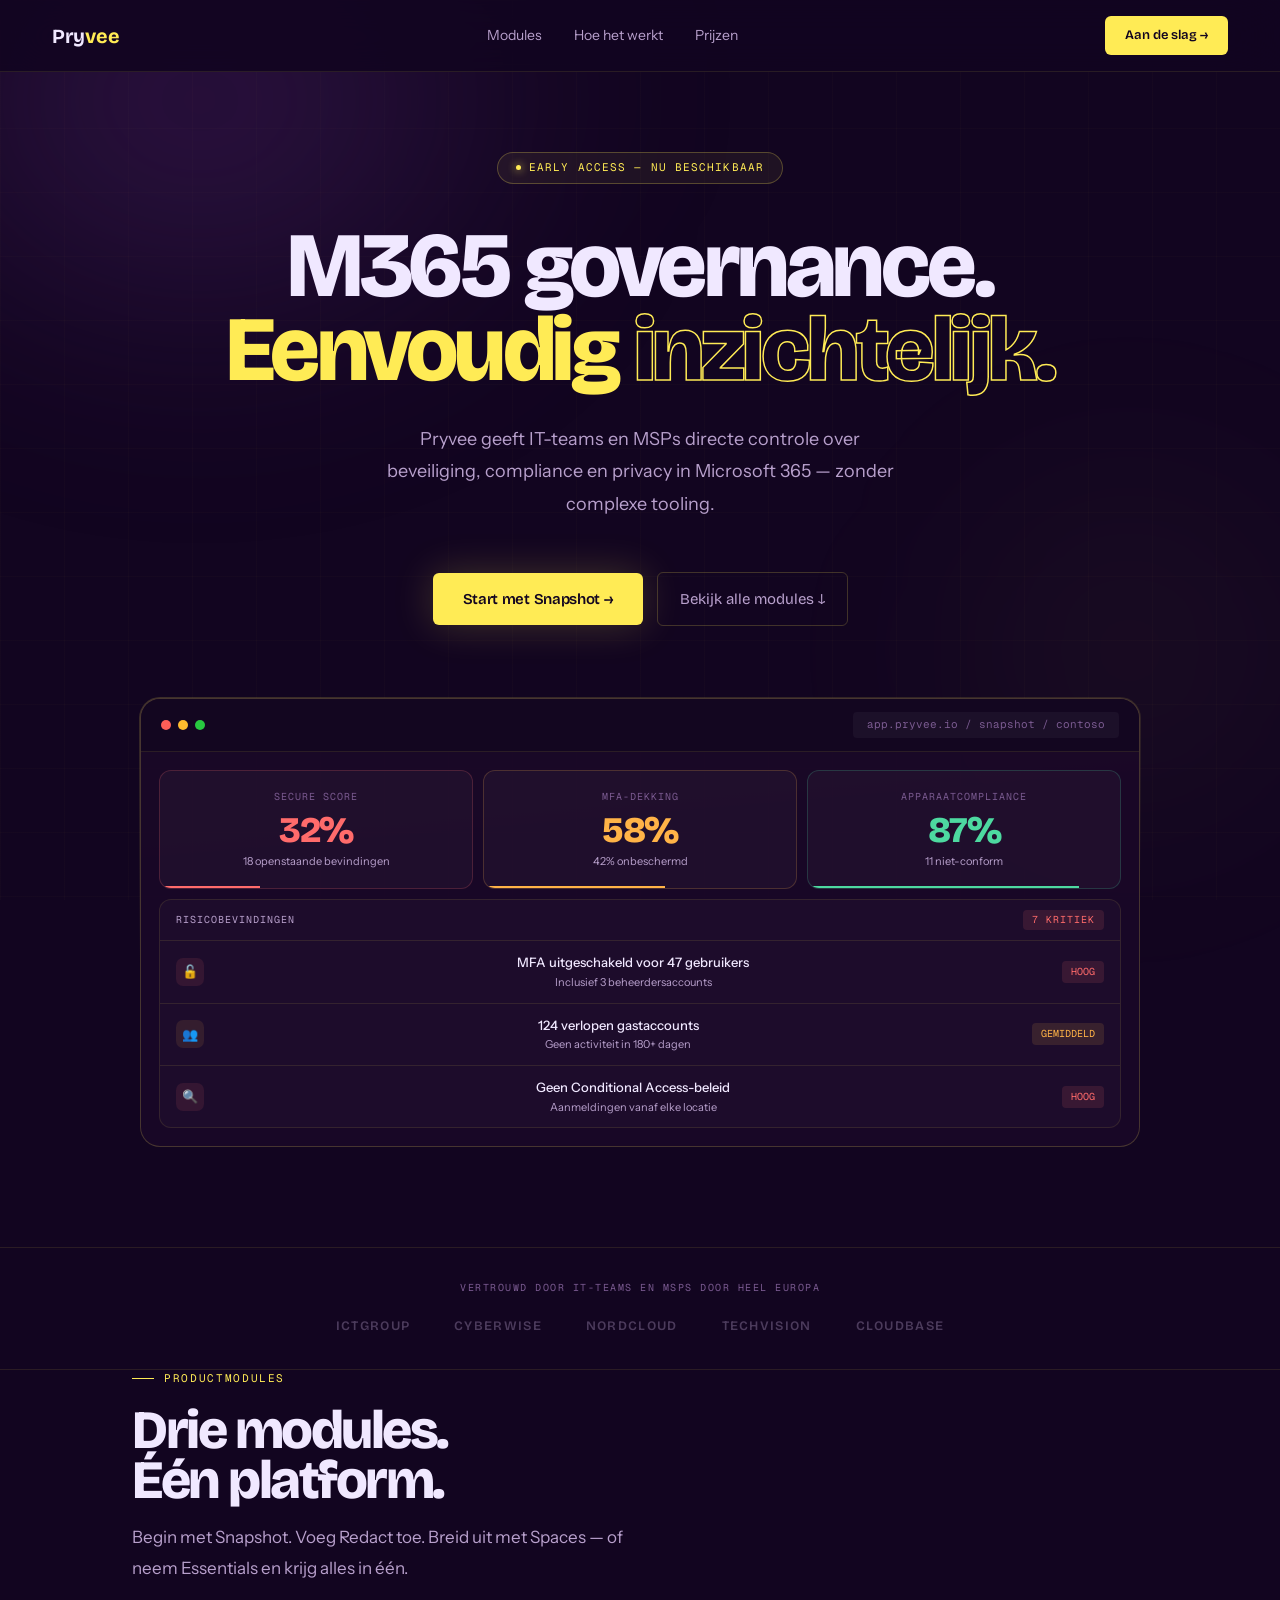
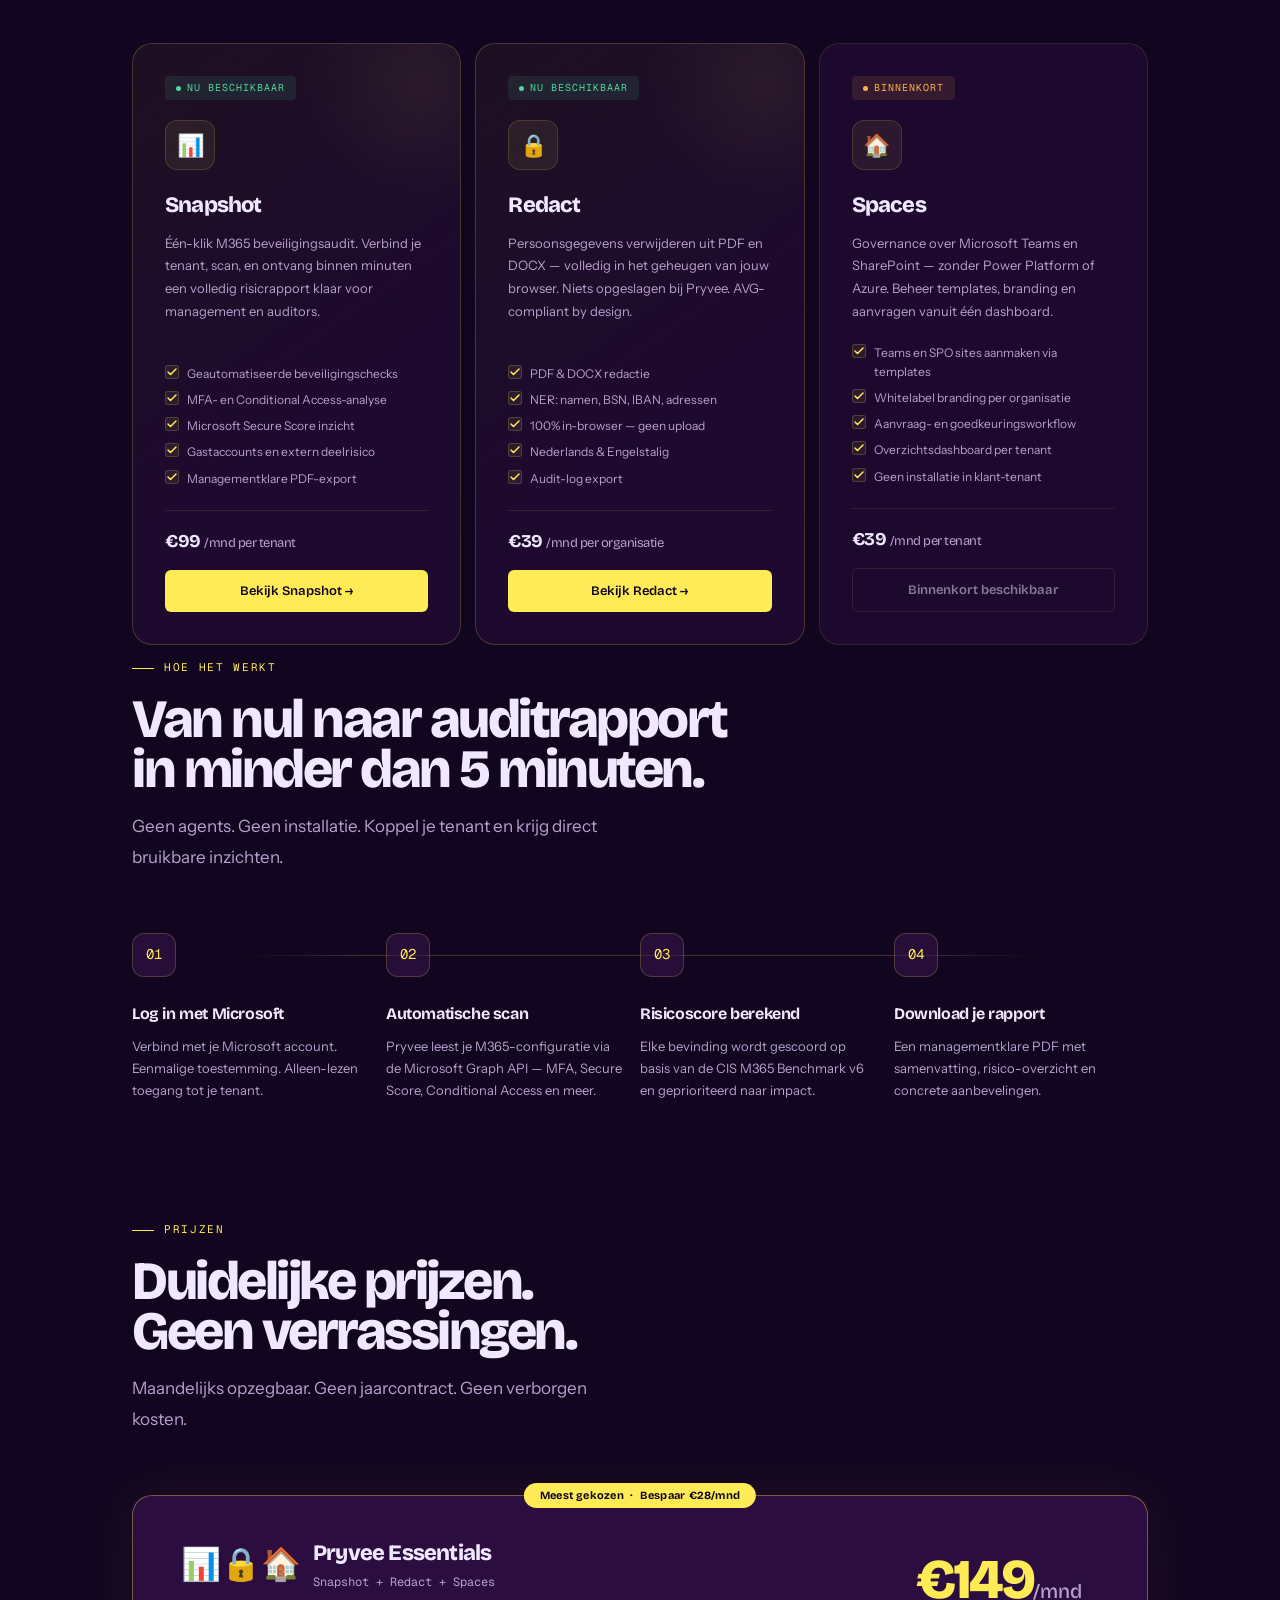
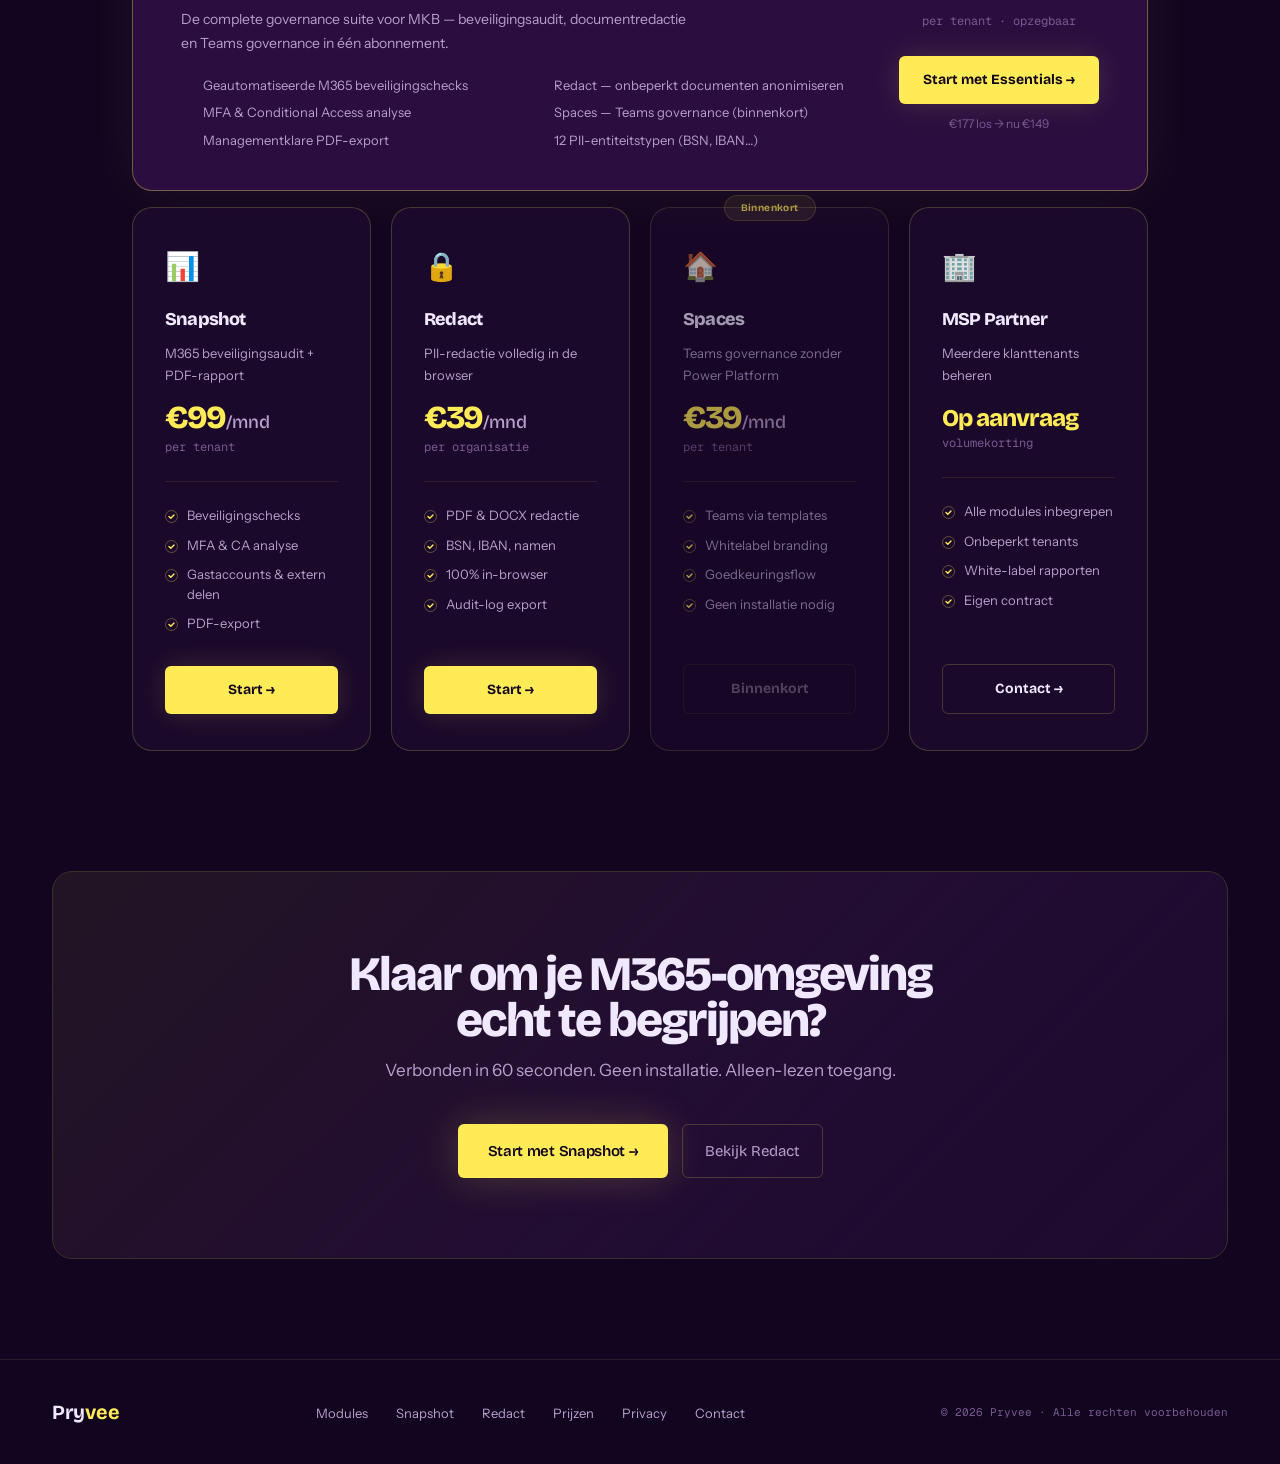
<file: index.html>
<!DOCTYPE html>
<html lang="nl" dir="ltr">
<head>
<meta charset="UTF-8">
<meta name="viewport" content="width=device-width, initial-scale=1.0">
<meta name="description" content="Pryvee — het M365 governance platform voor IT-teams en MSPs. Audit, redactie, monitoring en AI-gereedheid in één suite.">
<title>Pryvee — M365 Governance Platform</title>
<link rel="preconnect" href="https://fonts.googleapis.com">
<link href="https://fonts.googleapis.com/css2?family=Bricolage+Grotesque:opsz,wght@12..96,400;12..96,600;12..96,700;12..96,800&family=Instrument+Sans:ital,wght@0,400;0,500;0,600;1,400&family=Geist+Mono:wght@300;400;500&display=swap" rel="stylesheet">
<style>
:root{
  --ink:#120520;--plum:#1a0827;--plum2:#2a0f3d;--plum3:#3c1950;
  --gold:#ffeb55;--gold-d:#e8d400;
  --border:rgba(255,235,85,0.1);--border2:rgba(255,235,85,0.2);
  --text:#f0e8ff;--muted:#b8a0cc;--muted2:#7a5a90;
  --ok:#4dd9a0;--warn:#ffb347;--danger:#ff6b6b;
  --r:6px;--r-lg:12px;--r-xl:20px;--nav:72px
}
*,*::before,*::after{box-sizing:border-box;margin:0;padding:0}
html{scroll-behavior:smooth}
body{background:var(--ink);color:var(--text);font-family:'Instrument Sans',sans-serif;line-height:1.6;overflow-x:hidden;-webkit-font-smoothing:antialiased}
body::before{content:'';position:fixed;inset:0;background-image:linear-gradient(rgba(255,235,85,.018) 1px,transparent 1px),linear-gradient(90deg,rgba(255,235,85,.018) 1px,transparent 1px);background-size:64px 64px;pointer-events:none;z-index:0}
@keyframes up{from{opacity:0;transform:translateY(24px)}to{opacity:1;transform:translateY(0)}}
@keyframes blink{0%,100%{opacity:1}50%{opacity:.15}}
@media(prefers-reduced-motion:reduce){*{animation-duration:.01ms!important;transition-duration:.01ms!important}.reveal{opacity:1!important;transform:none!important}}
.skip{position:absolute;top:-100px;left:20px;background:var(--gold);color:var(--ink);padding:10px 22px;border-radius:0 0 var(--r) var(--r);font-weight:600;font-size:13px;text-decoration:none;z-index:9999;transition:top .2s}
.skip:focus{top:0}
:focus-visible{outline:2px solid var(--gold);outline-offset:3px;border-radius:3px}

/* ORB */
.orb{position:fixed;border-radius:50%;pointer-events:none;z-index:0;filter:blur(100px)}
.orb-1{width:800px;height:600px;background:radial-gradient(ellipse,rgba(109,51,144,.35) 0%,transparent 70%);top:-200px;left:-200px}
.orb-2{width:500px;height:500px;background:radial-gradient(ellipse,rgba(255,235,85,.05) 0%,transparent 70%);bottom:0;right:-100px}

/* NAV */
nav{position:fixed;top:0;left:0;right:0;z-index:200;height:var(--nav);display:flex;align-items:center;justify-content:space-between;padding:0 52px;background:rgba(18,5,32,.88);backdrop-filter:blur(28px);border-bottom:1px solid var(--border)}
.logo{font-family:'Bricolage Grotesque',sans-serif;font-weight:700;font-size:20px;letter-spacing:-.3px;color:var(--text);text-decoration:none}
.logo span{color:var(--gold)}
.nav-links{display:flex;gap:2px;list-style:none;align-items:center}
.nav-links a{color:var(--muted);text-decoration:none;font-size:14px;padding:9px 15px;border-radius:var(--r);min-height:42px;display:flex;align-items:center;transition:all .18s}
.nav-links a:hover{color:var(--text);background:rgba(255,255,255,.05)}
.nav-right{display:flex;align-items:center;gap:10px}
.btn-nav{background:var(--gold);color:var(--ink);padding:9px 20px;border-radius:var(--r);font-weight:600;font-size:13px;text-decoration:none;font-family:'Bricolage Grotesque',sans-serif;transition:all .18s;min-height:38px;display:flex;align-items:center;gap:6px;white-space:nowrap}
.btn-nav:hover{background:var(--gold-d);transform:translateY(-1px)}
.ham{display:none;background:none;border:1px solid var(--border2);border-radius:var(--r);cursor:pointer;color:var(--muted);min-height:42px;min-width:42px;align-items:center;justify-content:center;font-size:18px;transition:all .18s}
.ham:hover{color:var(--text)}
.drawer{display:none;flex-direction:column;position:fixed;top:var(--nav);left:0;right:0;background:rgba(18,5,32,.97);backdrop-filter:blur(28px);border-bottom:1px solid var(--border);padding:16px 24px 28px;z-index:190}
.drawer.open{display:flex}
.drawer a{color:var(--muted);text-decoration:none;font-size:16px;padding:14px 16px;border-radius:var(--r-lg);min-height:50px;display:flex;align-items:center;transition:all .2s}
.drawer a:hover{color:var(--text);background:rgba(255,235,85,.05)}
.drawer .btn-nav{margin-top:8px;justify-content:center;border:none}

/* HERO */
.hero{position:relative;z-index:1;min-height:100vh;display:flex;flex-direction:column;align-items:center;justify-content:center;text-align:center;padding:calc(var(--nav) + 80px) 24px 100px}
.eyebrow{display:inline-flex;align-items:center;gap:8px;border:1px solid rgba(255,235,85,.25);background:rgba(255,235,85,.06);border-radius:100px;padding:6px 18px;font-family:'Geist Mono',monospace;font-size:11px;letter-spacing:.1em;text-transform:uppercase;color:var(--gold);margin-bottom:40px;opacity:0;animation:up .6s .1s forwards}
.edot{width:5px;height:5px;border-radius:50%;background:var(--gold);box-shadow:0 0 8px var(--gold);animation:blink 2.4s ease-in-out infinite}
.hero h1{font-family:'Bricolage Grotesque',sans-serif;font-weight:800;font-size:clamp(42px,8vw,92px);line-height:.92;letter-spacing:-3.5px;max-width:980px;margin-bottom:30px;opacity:0;animation:up .7s .2s forwards}
.hero h1 em{font-style:normal;color:var(--gold)}
.hero h1 .hl{-webkit-text-stroke:1.5px var(--gold);color:transparent}
.hero-sub{font-size:clamp(15px,1.8vw,18px);color:var(--muted);max-width:520px;line-height:1.8;margin-bottom:52px;opacity:0;animation:up .7s .35s forwards}
.hero-actions{display:flex;gap:14px;align-items:center;flex-wrap:wrap;justify-content:center;opacity:0;animation:up .7s .5s forwards}
.btn-primary{background:var(--gold);color:var(--ink);padding:14px 30px;border-radius:var(--r);font-weight:600;font-size:15px;font-family:'Bricolage Grotesque',sans-serif;letter-spacing:-.3px;text-decoration:none;display:inline-flex;align-items:center;gap:8px;min-height:48px;transition:all .2s;box-shadow:0 0 40px rgba(255,235,85,.2);white-space:nowrap}
.btn-primary:hover{background:var(--gold-d);transform:translateY(-2px);box-shadow:0 4px 60px rgba(255,235,85,.3)}
.btn-secondary{color:var(--muted);padding:14px 22px;font-size:15px;font-family:'Bricolage Grotesque',sans-serif;text-decoration:none;display:inline-flex;align-items:center;gap:8px;min-height:48px;border:1px solid var(--border2);border-radius:var(--r);transition:all .2s;white-space:nowrap}
.btn-secondary:hover{color:var(--text);border-color:rgba(255,235,85,.35)}

/* MOCK */
.hero-mock{margin-top:72px;max-width:1000px;width:100%;position:relative;opacity:0;animation:up .9s .7s forwards}
.hero-mock::before{content:'';position:absolute;inset:-1px;background:linear-gradient(175deg,rgba(255,235,85,.18) 0%,transparent 50%);border-radius:21px;z-index:-1;pointer-events:none}
.mock-frame{background:rgba(26,8,39,.95);border:1px solid var(--border2);border-radius:var(--r-xl);overflow:hidden}
.mock-bar{display:flex;align-items:center;gap:7px;padding:13px 20px;background:rgba(18,5,32,.8);border-bottom:1px solid var(--border)}
.mdot{width:10px;height:10px;border-radius:50%}
.mdot:nth-child(1){background:#ff5f57}.mdot:nth-child(2){background:#febc2e}.mdot:nth-child(3){background:#28c840}
.mock-url{font-family:'Geist Mono',monospace;font-size:11px;color:var(--muted2);background:rgba(255,255,255,.04);padding:4px 14px;border-radius:4px;margin-left:auto}
.mock-body{padding:18px;display:grid;grid-template-columns:repeat(3,1fr);gap:10px}
.mc{background:rgba(255,255,255,.03);border:1px solid var(--border);border-radius:var(--r-lg);padding:18px;position:relative;overflow:hidden}
.mc.r{border-color:rgba(255,107,107,.2)}.mc.a{border-color:rgba(255,179,71,.2)}.mc.g{border-color:rgba(77,217,160,.2)}
.mc-lbl{font-family:'Geist Mono',monospace;font-size:10px;color:var(--muted2);text-transform:uppercase;letter-spacing:.1em;margin-bottom:8px}
.mc-val{font-family:'Bricolage Grotesque',sans-serif;font-weight:800;font-size:36px;line-height:1;letter-spacing:-1.5px}
.mc.r .mc-val{color:var(--danger)}.mc.a .mc-val{color:var(--warn)}.mc.g .mc-val{color:var(--ok)}
.mc-sub{font-size:11px;color:var(--muted);margin-top:4px}
.mc-bar{position:absolute;bottom:0;left:0;height:2px}
.mc.r .mc-bar{background:var(--danger);width:32%}.mc.a .mc-bar{background:var(--warn);width:58%}.mc.g .mc-bar{background:var(--ok);width:87%}
.mfinds{grid-column:span 3;background:rgba(255,255,255,.025);border:1px solid var(--border);border-radius:var(--r-lg);overflow:hidden}
.mf-head{padding:10px 16px;border-bottom:1px solid var(--border);font-family:'Geist Mono',monospace;font-size:10px;color:var(--muted);text-transform:uppercase;letter-spacing:.1em;display:flex;justify-content:space-between;align-items:center}
.mf-badge{background:rgba(255,107,107,.12);color:var(--danger);border-radius:4px;padding:2px 9px;font-size:10px}
.mfind{display:flex;align-items:center;gap:12px;padding:11px 16px;border-bottom:1px solid var(--border)}
.mfind:last-child{border-bottom:none}
.mf-icon{width:28px;height:28px;border-radius:7px;display:flex;align-items:center;justify-content:center;font-size:13px;flex-shrink:0}
.mf-icon.r{background:rgba(255,107,107,.1)}.mf-icon.y{background:rgba(255,179,71,.1)}
.mf-info{flex:1;min-width:0}
.mf-t{font-size:13px;font-weight:500;white-space:nowrap;overflow:hidden;text-overflow:ellipsis}
.mf-d{font-size:11px;color:var(--muted);margin-top:1px;white-space:nowrap;overflow:hidden;text-overflow:ellipsis}
.mf-b{font-family:'Geist Mono',monospace;font-size:10px;padding:3px 9px;border-radius:4px;text-transform:uppercase;flex-shrink:0}
.mf-b.h{background:rgba(255,107,107,.12);color:var(--danger)}.mf-b.m{background:rgba(255,179,71,.12);color:var(--warn)}

/* SECTIONS */
.wrap{position:relative;z-index:1;max-width:1120px;margin:0 auto;padding:0 52px}
.sec{padding:120px 0}
.tag{font-family:'Geist Mono',monospace;font-size:11px;color:var(--gold);text-transform:uppercase;letter-spacing:.15em;margin-bottom:18px;display:flex;align-items:center;gap:10px}
.tag::before{content:'';width:22px;height:1px;background:var(--gold)}
.h2{font-family:'Bricolage Grotesque',sans-serif;font-weight:800;font-size:clamp(30px,4.5vw,54px);line-height:.93;letter-spacing:-2.5px;margin-bottom:16px}
.lead{color:var(--muted);font-size:17px;max-width:500px;line-height:1.8;margin-bottom:60px}

/* LOGOS */
.logos-sec{position:relative;z-index:1;padding:32px 52px;border-top:1px solid var(--border);border-bottom:1px solid var(--border)}
.logos-lbl{font-family:'Geist Mono',monospace;font-size:10px;color:var(--muted2);text-transform:uppercase;letter-spacing:.15em;text-align:center;margin-bottom:20px}
.logos-row{display:flex;gap:44px;align-items:center;justify-content:center;flex-wrap:wrap;opacity:.35}
.logos-row span{font-family:'Bricolage Grotesque',sans-serif;font-weight:600;font-size:13px;color:var(--muted);letter-spacing:.1em}

/* MODULES */
.modules-grid{display:grid;grid-template-columns:repeat(3,1fr);gap:14px;margin-bottom:14px}
.mod{background:rgba(42,15,61,.5);border:1px solid var(--border);border-radius:var(--r-xl);padding:32px;display:flex;flex-direction:column;transition:all .3s;position:relative;overflow:hidden;text-decoration:none;color:inherit}
.mod:hover{transform:translateY(-4px);border-color:var(--border2)}
.mod.live{border-color:rgba(255,235,85,.18);background:linear-gradient(145deg,rgba(255,235,85,.05) 0%,rgba(42,15,61,.5) 60%)}
.mod.live:hover{border-color:rgba(255,235,85,.35)}
.mod-glow{position:absolute;top:-80px;right:-80px;width:240px;height:240px;background:radial-gradient(circle,rgba(255,235,85,.06) 0%,transparent 70%);pointer-events:none}
.pill{display:inline-flex;align-items:center;gap:6px;font-family:'Geist Mono',monospace;font-size:10px;text-transform:uppercase;letter-spacing:.1em;padding:4px 11px;border-radius:4px;margin-bottom:20px;width:fit-content}
.pill-live{background:rgba(77,217,160,.1);color:var(--ok)}.pill-soon{background:rgba(255,179,71,.1);color:var(--warn)}.pill-future{background:rgba(255,235,85,.08);color:var(--gold)}
.pdot{width:5px;height:5px;border-radius:50%;background:currentColor}.pill-live .pdot{animation:blink 2s infinite}
.mod-ico{font-size:22px;width:50px;height:50px;border-radius:var(--r-lg);background:rgba(255,235,85,.07);border:1px solid rgba(255,235,85,.14);display:flex;align-items:center;justify-content:center;margin-bottom:18px}
.mod-t{font-family:'Bricolage Grotesque',sans-serif;font-weight:800;font-size:22px;letter-spacing:-.8px;margin-bottom:8px}
.mod-d{color:var(--muted);font-size:13px;line-height:1.75;flex:1;margin-bottom:20px}
.mod-feats{list-style:none;display:flex;flex-direction:column;gap:7px;margin-bottom:22px}
.mod-feats li{font-size:12px;color:var(--muted);display:flex;align-items:flex-start;gap:8px}
.mod-feats li::before{content:'';width:14px;height:14px;flex-shrink:0;margin-top:1px;border-radius:3px;background:rgba(255,235,85,.07);border:1px solid rgba(255,235,85,.18);background-image:url("data:image/svg+xml,%3Csvg width='10' height='8' viewBox='0 0 10 8' fill='none' xmlns='http://www.w3.org/2000/svg'%3E%3Cpath d='M1 4L3.5 6.5L9 1' stroke='%23ffeb55' stroke-width='1.5' stroke-linecap='round' stroke-linejoin='round'/%3E%3C/svg%3E");background-repeat:no-repeat;background-position:center}
.mod-price{padding-top:16px;border-top:1px solid var(--border);font-family:'Bricolage Grotesque',sans-serif;font-weight:700;font-size:18px;letter-spacing:-.5px;margin-bottom:14px}
.mod-price span{font-size:13px;font-weight:400;color:var(--muted)}
.btn-mod{display:flex;align-items:center;justify-content:center;padding:11px;border-radius:var(--r);font-size:13px;font-weight:600;font-family:'Bricolage Grotesque',sans-serif;text-decoration:none;transition:all .2s;border:none;cursor:pointer}
.btn-mod.fill{background:var(--gold);color:var(--ink)}.btn-mod.fill:hover{background:var(--gold-d);transform:translateY(-1px)}
.btn-mod.out{border:1px solid var(--border2);color:var(--text);background:none}.btn-mod.out:hover{border-color:rgba(255,235,85,.35);color:var(--gold)}
.mod-wide{grid-column:span 3}
.mod-wide .mod-feats{display:grid;grid-template-columns:1fr 1fr 1fr;gap:7px 24px}
.cs-over{position:absolute;inset:0;border-radius:var(--r-xl);background:rgba(18,5,32,.7);backdrop-filter:blur(4px);display:flex;flex-direction:column;align-items:center;justify-content:center;gap:8px;z-index:2}
.cs-t{font-family:'Bricolage Grotesque',sans-serif;font-weight:700;font-size:18px;letter-spacing:-.4px}
.cs-d{font-size:13px;color:var(--muted)}
.cs-link{margin-top:8px;padding:9px 20px;border:1px solid rgba(255,235,85,.3);border-radius:var(--r);color:var(--gold);font-size:13px;text-decoration:none;font-family:'Bricolage Grotesque',sans-serif;font-weight:600;background:rgba(18,5,32,.8);transition:all .18s}
.cs-link:hover{background:rgba(255,235,85,.08)}

/* HOW */
.steps{display:grid;grid-template-columns:repeat(4,1fr);gap:0;position:relative}
.steps::before{content:'';position:absolute;top:22px;left:11%;width:78%;height:1px;background:linear-gradient(90deg,transparent,var(--border2) 15%,var(--border2) 85%,transparent)}
.step-n{width:44px;height:44px;border-radius:var(--r-lg);border:1px solid var(--border2);background:rgba(60,25,80,.5);display:flex;align-items:center;justify-content:center;margin-bottom:24px;position:relative;z-index:1}
.step-n span{font-family:'Geist Mono',monospace;font-size:14px;color:var(--gold)}
.step-t{font-family:'Bricolage Grotesque',sans-serif;font-weight:700;font-size:16px;margin-bottom:9px;letter-spacing:-.4px}
.step-d{font-size:13px;color:var(--muted);line-height:1.7;padding-right:16px}

/* NIEUWE PRICING */
.new-price-grid{display:grid;grid-template-columns:repeat(3,1fr);gap:20px;align-items:start}
.nplan{background:rgba(42,15,61,.4);border:1px solid var(--border2);border-radius:var(--r-xl);padding:36px 32px;position:relative;transition:transform .2s,border-color .2s;display:flex;flex-direction:column}
.nplan:hover{transform:translateY(-4px);border-color:rgba(255,235,85,.3)}
.nplan.hi{background:rgba(60,20,85,.6);border-color:rgba(255,235,85,.35);box-shadow:0 0 60px rgba(255,235,85,.06)}
.nplan-badge{position:absolute;top:-13px;left:50%;transform:translateX(-50%);background:var(--gold);color:var(--ink);font-family:'Bricolage Grotesque',sans-serif;font-weight:700;font-size:11px;padding:4px 16px;border-radius:100px;white-space:nowrap;letter-spacing:.02em}
.nplan-ico{font-size:28px;margin-bottom:16px}
.nplan-name{font-family:'Bricolage Grotesque',sans-serif;font-weight:800;font-size:22px;letter-spacing:-.8px;margin-bottom:8px}
.nplan-desc{font-size:13px;color:var(--muted);line-height:1.7;margin-bottom:24px;min-height:52px}
.nplan-price{font-family:'Bricolage Grotesque',sans-serif;font-weight:800;font-size:42px;letter-spacing:-2px;color:var(--gold);line-height:1}
.nplan-price span{font-size:18px;font-weight:500;color:var(--muted);letter-spacing:0}
.nplan-price-wrap{display:flex;align-items:center;gap:16px;flex-wrap:wrap;margin-bottom:4px}
.nplan-or{font-family:'Geist Mono',monospace;font-size:11px;color:var(--muted2);background:rgba(255,255,255,.04);border:1px solid var(--border);padding:3px 10px;border-radius:100px}
.nplan-per{font-size:12px;color:var(--muted2);margin-top:4px;font-family:'Geist Mono',monospace}
.nplan-div{height:1px;background:var(--border);margin:24px 0}
.nplan-feats{list-style:none;display:flex;flex-direction:column;gap:10px;margin-bottom:32px;flex:1}
.nplan-feats li{font-size:13px;color:var(--muted);padding-left:22px;position:relative;line-height:1.5}
.nplan-feats li::before{content:'';position:absolute;left:0;top:4px;width:13px;height:13px;background-image:url("data:image/svg+xml,%3Csvg width='13' height='13' viewBox='0 0 13 13' fill='none' xmlns='http://www.w3.org/2000/svg'%3E%3Ccircle cx='6.5' cy='6.5' r='6' stroke='rgba(255,235,85,0.3)'/%3E%3Cpath d='M4 6.5L5.8 8.3L9 5' stroke='%23ffeb55' stroke-width='1.4' stroke-linecap='round' stroke-linejoin='round'/%3E%3C/svg%3E");background-repeat:no-repeat;background-position:center}
.btn-plan{display:flex;align-items:center;justify-content:center;width:100%;padding:13px 20px;border-radius:var(--r);font-family:'Bricolage Grotesque',sans-serif;font-weight:700;font-size:14px;text-decoration:none;transition:all .2s;min-height:48px;cursor:pointer;margin-top:auto;border:none}
.btn-plan.fill{background:var(--gold);color:var(--ink);box-shadow:0 0 30px rgba(255,235,85,.15)}.btn-plan.fill:hover{background:var(--gold-d);transform:translateY(-1px)}
.btn-plan.out{border:1px solid var(--border2);color:var(--text);background:none}.btn-plan.out:hover{border-color:rgba(255,235,85,.4);color:var(--gold)}

/* CTA */
.cta-strip{position:relative;z-index:1;margin:0 52px 100px;padding:80px 64px;text-align:center;border-radius:var(--r-xl);border:1px solid rgba(255,235,85,.18);overflow:hidden}
.cta-strip::before{content:'';position:absolute;inset:0;background:linear-gradient(135deg,rgba(255,235,85,.07) 0%,rgba(60,25,80,.4) 55%,rgba(109,51,144,.12) 100%);z-index:0}
.cta-strip>*{position:relative;z-index:1}
.cta-strip h2{font-family:'Bricolage Grotesque',sans-serif;font-weight:800;font-size:clamp(26px,4vw,48px);letter-spacing:-2px;margin-bottom:14px;line-height:.95}
.cta-strip p{color:var(--muted);font-size:17px;margin-bottom:40px}
.cta-btns{display:flex;gap:14px;justify-content:center;flex-wrap:wrap}

/* FOOTER */
footer{position:relative;z-index:1;border-top:1px solid var(--border);padding:36px 52px;display:flex;align-items:center;justify-content:space-between;flex-wrap:wrap;gap:20px}
.f-links{display:flex;gap:28px;list-style:none;flex-wrap:wrap}
.f-links a{font-size:13px;color:var(--muted);text-decoration:none;transition:color .18s}
.f-links a:hover{color:var(--text)}
.f-copy{font-family:'Geist Mono',monospace;font-size:11px;color:var(--muted2)}

/* REVEAL */
.reveal{opacity:0;transform:translateY(24px);transition:opacity .65s ease,transform .65s ease}
.reveal.in{opacity:1;transform:translateY(0)}

/* RESPONSIVE */
@media(max-width:960px){
  nav{padding:0 20px}
  .nav-links{display:none}
  .ham{display:flex}
  .wrap{padding:0 20px}
  .logos-sec{padding:24px 20px}
  .modules-grid{grid-template-columns:1fr}
  .mod-wide{grid-column:span 1}
  .mod-wide .mod-feats{grid-template-columns:1fr}
  .steps{grid-template-columns:1fr 1fr;gap:24px}
  .steps::before{display:none}
  .new-price-grid{grid-template-columns:1fr}
  .cta-strip{margin:0 20px 60px;padding:48px 24px}
  .cta-btns{flex-direction:column}
  .cta-btns a{width:100%;justify-content:center}
  footer{padding:24px 20px;flex-direction:column;align-items:flex-start}
  .hero-mock{margin-top:56px}
  .hero-actions{flex-direction:column;width:100%;max-width:380px}
  .btn-primary,.btn-secondary{width:100%;justify-content:center}
  .mock-body{grid-template-columns:1fr}
  .mfinds{grid-column:span 1}
}
@media(max-width:560px){
  .steps{grid-template-columns:1fr}
  .hero h1{letter-spacing:-2px}
  .hero h1 .hl{-webkit-text-stroke:1px var(--gold)}
}
</style>
</head>
<body>

<div class="orb orb-1" aria-hidden="true"></div>
<div class="orb orb-2" aria-hidden="true"></div>
<a href="#main" class="skip">Naar hoofdinhoud</a>

<!-- NAV -->
<nav aria-label="Hoofdnavigatie">
  <a href="index.html" class="logo">Pry<span>vee</span></a>
  <ul class="nav-links" id="nav-links">
    <li><a href="#modules">Modules</a></li>
    <li><a href="#how">Hoe het werkt</a></li>
    <li><a href="#pricing">Prijzen</a></li>
  </ul>
  <div class="nav-right">
    <button class="ham" id="ham" aria-label="Menu openen" aria-expanded="false">&#9776;</button>
    <a href="snapshot.html" class="btn-nav">Aan de slag &#8594;</a>
  </div>
</nav>

<nav class="drawer" id="drawer" aria-label="Mobiele navigatie">
  <a href="#modules" onclick="closeD()">Modules</a>
  <a href="#how" onclick="closeD()">Hoe het werkt</a>
  <a href="#pricing" onclick="closeD()">Prijzen</a>
  <a href="snapshot.html" class="btn-nav" onclick="closeD()">Aan de slag &#8594;</a>
</nav>

<main id="main">

<!-- HERO -->
<section class="hero" aria-labelledby="hero-h1">
  <div class="eyebrow"><span class="edot" aria-hidden="true"></span>Early access — nu beschikbaar</div>
  <h1 id="hero-h1">
    M365 governance.<br>
    <em>Eenvoudig</em> <span class="hl">inzichtelijk.</span>
  </h1>
  <p class="hero-sub">Pryvee geeft IT-teams en MSPs directe controle over beveiliging, compliance en privacy in Microsoft 365 — zonder complexe tooling.</p>
  <div class="hero-actions">
    <a href="snapshot.html" class="btn-primary">Start met Snapshot &#8594;</a>
    <a href="#modules" class="btn-secondary">Bekijk alle modules &#8595;</a>
  </div>
  <div class="hero-mock" role="img" aria-label="Pryvee Snapshot dashboard preview">
    <div class="mock-frame">
      <div class="mock-bar" aria-hidden="true">
        <div class="mdot"></div><div class="mdot"></div><div class="mdot"></div>
        <div class="mock-url">app.pryvee.io / snapshot / contoso</div>
      </div>
      <div class="mock-body" aria-hidden="true">
        <div class="mc r"><div class="mc-lbl">Secure Score</div><div class="mc-val">32%</div><div class="mc-sub">18 openstaande bevindingen</div><div class="mc-bar"></div></div>
        <div class="mc a"><div class="mc-lbl">MFA-dekking</div><div class="mc-val">58%</div><div class="mc-sub">42% onbeschermd</div><div class="mc-bar"></div></div>
        <div class="mc g"><div class="mc-lbl">Apparaatcompliance</div><div class="mc-val">87%</div><div class="mc-sub">11 niet-conform</div><div class="mc-bar"></div></div>
        <div class="mfinds">
          <div class="mf-head"><span>Risicobevindingen</span><span class="mf-badge">7 kritiek</span></div>
          <div class="mfind"><div class="mf-icon r">&#128275;</div><div class="mf-info"><div class="mf-t">MFA uitgeschakeld voor 47 gebruikers</div><div class="mf-d">Inclusief 3 beheerdersaccounts</div></div><span class="mf-b h">Hoog</span></div>
          <div class="mfind"><div class="mf-icon y">&#128101;</div><div class="mf-info"><div class="mf-t">124 verlopen gastaccounts</div><div class="mf-d">Geen activiteit in 180+ dagen</div></div><span class="mf-b m">Gemiddeld</span></div>
          <div class="mfind"><div class="mf-icon r">&#128269;</div><div class="mf-info"><div class="mf-t">Geen Conditional Access-beleid</div><div class="mf-d">Aanmeldingen vanaf elke locatie</div></div><span class="mf-b h">Hoog</span></div>
        </div>
      </div>
    </div>
  </div>
</section>

<!-- LOGOS -->
<div class="logos-sec" aria-label="Vertrouwd door">
  <div class="logos-lbl">Vertrouwd door IT-teams en MSPs door heel Europa</div>
  <div class="logos-row" aria-hidden="true">
    <span>ICTGROUP</span><span>CYBERWISE</span><span>NORDCLOUD</span><span>TECHVISION</span><span>CLOUDBASE</span>
  </div>
</div>

<!-- ── MODULES SECTIE ─────────────────────────────────────── -->
<section class="wrap reveal" id="modules" aria-labelledby="mod-h">
  <div class="tag">Productmodules</div>
  <h2 class="h2" id="mod-h">Drie modules.<br>Één platform.</h2>
  <p class="lead">Begin met Snapshot. Voeg Redact toe. Breid uit met Spaces — of neem Essentials en krijg alles in één.</p>
 
  <div class="modules-grid">
 
    <!-- Snapshot -->
    <a href="snapshot.html" class="mod live">
      <div class="mod-glow" aria-hidden="true"></div>
      <div class="pill pill-live"><span class="pdot" aria-hidden="true"></span>Nu beschikbaar</div>
      <div class="mod-ico" aria-hidden="true">&#128202;</div>
      <div class="mod-t">Snapshot</div>
      <p class="mod-d">Één-klik M365 beveiligingsaudit. Verbind je tenant, scan, en ontvang binnen minuten een volledig risicrapport klaar voor management en auditors.</p>
      <ul class="mod-feats">
        <li>Geautomatiseerde beveiligingschecks</li>
        <li>MFA- en Conditional Access-analyse</li>
        <li>Microsoft Secure Score inzicht</li>
        <li>Gastaccounts en extern deelrisico</li>
        <li>Managementklare PDF-export</li>
      </ul>
      <div class="mod-price">€99 <span>/mnd per tenant</span></div>
      <div class="btn-mod fill">Bekijk Snapshot &#8594;</div>
    </a>
 
    <!-- Redact -->
    <a href="redact.html" class="mod live">
      <div class="mod-glow" aria-hidden="true"></div>
      <div class="pill pill-live"><span class="pdot" aria-hidden="true"></span>Nu beschikbaar</div>
      <div class="mod-ico" aria-hidden="true">&#128274;</div>
      <div class="mod-t">Redact</div>
      <p class="mod-d">Persoonsgegevens verwijderen uit PDF en DOCX — volledig in het geheugen van jouw browser. Niets opgeslagen bij Pryvee. AVG-compliant by design.</p>
      <ul class="mod-feats">
        <li>PDF &amp; DOCX redactie</li>
        <li>NER: namen, BSN, IBAN, adressen</li>
        <li>100% in-browser — geen upload</li>
        <li>Nederlands &amp; Engelstalig</li>
        <li>Audit-log export</li>
      </ul>
      <div class="mod-price">€39 <span>/mnd per organisatie</span></div>
      <div class="btn-mod fill">Bekijk Redact &#8594;</div>
    </a>
 
    <!-- Spaces — binnenkort -->
    <div class="mod" style="position:relative">
      <div class="pill pill-soon"><span class="pdot" aria-hidden="true"></span>Binnenkort</div>
      <div class="mod-ico" aria-hidden="true">&#127968;</div>
      <div class="mod-t">Spaces</div>
      <p class="mod-d">Governance over Microsoft Teams en SharePoint — zonder Power Platform of Azure. Beheer templates, branding en aanvragen vanuit één dashboard.</p>
      <ul class="mod-feats">
        <li>Teams en SPO sites aanmaken via templates</li>
        <li>Whitelabel branding per organisatie</li>
        <li>Aanvraag- en goedkeuringsworkflow</li>
        <li>Overzichtsdashboard per tenant</li>
        <li>Geen installatie in klant-tenant</li>
      </ul>
      <div class="mod-price">€39 <span>/mnd per tenant</span></div>
      <div class="btn-mod out" style="opacity:.5;cursor:default">Binnenkort beschikbaar</div>
    </div>
 
  </div>
</section>

<!-- HOW -->
<section class="reveal" id="how" aria-labelledby="how-h">
  <div class="wrap" style="padding-bottom:120px">
    <div class="tag">Hoe het werkt</div>
    <h2 class="h2" id="how-h">Van nul naar auditrapport<br>in minder dan 5 minuten.</h2>
    <p class="lead">Geen agents. Geen installatie. Koppel je tenant en krijg direct bruikbare inzichten.</p>
    <div class="steps" role="list">
      <div class="step" role="listitem"><div class="step-n"><span>01</span></div><h3 class="step-t">Log in met Microsoft</h3><p class="step-d">Verbind met je Microsoft account. Eenmalige toestemming. Alleen-lezen toegang tot je tenant.</p></div>
      <div class="step" role="listitem"><div class="step-n"><span>02</span></div><h3 class="step-t">Automatische scan</h3><p class="step-d">Pryvee leest je M365-configuratie via de Microsoft Graph API — MFA, Secure Score, Conditional Access en meer.</p></div>
      <div class="step" role="listitem"><div class="step-n"><span>03</span></div><h3 class="step-t">Risicoscore berekend</h3><p class="step-d">Elke bevinding wordt gescoord op basis van de CIS M365 Benchmark v6 en geprioriteerd naar impact.</p></div>
      <div class="step" role="listitem"><div class="step-n"><span>04</span></div><h3 class="step-t">Download je rapport</h3><p class="step-d">Een managementklare PDF met samenvatting, risico-overzicht en concrete aanbevelingen.</p></div>
    </div>
  </div>
</section>

<!-- PRICING -->
<section class="wrap reveal" id="pricing" aria-labelledby="price-h" style="padding-bottom:120px">
  <div class="tag">Prijzen</div>
  <h2 class="h2" id="price-h">Duidelijke prijzen.<br>Geen verrassingen.</h2>
  <p class="lead">Maandelijks opzegbaar. Geen jaarcontract. Geen verborgen kosten.</p>

  <!-- Essentials hero -->
  <div class="nplan hi" style="margin-bottom:16px;padding:40px 48px">
    <div class="nplan-badge">Meest gekozen &nbsp;·&nbsp; Bespaar €28/mnd</div>
    <div style="display:grid;grid-template-columns:1fr auto;gap:48px;align-items:center">
      <div>
        <div style="display:flex;align-items:center;gap:12px;margin-bottom:16px">
          <span style="font-size:32px">&#128202;&#128274;&#127968;</span>
          <div>
            <div class="nplan-name" style="margin-bottom:2px">Pryvee Essentials</div>
            <div style="font-size:12px;color:var(--muted);font-family:'Geist Mono',monospace">Snapshot + Redact + Spaces</div>
          </div>
        </div>
        <p style="font-size:14px;color:var(--muted);line-height:1.7;margin-bottom:20px;max-width:520px">De complete governance suite voor MKB — beveiligingsaudit, documentredactie en Teams governance in één abonnement.</p>
        <div style="display:grid;grid-template-columns:1fr 1fr;gap:8px 32px">
          <div style="font-size:13px;color:var(--muted);padding-left:22px;position:relative;line-height:1.5">Geautomatiseerde M365 beveiligingschecks</div>
          <div style="font-size:13px;color:var(--muted);padding-left:22px;position:relative;line-height:1.5">Redact — onbeperkt documenten anonimiseren</div>
          <div style="font-size:13px;color:var(--muted);padding-left:22px;position:relative;line-height:1.5">MFA &amp; Conditional Access analyse</div>
          <div style="font-size:13px;color:var(--muted);padding-left:22px;position:relative;line-height:1.5">Spaces — Teams governance (binnenkort)</div>
          <div style="font-size:13px;color:var(--muted);padding-left:22px;position:relative;line-height:1.5">Managementklare PDF-export</div>
          <div style="font-size:13px;color:var(--muted);padding-left:22px;position:relative;line-height:1.5">12 PII-entiteitstypen (BSN, IBAN…)</div>
        </div>
      </div>
      <div style="text-align:center;min-width:200px">
        <div class="nplan-price" style="font-size:56px;letter-spacing:-3px">€149<span style="font-size:20px">/mnd</span></div>
        <div class="nplan-per" style="margin-bottom:24px">per tenant &middot; opzegbaar</div>
        <a href="snapshot-tool.html" class="btn-plan fill" style="white-space:nowrap">Start met Essentials &#8594;</a>
        <div style="margin-top:10px;font-size:12px;color:var(--muted2)">€177 los &rarr; nu €149</div>
      </div>
    </div>
  </div>

  <!-- Losse modules + MSP — stretch zodat kaarten gelijke hoogte krijgen -->
  <div class="new-price-grid" style="grid-template-columns:repeat(4,1fr);align-items:stretch">

    <!-- Snapshot -->
    <div class="nplan" style="display:flex;flex-direction:column">
      <div class="nplan-ico">&#128202;</div>
      <div class="nplan-name" style="font-size:18px">Snapshot</div>
      <p class="nplan-desc" style="min-height:auto;margin-bottom:16px">M365 beveiligingsaudit + PDF-rapport</p>
      <div class="nplan-price" style="font-size:32px;letter-spacing:-1.5px">€99<span>/mnd</span></div>
      <div class="nplan-per">per tenant</div>
      <div class="nplan-div"></div>
      <ul class="nplan-feats">
        <li>Beveiligingschecks</li>
        <li>MFA &amp; CA analyse</li>
        <li>Gastaccounts &amp; extern delen</li>
        <li>PDF-export</li>
      </ul>
      <a href="snapshot-tool.html" class="btn-plan fill" style="margin-top:auto">Start &#8594;</a>
    </div>

    <!-- Redact -->
    <div class="nplan" style="display:flex;flex-direction:column">
      <div class="nplan-ico">&#128274;</div>
      <div class="nplan-name" style="font-size:18px">Redact</div>
      <p class="nplan-desc" style="min-height:auto;margin-bottom:16px">PII-redactie volledig in de browser</p>
      <div class="nplan-price" style="font-size:32px;letter-spacing:-1.5px">€39<span>/mnd</span></div>
      <div class="nplan-per">per organisatie</div>
      <div class="nplan-div"></div>
      <ul class="nplan-feats">
        <li>PDF &amp; DOCX redactie</li>
        <li>BSN, IBAN, namen</li>
        <li>100% in-browser</li>
        <li>Audit-log export</li>
      </ul>
      <a href="redact-tool.html" class="btn-plan fill" style="margin-top:auto">Start &#8594;</a>
    </div>

    <!-- Spaces -->
    <div class="nplan" style="display:flex;flex-direction:column;opacity:.65">
      <div class="nplan-badge" style="background:rgba(255,235,85,.1);color:var(--gold);border:1px solid rgba(255,235,85,.2);font-size:10px;letter-spacing:.04em">Binnenkort</div>
      <div class="nplan-ico">&#127968;</div>
      <div class="nplan-name" style="font-size:18px">Spaces</div>
      <p class="nplan-desc" style="min-height:auto;margin-bottom:16px">Teams governance zonder Power Platform</p>
      <div class="nplan-price" style="font-size:32px;letter-spacing:-1.5px">€39<span>/mnd</span></div>
      <div class="nplan-per">per tenant</div>
      <div class="nplan-div"></div>
      <ul class="nplan-feats">
        <li>Teams via templates</li>
        <li>Whitelabel branding</li>
        <li>Goedkeuringsflow</li>
        <li>Geen installatie nodig</li>
      </ul>
      <div class="btn-plan out" style="margin-top:auto;opacity:.4;cursor:default;pointer-events:none">Binnenkort</div>
    </div>

    <!-- MSP -->
    <div class="nplan" style="display:flex;flex-direction:column">
      <div class="nplan-ico">&#127970;</div>
      <div class="nplan-name" style="font-size:18px">MSP Partner</div>
      <p class="nplan-desc" style="min-height:auto;margin-bottom:16px">Meerdere klanttenants beheren</p>
      <div class="nplan-price" style="font-size:24px;letter-spacing:-1px;margin-top:4px">Op aanvraag</div>
      <div class="nplan-per">volumekorting</div>
      <div class="nplan-div"></div>
      <ul class="nplan-feats">
        <li>Alle modules inbegrepen</li>
        <li>Onbeperkt tenants</li>
        <li>White-label rapporten</li>
        <li>Eigen contract</li>
      </ul>
      <a href="mailto:info@pryveegovernance.com" class="btn-plan out" style="margin-top:auto">Contact &#8594;</a>
    </div>

  </div>

</section>
  
<!-- CTA -->
<div class="cta-strip reveal" aria-labelledby="cta-h">
  <h2 id="cta-h">Klaar om je M365-omgeving<br>echt te begrijpen?</h2>
  <p>Verbonden in 60 seconden. Geen installatie. Alleen-lezen toegang.</p>
  <div class="cta-btns">
    <a href="snapshot.html" class="btn-primary">Start met Snapshot &#8594;</a>
    <a href="redact.html" class="btn-secondary">Bekijk Redact</a>
  </div>
</div>

</main>

<footer>
  <a href="index.html" class="logo">Pry<span>vee</span></a>
  <ul class="f-links">
    <li><a href="#modules">Modules</a></li>
    <li><a href="snapshot.html">Snapshot</a></li>
    <li><a href="redact.html">Redact</a></li>
    <li><a href="#pricing">Prijzen</a></li>
    <li><a href="#">Privacy</a></li>
    <li><a href="#">Contact</a></li>
  </ul>
  <div class="f-copy">&copy; 2026 Pryvee &middot; Alle rechten voorbehouden</div>
</footer>

<script>
const obs = new IntersectionObserver(
  es => es.forEach(e => { if(e.isIntersecting) e.target.classList.add('in'); }),
  { threshold: .07 }
);
document.querySelectorAll('.reveal').forEach(el => obs.observe(el));

const ham = document.getElementById('ham');
const drawer = document.getElementById('drawer');
ham.addEventListener('click', () => {
  const o = drawer.classList.toggle('open');
  ham.setAttribute('aria-expanded', String(o));
  ham.innerHTML = o ? '&#10005;' : '&#9776;';
});
function closeD() {
  drawer.classList.remove('open');
  ham.setAttribute('aria-expanded', 'false');
  ham.innerHTML = '&#9776;';
}
document.addEventListener('keydown', e => {
  if (e.key === 'Escape' && drawer.classList.contains('open')) closeD();
});
</script>
</body>
</html>
</file>
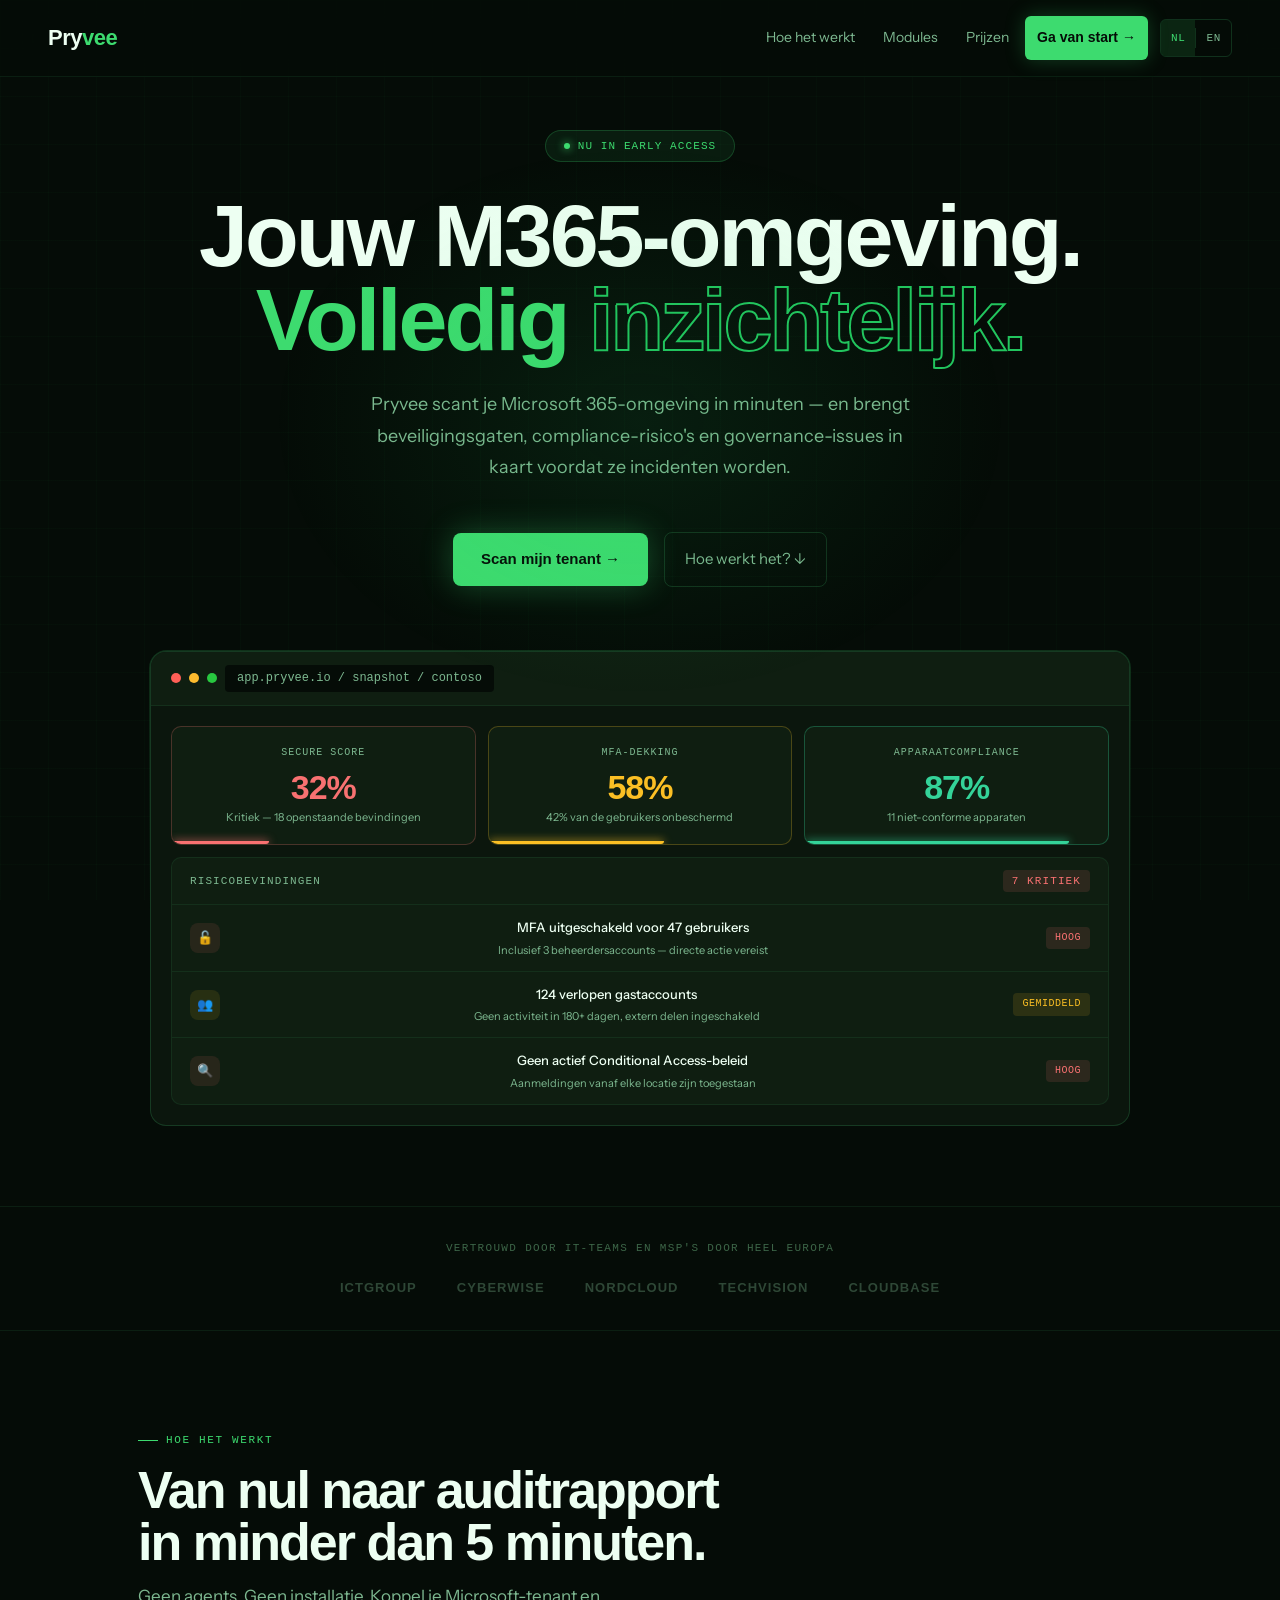
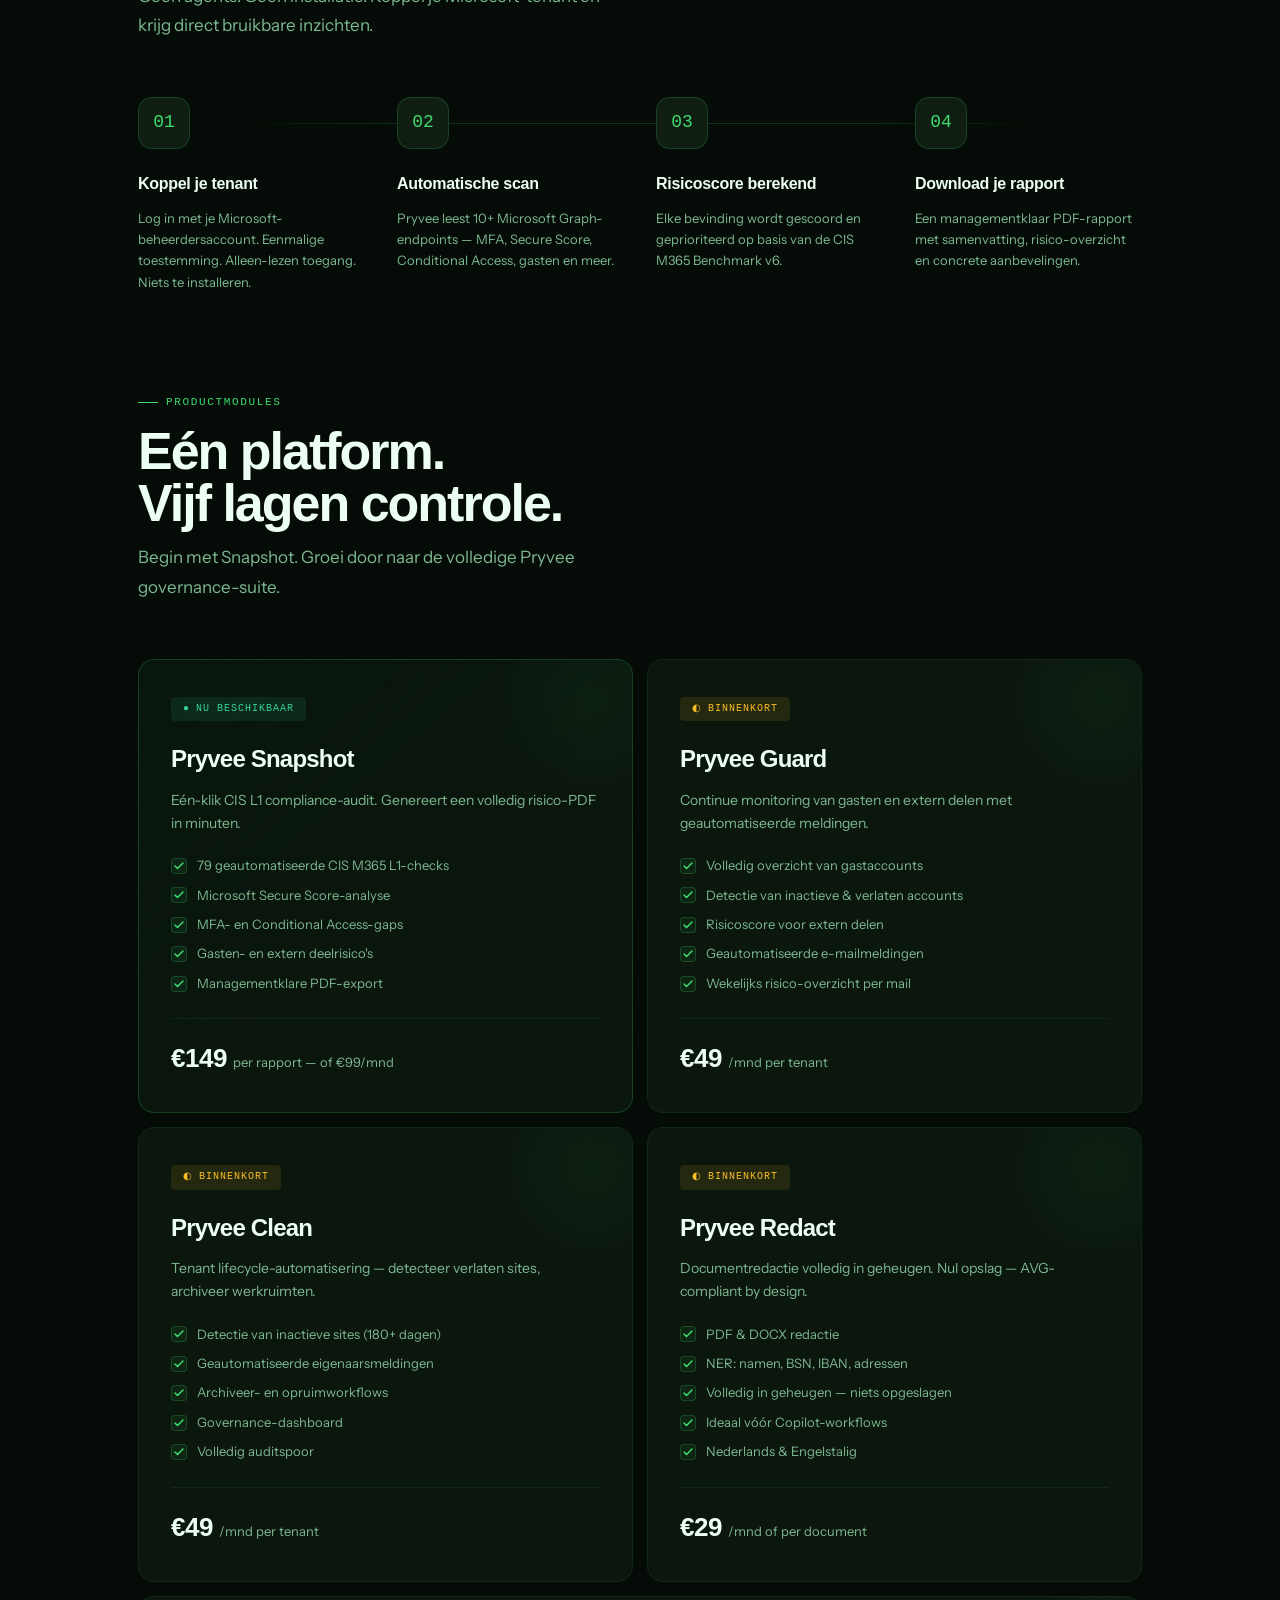
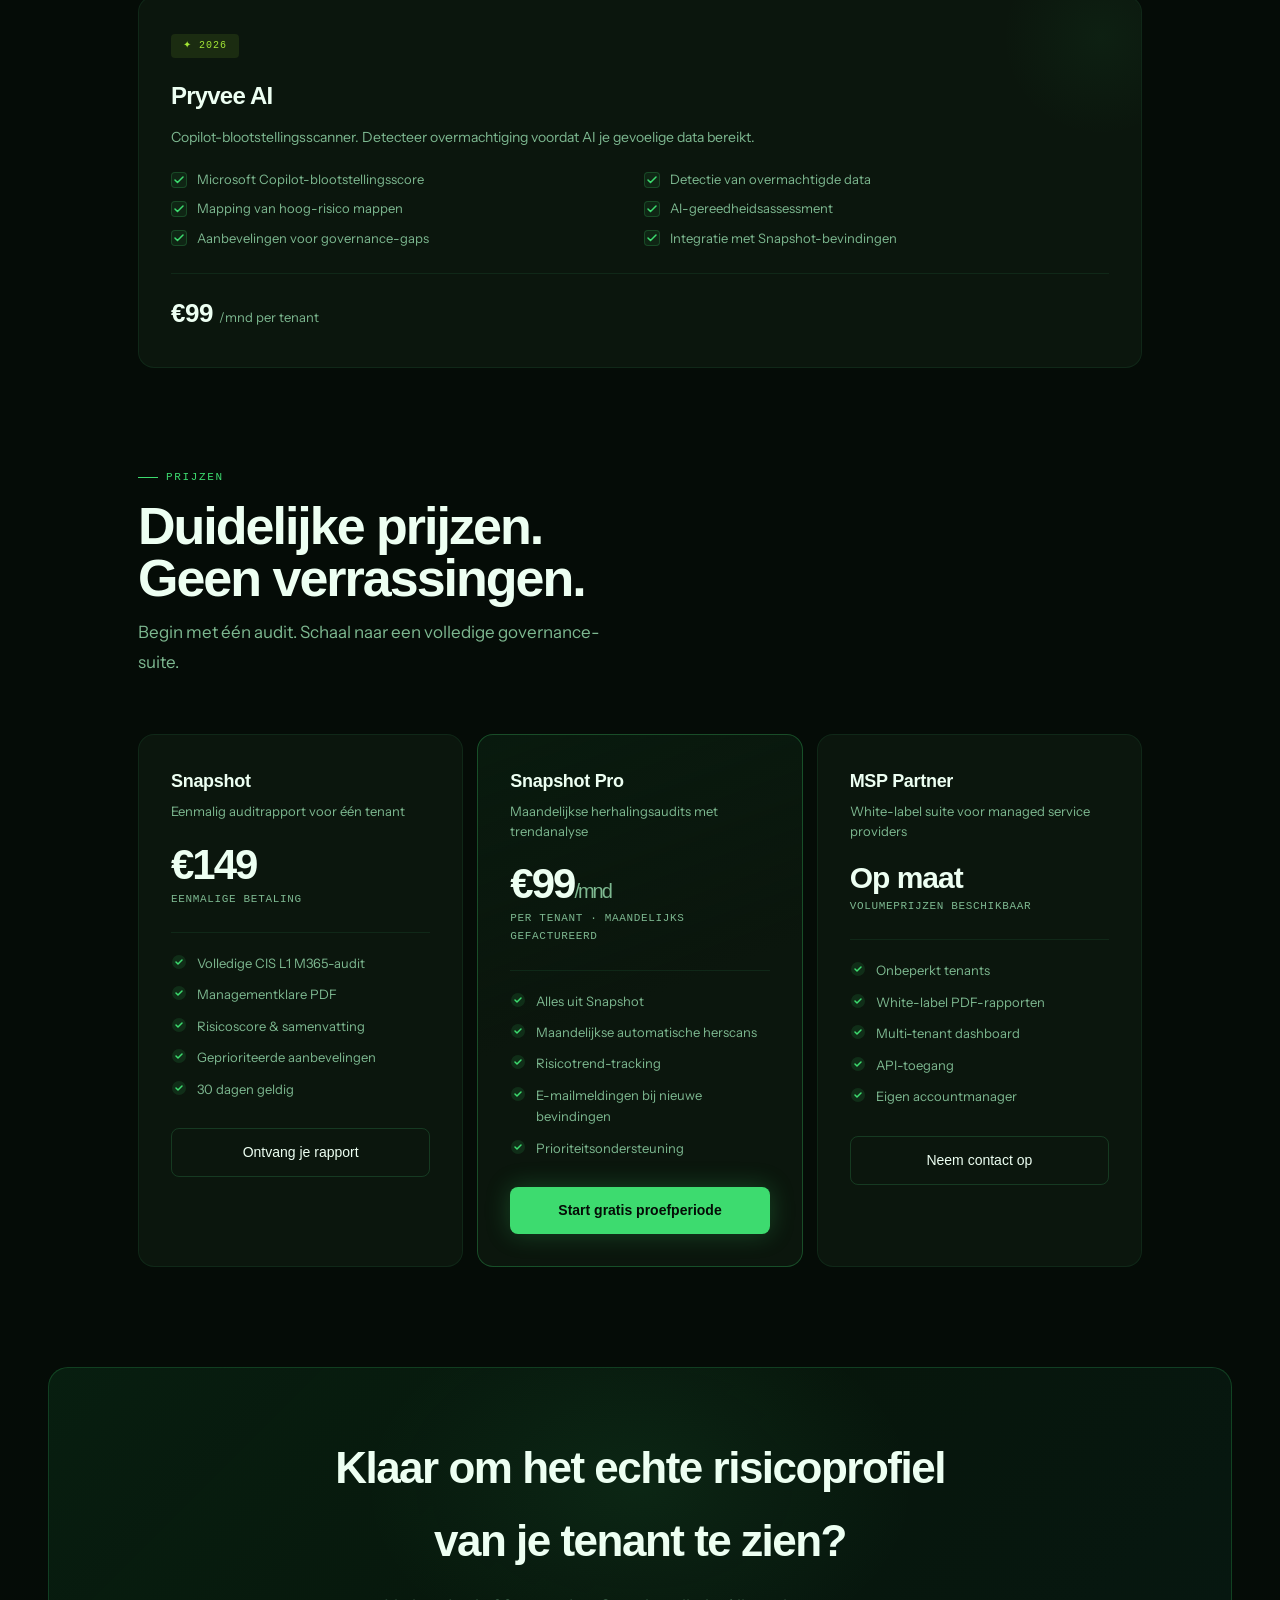
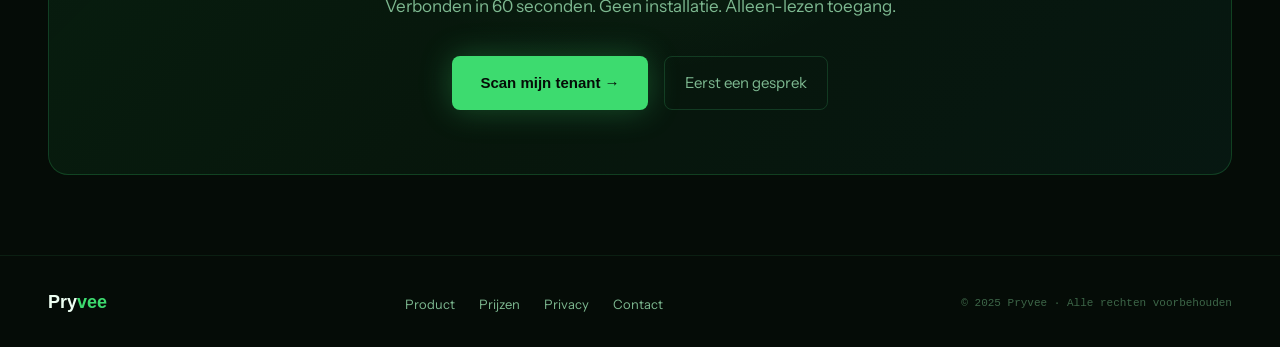
<file: oud.html>
<!DOCTYPE html>
<html lang="nl" dir="ltr">
<head>
<meta charset="UTF-8">
<meta name="viewport" content="width=device-width, initial-scale=1.0">
<meta name="description" id="metaDesc" content="Scan je Microsoft 365-omgeving in minuten op beveiligingsrisicos en compliance-gaps.">
<title id="pageTitle">Pryvee - M365 Governance & Risico-intelligentie</title>
<link rel="preconnect" href="https://fonts.googleapis.com">
<link href="https://fonts.googleapis.com/css2?family=Cabinet+Grotesk:wght@400;700;800;900&family=Instrument+Mono:wght@300;400&family=Instrument+Sans:wght@300;400;500&display=swap" rel="stylesheet">
<style>
:root {
  --bg:#050C07; --surface:#0B160D; --surface2:#0F1E11;
  --border:rgba(74,222,128,0.09); --border2:rgba(74,222,128,0.18);
  --green:#3DDB6F; --green2:#22C55E;
  --danger:#F87171; --warn:#FBBF24; --ok:#34D399;
  --text:#EDFFF2; --muted:#7DB890; --muted2:#3D6648;
}
*,*::before,*::after{box-sizing:border-box;margin:0;padding:0}
html{scroll-behavior:smooth}
body{background:var(--bg);color:var(--text);font-family:'Instrument Sans',sans-serif;font-weight:300;line-height:1.65;overflow-x:hidden}
body::before{content:'';position:fixed;inset:0;background-image:linear-gradient(rgba(61,219,111,0.025) 1px,transparent 1px),linear-gradient(90deg,rgba(61,219,111,0.025) 1px,transparent 1px);background-size:48px 48px;pointer-events:none;z-index:0}

/* WCAG */
.skip-link{position:absolute;top:-100px;left:16px;background:var(--green);color:var(--bg);padding:10px 20px;border-radius:0 0 8px 8px;font-weight:600;font-size:14px;text-decoration:none;z-index:9999;transition:top .2s}
.skip-link:focus{top:0}
:focus-visible{outline:3px solid var(--green);outline-offset:3px;border-radius:4px}
@media(prefers-reduced-motion:reduce){*,*::before,*::after{animation-duration:.01ms!important;transition-duration:.01ms!important}.reveal,h1,.hero-badge,.hero-sub,.hero-actions,.hero-visual{opacity:1!important;transform:none!important}}

/* NAV */
nav.topnav{position:fixed;top:0;left:0;right:0;z-index:100;display:flex;align-items:center;justify-content:space-between;padding:16px 48px;background:rgba(5,12,7,0.92);backdrop-filter:blur(20px);border-bottom:1px solid var(--border)}
.logo{font-family:'Cabinet Grotesk',sans-serif;font-weight:900;font-size:22px;letter-spacing:-.5px;color:var(--text);text-decoration:none;flex-shrink:0}
.logo em{font-style:normal;color:var(--green)}
.nav-right{display:flex;align-items:center;gap:4px}
.nav-links{display:flex;gap:4px;list-style:none;align-items:center}
.nav-links a{color:var(--muted);text-decoration:none;font-size:14px;padding:10px 12px;border-radius:6px;min-height:44px;display:flex;align-items:center;transition:color .2s,background .2s;white-space:nowrap}
.nav-links a:hover{color:var(--text);background:rgba(61,219,111,0.06)}
.nav-cta{background:var(--green)!important;color:var(--bg)!important;font-weight:700!important;font-family:'Cabinet Grotesk',sans-serif;box-shadow:0 0 20px rgba(61,219,111,0.25)}
.nav-cta:hover{opacity:.88}

/* Lang switcher */
.lang-sw{display:flex;align-items:center;border:1px solid var(--border2);border-radius:6px;overflow:hidden;margin-left:8px;flex-shrink:0}
.lang-btn{background:none;border:none;cursor:pointer;font-family:'Instrument Mono',monospace;font-size:11px;color:var(--muted);padding:8px 10px;min-height:36px;letter-spacing:.06em;transition:all .2s}
.lang-btn:hover{color:var(--text);background:rgba(61,219,111,0.06)}
.lang-btn.active{background:rgba(61,219,111,0.12);color:var(--green);font-weight:500}
.lang-sep{width:1px;background:var(--border2);height:20px;align-self:center}

/* Hamburger */
.hamburger{display:none;background:none;border:1px solid var(--border2);border-radius:6px;padding:0;cursor:pointer;color:var(--muted);font-size:20px;min-height:44px;min-width:44px;align-items:center;justify-content:center;margin-left:8px;transition:all .2s}
.hamburger:hover{color:var(--text);border-color:rgba(61,219,111,0.3)}

/* Mobile drawer */
.drawer{display:none;flex-direction:column;gap:4px;position:fixed;top:65px;left:0;right:0;background:rgba(5,12,7,.98);backdrop-filter:blur(20px);border-bottom:1px solid var(--border);padding:16px 24px 28px;z-index:99}
.drawer.open{display:flex}
.drawer a{color:var(--muted);text-decoration:none;font-size:16px;padding:13px 16px;border-radius:8px;min-height:48px;display:flex;align-items:center;transition:all .2s;border:1px solid transparent}
.drawer a:hover{color:var(--text);background:rgba(61,219,111,.06);border-color:var(--border2)}
.drawer .nav-cta{margin-top:8px;justify-content:center;border-color:var(--green)!important}

/* HERO */
.hero{position:relative;min-height:100vh;display:flex;flex-direction:column;align-items:center;justify-content:center;text-align:center;padding:130px 24px 80px;overflow:hidden}
.hero::after{content:'';position:absolute;top:10%;left:50%;transform:translateX(-50%);width:800px;height:600px;background:radial-gradient(ellipse,rgba(34,197,94,.10) 0%,transparent 65%);pointer-events:none}
.hero-badge{display:inline-flex;align-items:center;gap:8px;background:rgba(61,219,111,.08);border:1px solid rgba(61,219,111,.22);border-radius:100px;padding:6px 18px;font-family:'Instrument Mono',monospace;font-size:11px;color:var(--green);letter-spacing:.1em;text-transform:uppercase;margin-bottom:32px;opacity:0;animation:fadeUp .6s .1s forwards}
.hero-badge::before{content:'';width:6px;height:6px;background:var(--green);border-radius:50%;box-shadow:0 0 8px var(--green);animation:pulse 2s infinite}
@keyframes pulse{0%,100%{opacity:1}50%{opacity:.25}}
@keyframes fadeUp{from{opacity:0;transform:translateY(24px)}to{opacity:1;transform:translateY(0)}}
h1{font-family:'Cabinet Grotesk',sans-serif;font-weight:900;font-size:clamp(40px,7.5vw,88px);line-height:.95;letter-spacing:-3px;max-width:920px;margin-bottom:28px;opacity:0;animation:fadeUp .7s .2s forwards}
h1 em{font-style:normal;color:var(--green)}
h1 .outline{-webkit-text-stroke:2px var(--green2);color:transparent}
.hero-sub{font-size:clamp(15px,2vw,18px);color:var(--muted);max-width:540px;line-height:1.75;margin-bottom:48px;font-weight:400;opacity:0;animation:fadeUp .7s .35s forwards}
.hero-actions{display:flex;gap:16px;align-items:center;flex-wrap:wrap;justify-content:center;opacity:0;animation:fadeUp .7s .5s forwards}
.btn-primary{background:var(--green);color:var(--bg);padding:14px 28px;border-radius:8px;font-weight:700;font-size:15px;text-decoration:none;display:inline-flex;align-items:center;min-height:44px;gap:8px;transition:all .2s;box-shadow:0 0 32px rgba(61,219,111,.3);font-family:'Cabinet Grotesk',sans-serif;white-space:nowrap}
.btn-primary:hover{transform:translateY(-2px);box-shadow:0 0 50px rgba(61,219,111,.4)}
.btn-ghost{color:var(--muted);padding:14px 20px;font-size:15px;text-decoration:none;display:inline-flex;align-items:center;gap:8px;min-height:44px;transition:color .2s;border:1px solid var(--border2);border-radius:8px;white-space:nowrap}
.btn-ghost:hover{color:var(--text);border-color:rgba(61,219,111,.3)}

/* HERO VISUAL */
.hero-visual{margin-top:64px;position:relative;max-width:980px;width:100%;opacity:0;animation:fadeUp .9s .7s forwards}
.hero-visual::before{content:'';position:absolute;inset:-1px;background:linear-gradient(180deg,rgba(61,219,111,.18) 0%,transparent 55%);border-radius:18px;z-index:-1}
.frame{background:var(--surface);border:1px solid var(--border2);border-radius:16px;overflow:hidden}
.frame-bar{display:flex;align-items:center;gap:8px;padding:13px 20px;border-bottom:1px solid var(--border);background:var(--surface2)}
.dot{width:10px;height:10px;border-radius:50%;flex-shrink:0}
.dot:nth-child(1){background:#FF5F57}.dot:nth-child(2){background:#FEBC2E}.dot:nth-child(3){background:#28C840}
.frame-url{font-family:'Instrument Mono',monospace;font-size:12px;color:var(--muted);background:var(--bg);padding:4px 12px;border-radius:4px;overflow:hidden;text-overflow:ellipsis;white-space:nowrap;max-width:300px}
.dash{padding:20px;display:grid;grid-template-columns:repeat(3,1fr);gap:12px}
.card{background:var(--surface2);border:1px solid var(--border);border-radius:10px;padding:18px;position:relative;overflow:hidden}
.card.red{border-color:rgba(248,113,113,.25)}.card.amber{border-color:rgba(251,191,36,.25)}.card.emerald{border-color:rgba(52,211,153,.3)}
.card-label{font-family:'Instrument Mono',monospace;font-size:10px;color:var(--muted);text-transform:uppercase;letter-spacing:.1em;margin-bottom:8px}
.card-val{font-family:'Cabinet Grotesk',sans-serif;font-weight:900;font-size:34px;line-height:1;letter-spacing:-1px}
.card.red .card-val{color:var(--danger)}.card.amber .card-val{color:var(--warn)}.card.emerald .card-val{color:var(--ok)}
.card-sub{font-size:11px;color:var(--muted);margin-top:4px}
.card-bar{position:absolute;bottom:0;left:0;height:3px;border-radius:0 0 10px 10px}
.card.red .card-bar{background:var(--danger);width:32%;box-shadow:0 0 8px var(--danger)}
.card.amber .card-bar{background:var(--warn);width:58%;box-shadow:0 0 8px var(--warn)}
.card.emerald .card-bar{background:var(--ok);width:87%;box-shadow:0 0 8px var(--ok)}
.findings{grid-column:span 3;background:var(--surface2);border:1px solid var(--border);border-radius:10px;overflow:hidden}
.findings-head{padding:12px 18px;border-bottom:1px solid var(--border);font-family:'Instrument Mono',monospace;font-size:11px;color:var(--muted);text-transform:uppercase;letter-spacing:.1em;display:flex;justify-content:space-between;align-items:center}
.badge-count{background:rgba(248,113,113,.12);color:var(--danger);border-radius:4px;padding:2px 9px;font-size:11px}
.finding{display:flex;align-items:center;gap:12px;padding:12px 18px;border-bottom:1px solid var(--border);transition:background .15s}
.finding:last-child{border-bottom:none}
.finding:hover{background:rgba(61,219,111,.03)}
.f-icon{width:30px;height:30px;border-radius:8px;display:flex;align-items:center;justify-content:center;font-size:13px;flex-shrink:0}
.f-icon.r{background:rgba(248,113,113,.1)}.f-icon.y{background:rgba(251,191,36,.1)}
.f-info{flex:1;min-width:0}
.f-title{font-size:13px;font-weight:500;color:var(--text);white-space:nowrap;overflow:hidden;text-overflow:ellipsis}
.f-detail{font-size:11px;color:var(--muted);margin-top:2px;white-space:nowrap;overflow:hidden;text-overflow:ellipsis}
.f-badge{font-family:'Instrument Mono',monospace;font-size:10px;padding:3px 9px;border-radius:4px;text-transform:uppercase;letter-spacing:.05em;flex-shrink:0}
.f-badge.high{background:rgba(248,113,113,.12);color:var(--danger)}.f-badge.medium{background:rgba(251,191,36,.12);color:var(--warn)}

/* LOGOS */
.logos{padding:32px 48px;border-top:1px solid var(--border);border-bottom:1px solid var(--border);text-align:center}
.logos-label{font-family:'Instrument Mono',monospace;font-size:11px;color:var(--muted2);text-transform:uppercase;letter-spacing:.12em;margin-bottom:20px}
.logos-row{display:flex;gap:40px;align-items:center;justify-content:center;flex-wrap:wrap;opacity:.35}
.logos-row span{font-family:'Cabinet Grotesk',sans-serif;font-weight:700;font-size:13px;color:var(--muted);letter-spacing:.08em}

/* SECTION */
.section{padding:100px 48px;max-width:1100px;margin:0 auto}
.tag{font-family:'Instrument Mono',monospace;font-size:11px;color:var(--green);text-transform:uppercase;letter-spacing:.15em;margin-bottom:14px;display:flex;align-items:center;gap:8px}
.tag::before{content:'';width:20px;height:1px;background:var(--green)}
.section-h{font-family:'Cabinet Grotesk',sans-serif;font-weight:900;font-size:clamp(30px,4.5vw,52px);line-height:1.0;letter-spacing:-2px;margin-bottom:14px}
.section-sub{color:var(--muted);font-size:17px;max-width:480px;line-height:1.75;margin-bottom:56px;font-weight:400}

/* STEPS */
.steps{display:grid;grid-template-columns:repeat(4,1fr);gap:32px;position:relative}
.steps::before{content:'';position:absolute;top:26px;left:10%;width:80%;height:1px;background:linear-gradient(90deg,transparent,var(--border2) 20%,var(--border2) 80%,transparent)}
.step-num-wrap{width:52px;height:52px;border-radius:14px;border:1px solid var(--border2);background:var(--surface2);display:flex;align-items:center;justify-content:center;margin-bottom:22px;position:relative;z-index:1}
.step-num{font-family:'Instrument Mono',monospace;font-size:18px;color:var(--green)}
.step-title{font-family:'Cabinet Grotesk',sans-serif;font-weight:700;font-size:16px;margin-bottom:10px;letter-spacing:-.3px}
.step-desc{font-size:13px;color:var(--muted);line-height:1.65}

/* MODULES */
.modules-wrap{padding:0 48px 100px;max-width:1100px;margin:0 auto}
.modules-grid{display:grid;grid-template-columns:1fr 1fr;gap:14px}
.mod{background:var(--surface);border:1px solid var(--border);border-radius:16px;padding:32px;position:relative;overflow:hidden;transition:border-color .3s,transform .3s}
.mod:hover{border-color:var(--border2);transform:translateY(-3px)}
.mod.featured{border-color:rgba(61,219,111,.22);background:linear-gradient(140deg,rgba(61,219,111,.05) 0%,var(--surface) 55%)}
.mod::after{content:'';position:absolute;top:-60px;right:-60px;width:200px;height:200px;background:radial-gradient(circle,rgba(61,219,111,.05) 0%,transparent 70%);pointer-events:none}
.mod-status{display:inline-flex;align-items:center;gap:6px;font-family:'Instrument Mono',monospace;font-size:10px;text-transform:uppercase;letter-spacing:.1em;padding:4px 12px;border-radius:4px;margin-bottom:18px}
.mod-status.live{background:rgba(52,211,153,.1);color:var(--ok)}.mod-status.soon{background:rgba(251,191,36,.1);color:var(--warn)}.mod-status.future{background:rgba(163,230,53,.1);color:#A3E635}
.mod-title{font-family:'Cabinet Grotesk',sans-serif;font-weight:900;font-size:24px;letter-spacing:-.8px;margin-bottom:10px}
.mod-sub{color:var(--muted);font-size:14px;margin-bottom:20px;line-height:1.65}
.mod-list{list-style:none;display:flex;flex-direction:column;gap:8px}
.mod-list li{font-size:13px;color:var(--muted);display:flex;align-items:center;gap:10px}
.mod-list li::before{content:'';width:16px;height:16px;flex-shrink:0;border-radius:4px;background:rgba(61,219,111,.08);border:1px solid rgba(61,219,111,.2);background-image:url("data:image/svg+xml,%3Csvg width='10' height='8' viewBox='0 0 10 8' fill='none' xmlns='http://www.w3.org/2000/svg'%3E%3Cpath d='M1 4L3.5 6.5L9 1' stroke='%233DDB6F' stroke-width='1.5' stroke-linecap='round' stroke-linejoin='round'/%3E%3C/svg%3E");background-repeat:no-repeat;background-position:center}
.mod-price{margin-top:24px;padding-top:18px;border-top:1px solid var(--border);display:flex;align-items:baseline;gap:6px}
.price-val{font-family:'Cabinet Grotesk',sans-serif;font-weight:900;font-size:26px;letter-spacing:-.5px;color:var(--text)}
.price-per{font-size:13px;color:var(--muted)}

/* PRICING */
.pricing-wrap{padding:0 48px 100px;max-width:1100px;margin:0 auto}
.pricing-grid{display:grid;grid-template-columns:1fr 1fr 1fr;gap:14px}
.plan{background:var(--surface);border:1px solid var(--border);border-radius:16px;padding:32px;transition:transform .3s}
.plan:hover{transform:translateY(-3px)}
.plan.highlight{border-color:rgba(61,219,111,.28);background:linear-gradient(160deg,rgba(61,219,111,.07) 0%,var(--surface) 50%)}
.plan-name{font-family:'Cabinet Grotesk',sans-serif;font-weight:800;font-size:18px;margin-bottom:6px;letter-spacing:-.3px}
.plan-desc{font-size:13px;color:var(--muted);margin-bottom:22px;line-height:1.5}
.plan-price{font-family:'Cabinet Grotesk',sans-serif;font-weight:900;font-size:42px;letter-spacing:-2px;color:var(--text);line-height:1;margin-bottom:4px}
.plan-price span{font-size:20px;font-weight:400;color:var(--muted)}
.plan-per{font-family:'Instrument Mono',monospace;font-size:11px;color:var(--muted);margin-bottom:24px;text-transform:uppercase;letter-spacing:.06em}
.plan-div{height:1px;background:var(--border);margin-bottom:20px}
.plan-feats{list-style:none;display:flex;flex-direction:column;gap:10px;margin-bottom:28px}
.plan-feats li{font-size:13px;color:var(--muted);display:flex;gap:10px;align-items:flex-start}
.plan-feats li::before{content:'checkmark';font-size:0;width:16px;height:16px;flex-shrink:0;background-image:url("data:image/svg+xml,%3Csvg width='14' height='14' viewBox='0 0 14 14' fill='none' xmlns='http://www.w3.org/2000/svg'%3E%3Ccircle cx='7' cy='7' r='7' fill='rgba(61,219,111,0.12)'/%3E%3Cpath d='M4 7L6 9L10 5' stroke='%233DDB6F' stroke-width='1.5' stroke-linecap='round' stroke-linejoin='round'/%3E%3C/svg%3E");background-repeat:no-repeat;background-position:center;margin-top:1px}
.btn-outline{display:flex;align-items:center;justify-content:center;padding:12px;min-height:44px;border:1px solid var(--border2);border-radius:8px;color:var(--text);text-decoration:none;font-size:14px;font-weight:500;transition:all .2s;font-family:'Cabinet Grotesk',sans-serif}
.btn-outline:hover{border-color:var(--green);color:var(--green)}
.btn-filled{display:flex;align-items:center;justify-content:center;padding:12px;min-height:44px;background:var(--green);border-radius:8px;color:var(--bg);text-decoration:none;font-size:14px;font-weight:700;transition:all .2s;box-shadow:0 0 24px rgba(61,219,111,.25);font-family:'Cabinet Grotesk',sans-serif}
.btn-filled:hover{opacity:.87}

/* CTA */
.cta{margin:0 48px 80px;background:linear-gradient(135deg,rgba(34,197,94,.1) 0%,rgba(61,219,111,.05) 50%,rgba(45,212,191,.06) 100%);border:1px solid rgba(61,219,111,.2);border-radius:20px;padding:64px;text-align:center;position:relative;overflow:hidden}
.cta::before{content:'';position:absolute;top:-80px;left:50%;transform:translateX(-50%);width:600px;height:400px;background:radial-gradient(ellipse,rgba(61,219,111,.08) 0%,transparent 65%);pointer-events:none}
.cta h2{font-family:'Cabinet Grotesk',sans-serif;font-weight:900;font-size:clamp(26px,4vw,44px);letter-spacing:-1.5px;margin-bottom:14px;position:relative}
.cta p{color:var(--muted);font-size:17px;margin-bottom:36px;position:relative}
.cta-btns{display:flex;gap:16px;justify-content:center;flex-wrap:wrap;position:relative}

/* FOOTER */
footer{border-top:1px solid var(--border);padding:32px 48px;display:flex;align-items:center;justify-content:space-between;flex-wrap:wrap;gap:16px}
.footer-logo{font-family:'Cabinet Grotesk',sans-serif;font-weight:900;font-size:18px;text-decoration:none;color:var(--text)}
.footer-logo em{font-style:normal;color:var(--green)}
.footer-links{display:flex;gap:24px;list-style:none;flex-wrap:wrap}
.footer-links a{font-size:13px;color:var(--muted);text-decoration:none;transition:color .2s}
.footer-links a:hover{color:var(--text)}
.footer-copy{font-family:'Instrument Mono',monospace;font-size:11px;color:var(--muted2)}

/* REVEAL */
.reveal{opacity:0;transform:translateY(28px);transition:opacity .7s ease,transform .7s ease}
.reveal.visible{opacity:1;transform:translateY(0)}

/* MOBILE */
@media(max-width:900px){
  nav.topnav{padding:14px 20px}
  .nav-links{display:none}
  .hamburger{display:flex}
  .hero{padding:110px 20px 60px}
  h1{letter-spacing:-2px}
  h1 .outline{-webkit-text-stroke:1.5px var(--green2)}
  .hero-actions{flex-direction:column;width:100%}
  .btn-primary,.btn-ghost{width:100%;justify-content:center}
  .dash{grid-template-columns:1fr}
  .findings{grid-column:span 1}
  .frame-url{max-width:160px;font-size:10px}
  .logos{padding:28px 20px}
  .logos-row{gap:20px}
  .section{padding:72px 20px}
  .section-sub{font-size:15px}
  .steps{grid-template-columns:1fr 1fr;gap:24px}
  .steps::before{display:none}
  .modules-wrap{padding:0 20px 72px}
  .modules-grid{grid-template-columns:1fr}
  .mod-wide{grid-column:span 1!important}
  .mod-list-two{display:flex!important;flex-direction:column!important}
  .pricing-wrap{padding:0 20px 72px}
  .pricing-grid{grid-template-columns:1fr}
  .cta{margin:0 20px 60px;padding:40px 24px}
  .cta-btns{flex-direction:column}
  .cta-btns a{width:100%;justify-content:center}
  footer{padding:28px 20px;flex-direction:column;align-items:flex-start}
}
@media(max-width:480px){
  .steps{grid-template-columns:1fr}
}
</style>
</head>
<body>
<a href="#main-content" class="skip-link" id="skipLink">Naar hoofdinhoud</a>

<nav class="topnav" aria-label="Hoofdnavigatie">
  <a href="/" class="logo">Pry<em>vee</em></a>
  <div class="nav-right">
    <ul class="nav-links" id="desktopNav">
      <li><a href="#how" id="nav-how">Hoe het werkt</a></li>
      <li><a href="#modules" id="nav-mod">Modules</a></li>
      <li><a href="#pricing" id="nav-price">Prijzen</a></li>
      <li><a href="#" class="nav-cta" id="nav-cta">Ga van start &rarr;</a></li>
    </ul>
    <div class="lang-sw" role="group" aria-label="Taal kiezen">
      <button class="lang-btn active" id="btnNL" onclick="setLang('nl')" aria-pressed="true">NL</button>
      <div class="lang-sep" aria-hidden="true"></div>
      <button class="lang-btn" id="btnEN" onclick="setLang('en')" aria-pressed="false">EN</button>
    </div>
    <button class="hamburger" id="hamburger" aria-label="Menu openen" aria-expanded="false" aria-controls="drawer">&#9776;</button>
  </div>
</nav>

<nav class="drawer" id="drawer" aria-label="Mobiele navigatie">
  <a href="#how" id="drawer-how">Hoe het werkt</a>
  <a href="#modules" id="drawer-mod">Modules</a>
  <a href="#pricing" id="drawer-price">Prijzen</a>
  <a href="#" class="nav-cta" id="drawer-cta">Ga van start &rarr;</a>
</nav>

<main id="main-content">

<section class="hero" aria-labelledby="hero-h1">
  <div class="hero-badge" id="hero-badge">Nu in early access</div>
  <h1 id="hero-h1">Jouw M365-omgeving.<br><em>Volledig</em> <span class="outline">inzichtelijk.</span></h1>
  <p class="hero-sub" id="hero-sub">Pryvee scant je Microsoft 365-omgeving in minuten &mdash; en brengt beveiligingsgaten, compliance-risico&apos;s en governance-issues in kaart voordat ze incidenten worden.</p>
  <div class="hero-actions">
    <a href="#" class="btn-primary" id="btn-cta1">Scan mijn tenant &rarr;</a>
    <a href="#how" class="btn-ghost" id="btn-ghost1">Hoe werkt het? &darr;</a>
  </div>
  <div class="hero-visual" role="img" aria-label="Pryvee dashboard preview">
    <div class="frame">
      <div class="frame-bar" aria-hidden="true">
        <div class="dot"></div><div class="dot"></div><div class="dot"></div>
        <div class="frame-url">app.pryvee.io / snapshot / contoso</div>
      </div>
      <div class="dash" aria-hidden="true">
        <div class="card red">
          <div class="card-label">Secure Score</div>
          <div class="card-val">32%</div>
          <div class="card-sub" id="cs1">Kritiek &mdash; 18 openstaande bevindingen</div>
          <div class="card-bar"></div>
        </div>
        <div class="card amber">
          <div class="card-label" id="cl2">MFA-dekking</div>
          <div class="card-val">58%</div>
          <div class="card-sub" id="cs2">42% van de gebruikers onbeschermd</div>
          <div class="card-bar"></div>
        </div>
        <div class="card emerald">
          <div class="card-label" id="cl3">Apparaatcompliance</div>
          <div class="card-val">87%</div>
          <div class="card-sub" id="cs3">11 niet-conforme apparaten</div>
          <div class="card-bar"></div>
        </div>
        <div class="findings">
          <div class="findings-head">
            <span id="find-label">Risicobevindingen</span>
            <span class="badge-count" id="find-count">7 kritiek</span>
          </div>
          <div class="finding">
            <div class="f-icon r">&#128275;</div>
            <div class="f-info">
              <div class="f-title" id="f1t">MFA uitgeschakeld voor 47 gebruikers</div>
              <div class="f-detail" id="f1d">Inclusief 3 beheerdersaccounts &mdash; directe actie vereist</div>
            </div>
            <span class="f-badge high" id="f1b">Hoog</span>
          </div>
          <div class="finding">
            <div class="f-icon y">&#128101;</div>
            <div class="f-info">
              <div class="f-title" id="f2t">124 verlopen gastaccounts</div>
              <div class="f-detail" id="f2d">Geen activiteit in 180+ dagen, extern delen ingeschakeld</div>
            </div>
            <span class="f-badge medium" id="f2b">Gemiddeld</span>
          </div>
          <div class="finding">
            <div class="f-icon r">&#128269;</div>
            <div class="f-info">
              <div class="f-title" id="f3t">Geen actief Conditional Access-beleid</div>
              <div class="f-detail" id="f3d">Aanmeldingen vanaf elke locatie zijn toegestaan</div>
            </div>
            <span class="f-badge high" id="f3b">Hoog</span>
          </div>
        </div>
      </div>
    </div>
  </div>
</section>

<section class="logos" aria-label="Vertrouwd door">
  <div class="logos-label" id="logos-label">Vertrouwd door IT-teams en MSP&apos;s door heel Europa</div>
  <div class="logos-row" aria-hidden="true">
    <span>ICTGROUP</span><span>CYBERWISE</span><span>NORDCLOUD</span><span>TECHVISION</span><span>CLOUDBASE</span>
  </div>
</section>

<section class="section reveal" id="how" aria-labelledby="how-h2">
  <div class="tag" id="how-tag">Hoe het werkt</div>
  <h2 class="section-h" id="how-h2">Van nul naar auditrapport<br>in minder dan 5 minuten.</h2>
  <p class="section-sub" id="how-sub">Geen agents. Geen installatie. Koppel je Microsoft-tenant en krijg direct bruikbare inzichten.</p>
  <div class="steps" role="list">
    <div class="step" role="listitem">
      <div class="step-num-wrap" aria-hidden="true"><span class="step-num">01</span></div>
      <div class="step-title" id="s1t">Koppel je tenant</div>
      <p class="step-desc" id="s1d">Log in met je Microsoft-beheerdersaccount. Eenmalige toestemming. Alleen-lezen toegang. Niets te installeren.</p>
    </div>
    <div class="step" role="listitem">
      <div class="step-num-wrap" aria-hidden="true"><span class="step-num">02</span></div>
      <div class="step-title" id="s2t">Automatische scan</div>
      <p class="step-desc" id="s2d">Pryvee leest 10+ Microsoft Graph-endpoints &mdash; MFA, Secure Score, Conditional Access, gasten en meer.</p>
    </div>
    <div class="step" role="listitem">
      <div class="step-num-wrap" aria-hidden="true"><span class="step-num">03</span></div>
      <div class="step-title" id="s3t">Risicoscore berekend</div>
      <p class="step-desc" id="s3d">Elke bevinding wordt gescoord en geprioriteerd op basis van de CIS M365 Benchmark v6.</p>
    </div>
    <div class="step" role="listitem">
      <div class="step-num-wrap" aria-hidden="true"><span class="step-num">04</span></div>
      <div class="step-title" id="s4t">Download je rapport</div>
      <p class="step-desc" id="s4d">Een managementklaar PDF-rapport met samenvatting, risico-overzicht en concrete aanbevelingen.</p>
    </div>
  </div>
</section>

<div class="modules-wrap reveal" id="modules">
  <div class="tag" id="mod-tag">Productmodules</div>
  <h2 class="section-h" id="mod-h2">E&eacute;n platform.<br>Vijf lagen controle.</h2>
  <p class="section-sub" id="mod-sub">Begin met Snapshot. Groei door naar de volledige Pryvee governance-suite.</p>
  <div class="modules-grid">
    <div class="mod featured">
      <div class="mod-status live">&#9679; <span id="badge-live1">Nu beschikbaar</span></div>
      <div class="mod-title">Pryvee Snapshot</div>
      <p class="mod-sub" id="m1sub">E&eacute;n-klik CIS L1 compliance-audit. Genereert een volledig risico-PDF in minuten.</p>
      <ul class="mod-list" id="m1list">
        <li>79 geautomatiseerde CIS M365 L1-checks</li>
        <li>Microsoft Secure Score-analyse</li>
        <li>MFA- en Conditional Access-gaps</li>
        <li>Gasten- en extern deelrisico&apos;s</li>
        <li>Managementklare PDF-export</li>
      </ul>
      <div class="mod-price"><div class="price-val">&euro;149</div><div class="price-per" id="m1per">per rapport &mdash; of &euro;99/mnd</div></div>
    </div>
    <div class="mod">
      <div class="mod-status soon">&#9680; <span id="badge-soon1">Binnenkort</span></div>
      <div class="mod-title">Pryvee Guard</div>
      <p class="mod-sub" id="m2sub">Continue monitoring van gasten en extern delen met geautomatiseerde meldingen.</p>
      <ul class="mod-list" id="m2list">
        <li>Volledig overzicht van gastaccounts</li>
        <li>Detectie van inactieve &amp; verlaten accounts</li>
        <li>Risicoscore voor extern delen</li>
        <li>Geautomatiseerde e-mailmeldingen</li>
        <li>Wekelijks risico-overzicht per mail</li>
      </ul>
      <div class="mod-price"><div class="price-val">&euro;49</div><div class="price-per" id="m2per">/mnd per tenant</div></div>
    </div>
    <div class="mod">
      <div class="mod-status soon">&#9680; <span id="badge-soon2">Binnenkort</span></div>
      <div class="mod-title">Pryvee Clean</div>
      <p class="mod-sub" id="m3sub">Tenant lifecycle-automatisering &mdash; detecteer verlaten sites, archiveer werkruimten.</p>
      <ul class="mod-list" id="m3list">
        <li>Detectie van inactieve sites (180+ dagen)</li>
        <li>Geautomatiseerde eigenaarsmeldingen</li>
        <li>Archiveer- en opruimworkflows</li>
        <li>Governance-dashboard</li>
        <li>Volledig auditspoor</li>
      </ul>
      <div class="mod-price"><div class="price-val">&euro;49</div><div class="price-per" id="m3per">/mnd per tenant</div></div>
    </div>
    <div class="mod">
      <div class="mod-status soon">&#9680; <span id="badge-soon3">Binnenkort</span></div>
      <div class="mod-title">Pryvee Redact</div>
      <p class="mod-sub" id="m4sub">Documentredactie volledig in geheugen. Nul opslag &mdash; AVG-compliant by design.</p>
      <ul class="mod-list" id="m4list">
        <li>PDF &amp; DOCX redactie</li>
        <li>NER: namen, BSN, IBAN, adressen</li>
        <li>Volledig in geheugen &mdash; niets opgeslagen</li>
        <li>Ideaal v&oacute;&oacute;r Copilot-workflows</li>
        <li>Nederlands &amp; Engelstalig</li>
      </ul>
      <div class="mod-price"><div class="price-val">&euro;29</div><div class="price-per" id="m4per">/mnd of per document</div></div>
    </div>
    <div class="mod mod-wide" style="grid-column:span 2">
      <div class="mod-status future">&#10022; 2026</div>
      <div class="mod-title">Pryvee AI</div>
      <p class="mod-sub" id="m5sub">Copilot-blootstellingsscanner. Detecteer overmachtiging voordat AI je gevoelige data bereikt.</p>
      <ul class="mod-list mod-list-two" style="display:grid;grid-template-columns:1fr 1fr;gap:8px" id="m5list">
        <li>Microsoft Copilot-blootstellingsscore</li>
        <li>Detectie van overmachtigde data</li>
        <li>Mapping van hoog-risico mappen</li>
        <li>AI-gereedheidsassessment</li>
        <li>Aanbevelingen voor governance-gaps</li>
        <li>Integratie met Snapshot-bevindingen</li>
      </ul>
      <div class="mod-price"><div class="price-val">&euro;99</div><div class="price-per" id="m5per">/mnd per tenant</div></div>
    </div>
  </div>
</div>

<div class="pricing-wrap reveal" id="pricing">
  <div class="tag" id="price-tag">Prijzen</div>
  <h2 class="section-h" id="price-h2">Duidelijke prijzen.<br>Geen verrassingen.</h2>
  <p class="section-sub" id="price-sub">Begin met &eacute;&eacute;n audit. Schaal naar een volledige governance-suite.</p>
  <div class="pricing-grid">
    <div class="plan">
      <div class="plan-name">Snapshot</div>
      <p class="plan-desc" id="p1desc">Eenmalig auditrapport voor &eacute;&eacute;n tenant</p>
      <div class="plan-price">&euro;149</div>
      <div class="plan-per" id="p1per">eenmalige betaling</div>
      <div class="plan-div"></div>
      <ul class="plan-feats" id="p1feats">
        <li>Volledige CIS L1 M365-audit</li>
        <li>Managementklare PDF</li>
        <li>Risicoscore &amp; samenvatting</li>
        <li>Geprioriteerde aanbevelingen</li>
        <li>30 dagen geldig</li>
      </ul>
      <a href="#" class="btn-outline" id="p1btn">Ontvang je rapport</a>
    </div>
    <div class="plan highlight">
      <div class="plan-name">Snapshot Pro</div>
      <p class="plan-desc" id="p2desc">Maandelijkse herhalingsaudits met trendanalyse</p>
      <div class="plan-price">&euro;99<span id="p2unit">/mnd</span></div>
      <div class="plan-per" id="p2per">per tenant &middot; maandelijks gefactureerd</div>
      <div class="plan-div"></div>
      <ul class="plan-feats" id="p2feats">
        <li>Alles uit Snapshot</li>
        <li>Maandelijkse automatische herscans</li>
        <li>Risicotrend-tracking</li>
        <li>E-mailmeldingen bij nieuwe bevindingen</li>
        <li>Prioriteitsondersteuning</li>
      </ul>
      <a href="#" class="btn-filled" id="p2btn">Start gratis proefperiode</a>
    </div>
    <div class="plan">
      <div class="plan-name">MSP Partner</div>
      <p class="plan-desc" id="p3desc">White-label suite voor managed service providers</p>
      <div class="plan-price" style="font-size:30px;letter-spacing:-1px" id="p3price">Op maat</div>
      <div class="plan-per" id="p3per">volumeprijzen beschikbaar</div>
      <div class="plan-div"></div>
      <ul class="plan-feats" id="p3feats">
        <li>Onbeperkt tenants</li>
        <li>White-label PDF-rapporten</li>
        <li>Multi-tenant dashboard</li>
        <li>API-toegang</li>
        <li>Eigen accountmanager</li>
      </ul>
      <a href="#" class="btn-outline" id="p3btn">Neem contact op</a>
    </div>
  </div>
</div>

<div class="cta reveal" aria-labelledby="cta-h2">
  <h2 id="cta-h2">Klaar om het echte risicoprofiel<br>van je tenant te zien?</h2>
  <p id="cta-p">Verbonden in 60 seconden. Geen installatie. Alleen-lezen toegang.</p>
  <div class="cta-btns">
    <a href="#" class="btn-primary" id="cta-btn1">Scan mijn tenant &rarr;</a>
    <a href="#" class="btn-ghost" id="cta-btn2">Eerst een gesprek</a>
  </div>
</div>

</main>

<footer>
  <a href="/" class="footer-logo">Pry<em>vee</em></a>
  <ul class="footer-links">
    <li><a href="#" id="fl1">Product</a></li>
    <li><a href="#" id="fl2">Prijzen</a></li>
    <li><a href="#" id="fl3">Privacy</a></li>
    <li><a href="#" id="fl4">Contact</a></li>
  </ul>
  <div class="footer-copy" id="footer-copy">&copy; 2025 Pryvee &middot; Alle rechten voorbehouden</div>
</footer>

<script>
// SCROLL REVEAL
const obs = new IntersectionObserver(es => es.forEach(e => { if(e.isIntersecting) e.target.classList.add('visible'); }), {threshold:.08});
document.querySelectorAll('.reveal').forEach(el => obs.observe(el));

// MOBILE NAV
const ham = document.getElementById('hamburger');
const drawer = document.getElementById('drawer');
ham.addEventListener('click', () => {
  const open = drawer.classList.toggle('open');
  ham.setAttribute('aria-expanded', open);
  ham.setAttribute('aria-label', open ? 'Menu sluiten' : 'Menu openen');
  ham.innerHTML = open ? '&#10005;' : '&#9776;';
});
drawer.querySelectorAll('a').forEach(a => a.addEventListener('click', () => {
  drawer.classList.remove('open');
  ham.setAttribute('aria-expanded', false);
  ham.innerHTML = '&#9776;';
}));

// TRANSLATIONS
const T = {
nl:{
  skip:'Naar hoofdinhoud', title:'Pryvee \u2013 M365 Governance & Risico-intelligentie',
  desc:'Scan je Microsoft 365-omgeving in minuten op beveiligingsrisico\'s en compliance-gaps.',
  badge:'Nu in early access',
  h1:'Jouw M365-omgeving.<br><em>Volledig</em> <span class="outline">inzichtelijk.</span>',
  sub:'Pryvee scant je Microsoft 365-omgeving in minuten \u2014 en brengt beveiligingsgaten, compliance-risico\'s en governance-issues in kaart voordat ze incidenten worden.',
  cta1:'Scan mijn tenant \u2192', ghost:'Hoe werkt het? \u2193',
  cs1:'Kritiek \u2014 18 openstaande bevindingen', cl2:'MFA-dekking', cs2:'42% van de gebruikers onbeschermd',
  cl3:'Apparaatcompliance', cs3:'11 niet-conforme apparaten',
  fl:'Risicobevindingen', fc:'7 kritiek',
  f1t:'MFA uitgeschakeld voor 47 gebruikers', f1d:'Inclusief 3 beheerdersaccounts \u2014 directe actie vereist', f1b:'Hoog',
  f2t:'124 verlopen gastaccounts', f2d:'Geen activiteit in 180+ dagen, extern delen ingeschakeld', f2b:'Gemiddeld',
  f3t:'Geen actief Conditional Access-beleid', f3d:'Aanmeldingen vanaf elke locatie zijn toegestaan', f3b:'Hoog',
  logos:'Vertrouwd door IT-teams en MSP\'s door heel Europa',
  howTag:'Hoe het werkt', howH:'Van nul naar auditrapport<br>in minder dan 5 minuten.',
  howSub:'Geen agents. Geen installatie. Koppel je Microsoft-tenant en krijg direct bruikbare inzichten.',
  s1t:'Koppel je tenant', s1d:'Log in met je Microsoft-beheerdersaccount. Eenmalige toestemming. Alleen-lezen toegang. Niets te installeren.',
  s2t:'Automatische scan', s2d:'Pryvee leest 10+ Microsoft Graph-endpoints \u2014 MFA, Secure Score, Conditional Access, gasten en meer.',
  s3t:'Risicoscore berekend', s3d:'Elke bevinding wordt gescoord en geprioriteerd op basis van de CIS M365 Benchmark v6.',
  s4t:'Download je rapport', s4d:'Een managementklaar PDF-rapport met samenvatting, risico-overzicht en concrete aanbevelingen.',
  modTag:'Productmodules', modH:'E\u00e9n platform.<br>Vijf lagen controle.', modSub:'Begin met Snapshot. Groei door naar de volledige Pryvee governance-suite.',
  live:'Nu beschikbaar', soon:'Binnenkort',
  m1sub:'E\u00e9n-klik CIS L1 compliance-audit. Genereert een volledig risico-PDF in minuten.',
  m1list:['79 geautomatiseerde CIS M365 L1-checks','Microsoft Secure Score-analyse','MFA- en Conditional Access-gaps','Gasten- en extern deelrisico\'s','Managementklare PDF-export'],
  m1per:'per rapport \u2014 of \u20ac99/mnd',
  m2sub:'Continue monitoring van gasten en extern delen met geautomatiseerde meldingen.',
  m2list:['Volledig overzicht van gastaccounts','Detectie van inactieve & verlaten accounts','Risicoscore voor extern delen','Geautomatiseerde e-mailmeldingen','Wekelijks risico-overzicht per mail'],
  m2per:'/mnd per tenant',
  m3sub:'Tenant lifecycle-automatisering \u2014 detecteer verlaten sites, archiveer werkruimten.',
  m3list:['Detectie van inactieve sites (180+ dagen)','Geautomatiseerde eigenaarsmeldingen','Archiveer- en opruimworkflows','Governance-dashboard','Volledig auditspoor'],
  m3per:'/mnd per tenant',
  m4sub:'Documentredactie volledig in geheugen. Nul opslag \u2014 AVG-compliant by design.',
  m4list:['PDF & DOCX redactie','NER: namen, BSN, IBAN, adressen','Volledig in geheugen \u2014 niets opgeslagen','Ideaal v\u00f3\u00f3r Copilot-workflows','Nederlands & Engelstalig'],
  m4per:'/mnd of per document',
  m5sub:'Copilot-blootstellingsscanner. Detecteer overmachtiging voordat AI je gevoelige data bereikt.',
  m5list:['Microsoft Copilot-blootstellingsscore','Detectie van overmachtigde data','Mapping van hoog-risico mappen','AI-gereedheidsassessment','Aanbevelingen voor governance-gaps','Integratie met Snapshot-bevindingen'],
  m5per:'/mnd per tenant',
  priceTag:'Prijzen', priceH:'Duidelijke prijzen.<br>Geen verrassingen.', priceSub:'Begin met \u00e9\u00e9n audit. Schaal naar een volledige governance-suite.',
  p1desc:'Eenmalig auditrapport voor \u00e9\u00e9n tenant', p1per:'eenmalige betaling',
  p1feats:['Volledige CIS L1 M365-audit','Managementklare PDF','Risicoscore & samenvatting','Geprioriteerde aanbevelingen','30 dagen geldig'],
  p1btn:'Ontvang je rapport',
  p2desc:'Maandelijkse herhalingsaudits met trendanalyse', p2per:'per tenant \u00b7 maandelijks gefactureerd', p2unit:'/mnd',
  p2feats:['Alles uit Snapshot','Maandelijkse automatische herscans','Risicotrend-tracking','E-mailmeldingen bij nieuwe bevindingen','Prioriteitsondersteuning'],
  p2btn:'Start gratis proefperiode',
  p3desc:'White-label suite voor managed service providers', p3price:'Op maat', p3per:'volumeprijzen beschikbaar',
  p3feats:['Onbeperkt tenants','White-label PDF-rapporten','Multi-tenant dashboard','API-toegang','Eigen accountmanager'],
  p3btn:'Neem contact op',
  ctaH:'Klaar om het echte risicoprofiel<br>van je tenant te zien?', ctaP:'Verbonden in 60 seconden. Geen installatie. Alleen-lezen toegang.',
  ctaBtn1:'Scan mijn tenant \u2192', ctaBtn2:'Eerst een gesprek',
  copy:'\u00a9 2025 Pryvee \u00b7 Alle rechten voorbehouden',
  navHow:'Hoe het werkt', navMod:'Modules', navPrice:'Prijzen', navCta:'Ga van start \u2192',
  fl1:'Product', fl2:'Prijzen', fl3:'Privacy', fl4:'Contact',
},
en:{
  skip:'Skip to main content', title:'Pryvee \u2013 M365 Governance & Risk Intelligence',
  desc:'Scan your Microsoft 365 tenant for security risks and compliance gaps in minutes.',
  badge:'Now in early access',
  h1:'Your M365 tenant.<br><em>Fully</em> <span class="outline">visible.</span>',
  sub:'Pryvee scans your Microsoft 365 environment in minutes \u2014 surfacing security gaps, compliance risks, and governance issues before they become incidents.',
  cta1:'Scan my tenant \u2192', ghost:'See how it works \u2193',
  cs1:'Critical \u2014 18 open findings', cl2:'MFA Coverage', cs2:'42% of users unprotected',
  cl3:'Device Compliance', cs3:'11 non-compliant devices',
  fl:'Risk findings', fc:'7 critical',
  f1t:'MFA disabled for 47 users', f1d:'Including 3 admin accounts \u2014 immediate action required', f1b:'High',
  f2t:'124 stale guest accounts', f2d:'No activity in 180+ days, external sharing enabled', f2b:'Medium',
  f3t:'No Conditional Access policies active', f3d:'Sign-ins from any location are permitted', f3b:'High',
  logos:'Trusted by IT teams and MSPs across Europe',
  howTag:'How it works', howH:'From zero to audit report<br>in under 5 minutes.',
  howSub:'No agents. No installation. Connect your Microsoft tenant and get actionable intelligence instantly.',
  s1t:'Connect your tenant', s1d:'Sign in with your Microsoft admin account. One-time consent. Read-only access. Nothing installed.',
  s2t:'Automatic scan', s2d:'Pryvee reads 10+ Microsoft Graph endpoints \u2014 MFA, Secure Score, Conditional Access, guests, and more.',
  s3t:'Risk score generated', s3d:'Every finding is scored and prioritised based on the CIS M365 Benchmark v6.',
  s4t:'Download your report', s4d:'A management-ready PDF with executive summary, risk breakdown, and concrete recommendations.',
  modTag:'Product modules', modH:'One platform.<br>Five layers of control.', modSub:'Start with Snapshot. Grow into the full Pryvee governance suite.',
  live:'Available now', soon:'Coming soon',
  m1sub:'One-click CIS L1 compliance audit. Generates a complete risk PDF in minutes.',
  m1list:['79 automated CIS M365 L1 checks','Microsoft Secure Score analysis','MFA & Conditional Access gaps','Guest & external sharing risks','Management-ready PDF export'],
  m1per:'per report \u2014 or \u20ac99/mo',
  m2sub:'Continuous guest and external sharing monitoring with automated alerts.',
  m2list:['Full guest account inventory','Inactive & orphaned account detection','External sharing risk scoring','Automated alert notifications','Weekly risk digest emails'],
  m2per:'/month per tenant',
  m3sub:'Tenant lifecycle automation \u2014 detect stale sites, notify owners, archive workspaces.',
  m3list:['Inactive site detection (180+ days)','Automated owner notifications','Archive & cleanup workflows','Governance dashboard','Full audit trail'],
  m3per:'/month per tenant',
  m4sub:'In-memory document redaction. Zero storage \u2014 GDPR compliant by design.',
  m4list:['PDF & DOCX redaction','NER: names, SSN, IBAN, addresses','Fully in-memory \u2014 nothing stored','Ideal before Copilot workflows','Dutch & English language support'],
  m4per:'/month or per document',
  m5sub:'Copilot exposure scanner. Detect overpermissioning before AI reaches your sensitive data.',
  m5list:['Microsoft Copilot exposure scoring','Over-permissioned data detection','High-risk folder mapping','AI readiness assessment','Governance gap recommendations','Integrates with Snapshot findings'],
  m5per:'/month per tenant',
  priceTag:'Pricing', priceH:'Simple pricing.<br>No surprises.', priceSub:'Start with a single audit. Scale to a full governance suite.',
  p1desc:'One-time audit report for a single tenant', p1per:'one-time payment',
  p1feats:['Full CIS L1 M365 audit','Management-ready PDF','Risk score & executive summary','Prioritised recommendations','Valid for 30 days'],
  p1btn:'Get your report',
  p2desc:'Monthly recurring audits with trend tracking', p2per:'per tenant \u00b7 billed monthly', p2unit:'/mo',
  p2feats:['Everything in Snapshot','Monthly automated re-scans','Risk trend tracking','Email alerts on new findings','Priority support'],
  p2btn:'Start free trial',
  p3desc:'White-label suite for managed service providers', p3price:'Custom', p3per:'volume pricing available',
  p3feats:['Unlimited tenants','White-label PDF reports','Multi-tenant dashboard','API access','Dedicated account manager'],
  p3btn:'Contact us',
  ctaH:'Ready to see your tenant\'s<br>real risk profile?', ctaP:'Connected in 60 seconds. No installation. Read-only access.',
  ctaBtn1:'Scan my tenant \u2192', ctaBtn2:'Talk to us first',
  copy:'\u00a9 2025 Pryvee \u00b7 All rights reserved',
  navHow:'How it works', navMod:'Modules', navPrice:'Pricing', navCta:'Get started \u2192',
  fl1:'Product', fl2:'Pricing', fl3:'Privacy', fl4:'Contact',
}};

function txt(id, val){ const el=document.getElementById(id); if(el) el.textContent=val; }
function html(id, val){ const el=document.getElementById(id); if(el) el.innerHTML=val; }
function list(id, items){ const el=document.getElementById(id); if(!el) return; el.innerHTML=items.map(i=>'<li>'+i+'</li>').join(''); }

function setLang(lang) {
  const t = T[lang];
  document.documentElement.lang = lang;
  document.title = t.title;
  document.getElementById('metaDesc').content = t.desc;
  document.getElementById('btnNL').classList.toggle('active', lang==='nl');
  document.getElementById('btnEN').classList.toggle('active', lang==='en');
  document.getElementById('btnNL').setAttribute('aria-pressed', lang==='nl');
  document.getElementById('btnEN').setAttribute('aria-pressed', lang==='en');

  txt('skipLink', t.skip);
  txt('hero-badge', t.badge);
  html('hero-h1', t.h1);
  txt('hero-sub', t.sub);
  txt('btn-cta1', t.cta1); txt('btn-ghost1', t.ghost);
  txt('cs1', t.cs1); txt('cl2', t.cl2); txt('cs2', t.cs2);
  txt('cl3', t.cl3); txt('cs3', t.cs3);
  txt('find-label', t.fl); txt('find-count', t.fc);
  txt('f1t', t.f1t); txt('f1d', t.f1d); txt('f1b', t.f1b);
  txt('f2t', t.f2t); txt('f2d', t.f2d); txt('f2b', t.f2b);
  txt('f3t', t.f3t); txt('f3d', t.f3d); txt('f3b', t.f3b);
  txt('logos-label', t.logos);
  txt('how-tag', t.howTag); html('how-h2', t.howH); txt('how-sub', t.howSub);
  txt('s1t', t.s1t); txt('s1d', t.s1d);
  txt('s2t', t.s2t); txt('s2d', t.s2d);
  txt('s3t', t.s3t); txt('s3d', t.s3d);
  txt('s4t', t.s4t); txt('s4d', t.s4d);
  txt('mod-tag', t.modTag); html('mod-h2', t.modH); txt('mod-sub', t.modSub);
  txt('badge-live1', t.live);
  ['badge-soon1','badge-soon2','badge-soon3'].forEach(id => txt(id, t.soon));
  txt('m1sub', t.m1sub); list('m1list', t.m1list); txt('m1per', t.m1per);
  txt('m2sub', t.m2sub); list('m2list', t.m2list); txt('m2per', t.m2per);
  txt('m3sub', t.m3sub); list('m3list', t.m3list); txt('m3per', t.m3per);
  txt('m4sub', t.m4sub); list('m4list', t.m4list); txt('m4per', t.m4per);
  txt('m5sub', t.m5sub); list('m5list', t.m5list); txt('m5per', t.m5per);
  txt('price-tag', t.priceTag); html('price-h2', t.priceH); txt('price-sub', t.priceSub);
  txt('p1desc', t.p1desc); txt('p1per', t.p1per); list('p1feats', t.p1feats); txt('p1btn', t.p1btn);
  txt('p2desc', t.p2desc); txt('p2per', t.p2per); txt('p2unit', t.p2unit); list('p2feats', t.p2feats); txt('p2btn', t.p2btn);
  txt('p3desc', t.p3desc); txt('p3price', t.p3price); txt('p3per', t.p3per); list('p3feats', t.p3feats); txt('p3btn', t.p3btn);
  html('cta-h2', t.ctaH); txt('cta-p', t.ctaP); txt('cta-btn1', t.ctaBtn1); txt('cta-btn2', t.ctaBtn2);
  txt('footer-copy', t.copy);
  txt('nav-how', t.navHow); txt('nav-mod', t.navMod); txt('nav-price', t.navPrice); txt('nav-cta', t.navCta);
  txt('drawer-how', t.navHow); txt('drawer-mod', t.navMod); txt('drawer-price', t.navPrice); txt('drawer-cta', t.navCta);
  txt('fl1', t.fl1); txt('fl2', t.fl2); txt('fl3', t.fl3); txt('fl4', t.fl4);
}
</script>
</body>
</html>
</file>
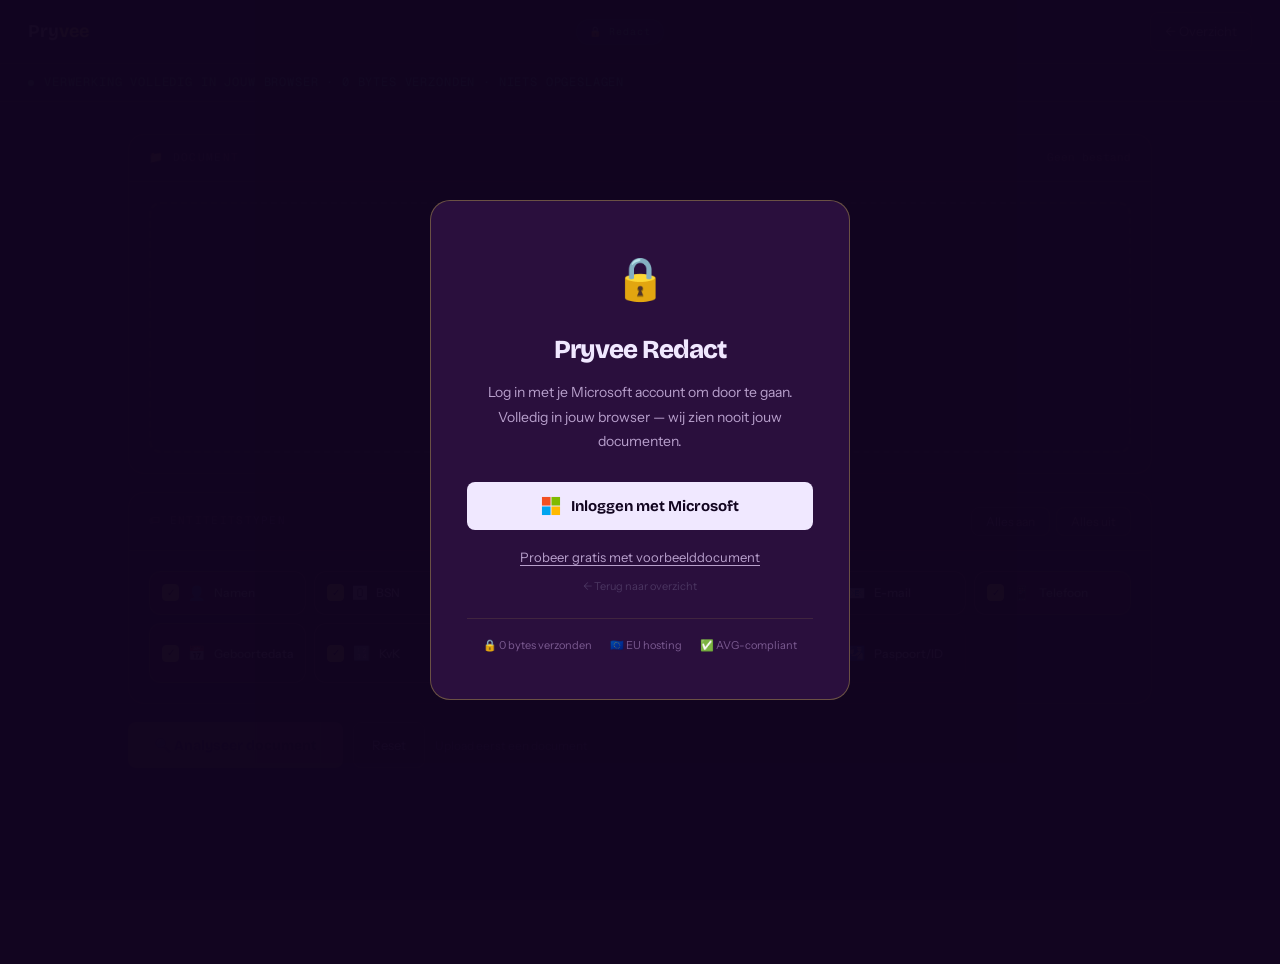
<file: redact-tool.html>
<!DOCTYPE html>
<html lang="nl">
<head>
<meta charset="UTF-8">
<meta name="viewport" content="width=device-width, initial-scale=1.0">
<title>Pryvee Redact</title>
<script src="https://alcdn.msauth.net/browser/2.38.0/js/msal-browser.min.js"></script>
<link href="https://fonts.googleapis.com/css2?family=Bricolage+Grotesque:opsz,wght@12..96,700;12..96,800&family=Instrument+Sans:wght@400;500;600&family=Geist+Mono:wght@400;500&display=swap" rel="stylesheet">
<style>
:root{--ink:#120520;--plum:#1a0827;--gold:#ffeb55;--gold-d:#e8d400;--ok:#4dd9a0;--warn:#ffb347;--danger:#ff6b6b;--muted:#b8a0cc;--muted2:#7a5a90;--border:rgba(255,235,85,0.12);--border2:rgba(255,235,85,0.22);--text:#f0e8ff;--r:8px;--nav:64px}
*{box-sizing:border-box;margin:0;padding:0}
body{background:var(--ink);color:var(--text);font-family:'Instrument Sans',sans-serif;line-height:1.6;min-height:100vh;-webkit-font-smoothing:antialiased}
body::before{content:'';position:fixed;inset:0;background-image:linear-gradient(rgba(255,235,85,.015) 1px,transparent 1px),linear-gradient(90deg,rgba(255,235,85,.015) 1px,transparent 1px);background-size:64px 64px;pointer-events:none;z-index:0}
@keyframes blink{0%,100%{opacity:1}50%{opacity:.2}}
nav{position:fixed;top:0;left:0;right:0;height:var(--nav);z-index:100;display:flex;align-items:center;justify-content:space-between;padding:0 28px;background:rgba(18,5,32,.94);backdrop-filter:blur(20px);border-bottom:1px solid var(--border)}
.logo{font-family:'Bricolage Grotesque',sans-serif;font-weight:700;font-size:18px;color:var(--text);text-decoration:none}.logo span{color:var(--gold)}
.nav-pill{font-family:'Geist Mono',monospace;font-size:10px;background:rgba(77,217,160,.1);color:var(--ok);border:1px solid rgba(77,217,160,.25);padding:4px 12px;border-radius:100px;letter-spacing:.1em}
.nav-back{font-size:13px;color:var(--muted);text-decoration:none;padding:8px 14px;border:1px solid var(--border);border-radius:var(--r);transition:all .18s}.nav-back:hover{color:var(--text);border-color:var(--border2)}
.pbar{margin-top:var(--nav);position:relative;z-index:1;background:rgba(77,217,160,.05);border-bottom:1px solid rgba(77,217,160,.12);padding:9px 28px;display:flex;align-items:center;gap:10px;font-size:12px;color:var(--ok);font-family:'Geist Mono',monospace;text-transform:uppercase;letter-spacing:.07em}
.pdot{width:6px;height:6px;border-radius:50%;background:var(--ok);animation:blink 2.4s ease-in-out infinite;flex-shrink:0}
main{position:relative;z-index:1;max-width:1080px;margin:0 auto;padding:32px 28px 100px}
.card{background:rgba(26,8,39,.7);border:1px solid var(--border);border-radius:16px;margin-bottom:18px;overflow:hidden}
.card-head{padding:14px 20px;border-bottom:1px solid var(--border);display:flex;align-items:center;justify-content:space-between}
.card-title{font-family:'Geist Mono',monospace;font-size:11px;color:var(--muted2);text-transform:uppercase;letter-spacing:.12em}
.card-body{padding:20px}
.dz{border:2px dashed var(--border2);border-radius:12px;padding:44px 28px;text-align:center;cursor:pointer;transition:all .2s;position:relative}
.dz:hover,.dz.over{border-color:var(--gold);background:rgba(255,235,85,.03)}
#fi{position:absolute;inset:0;opacity:0;cursor:pointer;width:100%;height:100%}
.dz-icon{font-size:34px;margin-bottom:12px}
.dz-title{font-family:'Bricolage Grotesque',sans-serif;font-weight:700;font-size:16px;letter-spacing:-.3px;margin-bottom:6px}
.dz-sub{font-size:13px;color:var(--muted);margin-bottom:16px}
.dz-badges{display:flex;gap:8px;justify-content:center;flex-wrap:wrap}
.badge{font-family:'Geist Mono',monospace;font-size:10px;padding:3px 10px;border-radius:4px;background:rgba(255,255,255,.04);border:1px solid var(--border);color:var(--muted2)}
.file-loaded{display:flex;align-items:center;gap:14px;padding:4px 0}
.fl-name{font-family:'Bricolage Grotesque',sans-serif;font-weight:600;font-size:14px}
.fl-meta{font-size:12px;color:var(--muted);margin-top:2px}
.btn-sm{font-size:12px;padding:6px 14px;border-radius:var(--r);border:1px solid var(--border2);background:none;color:var(--muted);cursor:pointer;font-family:'Instrument Sans',sans-serif;transition:all .18s;margin-left:auto}
.btn-sm:hover{color:#ff6b6b;border-color:#ff6b6b}
.ent-grid{display:grid;grid-template-columns:repeat(auto-fill,minmax(146px,1fr));gap:8px}
.etog{display:flex;align-items:center;gap:9px;padding:10px 12px;border:1px solid var(--border);border-radius:12px;cursor:pointer;user-select:none;transition:all .18s}
.etog:hover{border-color:var(--border2)}.etog.on{border-color:rgba(255,235,85,.3);background:rgba(255,235,85,.04)}
.etog input{display:none}
.ebox{width:17px;height:17px;border-radius:4px;border:1px solid var(--border2);background:rgba(255,255,255,.03);display:flex;align-items:center;justify-content:center;flex-shrink:0;font-size:10px;color:var(--ink)}
.etog.on .ebox{background:var(--gold);border-color:var(--gold)}
.elbl{font-size:12px;font-weight:500}
.act-row{display:flex;gap:10px;align-items:center;flex-wrap:wrap;margin-bottom:18px}
.btn-primary{background:var(--gold);color:var(--ink);padding:12px 26px;border-radius:var(--r);font-weight:700;font-size:14px;font-family:'Bricolage Grotesque',sans-serif;border:none;cursor:pointer;transition:all .2s;display:flex;align-items:center;gap:7px;min-height:46px}
.btn-primary:hover:not(:disabled){background:var(--gold-d);transform:translateY(-1px)}.btn-primary:disabled{opacity:.35;cursor:not-allowed}
.btn-ghost{background:none;color:var(--muted);padding:12px 18px;border-radius:var(--r);font-size:13px;font-family:'Instrument Sans',sans-serif;border:1px solid var(--border2);cursor:pointer;transition:all .18s;min-height:46px}.btn-ghost:hover{color:var(--text)}
#scan-hint{font-size:12px;color:var(--muted2)}
#prog-wrap{display:none;margin-bottom:18px}
.prog-card{background:rgba(60,25,80,.2);border:1px solid var(--border);border-radius:16px;padding:22px}
.prog-top{display:flex;justify-content:space-between;margin-bottom:8px}
.prog-lbl{font-size:13px;color:var(--muted)}.prog-pct{font-family:'Geist Mono',monospace;font-size:12px;color:var(--gold)}
.prog-bg{height:4px;background:rgba(255,255,255,.06);border-radius:2px;overflow:hidden;margin-bottom:20px}
.prog-fill{height:100%;background:linear-gradient(90deg,var(--gold),rgba(255,235,85,.5));border-radius:2px;transition:width .35s ease;width:0%}
.prog-steps{display:grid;grid-template-columns:repeat(4,1fr);gap:10px}
.ps{display:flex;flex-direction:column;align-items:center;gap:5px;text-align:center}
.psc{width:30px;height:30px;border-radius:50%;border:1px solid var(--border);display:flex;align-items:center;justify-content:center;font-size:11px;color:var(--muted2);font-family:'Geist Mono',monospace;transition:all .25s}
.ps.active .psc{border-color:var(--gold);background:rgba(255,235,85,.1);color:var(--gold)}
.ps.done .psc{border-color:var(--ok);background:rgba(77,217,160,.1);color:var(--ok)}
.ps-lbl{font-size:11px;color:var(--muted2);line-height:1.3}
.ps.active .ps-lbl{color:var(--text)}.ps.done .ps-lbl{color:var(--ok)}
#res-wrap{display:none}
.res-top{display:flex;align-items:center;justify-content:space-between;margin-bottom:14px;flex-wrap:wrap;gap:10px}
.res-h{font-family:'Bricolage Grotesque',sans-serif;font-weight:800;font-size:20px;letter-spacing:-.7px}
.chips{display:flex;gap:7px;flex-wrap:wrap}
.chip{font-family:'Geist Mono',monospace;font-size:10px;padding:4px 10px;border-radius:100px;border:1px solid}
.cr{background:rgba(255,107,107,.08);color:#ff6b6b;border-color:rgba(255,107,107,.2)}
.cg{background:rgba(77,217,160,.08);color:var(--ok);border-color:rgba(77,217,160,.2)}
.filter-bar{display:flex;gap:6px;flex-wrap:wrap;margin-bottom:10px}
.fbtn{font-family:'Geist Mono',monospace;font-size:10px;padding:4px 12px;border-radius:100px;border:1px solid var(--border2);background:none;color:var(--muted);cursor:pointer;transition:all .18s;text-transform:uppercase;letter-spacing:.06em}
.fbtn:hover{color:var(--text)}.fbtn.on{background:rgba(255,235,85,.08);border-color:rgba(255,235,85,.3);color:var(--gold)}
.ftable{border:1px solid var(--border2);border-radius:16px;overflow:hidden}
.fth{display:grid;grid-template-columns:34px 1fr 110px 68px 34px;gap:10px;padding:10px 16px;background:rgba(18,5,32,.6);border-bottom:1px solid var(--border);font-family:'Geist Mono',monospace;font-size:10px;color:var(--muted2);text-transform:uppercase;letter-spacing:.08em;align-items:center}
.ftr{display:grid;grid-template-columns:34px 1fr 110px 68px 34px;gap:10px;padding:10px 16px;border-bottom:1px solid var(--border);align-items:center;transition:background .15s}
.ftr:last-child{border-bottom:none}.ftr:hover{background:rgba(255,255,255,.015)}.ftr.excl{opacity:.35}
.fcb{width:19px;height:19px;border-radius:4px;border:1px solid var(--border2);background:rgba(255,255,255,.03);display:flex;align-items:center;justify-content:center;cursor:pointer;font-size:11px;flex-shrink:0;transition:all .18s}
.fcb.on{background:var(--gold);border-color:var(--gold);color:var(--ink)}
.fval{font-family:'Geist Mono',monospace;font-size:12px;word-break:break-all;min-width:0}
.ftype{font-family:'Geist Mono',monospace;font-size:10px;padding:3px 8px;border-radius:4px;text-transform:uppercase;letter-spacing:.05em;width:fit-content}
.fconf{font-family:'Geist Mono',monospace;font-size:11px;text-align:right}
.ch{color:var(--ok)}.cm{color:#ffb347}.cl{color:#ff6b6b}
.fdel{background:none;border:none;color:var(--muted2);cursor:pointer;font-size:13px;padding:3px;border-radius:4px;width:26px;height:26px;display:flex;align-items:center;justify-content:center;transition:all .18s}
.fdel:hover{color:#ff6b6b;background:rgba(255,107,107,.08)}
.t-naam{background:rgba(192,132,252,.15);color:#c084fc}
.t-bsn{background:rgba(255,107,107,.1);color:#ff6b6b}
.t-iban{background:rgba(255,179,71,.1);color:#ffb347}
.t-adres{background:rgba(77,217,160,.08);color:var(--ok)}
.t-email{background:rgba(96,165,250,.1);color:#60a5fa}
.t-telefoon{background:rgba(251,191,36,.1);color:#fbbf24}
.t-datum{background:rgba(167,139,250,.1);color:#a78bfa}
.t-kvk{background:rgba(249,115,22,.1);color:#f97316}
.t-kenteken{background:rgba(20,184,166,.1);color:#14b8a6}
.t-big{background:rgba(236,72,153,.1);color:#ec4899}
.t-paspoort{background:rgba(139,92,246,.1);color:#8b5cf6}
.t-handmatig{background:rgba(255,235,85,.08);color:var(--gold)}
.empty{padding:44px;text-align:center}
.empty-title{font-family:'Bricolage Grotesque',sans-serif;font-weight:700;font-size:17px;color:var(--ok);margin-bottom:8px}
.empty-sub{font-size:13px;color:var(--muted)}
.bulk-bar{display:flex;align-items:center;justify-content:space-between;padding:10px 16px;background:rgba(255,235,85,.03);border-top:1px solid var(--border);flex-wrap:wrap;gap:8px}
.blink{background:none;border:none;color:var(--gold);font-size:12px;cursor:pointer;text-decoration:underline;text-underline-offset:3px;font-family:'Instrument Sans',sans-serif}
.man-row{display:flex;gap:10px;margin-top:12px}
.man-in{flex:1;background:rgba(255,255,255,.04);border:1px solid var(--border2);border-radius:var(--r);padding:11px 14px;color:var(--text);font-size:13px;font-family:'Geist Mono',monospace;transition:border-color .18s}
.man-in:focus{outline:none;border-color:var(--gold)}
.man-in::placeholder{color:var(--muted2);font-family:'Instrument Sans',sans-serif}
.btn-add{background:rgba(255,235,85,.1);color:var(--gold);border:1px solid rgba(255,235,85,.2);padding:11px 16px;border-radius:var(--r);font-size:13px;font-weight:600;font-family:'Bricolage Grotesque',sans-serif;cursor:pointer;transition:all .18s;white-space:nowrap}
.btn-add:hover{background:rgba(255,235,85,.18)}
.dl-bar{background:rgba(60,25,80,.3);border:1px solid var(--border2);border-radius:16px;padding:18px 22px;display:flex;align-items:center;justify-content:space-between;gap:12px;flex-wrap:wrap;margin-top:14px}
.dl-info{font-size:13px;color:var(--muted);line-height:1.5}
.dl-info strong{color:var(--text);font-size:15px}
.dl-btns{display:flex;gap:8px;flex-wrap:wrap}
.btn-dl{background:var(--gold);color:var(--ink);padding:10px 20px;border-radius:var(--r);font-weight:700;font-size:13px;font-family:'Bricolage Grotesque',sans-serif;border:none;cursor:pointer;transition:all .2s;display:flex;align-items:center;gap:6px}
.btn-dl:hover{background:var(--gold-d);transform:translateY(-1px)}
.btn-dl-out{background:none;color:var(--muted);padding:10px 16px;border-radius:var(--r);font-size:12px;font-family:'Instrument Sans',sans-serif;border:1px solid var(--border2);cursor:pointer;transition:all .18s}.btn-dl-out:hover{color:var(--text)}
.priv-note{display:flex;gap:12px;align-items:flex-start;padding:14px 18px;background:rgba(77,217,160,.04);border:1px solid rgba(77,217,160,.1);border-radius:12px;margin-top:16px;font-size:12px;color:var(--muted);line-height:1.7}
.priv-note strong{color:var(--ok)}
.toast{position:fixed;bottom:22px;right:22px;background:rgba(26,8,39,.97);border:1px solid var(--border2);border-radius:12px;padding:12px 16px;font-size:13px;color:var(--text);z-index:99998;transform:translateY(80px);opacity:0;transition:all .3s;max-width:280px;box-shadow:0 8px 40px rgba(0,0,0,.5)}
.toast.show{transform:translateY(0);opacity:1}
@media(max-width:680px){
  nav{padding:0 16px}
  main{padding:20px 16px 80px}
  .ent-grid{grid-template-columns:repeat(2,1fr)}
  .fth,.ftr{grid-template-columns:30px 1fr 80px 30px}.fconf{display:none}
  .prog-steps{grid-template-columns:repeat(2,1fr)}
  .dl-bar{flex-direction:column}
}
</style>
</head>
<body>

<a href="#main" style="position:absolute;top:-100px;left:20px;background:var(--gold);color:var(--ink);padding:10px 20px;border-radius:0 0 8px 8px;font-weight:600;font-size:13px;text-decoration:none;z-index:9999;transition:top .2s" onfocus="this.style.top='0'" onblur="this.style.top='-100px'">Naar hoofdinhoud</a>

<nav>
  <a href="index.html" class="logo">Pry<span>vee</span></a>
  <span class="nav-pill">&#128274; Redact</span>
  <a href="redact.html" class="nav-back">&#8592; Overzicht</a>
</nav>

<div class="pbar">
  <span class="pdot"></span>
  Verwerking volledig in jouw browser &middot; 0 bytes verzonden &middot; Niets opgeslagen
</div>

<!-- LOGIN SCHERM -->
<div id="screen-login" style="position:fixed;top:0;left:0;width:100%;height:100%;z-index:99999;background:rgba(18,5,32,.98);display:flex;align-items:center;justify-content:center;padding:24px">
  <div style="background:#2a0f3d;border:1px solid rgba(255,235,85,.3);border-radius:20px;padding:44px 36px;max-width:420px;width:100%;text-align:center">
    <div style="font-size:42px;margin-bottom:16px">&#128274;</div>
    <h2 style="font-family:'Bricolage Grotesque',sans-serif;font-weight:800;font-size:26px;letter-spacing:-1px;color:#f0e8ff;margin-bottom:10px">Pryvee Redact</h2>
    <p style="color:#b8a0cc;font-size:14px;line-height:1.75;margin-bottom:28px">Log in met je Microsoft account om door te gaan. Volledig in jouw browser &mdash; wij zien nooit jouw documenten.</p>
    <button id="btn-ms-login" onclick="doMicrosoftLogin()" style="width:100%;background:#f0e8ff;color:#120520;padding:14px;border-radius:8px;font-weight:700;font-size:15px;font-family:'Bricolage Grotesque',sans-serif;border:none;cursor:pointer;margin-bottom:14px;display:flex;align-items:center;justify-content:center;gap:10px">
      <svg width="20" height="20" viewBox="0 0 21 21"><rect x="1" y="1" width="9" height="9" fill="#f25022"/><rect x="11" y="1" width="9" height="9" fill="#7fba00"/><rect x="1" y="11" width="9" height="9" fill="#00a4ef"/><rect x="11" y="11" width="9" height="9" fill="#ffb900"/></svg>
      Inloggen met Microsoft
    </button>
    <button onclick="demoMode()" style="width:100%;background:none;border:none;color:#b8a0cc;font-size:13px;cursor:pointer;text-decoration:underline;text-underline-offset:3px;font-family:'Instrument Sans',sans-serif;padding:4px">
      Probeer gratis met voorbeelddocument
    </button>
    <button onclick="window.location.href='redact.html'" style="width:100%;background:none;border:none;color:#4a3560;font-size:11px;cursor:pointer;font-family:'Instrument Sans',sans-serif;padding:4px;margin-top:6px">
      &#8592; Terug naar overzicht
    </button>
    <div style="display:flex;justify-content:center;gap:18px;margin-top:20px;padding-top:18px;border-top:1px solid rgba(255,235,85,.1)">
      <span style="font-size:11px;color:#7a5a90">&#128274; 0 bytes verzonden</span>
      <span style="font-size:11px;color:#7a5a90">&#127466;&#127482; EU hosting</span>
      <span style="font-size:11px;color:#7a5a90">&#9989; AVG-compliant</span>
    </div>
    <div id="login-error" style="display:none;margin-top:14px;padding:10px;background:rgba(255,107,107,.1);border:1px solid rgba(255,107,107,.2);border-radius:8px;font-size:12px;color:#ff6b6b"></div>
  </div>
</div>

<!-- PLAN SCHERM -->
<div id="screen-plan" style="position:fixed;top:0;left:0;width:100%;height:100%;z-index:99999;background:rgba(18,5,32,.98);display:none;align-items:center;justify-content:center;padding:24px">
  <div style="background:#2a0f3d;border:1px solid rgba(255,235,85,.3);border-radius:20px;padding:44px 36px;max-width:480px;width:100%;text-align:center">
    <div id="plan-user" style="font-size:13px;color:#7a5a90;margin-bottom:16px;font-family:'Geist Mono',monospace"></div>
    <h2 style="font-family:'Bricolage Grotesque',sans-serif;font-weight:800;font-size:24px;letter-spacing:-1px;color:#f0e8ff;margin-bottom:8px">Kies je plan</h2>
    <p style="color:#b8a0cc;font-size:13px;line-height:1.75;margin-bottom:24px">Je hebt nog geen actieve licentie.</p>
    <div style="display:grid;grid-template-columns:1fr 1fr;gap:12px;margin-bottom:20px">
      <div id="opt-redact" onclick="selPlan('redact')" style="padding:18px 14px;border-radius:12px;border:1px solid rgba(255,235,85,.2);background:rgba(255,255,255,.02);cursor:pointer;text-align:center;transition:all .2s">
        <div style="font-family:'Bricolage Grotesque',sans-serif;font-weight:800;font-size:24px;color:#ffeb55">&#8364;39<span style="font-size:13px;font-weight:400;color:#b8a0cc">/mnd</span></div>
        <div style="font-size:13px;font-weight:600;color:#f0e8ff;margin-top:6px">Redact only</div>
        <div style="font-size:11px;color:#7a5a90;margin-top:3px">Onbeperkt documenten</div>
      </div>
      <div id="opt-essentials" onclick="selPlan('essentials')" style="padding:18px 14px;border-radius:12px;border:2px solid #ffeb55;background:rgba(255,235,85,.06);cursor:pointer;text-align:center;transition:all .2s;position:relative">
        <div style="position:absolute;top:-10px;left:50%;transform:translateX(-50%);background:#ffeb55;color:#120520;font-family:'Bricolage Grotesque',sans-serif;font-weight:700;font-size:9px;padding:2px 10px;border-radius:100px;white-space:nowrap">Aanbevolen</div>
        <div style="font-family:'Bricolage Grotesque',sans-serif;font-weight:800;font-size:24px;color:#ffeb55">&#8364;99<span style="font-size:13px;font-weight:400;color:#b8a0cc">/mnd</span></div>
        <div style="font-size:13px;font-weight:600;color:#f0e8ff;margin-top:6px">Essentials</div>
        <div style="font-size:11px;color:#7a5a90;margin-top:3px">Snapshot + Redact</div>
      </div>
    </div>
    <button id="btn-pay" onclick="doCheckout()" style="width:100%;background:#ffeb55;color:#120520;padding:14px;border-radius:8px;font-weight:700;font-size:15px;font-family:'Bricolage Grotesque',sans-serif;border:none;cursor:pointer;margin-bottom:14px;display:block">
      Doorgaan naar betaling &#8594;
    </button>
    <button onclick="doSignOut()" style="width:100%;background:none;border:none;color:#7a5a90;font-size:12px;cursor:pointer;font-family:'Instrument Sans',sans-serif;padding:4px">
      Uitloggen
    </button>
    <button onclick="window.location.href='redact.html'" style="width:100%;background:none;border:none;color:#4a3560;font-size:11px;cursor:pointer;font-family:'Instrument Sans',sans-serif;padding:4px;margin-top:4px">
      &#8592; Terug naar overzicht
    </button>
  </div>
</div>

<!-- MAIN -->
<main id="main">
  <div class="card">
    <div class="card-head">
      <span class="card-title">&#128193; Document</span>
      <span id="file-status" style="font-family:'Geist Mono',monospace;font-size:11px;color:var(--muted2)">Geen bestand</span>
    </div>
    <div class="card-body">
      <div class="dz" id="dz" tabindex="0" role="button" aria-label="Sleep een PDF of DOCX hier naartoe">
        <input type="file" id="fi" accept=".pdf,.docx">
        <div class="dz-icon">&#128196;</div>
        <div class="dz-title">Sleep je document hier naartoe</div>
        <div class="dz-sub">of klik om een bestand te selecteren</div>
        <div class="dz-badges">
          <span class="badge">PDF</span><span class="badge">DOCX</span><span class="badge">Max 50 MB</span><span class="badge">NL + EN</span>
        </div>
      </div>
    </div>
  </div>

  <div class="card">
    <div class="card-head">
      <span class="card-title">&#127991; Entiteitstypen</span>
      <div style="display:flex;gap:6px">
        <button class="btn-sm" onclick="togAllEnt(true)" style="margin-left:0">Alles aan</button>
        <button class="btn-sm" onclick="togAllEnt(false)" style="margin-left:0">Alles uit</button>
      </div>
    </div>
    <div class="card-body">
      <div class="ent-grid" id="ent-grid">
        <label class="etog on"><input type="checkbox" checked data-type="naam" onchange="togEnt(this)"><div class="ebox">&#10003;</div><span style="font-size:14px">&#128100;</span><span class="elbl">Namen</span></label>
        <label class="etog on"><input type="checkbox" checked data-type="bsn" onchange="togEnt(this)"><div class="ebox">&#10003;</div><span style="font-size:14px">&#127358;</span><span class="elbl">BSN</span></label>
        <label class="etog on"><input type="checkbox" checked data-type="iban" onchange="togEnt(this)"><div class="ebox">&#10003;</div><span style="font-size:14px">&#127974;</span><span class="elbl">IBAN</span></label>
        <label class="etog on"><input type="checkbox" checked data-type="adres" onchange="togEnt(this)"><div class="ebox">&#10003;</div><span style="font-size:14px">&#128205;</span><span class="elbl">Adressen</span></label>
        <label class="etog on"><input type="checkbox" checked data-type="email" onchange="togEnt(this)"><div class="ebox">&#10003;</div><span style="font-size:14px">&#128231;</span><span class="elbl">E-mail</span></label>
        <label class="etog on"><input type="checkbox" checked data-type="telefoon" onchange="togEnt(this)"><div class="ebox">&#10003;</div><span style="font-size:14px">&#128241;</span><span class="elbl">Telefoon</span></label>
        <label class="etog on"><input type="checkbox" checked data-type="datum" onchange="togEnt(this)"><div class="ebox">&#10003;</div><span style="font-size:14px">&#128197;</span><span class="elbl">Geboortedata</span></label>
        <label class="etog on"><input type="checkbox" checked data-type="kvk" onchange="togEnt(this)"><div class="ebox">&#10003;</div><span style="font-size:14px">&#128290;</span><span class="elbl">KvK</span></label>
        <label class="etog"><input type="checkbox" data-type="kenteken" onchange="togEnt(this)"><div class="ebox"></div><span style="font-size:14px">&#128663;</span><span class="elbl">Kentekens</span></label>
        <label class="etog"><input type="checkbox" data-type="big" onchange="togEnt(this)"><div class="ebox"></div><span style="font-size:14px">&#127973;</span><span class="elbl">BIG-nummers</span></label>
        <label class="etog"><input type="checkbox" data-type="paspoort" onchange="togEnt(this)"><div class="ebox"></div><span style="font-size:14px">&#128706;</span><span class="elbl">Paspoort/ID</span></label>
      </div>
    </div>
  </div>

  <div class="act-row">
    <button class="btn-primary" id="btn-scan" onclick="startScan()" disabled>&#128269; Analyseer document</button>
    <button class="btn-ghost" onclick="resetAll()">Reset</button>
    <span id="scan-hint">Upload eerst een document</span>
  </div>

  <div id="prog-wrap">
    <div class="prog-card">
      <div class="prog-top">
        <span class="prog-lbl" id="prog-lbl">Bezig...</span>
        <span class="prog-pct" id="prog-pct">0%</span>
      </div>
      <div class="prog-bg"><div class="prog-fill" id="prog-fill"></div></div>
      <div class="prog-steps">
        <div class="ps" id="ps1"><div class="psc">1</div><div class="ps-lbl">Inladen</div></div>
        <div class="ps" id="ps2"><div class="psc">2</div><div class="ps-lbl">Extraheren</div></div>
        <div class="ps" id="ps3"><div class="psc">3</div><div class="ps-lbl">NER analyse</div></div>
        <div class="ps" id="ps4"><div class="psc">4</div><div class="ps-lbl">Resultaten</div></div>
      </div>
    </div>
  </div>

  <div id="res-wrap">
    <div class="res-top">
      <h2 class="res-h" id="res-h" tabindex="-1">Gevonden persoonsgegevens</h2>
      <div class="chips" id="chips"></div>
    </div>
    <div class="filter-bar" id="filter-bar"></div>
    <div class="ftable">
      <div class="fth"><div></div><div>Waarde</div><div>Type</div><div>Zekerheid</div><div></div></div>
      <div id="fbody" role="list"></div>
    </div>
    <div class="bulk-bar">
      <div style="display:flex;gap:10px;align-items:center;flex-wrap:wrap">
        <button class="blink" onclick="selAll(true)">Alles selecteren</button>
        <button class="blink" onclick="selAll(false)">Alles deselecteren</button>
        <span id="sel-count" style="font-size:12px;color:var(--muted2)">0 geselecteerd</span>
      </div>
    </div>
    <div class="card" style="margin-top:14px">
      <div class="card-head"><span class="card-title">&#9999;&#65039; Handmatige toevoeging</span></div>
      <div class="card-body" style="padding-bottom:18px">
        <p style="font-size:13px;color:var(--muted);margin-bottom:10px">Mist het model iets? Voeg het handmatig toe.</p>
        <div class="man-row">
          <input type="text" class="man-in" id="man-in" placeholder="Typ tekst om te redacteren..." onkeydown="if(event.key==='Enter')addManual()">
          <button class="btn-add" onclick="addManual()">+ Toevoegen</button>
        </div>
      </div>
    </div>
    <div class="dl-bar">
      <div class="dl-info"><strong id="dl-count">0</strong> entiteiten worden geredacteerd</div>
      <div class="dl-btns">
        <button class="btn-dl-out" onclick="dlAudit()">&#128203; Audit-log</button>
        <button class="btn-dl" onclick="dlRedacted()">&#11015;&#65039; Download geredacteerd</button>
      </div>
    </div>
    <div class="priv-note">
      <span style="font-size:18px;flex-shrink:0">&#128737;&#65039;</span>
      <div><strong>Privacy by design.</strong> Verwerkt uitsluitend in het werkgeheugen van jouw browser. Geen netwerkverzoeken met documentinhoud. Zodra je dit tabblad sluit is alles permanent verdwenen.</div>
    </div>
  </div>
</main>

<div id="toast" class="toast"></div>

<script>
// ── STATE ──────────────────────────────────────────────────────
var curFile = null;
var extractedText = '';
var findings = [];
var selPlanVal = 'essentials';
var activeFilter = 'all';
var isDemoMode = false;

// ── SESSION TOKEN ─────────────────────────────────────────────
// Opgeslagen in memory — verdwijnt bij refresh, nooit in localStorage
// Kan niet worden gestolen via XSS uit localStorage/sessionStorage
var sessionToken = null;

// ── STRIPE / WORKER ───────────────────────────────────────────
var STRIPE_REDACT     = 'https://buy.stripe.com/test_8x26oJ87eaG0aQcc8S8g006';
var STRIPE_ESSENTIALS = 'https://buy.stripe.com/test_7sYbJ3afmeWg8I48WG8g007';
var WORKER = 'https://pryvee-api.pryveegovernance.workers.dev';

// ── PLAN SELECTIE ─────────────────────────────────────────────
function selPlan(plan) {
  selPlanVal = plan;
  var redact = document.getElementById('opt-redact');
  var ess = document.getElementById('opt-essentials');
  if (plan === 'redact') {
    redact.style.border = '2px solid #ffeb55'; redact.style.background = 'rgba(255,235,85,0.06)';
    ess.style.border = '1px solid rgba(255,235,85,0.2)'; ess.style.background = 'rgba(255,255,255,0.02)';
  } else {
    ess.style.border = '2px solid #ffeb55'; ess.style.background = 'rgba(255,235,85,0.06)';
    redact.style.border = '1px solid rgba(255,235,85,0.2)'; redact.style.background = 'rgba(255,255,255,0.02)';
  }
}

function doCheckout() {
  var email = currentEmail || localStorage.getItem('pryvee_email') || '';
  var url = selPlanVal === 'essentials' ? STRIPE_ESSENTIALS : STRIPE_REDACT;
  var successUrl = encodeURIComponent(window.location.origin + window.location.pathname + '?paid=1');
  window.location.href = url + '?prefilled_email=' + encodeURIComponent(email) + '&success_url=' + successUrl;
}

// ── DEMO MODUS ────────────────────────────────────────────────
// Demo krijgt GEEN sessionToken — kan alleen het demo document scannen
// Na reset → terug naar loginscherm
function demoMode() {
  isDemoMode = true;
  sessionToken = null;
  document.getElementById('screen-login').style.display = 'none';
  document.getElementById('screen-plan').style.display = 'none';
  loadDemo();
  showToast('Demo-modus actief');
}

// ── AUTH & LICENTIE ────────────────────────────────────────────
var msalInstance = null;
var currentEmail = null;

var msalConfig = {
  auth: {
    clientId: '091cc4ab-3f4f-4579-8ca7-e0ddb5590644',
    authority: 'https://login.microsoftonline.com/common',
    redirectUri: window.location.origin + window.location.pathname
  },
  cache: { cacheLocation: 'sessionStorage', storeAuthStateInCookie: false }
};

var loginRequest = { scopes: ['openid', 'profile', 'email', 'User.Read'] };

window.addEventListener('load', function() {
  var wait = setInterval(function() {
    if (window.msal) { clearInterval(wait); initMsal(); }
  }, 100);
  setTimeout(function() { clearInterval(wait); }, 5000);
});

function initMsal() {
  try {
    msalInstance = new window.msal.PublicClientApplication(msalConfig);
    msalInstance.handleRedirectPromise().then(function(response) {
      if (response && response.account) {
        handleLoginSuccess(response.account);
      } else {
        var accounts = msalInstance.getAllAccounts();
        if (accounts.length > 0) { handleLoginSuccess(accounts[0]); }
        else { checkStripeReturn(); showLoginScreen(); }
      }
    }).catch(function(err) {
      console.error('MSAL redirect error:', err);
      showLoginScreen();
      showError('Inloggen mislukt. Probeer opnieuw.');
    });
  } catch(err) { console.error('MSAL init error:', err); showLoginScreen(); }
}

function handleLoginSuccess(account) {
  var email = account.username || (account.idTokenClaims && (account.idTokenClaims.email || account.idTokenClaims.preferred_username));
  if (!email) { showLoginScreen(); showError('Kon e-mailadres niet ophalen. Probeer opnieuw.'); return; }
  currentEmail = email.toLowerCase();
  localStorage.setItem('pryvee_email', currentEmail);
  var p = new URLSearchParams(location.search);
  if (p.get('paid') === '1') { history.replaceState({}, '', location.pathname); checkLicense(currentEmail, true); }
  else { checkLicense(currentEmail, false); }
}

function doMicrosoftLogin() {
  var btn = document.getElementById('btn-ms-login');
  if (!msalInstance) {
    if (btn) btn.textContent = 'Even laden...';
    try { msalInstance = new window.msal.PublicClientApplication(msalConfig); }
    catch(e) { showError('MSAL kon niet worden geladen. Herlaad de pagina.'); if (btn) btn.textContent = 'Inloggen met Microsoft'; return; }
  }
  if (btn) { btn.textContent = 'Doorsturen naar Microsoft...'; btn.disabled = true; }
  msalInstance.loginRedirect(loginRequest).catch(function(err) {
    console.error('Login error:', err);
    if (btn) {
      btn.innerHTML = '<svg width="20" height="20" viewBox="0 0 21 21"><rect x="1" y="1" width="9" height="9" fill="#f25022"/><rect x="11" y="1" width="9" height="9" fill="#7fba00"/><rect x="1" y="11" width="9" height="9" fill="#00a4ef"/><rect x="11" y="11" width="9" height="9" fill="#ffb900"/></svg> Inloggen met Microsoft';
      btn.disabled = false;
    }
    showError('Fout: ' + (err.message || 'onbekend'));
  });
}

function doSignOut() {
  sessionToken = null; currentEmail = null; isDemoMode = false;
  if (msalInstance) { localStorage.removeItem('pryvee_email'); msalInstance.logoutRedirect({ postLogoutRedirectUri: window.location.href }); }
}

function showLoginScreen() {
  document.getElementById('screen-login').style.display = 'flex';
  document.getElementById('screen-plan').style.display = 'none';
}

function showPlanScreen(email) {
  document.getElementById('screen-login').style.display = 'none';
  document.getElementById('screen-plan').style.display = 'flex';
  var el = document.getElementById('plan-user');
  if (el) el.textContent = 'Ingelogd als ' + email;
}

function unlockTool(plan, email, token) {
  // Token in memory — NIET in localStorage of sessionStorage
  sessionToken = token || null;
  isDemoMode = false;
  document.getElementById('screen-login').style.display = 'none';
  document.getElementById('screen-plan').style.display = 'none';
  var name = email ? email.split('@')[0] : '';
  showToast('Welkom ' + name + '! Redact is actief.');
}

function showError(msg) {
  var el = document.getElementById('login-error');
  if (el) { el.textContent = msg; el.style.display = 'block'; }
}

function checkLicense(email, isAfterPayment) {
  fetch(WORKER + '/check-email?email=' + encodeURIComponent(email) + '&product=redact')
    .then(function(r) { return r.json(); })
    .then(function(data) {
      if (data.valid) {
        // Worker geeft nu ook een HMAC-signed token terug
        unlockTool(data.plan, email, data.token);
      } else if (isAfterPayment) {
        showToast('Betaling verwerken...');
        setTimeout(function() {
          fetch(WORKER + '/check-email?email=' + encodeURIComponent(email) + '&product=redact')
            .then(function(r) { return r.json(); })
            .then(function(d2) {
              if (d2.valid) { unlockTool(d2.plan, email, d2.token); }
              else { showPlanScreen(email); showToast('Betaling niet gevonden — neem contact op'); }
            });
        }, 3000);
      } else { showPlanScreen(email); }
    })
    .catch(function() { showLoginScreen(); showToast('Verbindingsfout. Controleer je internet.'); });
}

function checkStripeReturn() {
  var p = new URLSearchParams(location.search);
  if (p.get('paid') === '1') {
    history.replaceState({}, '', location.pathname);
    var savedEmail = localStorage.getItem('pryvee_email');
    if (savedEmail) checkLicense(savedEmail, true);
  }
}

// ── TOKEN VERIFICATIE ─────────────────────────────────────────
// Elke scan wordt server-side gevalideerd via de Worker
// Zonder geldig HMAC-signed token → scan geblokkeerd
function verifyTokenBeforeScan() {
  return new Promise(function(resolve, reject) {

    // Demo mag altijd scannen (alleen demo document)
    if (isDemoMode) { resolve(true); return; }

    // Geen token in memory → sessie ongeldig
    if (!sessionToken) {
      showLoginScreen();
      reject(new Error('Geen geldige sessie. Log opnieuw in.'));
      return;
    }

    // Verifieer token server-side — Worker valideert signature én expiry
    fetch(WORKER + '/verify-token', {
      method: 'POST',
      headers: { 'Content-Type': 'application/json' },
      body: JSON.stringify({ token: sessionToken, product: 'redact' })
    })
    .then(function(r) { return r.json(); })
    .then(function(data) {
      if (data.valid) {
        resolve(true);
      } else {
        sessionToken = null;
        if (data.reason === 'token_expired') {
          // Token verlopen → probeer opnieuw in te loggen met opgeslagen email
          showToast('Sessie verlopen. Opnieuw inloggen...');
          if (currentEmail) { checkLicense(currentEmail, false); }
          else { showLoginScreen(); }
        } else {
          showLoginScreen();
        }
        reject(new Error('Sessie ongeldig: ' + (data.reason || 'onbekend')));
      }
    })
    .catch(function() {
      reject(new Error('Verificatie mislukt. Controleer je internet.'));
    });
  });
}

// ── FILE HANDLING ──────────────────────────────────────────────
var dz = document.getElementById('dz');
var fi = document.getElementById('fi');

fi.addEventListener('change', function(e) { if (e.target.files[0]) handleFile(e.target.files[0]); });
dz.addEventListener('dragover', function(e) { e.preventDefault(); dz.classList.add('over'); });
dz.addEventListener('dragleave', function() { dz.classList.remove('over'); });
dz.addEventListener('drop', function(e) { e.preventDefault(); dz.classList.remove('over'); if (e.dataTransfer.files[0]) handleFile(e.dataTransfer.files[0]); });
dz.addEventListener('keydown', function(e) { if (e.key === 'Enter' || e.key === ' ') { e.preventDefault(); fi.click(); } });

function handleFile(file) {
  if (!file.name.match(/\.(pdf|docx)$/i)) { showToast('Alleen PDF en DOCX toegestaan'); return; }
  if (file.size > 52428800) { showToast('Bestand te groot (max 50 MB)'); return; }
  curFile = file;
  var ext = file.name.split('.').pop().toUpperCase();
  dz.innerHTML = '<div class="file-loaded"><span style="font-size:26px">' + (ext === 'PDF' ? '&#128213;' : '&#128218;') + '</span><div><div class="fl-name">' + esc(file.name) + '</div><div class="fl-meta">' + fmtB(file.size) + ' &middot; ' + ext + '</div></div><button class="btn-sm" onclick="removeFile(event)">&#10005; Verwijderen</button></div>';
  document.getElementById('file-status').textContent = file.name;
  document.getElementById('btn-scan').disabled = false;
  document.getElementById('scan-hint').textContent = 'Klaar om te analyseren';
  resetResults();
}

function removeFile(e) {
  if (e) e.stopPropagation();
  curFile = null; extractedText = '';
  rebuildDz();
  document.getElementById('file-status').textContent = 'Geen bestand';
  document.getElementById('btn-scan').disabled = true;
  document.getElementById('scan-hint').textContent = 'Upload eerst een document';
  resetResults();
}

function rebuildDz() {
  dz.innerHTML = '<input type="file" id="fi" accept=".pdf,.docx"><div class="dz-icon">&#128196;</div><div class="dz-title">Sleep je document hier naartoe</div><div class="dz-sub">of klik om een bestand te selecteren</div><div class="dz-badges"><span class="badge">PDF</span><span class="badge">DOCX</span><span class="badge">Max 50 MB</span><span class="badge">NL + EN</span></div>';
  document.getElementById('fi').addEventListener('change', function(e) { if (e.target.files[0]) handleFile(e.target.files[0]); });
}

function loadDemo() {
  extractedText = 'ARBEIDSOVEREENKOMST\n\nOndergetekenden:\nWerkgever: Contoso Nederland B.V.\nKvK-nummer: 12345678\nGevestigd: Zuidas 100, 1082 MA Amsterdam\n\nWerknemer: Jan de Vries\nBSN: 123.456.782\nAdres: Herengracht 182, 1016 BR Amsterdam\nGeboortedatum: 14-03-1985\nE-mailadres: jan.devries@voorbeeld.nl\nTelefoonnummer: 06-12345678\nIBAN: NL91 ABNA 0417 1643 00\n\nContactpersoon HR: Maria Jansen\nE-mail HR: m.jansen@contoso.nl\n\nGetekend te Amsterdam op 1 maart 2025.\nJan de Vries        Maria Jansen';
  curFile = { name: 'demo-arbeidsovereenkomst.docx', size: extractedText.length, isDemo: true };
  dz.innerHTML = '<div class="file-loaded"><span style="font-size:26px">&#128218;</span><div><div class="fl-name">demo-arbeidsovereenkomst.docx</div><div class="fl-meta">Demo bestand</div></div></div>';
  document.getElementById('file-status').textContent = 'demo-arbeidsovereenkomst.docx';
  document.getElementById('btn-scan').disabled = false;
  document.getElementById('scan-hint').textContent = 'Demo geladen — klik Analyseer';
}

// ── ENTITIES ──────────────────────────────────────────────────
var activeTypes = new Set(['naam','bsn','iban','adres','email','telefoon','datum','kvk']);

function togEnt(inp) {
  var lbl = inp.closest('.etog'); var box = lbl.querySelector('.ebox'); var t = inp.dataset.type;
  if (inp.checked) { activeTypes.add(t); lbl.classList.add('on'); box.innerHTML = '&#10003;'; }
  else { activeTypes.delete(t); lbl.classList.remove('on'); box.innerHTML = ''; }
}

function togAllEnt(s) { document.querySelectorAll('#ent-grid input').forEach(function(cb) { cb.checked = s; togEnt(cb); }); }

// ── SCAN — vereist server-side token verificatie ───────────────
function startScan() {
  if (!curFile) return;

  verifyTokenBeforeScan().then(function() {
    // Token geldig (of demo) — start scan
    document.getElementById('btn-scan').disabled = true;
    document.getElementById('scan-hint').textContent = '';
    document.getElementById('prog-wrap').style.display = 'block';
    document.getElementById('res-wrap').style.display = 'none';
    resetResults();
    stepTo(1, 'Document inladen...', 20);
    setTimeout(function() {
      stepTo(2, 'Tekst extraheren...', 45);
      if (curFile.isDemo) {
        setTimeout(function() { runAnalysis(); }, 400);
      } else {
        extractText(curFile).then(function(txt) {
          extractedText = txt; runAnalysis();
        }).catch(function(err) {
          showToast('Fout: ' + err.message);
          document.getElementById('prog-wrap').style.display = 'none';
          document.getElementById('btn-scan').disabled = false;
        });
      }
    }, 350);
  }).catch(function(err) {
    showToast(err.message || 'Toegang geweigerd. Log opnieuw in.');
    document.getElementById('btn-scan').disabled = false;
  });
}

function runAnalysis() {
  stepTo(3, 'Entiteiten herkennen (NER)...', 75);
  setTimeout(function() {
    findings = runNER(extractedText, activeTypes);
    stepTo(4, 'Resultaten voorbereiden...', 100);
    setTimeout(function() {
      document.getElementById('prog-wrap').style.display = 'none';
      renderResults();
      document.getElementById('btn-scan').disabled = false;
    }, 300);
  }, 500);
}

// ── TEXT EXTRACTION ───────────────────────────────────────────
function extractText(file) {
  return new Promise(function(resolve, reject) {
    var reader = new FileReader();
    if (file.name.match(/\.pdf$/i)) {
      reader.onload = function(e) {
        loadScript('https://cdnjs.cloudflare.com/ajax/libs/pdf.js/3.11.174/pdf.min.js').then(function() {
          var lib = window['pdfjs-dist/build/pdf'];
          lib.GlobalWorkerOptions.workerSrc = 'https://cdnjs.cloudflare.com/ajax/libs/pdf.js/3.11.174/pdf.worker.min.js';
          lib.getDocument({ data: new Uint8Array(e.target.result) }).promise.then(function(pdf) {
            var pages = []; for (var i = 1; i <= pdf.numPages; i++) pages.push(i);
            var texts = []; var done = 0;
            pages.forEach(function(i) {
              pdf.getPage(i).then(function(pg) {
                pg.getTextContent().then(function(c) {
                  texts[i-1] = c.items.map(function(x) { return x.str; }).join(' ');
                  done++; if (done === pages.length) resolve(texts.join('\n'));
                });
              });
            });
          }).catch(function() { reject(new Error('PDF kon niet worden ingelezen.')); });
        }).catch(function(e) { reject(e); });
      };
      reader.readAsArrayBuffer(file);
    } else if (file.name.match(/\.docx$/i)) {
      reader.onload = function(e) {
        loadScript('https://cdnjs.cloudflare.com/ajax/libs/mammoth/1.6.0/mammoth.browser.min.js').then(function() {
          window.mammoth.extractRawText({ arrayBuffer: e.target.result }).then(function(r) { resolve(r.value); })
            .catch(function() { reject(new Error('DOCX kon niet worden ingelezen.')); });
        }).catch(function(e) { reject(e); });
      };
      reader.readAsArrayBuffer(file);
    } else {
      reader.onload = function(e) { resolve(e.target.result); };
      reader.readAsText(file, 'UTF-8');
    }
  });
}

function loadScript(src) {
  return new Promise(function(resolve, reject) {
    if (document.querySelector('script[src="' + src + '"]')) { resolve(); return; }
    var s = document.createElement('script'); s.src = src; s.onload = resolve;
    s.onerror = function() { reject(new Error('Script laden mislukt: ' + src)); };
    document.head.appendChild(s);
  });
}

// ── NER ───────────────────────────────────────────────────────
var NOT_NAME = new Set(['Microsoft','Google','Apple','SharePoint','Teams','Office','Outlook','Azure','GitHub','LinkedIn','WhatsApp','Stripe','Cloudflare','Facebook','Twitter','Contoso','Senior','Junior','Developer','Manager','Directeur','Bestuurder','Medewerker','Werknemer','Werkgever','Adviseur','Consultant','Architect','Engineer','Designer','Analyst','Controller','Director','Officer','President','Secretaris','Penningmeester','Voorzitter','Artikel','Bijlage','Paragraaf','Sectie','Pagina','Datum','Adres','Naam','Nummer','Maand','Jaar','Week','Dag','Uur','Periode','Termijn','Januari','Februari','Maart','April','Mei','Juni','Juli','Augustus','September','Oktober','November','December','Maandag','Dinsdag','Woensdag','Donderdag','Vrijdag','Zaterdag','Zondag','Amsterdam','Rotterdam','Utrecht','Eindhoven','Groningen','Tilburg','Almere','Breda','Nijmegen','Leiden','Haarlem','Arnhem','Zoetermeer','Apeldoorn','Enschede','Zwolle','Maastricht','Dordrecht','Nederland','Duitsland','Europa','Ondergetekenden','Dienstverband','Arbeidsovereenkomst','Functie','Salaris','Overeenkomst','Contract','Regeling','Beleid','Procedure','Protocol','Getekend','Opgemaakt','Privacy','Gdpr','Avg','Wet','Besluit','BV','NV','VOF','Stichting','Vereniging','Ltd','Inc','Purview','Intune','Copilot','Benchmark','Compliance','Governance','Snapshot','Redact','Pryvee']);

function runNER(text, types) {
  var results = []; var id = 0;
  function add(v, type, label, conf) {
    v = v.trim(); if (!v || v.length < 2) return;
    for (var i = 0; i < results.length; i++) { if (results[i].value.toLowerCase() === v.toLowerCase() && results[i].type === type) return; }
    results.push({ id: id++, value: v, type: type, label: label, checked: true, conf: conf });
  }
  var m, re;
  if (types.has('bsn')) { re = /\b(\d{3}[\s.\-]?\d{3}[\s.\-]?\d{3})\b/g; while ((m = re.exec(text)) !== null) { var raw = m[1].replace(/[\s.\-]/g,''); if (raw.length===9 && elfproef(raw)) add(m[0],'bsn','BSN',99); } }
  if (types.has('iban')) { re = /\b(NL\d{2}\s?[A-Z]{4}\s?\d{4}\s?\d{4}\s?\d{2})\b/gi; while ((m=re.exec(text))!==null) add(m[0],'iban','IBAN',99); }
  if (types.has('email')) { re = /\b[A-Za-z0-9._%+\-]+@[A-Za-z0-9.\-]+\.[A-Za-z]{2,}\b/g; while ((m=re.exec(text))!==null) add(m[0],'email','EMAIL',99); }
  if (types.has('telefoon')) { re = /\b((?:\+31|0031|0)[\s\-]?(?:6[\s\-]?\d{8}|\d{2}[\s\-]?\d{7}|\d{3}[\s\-]?\d{6}))\b/g; while ((m=re.exec(text))!==null) { var d=m[0].replace(/\D/g,''); if (d.length>=9&&d.length<=12) add(m[0],'telefoon','TELEFOON',95); } }
  if (types.has('datum')) { re = /\b(\d{1,2}[\-\/\.]\d{1,2}[\-\/\.]\d{2,4})\b/g; while ((m=re.exec(text))!==null) { var ctx=text.substring(Math.max(0,m.index-60),m.index+5); if (/geboortedatum|geboren\s+op|date\s+of\s+birth/i.test(ctx)) add(m[0],'datum','DATUM',97); } }
  if (types.has('kvk')) { re = /kvk[\s\-\:\.]*(?:nummer)?[\s\-\:\.]*(\d{8})\b/gi; while ((m=re.exec(text))!==null) add(m[0],'kvk','KVK',98); }
  if (types.has('adres')) { re = /\b([A-Z][a-zA-Z\s]{3,30}\s+\d{1,4}[a-zA-Z]?,?\s*\d{4}\s*[A-Z]{2}\s+[A-Z][a-z]{2,})\b/g; while ((m=re.exec(text))!==null) { if (/\d{4}\s*[A-Z]{2}/.test(m[0])) add(m[0],'adres','ADRES',92); } }
  if (types.has('kenteken')) { re = /\b([A-Z]{2}-\d{2}-\d{2}|\d{2}-[A-Z]{2}-\d{2}|\d{2}-\d{2}-[A-Z]{2}|[A-Z]{2}-\d{2}-[A-Z]{2})\b/g; while ((m=re.exec(text))!==null) add(m[0],'kenteken','KENTEKEN',88); }
  if (types.has('big')) { re = /big[\s\-\:\.]*(\d{9})\b/gi; while ((m=re.exec(text))!==null) add(m[0],'big','BIG',98); }
  if (types.has('paspoort')) { re = /\b([A-Z]{2}\d{7}|[A-Z]\d{8})\b/g; while ((m=re.exec(text))!==null) { var ctx2=text.substring(Math.max(0,m.index-40),m.index+5); if (/paspoort|passport|identiteitskaart/i.test(ctx2)) add(m[0],'paspoort','PASPOORT',95); } }
  if (types.has('naam')) {
    var lines = text.split(/[\n\r]+/);
    for (var li = 0; li < lines.length; li++) {
      var line = lines[li];
      var tm = line.match(/^[\s]*(?:werknemer|werkgever|naam|medewerker|ondertekenaar|contactpersoon|behandelaar|betrokkene|ondergetekende|opdrachtgever|opdrachtnemer)[\s:\-]+(.+)$/i);
      if (tm) { var candidate = tm[1].trim().replace(/^(de heer|mevrouw|dhr\.?|mevr\.?|ir\.?|drs\.?|mr\.?|dr\.?|prof\.?|ing\.?)\s+/i,'').trim(); if (isName(candidate)) add(candidate,'naam','NAAM',90); }
      var am = line.match(/\b(?:de heer|mevrouw|dhr\.?|mevr\.?)\s+([A-Z][a-z]+(?:\s+(?:de|van|van\s+de|van\s+den|van\s+der|in|op|te)\s+)?[A-Z][a-z]{2,})/gi);
      if (am) { for (var ai=0;ai<am.length;ai++) { var nm=am[ai].replace(/^(?:de heer|mevrouw|dhr\.?|mevr\.?)\s+/i,'').trim(); if (isName(nm)) add(nm,'naam','NAAM',88); } }
    }
  }
  return results;
}

function isName(s) {
  if (!s||s.length<4||s.length>60) return false;
  var words=s.trim().split(/\s+/); if (words.length<2) return false;
  for (var i=0;i<words.length;i++) { if (NOT_NAME.has(words[i])) return false; }
  if (/\b(b\.?v\.?|n\.?v\.?|stichting|group|holding|services)\b/i.test(s)) return false;
  if (!words.some(function(w){return /^[A-Z][a-z]/.test(w);})) return false;
  return true;
}

function elfproef(n) {
  if (!/^\d{9}$/.test(n)) return false;
  var s=0; for (var i=0;i<8;i++) s+=parseInt(n[i])*(9-i); s-=parseInt(n[8]);
  return s>0&&s%11===0;
}

// ── RENDER ────────────────────────────────────────────────────
function renderResults() {
  document.getElementById('res-wrap').style.display = 'block';
  if (findings.length === 0) {
    document.getElementById('fbody').innerHTML = '<div class="empty"><div style="font-size:36px;margin-bottom:12px">&#9989;</div><div class="empty-title">Geen PII gevonden</div><div class="empty-sub">Geen persoonsgegevens gevonden. Gebruik handmatige toevoeging indien nodig.</div></div>';
    updateStats(); buildFilters(); showToast('Scan klaar — geen PII gevonden'); return;
  }
  buildFilters(); renderTable(); updateStats();
  showToast(findings.length + ' entiteiten gevonden');
  document.getElementById('res-h').focus();
}

function renderTable() {
  var body = document.getElementById('fbody');
  var shown = activeFilter === 'all' ? findings : findings.filter(function(f) { return f.type === activeFilter; });
  body.innerHTML = '';
  if (!shown.length) { body.innerHTML = '<div style="padding:22px;text-align:center;font-size:13px;color:var(--muted2)">Geen entiteiten van dit type</div>'; return; }
  shown.forEach(function(f) {
    var row = document.createElement('div'); row.className = 'ftr' + (f.checked ? '' : ' excl');
    var cc = f.conf >= 95 ? 'ch' : f.conf >= 85 ? 'cm' : 'cl';
    row.innerHTML = '<div class="fcb ' + (f.checked ? 'on' : '') + '" data-id="' + f.id + '" tabindex="0" role="checkbox" aria-checked="' + f.checked + '" onclick="togFind(' + f.id + ')" onkeydown="if(event.key===\' \'||event.key===\'Enter\'){event.preventDefault();togFind(' + f.id + ')}">' + (f.checked ? '&#10003;' : '') + '</div><span class="fval">' + esc(f.value) + '</span><span class="ftype t-' + f.type + '">' + f.label + '</span><span class="fconf ' + cc + '">' + f.conf + '%</span><button class="fdel" onclick="delFind(' + f.id + ')" title="Verwijderen">&#10005;</button>';
    body.appendChild(row);
  });
}

function buildFilters() {
  var types = []; findings.forEach(function(f) { if (types.indexOf(f.type)===-1) types.push(f.type); });
  var bar = document.getElementById('filter-bar');
  bar.innerHTML = '<button class="fbtn ' + (activeFilter==='all'?'on':'') + '" onclick="setFilter(\'all\')">Alle (' + findings.length + ')</button>';
  types.forEach(function(t) {
    var count = findings.filter(function(f) { return f.type===t; }).length;
    var lbl = findings.find(function(f) { return f.type===t; }).label;
    bar.innerHTML += '<button class="fbtn ' + (activeFilter===t?'on':'') + '" onclick="setFilter(\'' + t + '\')">' + lbl + ' (' + count + ')</button>';
  });
}

function setFilter(t) { activeFilter = t; buildFilters(); renderTable(); }

function togFind(id) {
  var f = findings.find(function(x) { return x.id===id; }); if (!f) return;
  f.checked = !f.checked;
  var cb = document.querySelector('[data-id="' + id + '"]');
  if (cb) { cb.classList.toggle('on',f.checked); cb.setAttribute('aria-checked',f.checked); cb.innerHTML=f.checked?'&#10003;':''; var row=cb.closest('.ftr'); if (row) row.classList.toggle('excl',!f.checked); }
  updateStats();
}

function delFind(id) { findings=findings.filter(function(x){return x.id!==id;}); renderTable(); buildFilters(); updateStats(); showToast('Verwijderd'); }

function selAll(s) {
  findings.forEach(function(f) {
    f.checked=s; var cb=document.querySelector('[data-id="'+f.id+'"]');
    if (cb) { cb.classList.toggle('on',s); cb.setAttribute('aria-checked',s); cb.innerHTML=s?'&#10003;':''; var row=cb.closest('.ftr'); if (row) row.classList.toggle('excl',!s); }
  });
  updateStats();
}

function updateStats() {
  var sel=findings.filter(function(f){return f.checked;}).length;
  document.getElementById('dl-count').textContent=sel;
  document.getElementById('sel-count').textContent=sel+' geselecteerd';
  document.getElementById('chips').innerHTML='<span class="chip cr">'+findings.length+' gevonden</span><span class="chip cg">'+sel+' geselecteerd</span>';
}

function addManual() {
  var inp=document.getElementById('man-in'); var val=inp.value.trim();
  if (!val) { showToast('Voer een waarde in'); return; }
  if (findings.some(function(f){return f.value.toLowerCase()===val.toLowerCase();})) { showToast('Staat al in de lijst'); return; }
  findings.push({ id: Date.now(), value: val, type: 'handmatig', label: 'HANDMATIG', checked: true, conf: 100 });
  renderTable(); buildFilters(); updateStats(); inp.value=''; showToast('Toegevoegd');
}

// ── DOWNLOAD ──────────────────────────────────────────────────
function dlRedacted() {
  var sel=findings.filter(function(f){return f.checked;}); if (!sel.length) { showToast('Selecteer entiteiten om te redacteren'); return; }
  var out=extractedText;
  sel.sort(function(a,b){return b.value.length-a.value.length;});
  sel.forEach(function(f) { try { out=out.replace(new RegExp(f.value.replace(/[.*+?^${}()|[\]\\]/g,'\\$&'),'gi'),'['+f.label+']'); } catch(e){} });
  var name=(curFile?curFile.name.replace(/\.[^.]+$/,''):'document')+'_geredacteerd.txt';
  dlBlob(new Blob([out],{type:'text/plain;charset=utf-8'}),name);
  showToast(sel.length+' entiteiten geredacteerd');
}

function dlAudit() {
  var sel=findings.filter(function(f){return f.checked;});
  var lines=['PRYVEE REDACT — AUDIT LOG','='.repeat(50),'Bestand:      '+(curFile?curFile.name:'onbekend'),'Tijdstip:     '+new Date().toLocaleString('nl-NL'),'Gevonden:     '+findings.length,'Geredacteerd: '+sel.length,'','GEREDACTEERDE ENTITEITEN','-'.repeat(50)];
  sel.forEach(function(f){lines.push(f.label.padEnd(14)+' '+f.value);});
  lines.push('','-'.repeat(50),'Pryvee Redact — volledig in-browser verwerkt.');
  dlBlob(new Blob([lines.join('\n')],{type:'text/plain;charset=utf-8'}),'pryvee-audit-log.txt');
  showToast('Audit-log gedownload');
}

function dlBlob(blob, name) { var url=URL.createObjectURL(blob); var a=document.createElement('a'); a.href=url; a.download=name; a.click(); URL.revokeObjectURL(url); }

// ── PROGRESS ──────────────────────────────────────────────────
function stepTo(n, label, pct) {
  document.getElementById('prog-lbl').textContent=label;
  document.getElementById('prog-pct').textContent=pct+'%';
  document.getElementById('prog-fill').style.width=pct+'%';
  for (var i=1;i<=4;i++) { var el=document.getElementById('ps'+i); var c=el.querySelector('.psc'); if (i<n){el.className='ps done';c.innerHTML='&#10003;';}else if(i===n){el.className='ps active';c.textContent=i;}else{el.className='ps';c.textContent=i;} }
}

// ── UTILS ─────────────────────────────────────────────────────
function resetResults() {
  findings=[]; activeFilter='all';
  document.getElementById('fbody').innerHTML='';
  document.getElementById('res-wrap').style.display='none';
  document.getElementById('filter-bar').innerHTML='';
  document.getElementById('chips').innerHTML='';
  document.getElementById('sel-count').textContent='0 geselecteerd';
  document.getElementById('dl-count').textContent='0';
}

// Reset — wist ook token en demo state
// Demo gebruikers → terug naar loginscherm
// Ingelogde gebruikers met geldig token → token blijft, gewoon reset
function resetAll() {
  removeFile();
  extractedText = '';
  resetResults();
  isDemoMode = false;
  sessionToken = null;
  // Geen ingelogde gebruiker → loginscherm tonen
  if (!currentEmail) {
    showLoginScreen();
  } else {
    // Wel ingelogd → haal nieuw token op (vorige is gewist)
    checkLicense(currentEmail, false);
  }
  showToast('Gereset');
}

function fmtB(b) { if (b<1024) return b+' B'; if (b<1048576) return (b/1024).toFixed(1)+' KB'; return (b/1048576).toFixed(1)+' MB'; }
function esc(s) { return String(s).replace(/&/g,'&amp;').replace(/</g,'&lt;').replace(/>/g,'&gt;').replace(/"/g,'&quot;'); }

var toastT;
function showToast(msg) {
  var t=document.getElementById('toast'); t.textContent=msg; t.className='toast show';
  clearTimeout(toastT); toastT=setTimeout(function(){t.classList.remove('show');},3200);
}
</script>
</body>
</html>
</file>
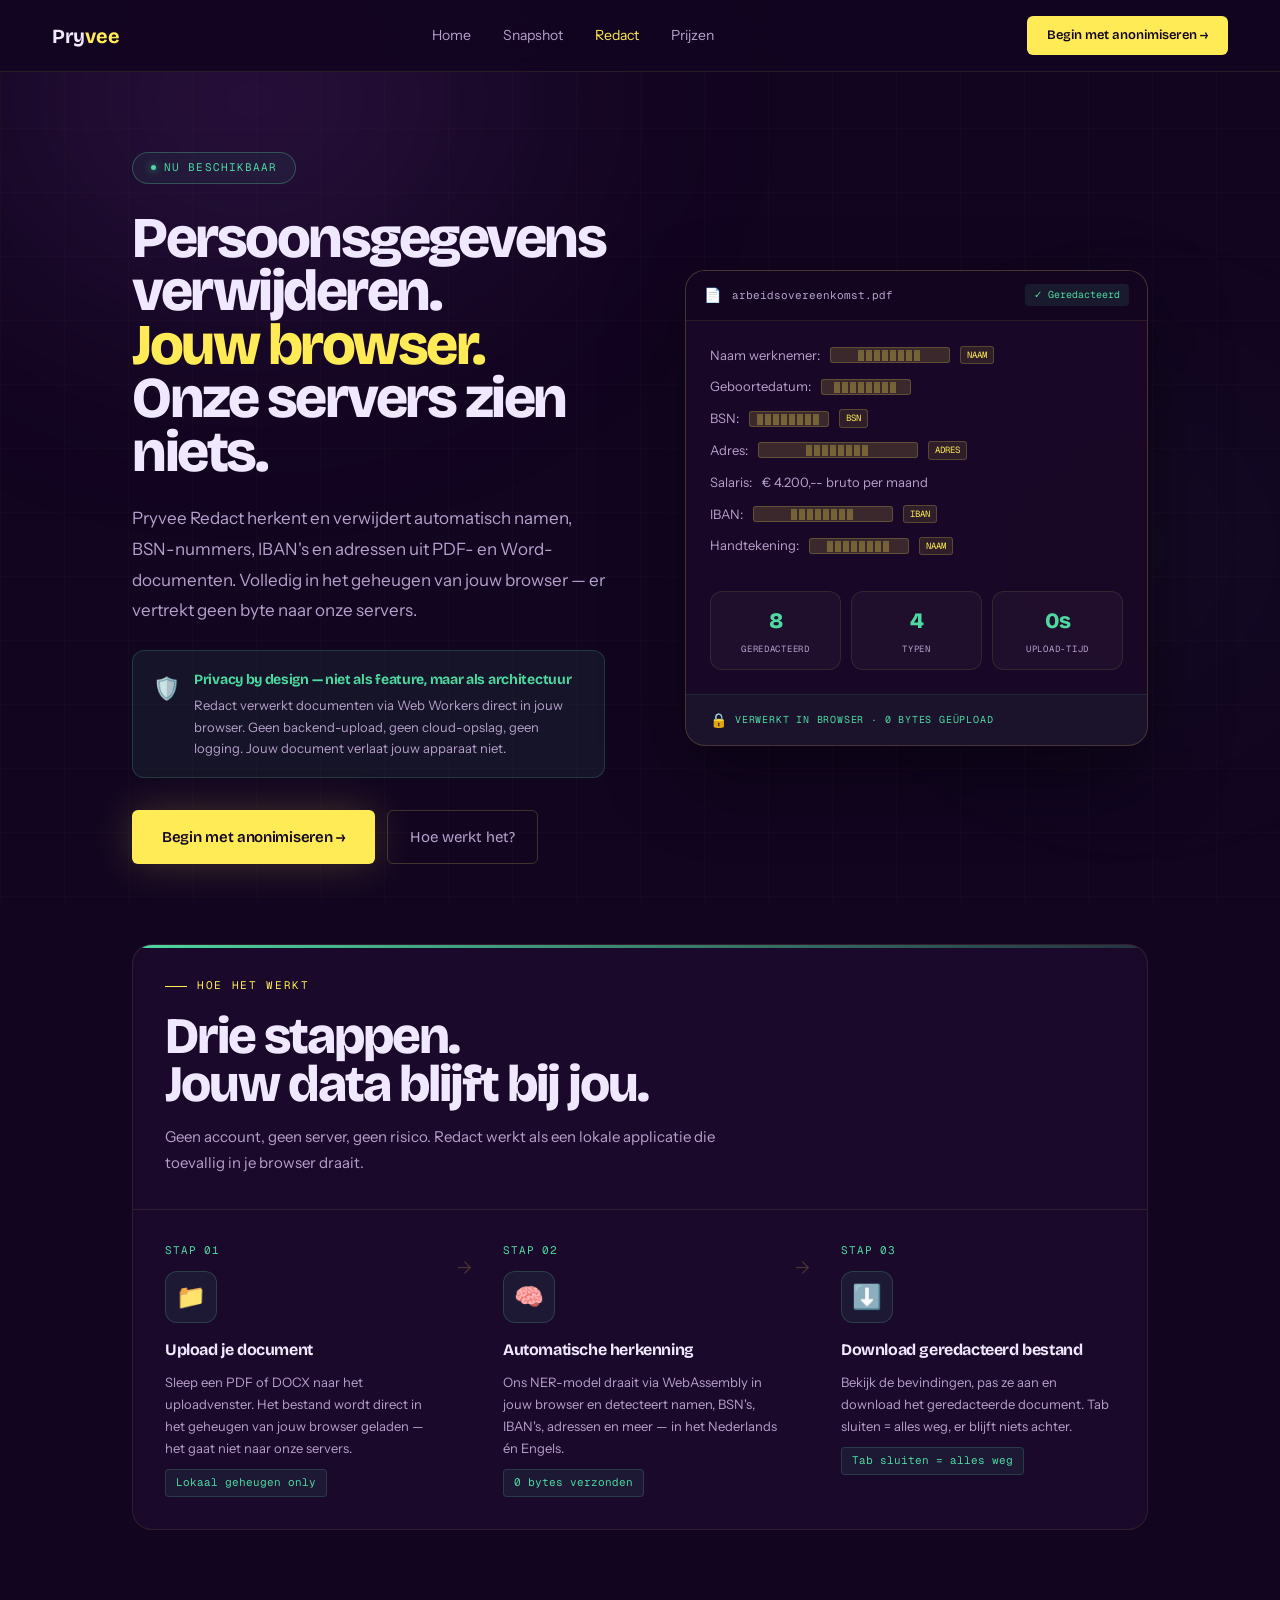
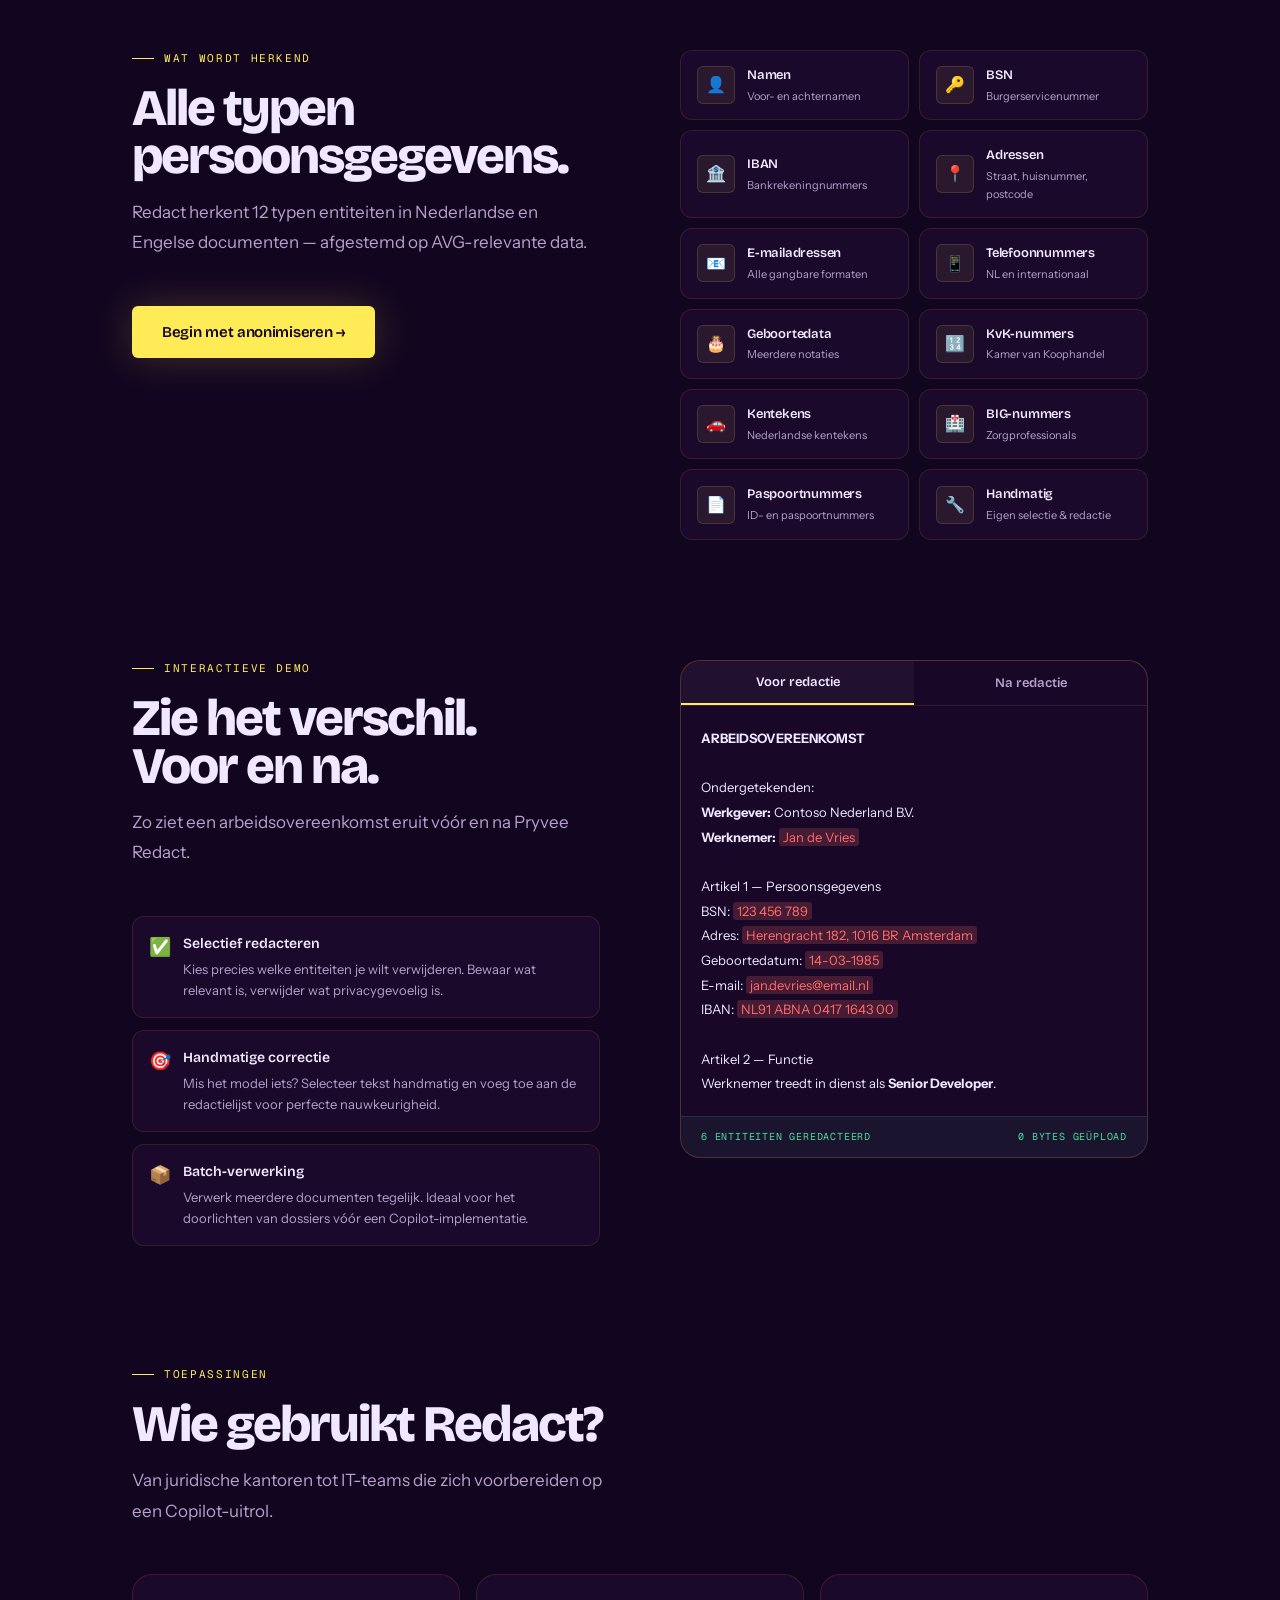
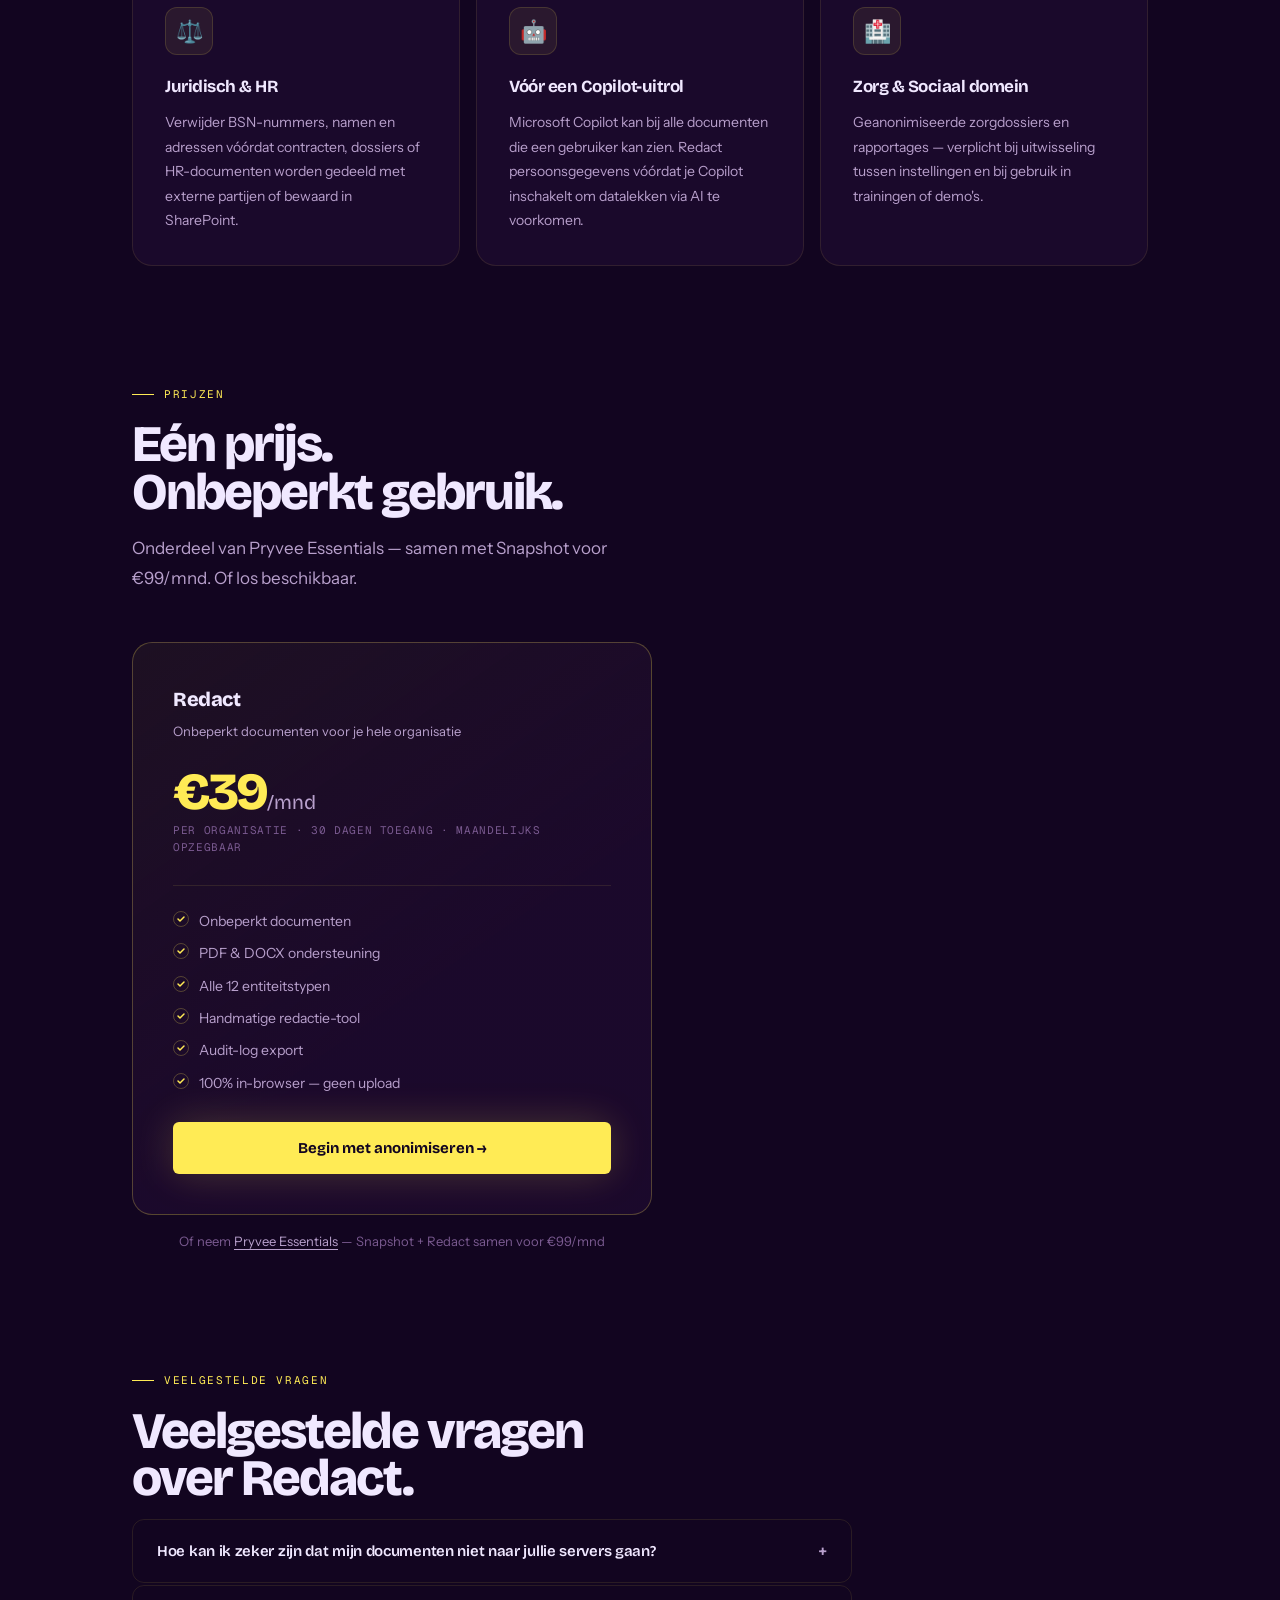
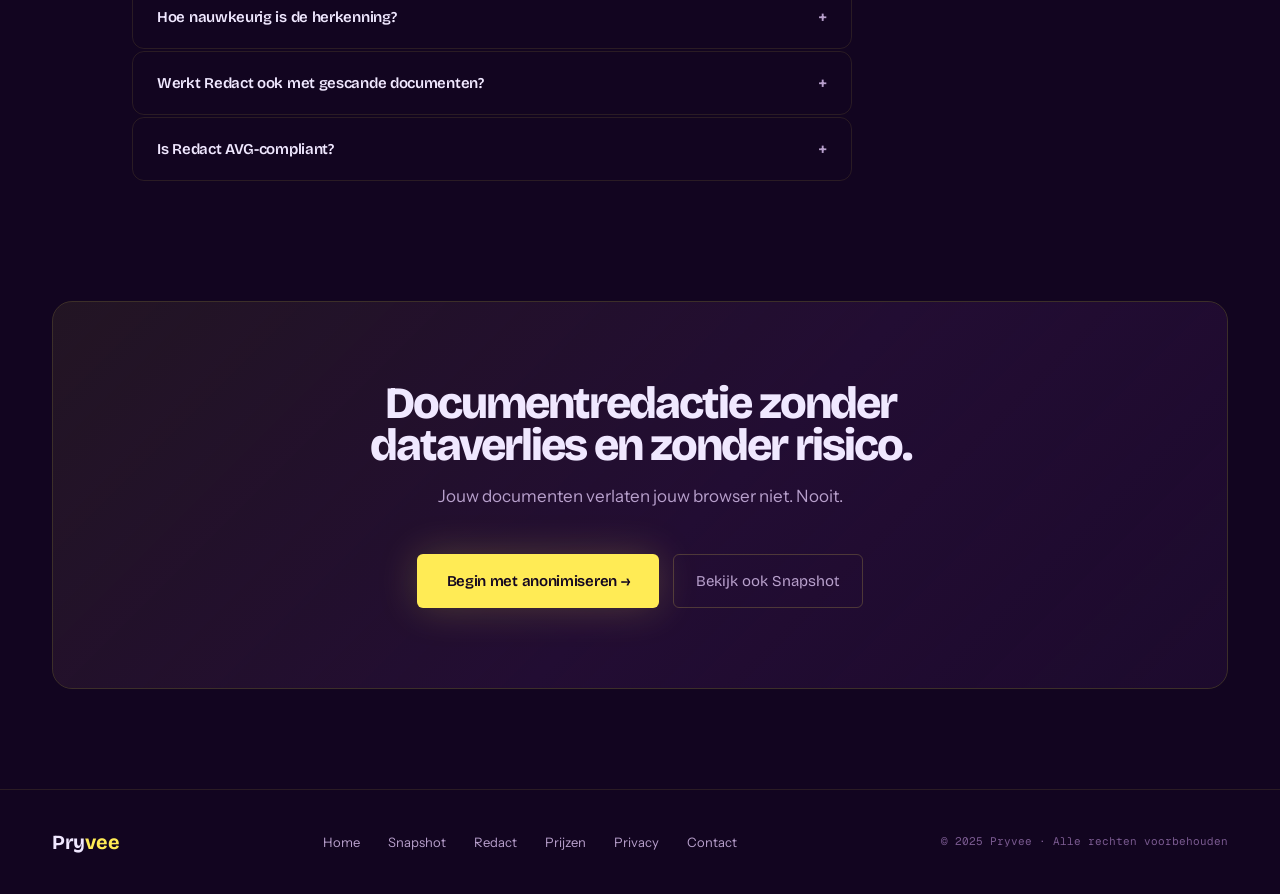
<file: redact.html>
<!DOCTYPE html>
<html lang="nl" dir="ltr">
<head>
<meta charset="UTF-8">
<meta name="viewport" content="width=device-width, initial-scale=1.0">
<meta name="description" content="Pryvee Redact — persoonsgegevens verwijderen uit documenten, volledig in je eigen browser. Geen data naar onze servers. AVG-compliant by design.">
<title>Pryvee Redact — In-browser documentredactie, AVG-compliant</title>
<link rel="preconnect" href="https://fonts.googleapis.com">
<link href="https://fonts.googleapis.com/css2?family=Bricolage+Grotesque:opsz,wght@12..96,400;12..96,600;12..96,700;12..96,800&family=Instrument+Sans:ital,wght@0,400;0,500;0,600;1,400&family=Geist+Mono:wght@300;400;500&display=swap" rel="stylesheet">
<style>
:root{
  --ink:#120520;--plum:#1a0827;--plum2:#2a0f3d;--plum3:#3c1950;
  --gold:#ffeb55;--gold-d:#e8d400;
  --border:rgba(255,235,85,0.1);--border2:rgba(255,235,85,0.2);
  --text:#f0e8ff;--muted:#b8a0cc;--muted2:#7a5a90;
  --ok:#4dd9a0;--warn:#ffb347;--danger:#ff6b6b;
  --r:6px;--r-lg:12px;--r-xl:20px;--nav:72px
}
*,*::before,*::after{box-sizing:border-box;margin:0;padding:0}
html{scroll-behavior:smooth}
body{background:var(--ink);color:var(--text);font-family:'Instrument Sans',sans-serif;line-height:1.6;overflow-x:hidden;-webkit-font-smoothing:antialiased}
body::before{content:'';position:fixed;inset:0;background-image:linear-gradient(rgba(255,235,85,.018) 1px,transparent 1px),linear-gradient(90deg,rgba(255,235,85,.018) 1px,transparent 1px);background-size:64px 64px;pointer-events:none;z-index:0}
@keyframes up{from{opacity:0;transform:translateY(24px)}to{opacity:1;transform:translateY(0)}}
@keyframes blink{0%,100%{opacity:1}50%{opacity:.15}}
@media(prefers-reduced-motion:reduce){*{animation-duration:.01ms!important;transition-duration:.01ms!important}.reveal{opacity:1!important;transform:none!important}}
.skip{position:absolute;top:-100px;left:20px;background:var(--gold);color:var(--ink);padding:10px 22px;border-radius:0 0 var(--r) var(--r);font-weight:600;font-size:13px;text-decoration:none;z-index:9999;transition:top .2s}
.skip:focus{top:0}
:focus-visible{outline:2px solid var(--gold);outline-offset:3px;border-radius:3px}

/* ORB */
.orb{position:fixed;border-radius:50%;pointer-events:none;z-index:0;filter:blur(100px)}
.orb-1{width:800px;height:600px;background:radial-gradient(ellipse,rgba(109,51,144,.32) 0%,transparent 70%);top:-200px;left:-150px}
.orb-2{width:500px;height:500px;background:radial-gradient(ellipse,rgba(77,217,160,.05) 0%,transparent 70%);bottom:100px;right:-100px}

/* NAV */
nav{position:fixed;top:0;left:0;right:0;z-index:200;height:var(--nav);display:flex;align-items:center;justify-content:space-between;padding:0 52px;background:rgba(18,5,32,.88);backdrop-filter:blur(28px);border-bottom:1px solid var(--border)}
.logo{font-family:'Bricolage Grotesque',sans-serif;font-weight:700;font-size:20px;letter-spacing:-.3px;color:var(--text);text-decoration:none}
.logo span{color:var(--gold)}
.nav-links{display:flex;gap:2px;list-style:none;align-items:center}
.nav-links a{color:var(--muted);text-decoration:none;font-size:14px;padding:9px 15px;border-radius:var(--r);min-height:42px;display:flex;align-items:center;transition:all .18s}
.nav-links a:hover{color:var(--text);background:rgba(255,255,255,.05)}
.nav-links a[aria-current="page"]{color:var(--gold)}
.nav-right{display:flex;align-items:center;gap:10px}
.btn-nav{background:var(--gold);color:var(--ink);padding:9px 20px;border-radius:var(--r);font-weight:600;font-size:13px;text-decoration:none;font-family:'Bricolage Grotesque',sans-serif;transition:all .18s;min-height:38px;display:flex;align-items:center;gap:6px;white-space:nowrap}
.btn-nav:hover{background:var(--gold-d);transform:translateY(-1px)}
.ham{display:none;background:none;border:1px solid var(--border2);border-radius:var(--r);cursor:pointer;color:var(--muted);min-height:42px;min-width:42px;align-items:center;justify-content:center;font-size:18px;transition:all .18s}
.ham:hover{color:var(--text)}
.drawer{display:none;flex-direction:column;position:fixed;top:var(--nav);left:0;right:0;background:rgba(18,5,32,.97);backdrop-filter:blur(28px);border-bottom:1px solid var(--border);padding:16px 24px 28px;z-index:190}
.drawer.open{display:flex}
.drawer a{color:var(--muted);text-decoration:none;font-size:16px;padding:14px 16px;border-radius:var(--r-lg);min-height:50px;display:flex;align-items:center;transition:all .2s}
.drawer a:hover{color:var(--text);background:rgba(255,235,85,.05)}
.drawer .btn-nav{margin-top:8px;justify-content:center;border:none}

/* HERO */
.hero{position:relative;z-index:1;padding:calc(var(--nav) + 80px) 52px 80px;max-width:1120px;margin:0 auto;display:grid;grid-template-columns:1fr 1fr;gap:80px;align-items:center;min-height:90vh}
.eyebrow{display:inline-flex;align-items:center;gap:8px;border:1px solid rgba(77,217,160,.3);background:rgba(77,217,160,.06);border-radius:100px;padding:6px 18px;font-family:'Geist Mono',monospace;font-size:11px;letter-spacing:.1em;text-transform:uppercase;color:var(--ok);margin-bottom:28px;width:fit-content;opacity:0;animation:up .6s .1s forwards}
.edot{width:5px;height:5px;border-radius:50%;background:var(--ok);box-shadow:0 0 8px var(--ok);animation:blink 2.4s ease-in-out infinite}
.hero-left h1{font-family:'Bricolage Grotesque',sans-serif;font-weight:800;font-size:clamp(38px,4.5vw,60px);line-height:.93;letter-spacing:-2.5px;margin-bottom:24px;opacity:0;animation:up .7s .2s forwards}
.hero-left h1 em{font-style:normal;color:var(--gold)}
.hero-left p{color:var(--muted);font-size:17px;line-height:1.8;margin-bottom:24px;max-width:480px;opacity:0;animation:up .7s .35s forwards}
.privacy-shield{display:flex;align-items:flex-start;gap:14px;padding:18px 20px;background:rgba(77,217,160,.07);border:1px solid rgba(77,217,160,.2);border-radius:var(--r-lg);margin-bottom:32px;opacity:0;animation:up .7s .5s forwards}
.ps-ico{font-size:22px;flex-shrink:0;margin-top:2px}
.ps-title{font-family:'Bricolage Grotesque',sans-serif;font-weight:700;font-size:14px;letter-spacing:-.3px;color:var(--ok);margin-bottom:4px}
.ps-desc{font-size:13px;color:var(--muted);line-height:1.65}
.hero-actions{display:flex;gap:12px;flex-wrap:wrap;opacity:0;animation:up .7s .65s forwards}
.btn-primary{background:var(--gold);color:var(--ink);padding:14px 30px;border-radius:var(--r);font-weight:600;font-size:15px;font-family:'Bricolage Grotesque',sans-serif;letter-spacing:-.3px;text-decoration:none;display:inline-flex;align-items:center;gap:8px;min-height:48px;transition:all .2s;box-shadow:0 0 40px rgba(255,235,85,.2);white-space:nowrap}
.btn-primary:hover{background:var(--gold-d);transform:translateY(-2px)}
.btn-secondary{color:var(--muted);padding:14px 22px;font-size:15px;font-family:'Bricolage Grotesque',sans-serif;text-decoration:none;display:inline-flex;align-items:center;gap:8px;min-height:48px;border:1px solid var(--border2);border-radius:var(--r);transition:all .2s;white-space:nowrap}
.btn-secondary:hover{color:var(--text);border-color:rgba(255,235,85,.35)}

/* DOC MOCK */
.hero-right{opacity:0;animation:up .9s .6s forwards}
.doc-mock{background:rgba(26,8,39,.95);border:1px solid var(--border2);border-radius:var(--r-xl);overflow:hidden;box-shadow:0 32px 80px rgba(0,0,0,.4)}
.dm-bar{display:flex;align-items:center;gap:7px;padding:13px 18px;background:rgba(18,5,32,.8);border-bottom:1px solid var(--border)}
.dm-name{font-family:'Geist Mono',monospace;font-size:11px;color:var(--muted);margin-left:4px}
.dm-status{font-family:'Geist Mono',monospace;font-size:10px;color:var(--ok);background:rgba(77,217,160,.1);padding:3px 9px;border-radius:4px;margin-left:auto}
.dm-body{padding:24px}
.doc-line{display:flex;align-items:center;gap:10px;margin-bottom:11px}
.doc-text{font-size:13px;color:var(--muted);white-space:nowrap}
.redacted-block{display:inline-block;height:16px;border-radius:3px;background:rgba(255,235,85,.15);border:1px solid rgba(255,235,85,.2);position:relative;overflow:hidden;vertical-align:middle}
.redacted-block::after{content:'▓▓▓▓▓▓▓▓';font-family:'Geist Mono',monospace;font-size:10px;color:rgba(255,235,85,.4);position:absolute;inset:0;display:flex;align-items:center;justify-content:center;letter-spacing:2px}
.redact-tag{font-family:'Geist Mono',monospace;font-size:9px;background:rgba(255,235,85,.1);color:var(--gold);border:1px solid rgba(255,235,85,.2);padding:1px 6px;border-radius:3px;white-space:nowrap}
.dm-stats{display:grid;grid-template-columns:repeat(3,1fr);gap:10px;padding:0 24px 24px}
.dm-stat{text-align:center;padding:12px;background:rgba(255,255,255,.03);border-radius:var(--r-lg);border:1px solid var(--border)}
.dm-stat-n{font-family:'Bricolage Grotesque',sans-serif;font-weight:800;font-size:22px;letter-spacing:-1px;color:var(--ok)}
.dm-stat-l{font-family:'Geist Mono',monospace;font-size:9px;color:var(--muted);text-transform:uppercase;letter-spacing:.08em;margin-top:3px}
.dm-footer{padding:14px 24px;background:rgba(77,217,160,.05);border-top:1px solid rgba(77,217,160,.1);display:flex;align-items:center;gap:8px}
.dm-footer-text{font-family:'Geist Mono',monospace;font-size:10px;color:var(--ok);text-transform:uppercase;letter-spacing:.08em}

/* SECTIONS */
.wrap{position:relative;z-index:1;max-width:1120px;margin:0 auto;padding:0 52px}
.tag{font-family:'Geist Mono',monospace;font-size:11px;color:var(--gold);text-transform:uppercase;letter-spacing:.15em;margin-bottom:18px;display:flex;align-items:center;gap:10px}
.tag::before{content:'';width:22px;height:1px;background:var(--gold)}
.h2{font-family:'Bricolage Grotesque',sans-serif;font-weight:800;font-size:clamp(30px,4vw,52px);line-height:.93;letter-spacing:-2px;margin-bottom:16px}
.lead{color:var(--muted);font-size:17px;max-width:500px;line-height:1.8;margin-bottom:48px}

/* HOW IT WORKS */
.flow-card{background:rgba(42,15,61,.4);border:1px solid var(--border);border-radius:var(--r-xl);overflow:hidden;position:relative}
.flow-card::before{content:'';position:absolute;top:0;left:0;right:0;height:3px;background:linear-gradient(90deg,var(--ok),rgba(77,217,160,.2))}
.flow-top{padding:32px;border-bottom:1px solid var(--border)}
.flow-top p{color:var(--muted);font-size:15px;line-height:1.75;max-width:600px;margin-top:8px}
.flow-steps{display:grid;grid-template-columns:repeat(3,1fr)}
.flow-step{padding:32px;position:relative}
.flow-step:not(:last-child)::after{content:'→';position:absolute;right:-1px;top:44px;font-size:18px;color:var(--border2)}
.fs-num{font-family:'Geist Mono',monospace;font-size:11px;color:var(--ok);margin-bottom:12px;text-transform:uppercase;letter-spacing:.08em}
.fs-ico{font-size:24px;width:52px;height:52px;border-radius:var(--r-lg);background:rgba(77,217,160,.08);border:1px solid rgba(77,217,160,.2);display:flex;align-items:center;justify-content:center;margin-bottom:14px}
.fs-t{font-family:'Bricolage Grotesque',sans-serif;font-weight:700;font-size:16px;letter-spacing:-.4px;margin-bottom:8px}
.fs-d{font-size:13px;color:var(--muted);line-height:1.7}
.fs-emphasis{font-family:'Geist Mono',monospace;font-size:11px;color:var(--ok);background:rgba(77,217,160,.08);border:1px solid rgba(77,217,160,.18);padding:4px 10px;border-radius:4px;display:inline-block;margin-top:10px}

/* NER TYPES */
.two-col{display:grid;grid-template-columns:1fr 1fr;gap:80px;align-items:start}
.ner-list{display:grid;grid-template-columns:1fr 1fr;gap:10px}
.ner-item{display:flex;align-items:center;gap:12px;padding:14px 16px;background:rgba(42,15,61,.4);border:1px solid var(--border);border-radius:var(--r-lg);transition:border-color .2s}
.ner-item:hover{border-color:var(--border2)}
.ner-ico{font-size:16px;width:38px;height:38px;border-radius:var(--r);background:rgba(255,235,85,.07);border:1px solid rgba(255,235,85,.14);display:flex;align-items:center;justify-content:center;flex-shrink:0}
.ner-t{font-size:13px;font-weight:600;font-family:'Bricolage Grotesque',sans-serif;letter-spacing:-.2px}
.ner-d{font-size:11px;color:var(--muted);margin-top:2px}

/* DEMO */
.demo-panel{background:rgba(26,8,39,.95);border:1px solid var(--border2);border-radius:var(--r-xl);overflow:hidden;position:sticky;top:calc(var(--nav) + 24px)}
.demo-tabs{display:flex;border-bottom:1px solid var(--border)}
.demo-tab{flex:1;padding:13px;font-size:13px;font-family:'Bricolage Grotesque',sans-serif;font-weight:600;background:none;border:none;cursor:pointer;color:var(--muted);transition:all .18s;min-height:44px}
.demo-tab.active{color:var(--text);background:rgba(255,255,255,.04);border-bottom:2px solid var(--gold)}
.demo-content{padding:20px;min-height:300px;font-size:13px;line-height:1.9;color:var(--text)}
.demo-content.hidden{display:none}
.hi-red{background:rgba(255,107,107,.2);border-radius:3px;padding:1px 4px;color:var(--danger)}
.hi-gold{background:rgba(255,235,85,.15);border:1px solid rgba(255,235,85,.25);border-radius:3px;padding:1px 6px;color:var(--gold);font-family:'Geist Mono',monospace;font-size:11px}
.demo-bar{padding:12px 20px;background:rgba(77,217,160,.06);border-top:1px solid rgba(77,217,160,.15);font-family:'Geist Mono',monospace;font-size:10px;color:var(--ok);text-transform:uppercase;letter-spacing:.08em;display:flex;justify-content:space-between}

/* USE CASES */
.use-grid{display:grid;grid-template-columns:repeat(3,1fr);gap:16px}
.use-card{background:rgba(42,15,61,.4);border:1px solid var(--border);border-radius:var(--r-xl);padding:32px;transition:transform .3s,border-color .3s}
.use-card:hover{transform:translateY(-4px);border-color:var(--border2)}
.use-ico{font-size:22px;width:48px;height:48px;border-radius:var(--r-lg);background:rgba(255,235,85,.07);border:1px solid rgba(255,235,85,.14);display:flex;align-items:center;justify-content:center;margin-bottom:18px}
.use-t{font-family:'Bricolage Grotesque',sans-serif;font-weight:700;font-size:17px;letter-spacing:-.5px;margin-bottom:10px}
.use-d{font-size:14px;color:var(--muted);line-height:1.75}

/* PRICING */
.price-single{max-width:520px}
.price-card{background:rgba(42,15,61,.4);border:1px solid rgba(255,235,85,.25);border-radius:var(--r-xl);padding:40px;background:linear-gradient(145deg,rgba(255,235,85,.05) 0%,rgba(42,15,61,.4) 60%)}
.pc-n{font-family:'Bricolage Grotesque',sans-serif;font-weight:800;font-size:20px;letter-spacing:-.5px;margin-bottom:6px}
.pc-d{font-size:13px;color:var(--muted);margin-bottom:24px}
.pc-price{font-family:'Bricolage Grotesque',sans-serif;font-weight:800;font-size:52px;letter-spacing:-2.5px;line-height:1;color:var(--gold);margin-bottom:4px}
.pc-price span{font-size:20px;font-weight:400;color:var(--muted);letter-spacing:0}
.pc-per{font-family:'Geist Mono',monospace;font-size:11px;color:var(--muted2);margin-bottom:28px;text-transform:uppercase;letter-spacing:.06em}
.pc-div{height:1px;background:var(--border);margin-bottom:24px}
.pc-feats{list-style:none;display:flex;flex-direction:column;gap:10px;margin-bottom:28px}
.pc-feats li{font-size:14px;color:var(--muted);display:flex;gap:10px;align-items:flex-start}
.pc-feats li::before{content:'';width:16px;height:16px;flex-shrink:0;margin-top:1px;background-image:url("data:image/svg+xml,%3Csvg width='16' height='16' viewBox='0 0 16 16' fill='none' xmlns='http://www.w3.org/2000/svg'%3E%3Ccircle cx='8' cy='8' r='7.5' stroke='rgba(255,235,85,0.25)'/%3E%3Cpath d='M5 8L7 10L11 6' stroke='%23ffeb55' stroke-width='1.5' stroke-linecap='round' stroke-linejoin='round'/%3E%3C/svg%3E");background-repeat:no-repeat;background-position:center}
.btn-pc{display:flex;align-items:center;justify-content:center;padding:14px;min-height:50px;border-radius:var(--r);font-size:15px;font-weight:700;font-family:'Bricolage Grotesque',sans-serif;text-decoration:none;transition:all .2s;background:var(--gold);color:var(--ink);box-shadow:0 0 40px rgba(255,235,85,.2)}
.btn-pc:hover{background:var(--gold-d);transform:translateY(-1px)}
.price-note{margin-top:16px;font-size:13px;color:var(--muted2);text-align:center}
.price-note a{color:var(--muted);text-decoration:underline;text-underline-offset:3px}
.price-note a:hover{color:var(--text)}

/* FAQ */
.faq{display:flex;flex-direction:column;gap:2px;max-width:720px}
.faq-item{border-radius:var(--r-lg);border:1px solid var(--border);overflow:hidden;transition:border-color .2s}
.faq-item:hover{border-color:var(--border2)}
.faq-q{width:100%;background:none;border:none;cursor:pointer;text-align:left;padding:20px 24px;display:flex;align-items:center;justify-content:space-between;font-family:'Bricolage Grotesque',sans-serif;font-weight:600;font-size:15px;letter-spacing:-.3px;color:var(--text);gap:16px}
.faq-icon{font-size:18px;color:var(--muted);flex-shrink:0;transition:transform .25s}
.faq-item.open .faq-icon{transform:rotate(45deg)}
.faq-a{font-size:14px;color:var(--muted);line-height:1.75;padding:0 24px;max-height:0;overflow:hidden;transition:max-height .3s ease,padding .3s ease}
.faq-item.open .faq-a{max-height:300px;padding:0 24px 20px}

/* CTA */
.cta-strip{position:relative;z-index:1;margin:0 52px 100px;padding:80px 64px;text-align:center;border-radius:var(--r-xl);border:1px solid rgba(255,235,85,.18);overflow:hidden}
.cta-strip::before{content:'';position:absolute;inset:0;background:linear-gradient(135deg,rgba(255,235,85,.07) 0%,rgba(60,25,80,.4) 55%,rgba(109,51,144,.12) 100%);z-index:0}
.cta-strip>*{position:relative;z-index:1}
.cta-strip h2{font-family:'Bricolage Grotesque',sans-serif;font-weight:800;font-size:clamp(26px,3.5vw,46px);letter-spacing:-2px;margin-bottom:16px;line-height:.95}
.cta-strip p{color:var(--muted);font-size:17px;margin-bottom:44px}
.cta-btns{display:flex;gap:14px;justify-content:center;flex-wrap:wrap}

/* FOOTER */
footer{position:relative;z-index:1;border-top:1px solid var(--border);padding:36px 52px;display:flex;align-items:center;justify-content:space-between;flex-wrap:wrap;gap:20px}
.f-links{display:flex;gap:28px;list-style:none;flex-wrap:wrap}
.f-links a{font-size:13px;color:var(--muted);text-decoration:none;transition:color .18s}
.f-links a:hover{color:var(--text)}
.f-copy{font-family:'Geist Mono',monospace;font-size:11px;color:var(--muted2)}

.reveal{opacity:0;transform:translateY(24px);transition:opacity .65s ease,transform .65s ease}
.reveal.in{opacity:1;transform:translateY(0)}

@media(max-width:960px){
  nav{padding:0 20px}
  .nav-links{display:none}
  .ham{display:flex}
  .wrap,.hero{padding-left:20px;padding-right:20px}
  .hero{grid-template-columns:1fr;gap:48px;min-height:auto;padding-top:calc(var(--nav)+60px)}
  .two-col{grid-template-columns:1fr}
  .ner-list{grid-template-columns:1fr}
  .use-grid{grid-template-columns:1fr}
  .flow-steps{grid-template-columns:1fr}
  .flow-step:not(:last-child)::after{display:none}
  .cta-strip{margin:0 20px 60px;padding:48px 28px}
  .cta-btns{flex-direction:column}
  .cta-btns a{width:100%;justify-content:center}
  footer{padding:28px 20px;flex-direction:column;align-items:flex-start}
}
@media(max-width:540px){
  .hero-actions{flex-direction:column;width:100%}
  .btn-primary,.btn-secondary{justify-content:center}
}
</style>
</head>
<body>

<div class="orb orb-1" aria-hidden="true"></div>
<div class="orb orb-2" aria-hidden="true"></div>
<a href="#main" class="skip">Naar hoofdinhoud</a>

<nav aria-label="Hoofdnavigatie">
  <a href="index.html" class="logo">Pry<span>vee</span></a>
  <ul class="nav-links" id="nav-links">
    <li><a href="index.html">Home</a></li>
    <li><a href="snapshot.html">Snapshot</a></li>
    <li><a href="redact.html" aria-current="page">Redact</a></li>
    <li><a href="index.html#pricing">Prijzen</a></li>
  </ul>
  <div class="nav-right">
    <button class="ham" id="ham" aria-label="Menu openen" aria-expanded="false">&#9776;</button>
    <a href="redact-tool.html" class="btn-nav" id="cta-nav">Begin met anonimiseren &#8594;</a>
  </div>
</nav>

<nav class="drawer" id="drawer" aria-label="Mobiele navigatie">
  <a href="index.html" onclick="closeD()">Home</a>
  <a href="snapshot.html" onclick="closeD()">Snapshot</a>
  <a href="redact.html" onclick="closeD()">Redact</a>
  <a href="index.html#pricing" onclick="closeD()">Prijzen</a>
  <a href="redact-tool.html" class="btn-nav" onclick="closeD()">Begin met anonimiseren &#8594;</a>
</nav>

<main id="main">

<!-- HERO -->
<section class="hero" aria-labelledby="h1">
  <div class="hero-left">
    <div class="eyebrow"><span class="edot" aria-hidden="true"></span>Nu beschikbaar</div>
    <h1 id="h1">Persoonsgegevens verwijderen.<br><em>Jouw browser.</em><br>Onze servers zien niets.</h1>
    <p>Pryvee Redact herkent en verwijdert automatisch namen, BSN-nummers, IBAN's en adressen uit PDF- en Word-documenten. Volledig in het geheugen van jouw browser — er vertrekt geen byte naar onze servers.</p>
    <div class="privacy-shield" role="note">
      <div class="ps-ico" aria-hidden="true">&#128737;&#65039;</div>
      <div>
        <div class="ps-title">Privacy by design — niet als feature, maar als architectuur</div>
        <div class="ps-desc">Redact verwerkt documenten via Web Workers direct in jouw browser. Geen backend-upload, geen cloud-opslag, geen logging. Jouw document verlaat jouw apparaat niet.</div>
      </div>
    </div>
    <div class="hero-actions">
      <a href="redact-tool.html" class="btn-primary">Begin met anonimiseren &#8594;</a>
      <a href="#how" class="btn-secondary">Hoe werkt het?</a>
    </div>
  </div>

  <div class="hero-right" role="img" aria-label="Demo van Pryvee Redact">
    <div class="doc-mock">
      <div class="dm-bar" aria-hidden="true">
        <span style="font-size:14px">&#128196;</span>
        <span class="dm-name">arbeidsovereenkomst.pdf</span>
        <span class="dm-status">&#10003; Geredacteerd</span>
      </div>
      <div class="dm-body" aria-hidden="true">
        <div class="doc-line"><span class="doc-text">Naam werknemer:</span><span class="redacted-block" style="width:120px"></span><span class="redact-tag">NAAM</span></div>
        <div class="doc-line"><span class="doc-text">Geboortedatum:</span><span class="redacted-block" style="width:90px"></span></div>
        <div class="doc-line"><span class="doc-text">BSN:</span><span class="redacted-block" style="width:80px"></span><span class="redact-tag">BSN</span></div>
        <div class="doc-line"><span class="doc-text">Adres:</span><span class="redacted-block" style="width:160px"></span><span class="redact-tag">ADRES</span></div>
        <div class="doc-line"><span class="doc-text">Salaris:</span><span class="doc-text">&#8364; 4.200,-- bruto per maand</span></div>
        <div class="doc-line"><span class="doc-text">IBAN:</span><span class="redacted-block" style="width:140px"></span><span class="redact-tag">IBAN</span></div>
        <div class="doc-line" style="margin-top:8px"><span class="doc-text">Handtekening:</span><span class="redacted-block" style="width:100px"></span><span class="redact-tag">NAAM</span></div>
      </div>
      <div class="dm-stats" aria-hidden="true">
        <div class="dm-stat"><div class="dm-stat-n">8</div><div class="dm-stat-l">Geredacteerd</div></div>
        <div class="dm-stat"><div class="dm-stat-n">4</div><div class="dm-stat-l">Typen</div></div>
        <div class="dm-stat"><div class="dm-stat-n">0s</div><div class="dm-stat-l">Upload-tijd</div></div>
      </div>
      <div class="dm-footer" aria-hidden="true">
        <span style="font-size:14px">&#128274;</span>
        <span class="dm-footer-text">Verwerkt in browser &middot; 0 bytes ge&uuml;pload</span>
      </div>
    </div>
  </div>
</section>

<!-- HOW IT WORKS -->
<section class="wrap reveal" id="how" aria-labelledby="how-h" style="padding-bottom:120px">
  <div class="flow-card">
    <div class="flow-top">
      <div class="tag">Hoe het werkt</div>
      <h2 class="h2" id="how-h">Drie stappen.<br>Jouw data blijft bij jou.</h2>
      <p>Geen account, geen server, geen risico. Redact werkt als een lokale applicatie die toevallig in je browser draait.</p>
    </div>
    <div class="flow-steps" role="list">
      <div class="flow-step" role="listitem">
        <div class="fs-num">Stap 01</div>
        <div class="fs-ico" aria-hidden="true">&#128193;</div>
        <h3 class="fs-t">Upload je document</h3>
        <p class="fs-d">Sleep een PDF of DOCX naar het uploadvenster. Het bestand wordt direct in het geheugen van jouw browser geladen — het gaat niet naar onze servers.</p>
        <span class="fs-emphasis">Lokaal geheugen only</span>
      </div>
      <div class="flow-step" role="listitem">
        <div class="fs-num">Stap 02</div>
        <div class="fs-ico" aria-hidden="true">&#129504;</div>
        <h3 class="fs-t">Automatische herkenning</h3>
        <p class="fs-d">Ons NER-model draait via WebAssembly in jouw browser en detecteert namen, BSN's, IBAN's, adressen en meer — in het Nederlands én Engels.</p>
        <span class="fs-emphasis">0 bytes verzonden</span>
      </div>
      <div class="flow-step" role="listitem">
        <div class="fs-num">Stap 03</div>
        <div class="fs-ico" aria-hidden="true">&#11015;&#65039;</div>
        <h3 class="fs-t">Download geredacteerd bestand</h3>
        <p class="fs-d">Bekijk de bevindingen, pas ze aan en download het geredacteerde document. Tab sluiten = alles weg, er blijft niets achter.</p>
        <span class="fs-emphasis">Tab sluiten = alles weg</span>
      </div>
    </div>
  </div>
</section>

<!-- NER TYPES -->
<section class="wrap reveal" aria-labelledby="ner-h" style="padding-bottom:120px">
  <div class="two-col">
    <div>
      <div class="tag">Wat wordt herkend</div>
      <h2 class="h2" id="ner-h">Alle typen<br>persoonsgegevens.</h2>
      <p class="lead">Redact herkent 12 typen entiteiten in Nederlandse en Engelse documenten — afgestemd op AVG-relevante data.</p>
      <a href="redact-tool.html" class="btn-primary" style="width:fit-content">Begin met anonimiseren &#8594;</a>
    </div>
    <div class="ner-list" role="list">
      <div class="ner-item" role="listitem"><div class="ner-ico">&#128100;</div><div><div class="ner-t">Namen</div><div class="ner-d">Voor- en achternamen</div></div></div>
      <div class="ner-item" role="listitem"><div class="ner-ico">&#128273;</div><div><div class="ner-t">BSN</div><div class="ner-d">Burgerservicenummer</div></div></div>
      <div class="ner-item" role="listitem"><div class="ner-ico">&#127974;</div><div><div class="ner-t">IBAN</div><div class="ner-d">Bankrekeningnummers</div></div></div>
      <div class="ner-item" role="listitem"><div class="ner-ico">&#128205;</div><div><div class="ner-t">Adressen</div><div class="ner-d">Straat, huisnummer, postcode</div></div></div>
      <div class="ner-item" role="listitem"><div class="ner-ico">&#128231;</div><div><div class="ner-t">E-mailadressen</div><div class="ner-d">Alle gangbare formaten</div></div></div>
      <div class="ner-item" role="listitem"><div class="ner-ico">&#128241;</div><div><div class="ner-t">Telefoonnummers</div><div class="ner-d">NL en internationaal</div></div></div>
      <div class="ner-item" role="listitem"><div class="ner-ico">&#127874;</div><div><div class="ner-t">Geboortedata</div><div class="ner-d">Meerdere notaties</div></div></div>
      <div class="ner-item" role="listitem"><div class="ner-ico">&#128290;</div><div><div class="ner-t">KvK-nummers</div><div class="ner-d">Kamer van Koophandel</div></div></div>
      <div class="ner-item" role="listitem"><div class="ner-ico">&#128663;</div><div><div class="ner-t">Kentekens</div><div class="ner-d">Nederlandse kentekens</div></div></div>
      <div class="ner-item" role="listitem"><div class="ner-ico">&#127973;</div><div><div class="ner-t">BIG-nummers</div><div class="ner-d">Zorgprofessionals</div></div></div>
      <div class="ner-item" role="listitem"><div class="ner-ico">&#128196;</div><div><div class="ner-t">Paspoortnummers</div><div class="ner-d">ID- en paspoortnummers</div></div></div>
      <div class="ner-item" role="listitem"><div class="ner-ico">&#128295;</div><div><div class="ner-t">Handmatig</div><div class="ner-d">Eigen selectie &amp; redactie</div></div></div>
    </div>
  </div>
</section>

<!-- BEFORE / AFTER DEMO -->
<section class="wrap reveal" aria-labelledby="demo-h" style="padding-bottom:120px">
  <div class="two-col">
    <div>
      <div class="tag">Interactieve demo</div>
      <h2 class="h2" id="demo-h">Zie het verschil.<br>Voor en na.</h2>
      <p class="lead">Zo ziet een arbeidsovereenkomst eruit vóór en na Pryvee Redact.</p>
      <div style="display:flex;flex-direction:column;gap:12px">
        <div style="display:flex;gap:12px;align-items:flex-start;padding:16px;background:rgba(42,15,61,.4);border:1px solid var(--border);border-radius:var(--r-lg)">
          <span style="font-size:18px;flex-shrink:0">&#9989;</span>
          <div><div style="font-family:'Bricolage Grotesque',sans-serif;font-weight:600;font-size:14px;margin-bottom:4px">Selectief redacteren</div><div style="font-size:13px;color:var(--muted)">Kies precies welke entiteiten je wilt verwijderen. Bewaar wat relevant is, verwijder wat privacygevoelig is.</div></div>
        </div>
        <div style="display:flex;gap:12px;align-items:flex-start;padding:16px;background:rgba(42,15,61,.4);border:1px solid var(--border);border-radius:var(--r-lg)">
          <span style="font-size:18px;flex-shrink:0">&#127919;</span>
          <div><div style="font-family:'Bricolage Grotesque',sans-serif;font-weight:600;font-size:14px;margin-bottom:4px">Handmatige correctie</div><div style="font-size:13px;color:var(--muted)">Mis het model iets? Selecteer tekst handmatig en voeg toe aan de redactielijst voor perfecte nauwkeurigheid.</div></div>
        </div>
        <div style="display:flex;gap:12px;align-items:flex-start;padding:16px;background:rgba(42,15,61,.4);border:1px solid var(--border);border-radius:var(--r-lg)">
          <span style="font-size:18px;flex-shrink:0">&#128230;</span>
          <div><div style="font-family:'Bricolage Grotesque',sans-serif;font-weight:600;font-size:14px;margin-bottom:4px">Batch-verwerking</div><div style="font-size:13px;color:var(--muted)">Verwerk meerdere documenten tegelijk. Ideaal voor het doorlichten van dossiers vóór een Copilot-implementatie.</div></div>
        </div>
      </div>
    </div>
    <div>
      <div class="demo-panel" role="region" aria-label="Voor en na demo van documentredactie">
        <div class="demo-tabs" role="tablist">
          <button class="demo-tab active" role="tab" aria-selected="true" id="tab-before" onclick="switchTab('before')">Voor redactie</button>
          <button class="demo-tab" role="tab" aria-selected="false" id="tab-after" onclick="switchTab('after')">Na redactie</button>
        </div>
        <div class="demo-content" id="panel-before">
          <p><strong>ARBEIDSOVEREENKOMST</strong></p><br>
          <p>Ondergetekenden:</p>
          <p><strong>Werkgever:</strong> Contoso Nederland B.V.</p>
          <p><strong>Werknemer:</strong> <span class="hi-red">Jan de Vries</span></p><br>
          <p>Artikel 1 — Persoonsgegevens</p>
          <p>BSN: <span class="hi-red">123 456 789</span></p>
          <p>Adres: <span class="hi-red">Herengracht 182, 1016 BR Amsterdam</span></p>
          <p>Geboortedatum: <span class="hi-red">14-03-1985</span></p>
          <p>E-mail: <span class="hi-red">jan.devries@email.nl</span></p>
          <p>IBAN: <span class="hi-red">NL91 ABNA 0417 1643 00</span></p><br>
          <p>Artikel 2 — Functie</p>
          <p>Werknemer treedt in dienst als <strong>Senior Developer</strong>.</p>
        </div>
        <div class="demo-content hidden" id="panel-after">
          <p><strong>ARBEIDSOVEREENKOMST</strong></p><br>
          <p>Ondergetekenden:</p>
          <p><strong>Werkgever:</strong> Contoso Nederland B.V.</p>
          <p><strong>Werknemer:</strong> <span class="hi-gold">[NAAM]</span></p><br>
          <p>Artikel 1 — Persoonsgegevens</p>
          <p>BSN: <span class="hi-gold">[BSN]</span></p>
          <p>Adres: <span class="hi-gold">[ADRES]</span></p>
          <p>Geboortedatum: <span class="hi-gold">[DATUM]</span></p>
          <p>E-mail: <span class="hi-gold">[EMAIL]</span></p>
          <p>IBAN: <span class="hi-gold">[IBAN]</span></p><br>
          <p>Artikel 2 — Functie</p>
          <p>Werknemer treedt in dienst als <strong>Senior Developer</strong>.</p>
        </div>
        <div class="demo-bar">
          <span>6 entiteiten geredacteerd</span>
          <span>0 bytes ge&uuml;pload</span>
        </div>
      </div>
    </div>
  </div>
</section>

<!-- USE CASES -->
<section class="wrap reveal" aria-labelledby="use-h" style="padding-bottom:120px">
  <div class="tag">Toepassingen</div>
  <h2 class="h2" id="use-h">Wie gebruikt Redact?</h2>
  <p class="lead">Van juridische kantoren tot IT-teams die zich voorbereiden op een Copilot-uitrol.</p>
  <div class="use-grid" role="list">
    <div class="use-card" role="listitem">
      <div class="use-ico" aria-hidden="true">&#9878;&#65039;</div>
      <h3 class="use-t">Juridisch &amp; HR</h3>
      <p class="use-d">Verwijder BSN-nummers, namen en adressen vóórdat contracten, dossiers of HR-documenten worden gedeeld met externe partijen of bewaard in SharePoint.</p>
    </div>
    <div class="use-card" role="listitem">
      <div class="use-ico" aria-hidden="true">&#129302;</div>
      <h3 class="use-t">Vóór een Copilot-uitrol</h3>
      <p class="use-d">Microsoft Copilot kan bij alle documenten die een gebruiker kan zien. Redact persoonsgegevens vóórdat je Copilot inschakelt om datalekken via AI te voorkomen.</p>
    </div>
    <div class="use-card" role="listitem">
      <div class="use-ico" aria-hidden="true">&#127973;</div>
      <h3 class="use-t">Zorg &amp; Sociaal domein</h3>
      <p class="use-d">Geanonimiseerde zorgdossiers en rapportages — verplicht bij uitwisseling tussen instellingen en bij gebruik in trainingen of demo's.</p>
    </div>
  </div>
</section>

<!-- PRICING -->
<section class="wrap reveal" aria-labelledby="price-h" style="padding-bottom:120px">
  <div class="tag">Prijzen</div>
  <h2 class="h2" id="price-h">Eén prijs.<br>Onbeperkt gebruik.</h2>
  <p class="lead">Onderdeel van Pryvee Essentials — samen met Snapshot voor €99/mnd. Of los beschikbaar.</p>
  <div class="price-single">
    <div class="price-card">
      <div class="pc-n">Redact</div>
      <div class="pc-d">Onbeperkt documenten voor je hele organisatie</div>
      <div class="pc-price">€39<span>/mnd</span></div>
      <div class="pc-per">per organisatie &middot; 30 dagen toegang &middot; maandelijks opzegbaar</div>
      <div class="pc-div"></div>
      <ul class="pc-feats">
        <li>Onbeperkt documenten</li>
        <li>PDF &amp; DOCX ondersteuning</li>
        <li>Alle 12 entiteitstypen</li>
        <li>Handmatige redactie-tool</li>
        <li>Audit-log export</li>
        <li>100% in-browser — geen upload</li>
      </ul>
      <a href="redact-tool.html" class="btn-pc">Begin met anonimiseren &#8594;</a>
    </div>
    <p class="price-note">Of neem <a href="index.html#pricing">Pryvee Essentials</a> — Snapshot + Redact samen voor €99/mnd</p>
  </div>
</section>

<!-- FAQ -->
<section class="wrap reveal" aria-labelledby="faq-h" style="padding-bottom:120px">
  <div class="tag">Veelgestelde vragen</div>
  <h2 class="h2" id="faq-h">Veelgestelde vragen<br>over Redact.</h2>
  <div class="faq" role="list">
    <div class="faq-item" role="listitem">
      <button class="faq-q" aria-expanded="false" onclick="toggleFaq(this)">Hoe kan ik zeker zijn dat mijn documenten niet naar jullie servers gaan?<span class="faq-icon" aria-hidden="true">+</span></button>
      <div class="faq-a">Redact verwerkt documenten via de Web Workers API en WebAssembly — beide zijn standaard browser-technologieën die volledig lokaal draaien. Je kunt dit verifiëren door je netwerktabblad open te houden in de ontwikkelaarstools: je zult geen upload-verzoek zien naar onze servers.</div>
    </div>
    <div class="faq-item" role="listitem">
      <button class="faq-q" aria-expanded="false" onclick="toggleFaq(this)">Hoe nauwkeurig is de herkenning?<span class="faq-icon" aria-hidden="true">+</span></button>
      <div class="faq-a">Het NER-model haalt een F1-score van 94–96% op gangbare Nederlandse documenten. Voor kritieke documenten raden we altijd aan de resultaten te controleren en de handmatige selectie-tool te gebruiken voor wat het model mist.</div>
    </div>
    <div class="faq-item" role="listitem">
      <button class="faq-q" aria-expanded="false" onclick="toggleFaq(this)">Werkt Redact ook met gescande documenten?<span class="faq-icon" aria-hidden="true">+</span></button>
      <div class="faq-a">Gescande PDF's bevatten afbeeldingen in plaats van tekst, waardoor het NER-model ze niet direct kan verwerken. We werken aan een in-browser OCR-module. Op dit moment werkt Redact optimaal met tekst-gebaseerde PDF's en DOCX-bestanden.</div>
    </div>
    <div class="faq-item" role="listitem">
      <button class="faq-q" aria-expanded="false" onclick="toggleFaq(this)">Is Redact AVG-compliant?<span class="faq-icon" aria-hidden="true">+</span></button>
      <div class="faq-a">Omdat de verwerking volledig in de browser plaatsvindt, is er geen verwerkersovereenkomst vereist voor de redactie zelf — Pryvee verwerkt geen persoonsgegevens. Het gedownloade document valt uiteraard nog steeds onder de AVG-verplichtingen van uw organisatie.</div>
    </div>
  </div>
</section>

<!-- CTA -->
<div class="cta-strip reveal" aria-labelledby="cta-h">
  <h2 id="cta-h">Documentredactie zonder<br>dataverlies en zonder risico.</h2>
  <p>Jouw documenten verlaten jouw browser niet. Nooit.</p>
  <div class="cta-btns">
    <a href="redact-tool.html" class="btn-primary">Begin met anonimiseren &#8594;</a>
    <a href="snapshot.html" class="btn-secondary">Bekijk ook Snapshot</a>
  </div>
</div>

</main>

<footer>
  <a href="index.html" class="logo">Pry<span>vee</span></a>
  <ul class="f-links">
    <li><a href="index.html">Home</a></li>
    <li><a href="snapshot.html">Snapshot</a></li>
    <li><a href="redact.html" aria-current="page">Redact</a></li>
    <li><a href="index.html#pricing">Prijzen</a></li>
    <li><a href="#">Privacy</a></li>
    <li><a href="#">Contact</a></li>
  </ul>
  <div class="f-copy">&copy; 2025 Pryvee &middot; Alle rechten voorbehouden</div>
</footer>

<script>
const obs=new IntersectionObserver(es=>es.forEach(e=>{if(e.isIntersecting)e.target.classList.add('in')}),{threshold:.07});
document.querySelectorAll('.reveal').forEach(el=>obs.observe(el));
const ham=document.getElementById('ham'),drawer=document.getElementById('drawer');
ham.addEventListener('click',()=>{const o=drawer.classList.toggle('open');ham.setAttribute('aria-expanded',String(o));ham.innerHTML=o?'&#10005;':'&#9776;';});
function closeD(){drawer.classList.remove('open');ham.setAttribute('aria-expanded','false');ham.innerHTML='&#9776;';}
document.addEventListener('keydown',e=>{if(e.key==='Escape'&&drawer.classList.contains('open'))closeD();});
function toggleFaq(btn){
  const item=btn.closest('.faq-item');
  const isOpen=item.classList.contains('open');
  document.querySelectorAll('.faq-item.open').forEach(i=>{i.classList.remove('open');i.querySelector('.faq-q').setAttribute('aria-expanded','false');});
  if(!isOpen){item.classList.add('open');btn.setAttribute('aria-expanded','true');}
}
function switchTab(tab){
  document.getElementById('panel-before').classList.toggle('hidden',tab==='after');
  document.getElementById('panel-after').classList.toggle('hidden',tab==='before');
  document.getElementById('tab-before').classList.toggle('active',tab==='before');
  document.getElementById('tab-after').classList.toggle('active',tab==='after');
}
const mq=window.matchMedia('(max-width:960px)');
function handleNav(m){document.getElementById('cta-nav').style.display=m.matches?'none':'flex';}
mq.addEventListener('change',handleNav);handleNav(mq);
</script>
</body>
</html>
</file>
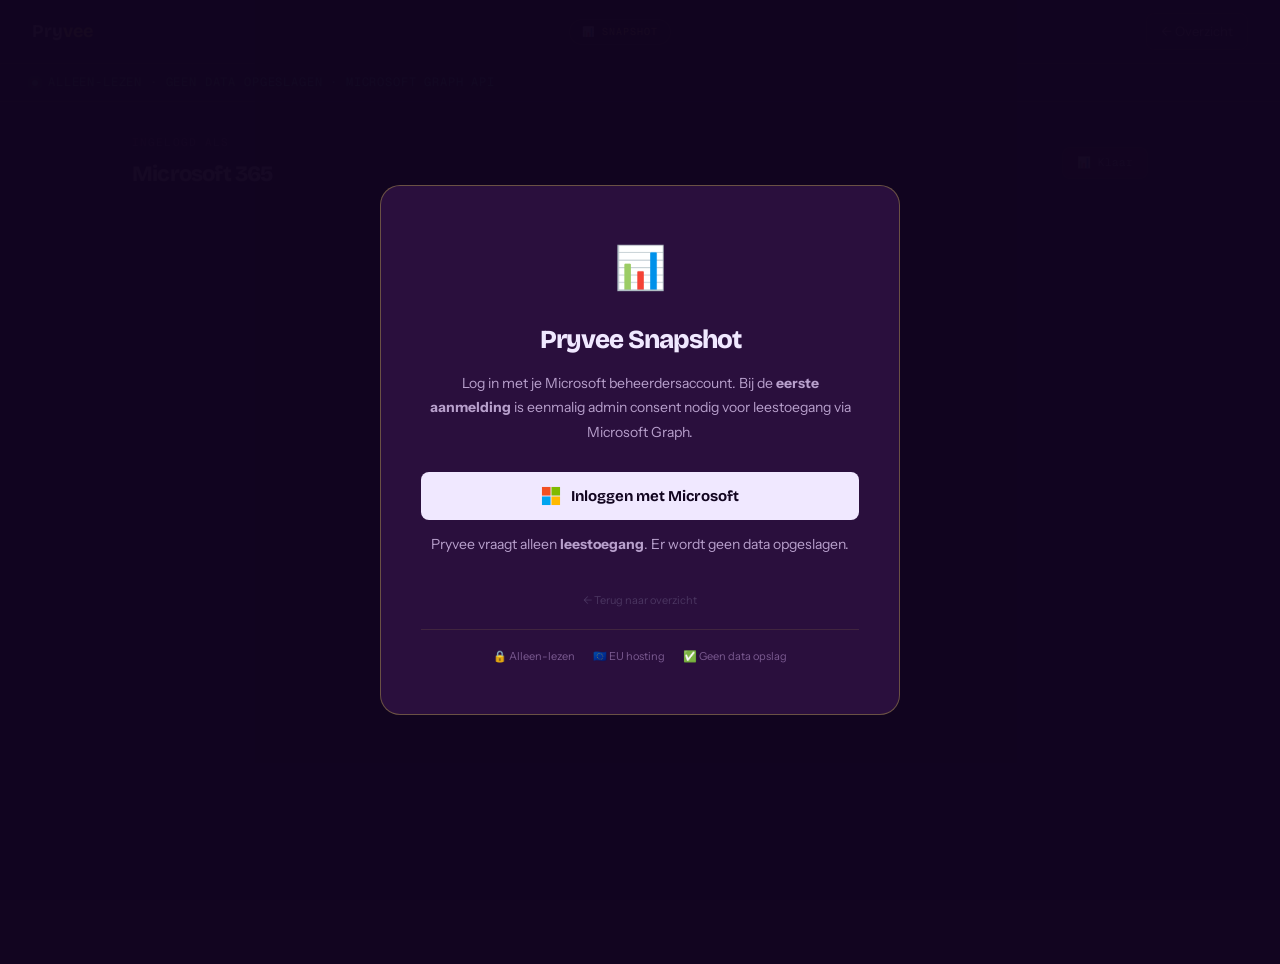
<file: snapshot-tool.html>
<!DOCTYPE html>
<html lang="nl">
<head>
<meta charset="UTF-8">
<meta name="viewport" content="width=device-width, initial-scale=1.0">
<title>Pryvee Snapshot</title>
<link href="https://fonts.googleapis.com/css2?family=Bricolage+Grotesque:opsz,wght@12..96,700;12..96,800&family=Instrument+Sans:wght@400;500;600&family=Geist+Mono:wght@300;400;500&display=swap" rel="stylesheet">
<script src="https://alcdn.msauth.net/browser/2.38.0/js/msal-browser.min.js"></script>
<style>
:root{
  --ink:#120520;--plum:#2a0f3d;
  --gold:#ffeb55;--gold-d:#e8d400;
  --border:rgba(255,235,85,0.1);--border2:rgba(255,235,85,0.2);
  --text:#f0e8ff;--muted:#b8a0cc;--muted2:#7a5a90;
  --ok:#4dd9a0;--warn:#ffb347;--danger:#ff6b6b;
  --r:8px;--r-lg:14px;--r-xl:20px;--nav:64px
}
*,*::before,*::after{box-sizing:border-box;margin:0;padding:0}
html{scroll-behavior:smooth}
body{background:var(--ink);color:var(--text);font-family:'Instrument Sans',sans-serif;line-height:1.6;-webkit-font-smoothing:antialiased;min-height:100vh}
body::before{content:'';position:fixed;inset:0;background-image:linear-gradient(rgba(255,235,85,.015) 1px,transparent 1px),linear-gradient(90deg,rgba(255,235,85,.015) 1px,transparent 1px);background-size:64px 64px;pointer-events:none;z-index:0}
@keyframes blink{0%,100%{opacity:1}50%{opacity:.2}}
@keyframes up{from{opacity:0;transform:translateY(16px)}to{opacity:1;transform:translateY(0)}}
@media(prefers-reduced-motion:reduce){*{animation-duration:.01ms!important;transition-duration:.01ms!important}}

nav{position:fixed;top:0;left:0;right:0;z-index:200;height:var(--nav);display:flex;align-items:center;justify-content:space-between;padding:0 32px;background:rgba(18,5,32,.92);backdrop-filter:blur(24px);border-bottom:1px solid var(--border)}
.logo{font-family:'Bricolage Grotesque',sans-serif;font-weight:700;font-size:18px;color:var(--text);text-decoration:none}.logo span{color:var(--gold)}
.nav-pill{font-family:'Geist Mono',monospace;font-size:10px;background:rgba(255,235,85,.08);color:var(--gold);border:1px solid rgba(255,235,85,.2);padding:4px 12px;border-radius:100px;letter-spacing:.1em;text-transform:uppercase}
.nav-right{display:flex;align-items:center;gap:10px}
.nav-user{font-size:12px;color:var(--muted);font-family:'Geist Mono',monospace;display:none}
.nav-back{font-size:13px;color:var(--muted);text-decoration:none;padding:7px 14px;border:1px solid var(--border);border-radius:var(--r);transition:all .18s}.nav-back:hover{color:var(--text)}
.btn-so{font-size:12px;color:var(--muted2);background:none;border:none;cursor:pointer;font-family:'Instrument Sans',sans-serif;padding:7px 12px;border-radius:var(--r);transition:color .18s;display:none}.btn-so:hover{color:var(--danger)}

.pbar{position:relative;z-index:1;margin-top:var(--nav);background:rgba(77,217,160,.04);border-bottom:1px solid rgba(77,217,160,.1);padding:9px 32px;display:flex;align-items:center;gap:10px;font-size:12px;color:var(--ok);font-family:'Geist Mono',monospace;text-transform:uppercase;letter-spacing:.07em}
.pdot{width:6px;height:6px;border-radius:50%;background:var(--ok);box-shadow:0 0 8px var(--ok);animation:blink 2.4s ease-in-out infinite;flex-shrink:0}

main{position:relative;z-index:1;max-width:1080px;margin:0 auto;padding:32px 32px 100px}

.overlay{position:fixed;inset:0;z-index:99999;background:rgba(18,5,32,.98);display:flex;align-items:center;justify-content:center;padding:24px}
.overlay.hide{display:none}
.ocard{background:var(--plum);border:1px solid rgba(255,235,85,.3);border-radius:var(--r-xl);padding:48px 40px;max-width:520px;width:100%;text-align:center}
.ocard h2{font-family:'Bricolage Grotesque',sans-serif;font-weight:800;font-size:26px;letter-spacing:-1px;margin-bottom:10px}
.ocard p{color:var(--muted);font-size:14px;line-height:1.75;margin-bottom:28px}
.btn-ms{width:100%;background:#f0e8ff;color:#120520;padding:14px;border-radius:var(--r);font-weight:700;font-size:15px;font-family:'Bricolage Grotesque',sans-serif;border:none;cursor:pointer;display:flex;align-items:center;justify-content:center;gap:10px;transition:all .2s;margin-bottom:12px}
.btn-ms:hover{background:#fff;transform:translateY(-1px)}.btn-ms:disabled{opacity:.6;cursor:not-allowed;transform:none}
.login-note{font-size:12px;color:var(--muted2);line-height:1.6}
.trust-row{display:flex;justify-content:center;gap:18px;margin-top:18px;padding-top:18px;border-top:1px solid var(--border)}
.trust-row span{font-size:11px;color:var(--muted2)}
.err-box{display:none;margin-top:12px;padding:10px 14px;background:rgba(255,107,107,.1);border:1px solid rgba(255,107,107,.2);border-radius:var(--r);font-size:12px;color:var(--danger)}

.plan-opts{display:grid;grid-template-columns:1fr 1fr 1fr;gap:10px;margin-bottom:18px}
.popt{padding:16px 12px;border-radius:var(--r-lg);border:1px solid var(--border2);background:rgba(255,255,255,.02);cursor:pointer;text-align:center;transition:all .2s;position:relative}
.popt:hover,.popt.sel{border-color:var(--gold);background:rgba(255,235,85,.05)}
.popt.featured{border-color:rgba(255,235,85,.35);background:rgba(255,235,85,.04)}
.popt.featured.sel{border-color:var(--gold);background:rgba(255,235,85,.08)}
.popt-badge{position:absolute;top:-10px;left:50%;transform:translateX(-50%);background:var(--gold);color:var(--ink);font-family:'Bricolage Grotesque',sans-serif;font-weight:700;font-size:9px;padding:2px 10px;border-radius:100px;white-space:nowrap;letter-spacing:.03em}
.popt-p{font-family:'Bricolage Grotesque',sans-serif;font-weight:800;font-size:20px;color:var(--gold);letter-spacing:-1px;margin-top:6px}
.popt-n{font-size:12px;font-weight:600;margin-top:4px}
.popt-d{font-size:10px;color:var(--muted2);margin-top:3px;line-height:1.4}
.btn-co{width:100%;background:var(--gold);color:var(--ink);padding:14px;border-radius:var(--r);font-weight:700;font-size:15px;font-family:'Bricolage Grotesque',sans-serif;border:none;cursor:pointer;margin-bottom:10px;transition:all .2s}.btn-co:hover{background:var(--gold-d);transform:translateY(-1px)}
.btn-so2{background:none;border:none;color:var(--muted2);font-size:12px;cursor:pointer;font-family:'Instrument Sans',sans-serif;text-decoration:underline;text-underline-offset:3px}

.lic-tag{display:none;font-family:'Geist Mono',monospace;font-size:10px;padding:4px 12px;border-radius:100px;letter-spacing:.08em;text-transform:uppercase;margin-bottom:20px}
.lic-tag.basic{background:rgba(96,165,250,.08);color:#60a5fa;border:1px solid rgba(96,165,250,.2)}
.lic-tag.standard{background:rgba(192,132,252,.08);color:#c084fc;border:1px solid rgba(192,132,252,.2)}
.lic-tag.premium{background:rgba(255,235,85,.08);color:var(--gold);border:1px solid rgba(255,235,85,.2)}
.lic-tag.e3{background:rgba(77,217,160,.08);color:var(--ok);border:1px solid rgba(77,217,160,.2)}
.lic-tag.e5{background:rgba(255,107,107,.08);color:var(--danger);border:1px solid rgba(255,107,107,.2)}

.scan-hdr{display:flex;align-items:center;justify-content:space-between;margin-bottom:24px;flex-wrap:wrap;gap:12px}
.scan-title{font-family:'Bricolage Grotesque',sans-serif;font-weight:800;font-size:22px;letter-spacing:-.8px}
.tbadge{font-family:'Geist Mono',monospace;font-size:11px;color:var(--muted);background:rgba(255,255,255,.04);border:1px solid var(--border);padding:6px 14px;border-radius:var(--r)}

.scan-card{background:rgba(42,15,61,.5);border:1px solid var(--border2);border-radius:var(--r-xl);padding:52px;text-align:center;margin-bottom:20px}
.scan-card h3{font-family:'Bricolage Grotesque',sans-serif;font-weight:800;font-size:24px;letter-spacing:-.8px;margin-bottom:10px}
.scan-card p{color:var(--muted);font-size:14px;line-height:1.75;max-width:480px;margin:0 auto 28px}
.btn-scan{background:var(--gold);color:var(--ink);padding:14px 36px;border-radius:var(--r);font-weight:700;font-size:15px;font-family:'Bricolage Grotesque',sans-serif;border:none;cursor:pointer;transition:all .2s;display:inline-flex;align-items:center;gap:8px;min-height:50px}
.btn-scan:hover{background:var(--gold-d);transform:translateY(-1px)}.btn-scan:disabled{opacity:.4;cursor:not-allowed;transform:none}
.scan-info{display:flex;justify-content:center;gap:24px;flex-wrap:wrap;margin-top:24px}
.si{font-size:12px;color:var(--muted2);font-family:'Geist Mono',monospace}

#prog-wrap{display:none;margin-bottom:20px}
.prog-card{background:rgba(42,15,61,.3);border:1px solid var(--border);border-radius:var(--r-xl);padding:28px}
.prog-top{display:flex;justify-content:space-between;margin-bottom:8px}
.prog-lbl{font-size:13px;color:var(--muted)}.prog-pct{font-family:'Geist Mono',monospace;font-size:12px;color:var(--gold)}
.prog-bg{height:4px;background:rgba(255,255,255,.06);border-radius:2px;overflow:hidden;margin-bottom:20px}
.prog-fill{height:100%;background:linear-gradient(90deg,var(--gold),rgba(255,235,85,.5));border-radius:2px;transition:width .4s ease;width:0}
.check-list{display:flex;flex-direction:column;gap:7px;max-height:320px;overflow-y:auto}
.ci{display:flex;align-items:center;gap:12px;padding:9px 14px;background:rgba(255,255,255,.02);border-radius:var(--r);font-size:13px;transition:all .25s;border:1px solid transparent}
.ci.run{background:rgba(255,235,85,.04);border-color:rgba(255,235,85,.1)}
.ci.pass{background:rgba(77,217,160,.04);border-color:rgba(77,217,160,.1)}
.ci.fail{background:rgba(255,107,107,.04);border-color:rgba(255,107,107,.1)}
.ci.warn{background:rgba(255,179,71,.04);border-color:rgba(255,179,71,.1)}
.ci.na{background:rgba(255,255,255,.02);border-color:transparent;opacity:.45}
.ci-ico{font-size:13px;width:22px;text-align:center;flex-shrink:0}
.ci-cat{font-size:10px;color:var(--muted2);font-family:'Geist Mono',monospace;flex-shrink:0;width:110px;overflow:hidden;text-overflow:ellipsis;white-space:nowrap}
.ci-nm{flex:1;color:var(--muted)}.ci.run .ci-nm{color:var(--text)}.ci.pass .ci-nm{color:var(--ok)}.ci.fail .ci-nm{color:var(--danger)}.ci.warn .ci-nm{color:var(--warn)}.ci.na .ci-nm{color:var(--muted2)}
.ci-st{font-family:'Geist Mono',monospace;font-size:10px;padding:2px 8px;border-radius:4px;text-transform:uppercase;flex-shrink:0}
.ci.pass .ci-st{background:rgba(77,217,160,.1);color:var(--ok)}
.ci.fail .ci-st{background:rgba(255,107,107,.1);color:var(--danger)}
.ci.warn .ci-st{background:rgba(255,179,71,.1);color:var(--warn)}
.ci.run .ci-st{background:rgba(255,235,85,.1);color:var(--gold)}
.ci.na .ci-st{background:rgba(255,255,255,.05);color:var(--muted2)}

#results-wrap{display:none}
.score-hdr{display:grid;grid-template-columns:auto 1fr auto;gap:24px;align-items:center;background:rgba(42,15,61,.4);border:1px solid var(--border2);border-radius:var(--r-xl);padding:28px;margin-bottom:18px}
.score-ring{width:88px;height:88px;position:relative;flex-shrink:0}
.score-ring svg{transform:rotate(-90deg)}
.score-num{position:absolute;inset:0;display:flex;align-items:center;justify-content:center;font-family:'Bricolage Grotesque',sans-serif;font-weight:800;font-size:22px;letter-spacing:-1px}
.score-meta h2{font-family:'Bricolage Grotesque',sans-serif;font-weight:800;font-size:20px;letter-spacing:-.7px;margin-bottom:5px}
.score-meta p{font-size:13px;color:var(--muted);line-height:1.6}
.score-acts{display:flex;flex-direction:column;gap:8px}
.btn-pdf{background:var(--gold);color:var(--ink);padding:11px 20px;border-radius:var(--r);font-weight:700;font-size:13px;font-family:'Bricolage Grotesque',sans-serif;border:none;cursor:pointer;transition:all .2s;white-space:nowrap}
.btn-pdf:hover{background:var(--gold-d);transform:translateY(-1px)}
.btn-re{background:none;color:var(--muted);padding:11px 20px;border-radius:var(--r);font-size:13px;font-family:'Instrument Sans',sans-serif;border:1px solid var(--border2);cursor:pointer;transition:all .18s;white-space:nowrap}.btn-re:hover{color:var(--text)}

.stats-row{display:grid;grid-template-columns:repeat(4,1fr);gap:12px;margin-bottom:18px}
.stat{background:rgba(42,15,61,.3);border:1px solid var(--border);border-radius:var(--r-lg);padding:18px;text-align:center}
.stat-n{font-family:'Bricolage Grotesque',sans-serif;font-weight:800;font-size:30px;letter-spacing:-1.5px;line-height:1}
.stat-l{font-family:'Geist Mono',monospace;font-size:10px;color:var(--muted2);text-transform:uppercase;letter-spacing:.1em;margin-top:4px}
.stat.red .stat-n{color:var(--danger)}.stat.orange .stat-n{color:var(--warn)}.stat.green .stat-n{color:var(--ok)}.stat.blue .stat-n{color:#60a5fa}

.cat-scores{background:rgba(42,15,61,.3);border:1px solid var(--border);border-radius:var(--r-lg);padding:18px;margin-bottom:18px}
.cat-scores-title{font-family:'Geist Mono',monospace;font-size:10px;color:var(--muted2);text-transform:uppercase;letter-spacing:.1em;margin-bottom:14px}
.csrow{display:flex;align-items:center;gap:12px;margin-bottom:10px;font-size:12px}
.csrow:last-child{margin-bottom:0}
.cs-name{width:170px;flex-shrink:0;color:var(--muted);font-family:'Geist Mono',monospace;font-size:10px;text-transform:uppercase;letter-spacing:.05em;overflow:hidden;text-overflow:ellipsis;white-space:nowrap}
.cs-track{flex:1;background:rgba(255,255,255,.05);border-radius:2px;height:6px;overflow:hidden}
.cs-fill{height:6px;border-radius:2px;transition:width .8s ease}
.cs-pct{width:34px;text-align:right;font-family:'Bricolage Grotesque',sans-serif;font-size:13px;font-weight:700}

.cat-bar{display:flex;gap:6px;flex-wrap:wrap;margin-bottom:12px}
.cfbtn{font-family:'Geist Mono',monospace;font-size:10px;padding:5px 12px;border-radius:100px;border:1px solid var(--border2);background:none;color:var(--muted);cursor:pointer;transition:all .18s;text-transform:uppercase;letter-spacing:.06em}
.cfbtn:hover{color:var(--text)}.cfbtn.on{background:rgba(255,235,85,.08);border-color:rgba(255,235,85,.3);color:var(--gold)}

.ftable{border:1px solid var(--border2);border-radius:var(--r-xl);overflow:hidden;margin-bottom:18px}
.fth{display:grid;grid-template-columns:1fr 120px 90px;gap:12px;padding:10px 18px;background:rgba(18,5,32,.6);border-bottom:1px solid var(--border);font-family:'Geist Mono',monospace;font-size:10px;color:var(--muted2);text-transform:uppercase;letter-spacing:.08em;align-items:center}
.frow{display:grid;grid-template-columns:1fr 120px 90px;gap:12px;padding:13px 18px;border-bottom:1px solid var(--border);align-items:center;transition:background .15s;cursor:pointer}
.frow:last-child{border-bottom:none}.frow:hover{background:rgba(255,255,255,.02)}
.fr-cat{font-family:'Geist Mono',monospace;font-size:9px;color:var(--muted2);text-transform:uppercase;letter-spacing:.06em;margin-bottom:2px}
.fr-t{font-size:13px;font-weight:500;margin-bottom:2px}
.fr-d{font-size:11px;color:var(--muted);line-height:1.5}
.f-sev,.f-st{font-family:'Geist Mono',monospace;font-size:10px;padding:3px 9px;border-radius:4px;text-transform:uppercase;letter-spacing:.05em;width:fit-content}
.sev-h{background:rgba(255,107,107,.1);color:var(--danger)}.sev-m{background:rgba(255,179,71,.1);color:var(--warn)}.sev-l{background:rgba(77,217,160,.1);color:var(--ok)}
.st-f{background:rgba(255,107,107,.1);color:var(--danger)}.st-w{background:rgba(255,179,71,.1);color:var(--warn)}.st-p{background:rgba(77,217,160,.1);color:var(--ok)}.st-na{background:rgba(255,255,255,.05);color:var(--muted2)}

.drawer{display:none;position:fixed;right:0;top:0;bottom:0;width:440px;background:#1a0827;border-left:1px solid var(--border2);z-index:300;overflow-y:auto;padding:28px}
.drawer.open{display:block;animation:up .25s ease}
.dclose{position:absolute;top:20px;right:20px;background:none;border:none;color:var(--muted);cursor:pointer;font-size:20px;padding:4px;border-radius:var(--r);transition:color .18s}.dclose:hover{color:var(--text)}
.d-sev{font-family:'Geist Mono',monospace;font-size:10px;padding:4px 12px;border-radius:4px;text-transform:uppercase;display:inline-block;margin-bottom:4px}
.d-cis{font-family:'Geist Mono',monospace;font-size:9px;color:var(--muted2);background:rgba(255,255,255,.04);padding:3px 10px;border-radius:4px;display:inline-block;margin-bottom:10px}
.d-lic{font-family:'Geist Mono',monospace;font-size:9px;color:var(--gold);background:rgba(255,235,85,.06);padding:3px 10px;border-radius:4px;display:inline-block;margin-bottom:10px;margin-left:6px;border:1px solid rgba(255,235,85,.12)}
.d-title{font-family:'Bricolage Grotesque',sans-serif;font-weight:800;font-size:19px;letter-spacing:-.6px;margin-bottom:10px;padding-right:36px}
.d-desc{font-size:13px;color:var(--muted);line-height:1.75;margin-bottom:18px}
.d-result{background:rgba(255,255,255,.03);border:1px solid var(--border);border-radius:var(--r-lg);padding:14px;margin-bottom:16px}
.d-sec{font-family:'Geist Mono',monospace;font-size:10px;color:var(--muted2);text-transform:uppercase;letter-spacing:.12em;margin-bottom:8px;margin-top:16px}
.d-box{border-radius:var(--r-lg);padding:14px}
.d-box p{font-size:13px;color:var(--muted);line-height:1.75}
.d-impact{background:rgba(255,107,107,.05);border:1px solid rgba(255,107,107,.12)}
.d-fix{background:rgba(77,217,160,.05);border:1px solid rgba(77,217,160,.12)}

.priv-note{display:flex;gap:12px;align-items:flex-start;padding:14px 18px;background:rgba(77,217,160,.04);border:1px solid rgba(77,217,160,.1);border-radius:var(--r-lg);margin-top:16px;font-size:12px;color:var(--muted);line-height:1.7}
.priv-note strong{color:var(--ok)}

.toast{position:fixed;bottom:22px;right:22px;background:rgba(26,8,39,.97);border:1px solid var(--border2);border-radius:var(--r-lg);padding:12px 16px;font-size:13px;color:var(--text);z-index:9999;transform:translateY(80px);opacity:0;transition:all .3s;max-width:300px;box-shadow:0 8px 40px rgba(0,0,0,.5)}.toast.show{transform:translateY(0);opacity:1}

@media(max-width:700px){
  nav{padding:0 16px}main{padding:20px 16px 80px}
  .plan-opts{grid-template-columns:1fr}
  .score-hdr{grid-template-columns:1fr;text-align:center}.score-ring{margin:0 auto}.score-acts{flex-direction:row;flex-wrap:wrap;justify-content:center}
  .stats-row{grid-template-columns:repeat(2,1fr)}
  .fth,.frow{grid-template-columns:1fr 80px}.fr-d{display:none}
  .drawer{width:100%;top:auto;height:75vh;border-left:none;border-top:1px solid var(--border2)}
  .cs-name{width:110px}
}
</style>
</head>
<body>

<nav>
  <a href="index.html" class="logo">Pry<span>vee</span></a>
  <span class="nav-pill">&#128202; Snapshot</span>
  <div class="nav-right">
    <span class="nav-user" id="nav-user"></span>
    <button class="btn-so" id="btn-so" onclick="doSignOut()">Uitloggen</button>
    <a href="snapshot.html" class="nav-back">&#8592; Overzicht</a>
  </div>
</nav>

<div class="pbar" role="status">
  <span class="pdot" aria-hidden="true"></span>
  Alleen-lezen &middot; Geen data opgeslagen &middot; Microsoft Graph API
</div>

<!-- LOGIN -->
<div class="overlay" id="ov-login">
  <div class="ocard">
    <div style="font-size:42px;margin-bottom:18px">&#128202;</div>
    <h2>Pryvee Snapshot</h2>
    <!-- FIX 1: uitleg dat admin consent eenmalig nodig is voor Graph-leesrechten -->
    <p>Log in met je Microsoft beheerdersaccount. Bij de <strong>eerste aanmelding</strong> is eenmalig admin consent nodig voor leestoegang via Microsoft Graph.</p>
    <button class="btn-ms" id="btn-login" onclick="doLogin()">
      <svg width="20" height="20" viewBox="0 0 21 21"><rect x="1" y="1" width="9" height="9" fill="#f25022"/><rect x="11" y="1" width="9" height="9" fill="#7fba00"/><rect x="1" y="11" width="9" height="9" fill="#00a4ef"/><rect x="11" y="11" width="9" height="9" fill="#ffb900"/></svg>
      Inloggen met Microsoft
    </button>
    <p class="login-note">Pryvee vraagt alleen <strong>leestoegang</strong>. Er wordt geen data opgeslagen.</p>
    <button onclick="window.location.href='snapshot.html'" style="width:100%;background:none;border:none;color:#4a3560;font-size:11px;cursor:pointer;font-family:'Instrument Sans',sans-serif;padding:4px;margin-top:4px">
      &#8592; Terug naar overzicht
    </button>
    <div class="trust-row">
      <span>&#128274; Alleen-lezen</span>
      <span>&#127466;&#127482; EU hosting</span>
      <span>&#9989; Geen data opslag</span>
    </div>
    <div class="err-box" id="login-err"></div>
  </div>
</div>

<!-- PLAN -->
<div class="overlay hide" id="ov-plan">
  <div class="ocard">
    <div style="font-family:'Geist Mono',monospace;font-size:11px;color:var(--muted2);margin-bottom:14px" id="plan-user-lbl"></div>
    <h2>Kies je plan</h2>
    <p>Je hebt nog geen actieve licentie. Kies een plan om je eerste audit te starten.</p>
    <div class="plan-opts">
      <div class="popt" id="po-een" onclick="selPlan('een')">
        <div class="popt-p">&#8364;249</div>
        <div class="popt-n">Eenmalig</div>
        <div class="popt-d">30 dagen toegang<br>1 tenant</div>
      </div>
      <div class="popt featured sel" id="po-essentials" onclick="selPlan('essentials')">
        <div class="popt-badge">Aanbevolen</div>
        <div class="popt-p">&#8364;99<span style="font-size:11px;font-weight:400;color:var(--muted)">/mnd</span></div>
        <div class="popt-n">Essentials</div>
        <div class="popt-d">Snapshot + Redact<br>maandelijks opzegbaar</div>
      </div>
      <div class="popt" id="po-mnd" onclick="selPlan('mnd')">
        <div class="popt-p">&#8364;79<span style="font-size:11px;font-weight:400;color:var(--muted)">/mnd</span></div>
        <div class="popt-n">Snapshot only</div>
        <div class="popt-d">Alleen Snapshot<br>maandelijks opzegbaar</div>
      </div>
    </div>
    <button class="btn-co" onclick="doCheckout()">Doorgaan naar betaling &#8594;</button>
    <button class="btn-so2" onclick="doSignOut()">Uitloggen</button>
    <button onclick="window.location.href='snapshot.html'" style="width:100%;background:none;border:none;color:#4a3560;font-size:11px;cursor:pointer;font-family:'Instrument Sans',sans-serif;padding:4px;margin-top:4px">
      &#8592; Terug naar overzicht
    </button>
  </div>
</div>

<main id="main">
  <div class="scan-hdr">
    <div>
      <div style="font-family:'Geist Mono',monospace;font-size:11px;color:var(--muted2);text-transform:uppercase;letter-spacing:.1em;margin-bottom:5px">Ingelogd als</div>
      <div class="scan-title" id="scan-name">Microsoft 365</div>
    </div>
    <div style="display:flex;align-items:center;gap:10px;flex-wrap:wrap">
      <div class="lic-tag" id="lic-tag"></div>
      <div class="tbadge" id="tbadge">&#128202; Klaar</div>
    </div>
  </div>

  <div class="scan-card" id="scan-start" style="display:none">
    <div style="font-size:44px;margin-bottom:18px">&#128202;</div>
    <h3>Klaar voor beveiligingsscan</h3>
    <p id="scan-desc">Pryvee analyseert je M365-configuratie op basis van de CIS M365 L1-benchmark. Duurt ca. 60–90 seconden.</p>
    <button class="btn-scan" id="btn-start" onclick="startScan()">&#128269; Start beveiligingsscan</button>
    <div class="scan-info">
      <span class="si">&#9989; Alleen-lezen</span>
      <span class="si">&#128274; Geen opslag</span>
      <span class="si">&#9203; ~90 seconden</span>
      <span class="si" id="si-count">&#128202; 79 checks</span>
    </div>
  </div>

  <div id="prog-wrap">
    <div class="prog-card">
      <div class="prog-top">
        <span class="prog-lbl" id="prog-lbl">Bezig...</span>
        <span class="prog-pct" id="prog-pct">0%</span>
      </div>
      <div class="prog-bg"><div class="prog-fill" id="prog-fill"></div></div>
      <div class="check-list" id="check-list"></div>
    </div>
  </div>

  <div id="results-wrap">
    <div class="score-hdr">
      <div class="score-ring">
        <svg viewBox="0 0 88 88" width="88" height="88">
          <circle cx="44" cy="44" r="36" fill="none" stroke="rgba(255,255,255,.06)" stroke-width="7"/>
          <circle cx="44" cy="44" r="36" fill="none" stroke="#ff6b6b" stroke-width="7" stroke-linecap="round"
                  stroke-dasharray="226" stroke-dashoffset="226" id="score-arc" style="transition:stroke-dashoffset 1.2s ease"/>
        </svg>
        <div class="score-num" id="score-num">0%</div>
      </div>
      <div class="score-meta">
        <h2 id="score-lbl">Analyseren...</h2>
        <p id="score-desc-res"></p>
      </div>
      <div class="score-acts">
        <button class="btn-pdf" onclick="generatePDF()">&#11015;&#65039; Download PDF rapport</button>
        <button class="btn-re" onclick="resetScan()">&#8635; Nieuwe scan</button>
      </div>
    </div>

    <div class="stats-row">
      <div class="stat red"><div class="stat-n" id="s-hoog">0</div><div class="stat-l">Hoog risico</div></div>
      <div class="stat orange"><div class="stat-n" id="s-mid">0</div><div class="stat-l">Let op</div></div>
      <div class="stat green"><div class="stat-n" id="s-pass">0</div><div class="stat-l">Geslaagd</div></div>
      <div class="stat blue"><div class="stat-n" id="s-total">0</div><div class="stat-l">Totaal checks</div></div>
    </div>

    <div class="cat-scores" id="cat-scores">
      <div class="cat-scores-title">Score per categorie</div>
    </div>

    <div class="cat-bar" id="cat-bar"></div>

    <div class="ftable">
      <div class="fth"><div>Bevinding</div><div>Ernst</div><div>Status</div></div>
      <div id="fbody"></div>
    </div>

    <div class="priv-note">
      <span style="font-size:18px;flex-shrink:0">&#128737;&#65039;</span>
      <div><strong>Privacy by design.</strong> Alle data verwerkt in jouw browser via Microsoft Graph API. Pryvee slaat geen tenant-data of scanresultaten op. Alles verdwijnt bij het sluiten van dit tabblad.</div>
    </div>
  </div>
</main>

<div class="drawer" id="drawer">
  <button class="dclose" onclick="closeDrawer()" aria-label="Sluiten">&#10005;</button>
  <div id="drawer-content"></div>
</div>

<div id="toast" class="toast"></div>

<script>
// ── CONFIG ────────────────────────────────────────────────
var WORKER = 'https://pryvee-api.pryveegovernance.workers.dev';
var CLIENT_ID = '9c986c1f-b9f3-4aae-8696-57c3e2dda725';
var STRIPE_EEN        = 'https://buy.stripe.com/test_fZu7sN9bi15qe2o5Ku8g004';
var STRIPE_MND        = 'https://buy.stripe.com/test_00w3cx4V2dSc6zWeh08g005';
var STRIPE_ESSENTIALS = 'https://buy.stripe.com/test_7sYbJ3afmeWg8I48WG8g007';

// FIX 1: Twee scope-sets.
// BASIC_SCOPES: alleen voor login (geen admin consent prompt).
// FULL_SCOPES: wordt via acquireTokenSilent/Popup opgehaald na login,
//              triggert admin consent slechts eenmaal.
var BASIC_SCOPES = ['openid','profile','email','User.Read'];
var FULL_SCOPES  = [
  'openid','profile','email','User.Read',
  'Policy.Read.All',
  'Directory.Read.All',
  'Reports.Read.All',
  'Organization.Read.All',
  'AuditLog.Read.All',
  'DeviceManagementConfiguration.Read.All',
  'SecurityEvents.Read.All'
];

var msalInstance  = null;
var currentUser   = null;
var currentToken  = null; // volledig Graph-token (FULL_SCOPES)
var snapPlan      = 'essentials';
var scanResults   = [];
var sessionToken  = null;
var sessionEmail  = null;
var sessionProduct = 'snapshot';
var tenantLicense  = null;

var LIC_N      = {basic:1,standard:2,premium:3,e3:4,e5:5};
var LIC_LABELS = {basic:'Business Basic',standard:'Business Standard',premium:'Business Premium',e3:'E3',e5:'E5'};

// ── CHECKS ────────────────────────────────────────────────
// endpoint: reëel Graph v1.0-pad. SharePoint-specifieke calls
// die niet in Graph bestaan zijn vervangen door equivalenten of
// worden als 'warn' behandeld via de fallback analyze-logica.
var CHECKS = [
  // IDENTITEIT & MFA
  {id:'mfa_admins',        cat:'Identiteit & MFA',   cis:'1.1.1', sev:'hoog',      minLic:'basic',
   name:'MFA voor alle beheerders',
   desc:'Controleert of MFA is ingeschakeld voor alle accounts met een beheerdersrol.',
   impact:'Beheerdersaccounts zonder MFA zijn het meest kwetsbare doelwit.',
   fix:'Schakel MFA in voor alle beheerdersaccounts via Entra ID. Dwing MFA af via Conditional Access.',
   endpoint:'/v1.0/reports/authenticationMethods/userRegistrationDetails?$filter=isAdmin eq true'},
  {id:'mfa_users',         cat:'Identiteit & MFA',   cis:'1.1.2', sev:'hoog',      minLic:'basic',
   name:'MFA-dekking alle gebruikers',
   desc:'Percentage gebruikers met MFA geregistreerd. CIS-norm: minimaal 90%.',
   impact:'Gebruikers zonder MFA zijn kwetsbaar voor phishing en credential stuffing.',
   fix:'Implementeer Conditional Access dat MFA vereist voor alle gebruikers.',
   endpoint:'/v1.0/reports/authenticationMethods/userRegistrationDetails?$top=500'},
  {id:'legacy_auth',       cat:'Identiteit & MFA',   cis:'1.1.3', sev:'hoog',      minLic:'basic',
   name:'Legacy-authenticatie geblokkeerd',
   desc:'Controleert of verouderde protocollen zijn geblokkeerd via CA.',
   impact:'Legacy protocollen ondersteunen geen MFA. 99% van wachtwoordaanvallen gebruikt legacy auth.',
   fix:'Maak een CA-beleid dat legacy-authenticatie blokkeert.',
   endpoint:'/v1.0/identity/conditionalAccess/policies?$top=50'},
  {id:'sspr',              cat:'Identiteit & MFA',   cis:'1.1.5', sev:'laag',       minLic:'basic',
   name:'Selfservice wachtwoordherstel',
   desc:'Controleert of SSPR is ingeschakeld.',
   impact:'Zonder SSPR verwerkt IT elke wachtwoordreset handmatig.',
   fix:'Schakel SSPR in via Entra ID → Wachtwoordherstel → Eigenschappen.',
   endpoint:'/v1.0/policies/authorizationPolicy'},
  {id:'auth_methods',      cat:'Identiteit & MFA',   cis:'1.1.6', sev:'gemiddeld',  minLic:'basic',
   name:'Microsoft Authenticator actief',
   desc:'Controleert of de Authenticator-app is ingeschakeld als sterke MFA-methode.',
   impact:'SMS-gebaseerde MFA is kwetsbaar voor SIM-swapping.',
   fix:'Schakel Microsoft Authenticator in via Entra ID → Authenticatiemethoden.',
   endpoint:'/v1.0/policies/authenticationMethodsPolicy'},
  {id:'guest_invite',      cat:'Identiteit & MFA',   cis:'1.4.1', sev:'gemiddeld',  minLic:'basic',
   name:'Gastuitnodigingen beperkt tot admins',
   desc:'Controleert wie gastgebruikers kan uitnodigen.',
   impact:'Als alle gebruikers gasten mogen uitnodigen is externe toegang moeilijk te controleren.',
   fix:'Stel in via Entra ID → Gebruikers → Gebruikersinstellingen.',
   endpoint:'/v1.0/policies/authorizationPolicy'},
  {id:'guest_stale',       cat:'Identiteit & MFA',   cis:'1.4.2', sev:'gemiddeld',  minLic:'basic',
   name:'Verlopen gastaccounts (>90 dagen)',
   desc:'Detecteert gastaccounts die meer dan 90 dagen inactief zijn.',
   impact:'Verlaten gastaccounts zijn onbeheerde toegangspoorten.',
   fix:'Verwijder inactieve gastaccounts. Implementeer toegangsbeoordelingen.',
   endpoint:"/v1.0/users?$filter=userType eq 'Guest'&$select=id,displayName,signInActivity,createdDateTime&$top=200"},
  {id:'global_admin_count',cat:'Identiteit & MFA',   cis:'1.3.3', sev:'gemiddeld',  minLic:'basic',
   name:'Maximaal 5 globale beheerders',
   desc:'Telt het aantal actieve Globale beheerders. CIS-norm: maximaal 5.',
   impact:'Te veel globale beheerders vergroot het aanvalsoppervlak.',
   fix:'Reduceer tot max. 5 Globale beheerders.',
   endpoint:"/v1.0/directoryRoles?$filter=displayName eq 'Global Administrator'&$expand=members"},
  {id:'user_consent',      cat:'Identiteit & MFA',   cis:'1.6.1', sev:'gemiddeld',  minLic:'basic',
   name:'Gebruikers-app-toestemming beperkt',
   desc:'Controleert of eindgebruikers zelf OAuth-toestemming kunnen geven.',
   impact:'OAuth-toestemmingsaanvallen geven kwaadaardige apps toegang tot mailboxen.',
   fix:'Beperk via Entra ID → Bedrijfstoepassingen → Toestemmingsinstellingen.',
   endpoint:'/v1.0/policies/authorizationPolicy'},
  {id:'risky_signins',     cat:'Identiteit & MFA',   cis:'1.5.1', sev:'hoog',       minLic:'e3',
   name:'Risicovolle aanmeldingen gemonitord',
   desc:'Controleert of Identity Protection actief is.',
   impact:'Zonder risicodetectie worden gecompromitteerde accounts niet geblokkeerd.',
   fix:'Activeer Entra Identity Protection.',
   endpoint:'/v1.0/identityProtection/riskDetections?$top=1'},
  {id:'risky_users',       cat:'Identiteit & MFA',   cis:'1.5.2', sev:'hoog',       minLic:'e3',
   name:'Risicovolle gebruikers afgehandeld',
   desc:'Controleert of er openstaande hoog-risico gebruikers zijn.',
   impact:'Openstaande risicogebruikers zijn mogelijk gecompromitteerde accounts.',
   fix:'Herstel alle risicogebruikers via Entra ID → Beveiliging → Risicovolle gebruikers.',
   endpoint:"\/v1.0\/identityProtection\/riskyUsers?$filter=riskState eq 'atRisk'"},
  {id:'pim_enabled',       cat:'Identiteit & MFA',   cis:'1.3.1', sev:'gemiddeld',  minLic:'e3',
   name:'Privileged Identity Management (PIM)',
   desc:'Controleert of PIM is geactiveerd voor JIT beheerderstoegang.',
   impact:'Permanente admin-rollen verhogen het risico aanzienlijk.',
   fix:'Activeer PIM via Entra ID → Identity Governance → PIM.',
   endpoint:'/v1.0/privilegedAccess/aadRoles/resources?$top=1'},
  {id:'named_locations',   cat:'Identiteit & MFA',   cis:'1.2.5', sev:'laag',       minLic:'e3',
   name:'Benoemde locaties geconfigureerd',
   desc:'Controleert of vertrouwde netwerken zijn gedefinieerd.',
   impact:'Zonder benoemde locaties kan CA niet differentiëren op netwerk.',
   fix:'Definieer kantoornetwerken via Entra ID → CA → Benoemde locaties.',
   endpoint:'/v1.0/identity/conditionalAccess/namedLocations'},
  {id:'emergency_access',  cat:'Identiteit & MFA',   cis:'1.3.4', sev:'laag',       minLic:'basic',
   name:'Break-glass accounts aanwezig',
   desc:'Controleert of er noodtoegangsaccounts zijn.',
   impact:'Zonder break-glass accounts kan een MFA-storing leiden tot admin lock-out.',
   fix:'Maak 2 break-glass accounts buiten alle CA-beleidsregels.',
   endpoint:'/v1.0/users?$filter=userType eq \'Member\'&$select=id,displayName,accountEnabled&$top=200'},

  // CONDITIONAL ACCESS
  {id:'ca_mfa_required',   cat:'Conditional Access', cis:'2.1.1', sev:'hoog',       minLic:'e3',
   name:'CA: MFA vereist voor alle gebruikers',
   desc:'Controleert of er een actief CA-beleid is dat MFA afdwingt.',
   impact:'Zonder dit beleid is MFA optioneel.',
   fix:'Maak CA-beleid: Gebruikers=Alle · Apps=Alle cloud-apps · Verlenen=MFA vereisen.',
   endpoint:'/v1.0/identity/conditionalAccess/policies?$top=50'},
  {id:'ca_admins_mfa',     cat:'Conditional Access', cis:'2.1.2', sev:'hoog',       minLic:'e3',
   name:'CA: MFA vereist voor beheerders',
   desc:'Controleert of beheerders via CA verplicht MFA moeten gebruiken.',
   impact:'Beheerdersaccounts zonder verplichte MFA zijn het primaire doelwit.',
   fix:'Maak een CA-beleid gericht op alle directory-rollen.',
   endpoint:'/v1.0/identity/conditionalAccess/policies?$top=50'},
  {id:'ca_legacy_block',   cat:'Conditional Access', cis:'2.1.3', sev:'hoog',       minLic:'e3',
   name:'CA: Legacy-auth geblokkeerd',
   desc:'Controleert of een CA-beleid legacy-authenticatie blokkeert.',
   impact:'Legacy auth is de meest gebruikte aanvalsvector bij credential stuffing.',
   fix:'Maak CA-beleid: Clients=Legacy clients · Toegang=Blokkeren.',
   endpoint:'/v1.0/identity/conditionalAccess/policies?$top=50'},
  {id:'ca_count',          cat:'Conditional Access', cis:'2.1.7', sev:'gemiddeld',  minLic:'e3',
   name:'Min. 5 actieve CA-beleidsregels',
   desc:'Controleert het totaal aantal actieve CA-beleidsregels.',
   impact:'Te weinig CA-regels wijst op incomplete identiteitsbeveiliging.',
   fix:'Implementeer minimaal de CIS-aanbevolen basisset.',
   endpoint:'/v1.0/identity/conditionalAccess/policies?$top=50'},
  {id:'ca_report_only',    cat:'Conditional Access', cis:'2.1.8', sev:'laag',       minLic:'e3',
   name:'Geen CA-regels in report-only modus',
   desc:'Controleert of beleidsregels in report-only al actief zijn.',
   impact:'Report-only biedt geen bescherming.',
   fix:'Activeer alle productieklare CA-beleidsregels.',
   endpoint:'/v1.0/identity/conditionalAccess/policies?$top=50'},

  // EXTERN DELEN — FIX 2: SharePoint Admin API bestaat niet in Graph.
  // Vervangen door tenantSecurityDefaultsEnabled + secureScore als proxy.
  {id:'ext_sharing',       cat:'Extern Delen',        cis:'3.1.1', sev:'hoog',       minLic:'basic',
   name:'SharePoint extern delen beperkt',
   desc:'Controleert tenantinstellingen voor extern delen via beschikbare Graph-data.',
   impact:'Onbeperkt extern delen maakt anoniem delen van gevoelige documenten mogelijk.',
   fix:'Stel extern delen in op "Bestaande gasten" via SharePoint Admin Center → Beleid → Delen.',
   endpoint:'/v1.0/policies/authorizationPolicy'},
  {id:'anon_links',        cat:'Extern Delen',        cis:'3.1.4', sev:'hoog',       minLic:'basic',
   name:'Anonieme deellinks uitgeschakeld',
   desc:'Controleert of Anyone-links zijn uitgeschakeld (via Secure Score proxy).',
   impact:'Anonieme links zijn niet te controleren.',
   fix:'Schakel "Iedereen"-links uit via SharePoint Admin Center.',
   endpoint:'/v1.0/security/secureScores?$top=1'},
  {id:'guest_mfa',         cat:'Extern Delen',        cis:'3.2.1', sev:'gemiddeld',  minLic:'e3',
   name:'MFA vereist voor gastgebruikers',
   desc:'Controleert of gastgebruikers ook MFA moeten gebruiken via CA.',
   impact:'Gastaccounts zijn vaak minder goed beheerd.',
   fix:'Breid MFA CA-beleid uit om gastgebruikers op te nemen.',
   endpoint:'/v1.0/identity/conditionalAccess/policies?$top=50'},

  // E-MAIL BEVEILIGING
  {id:'dmarc',             cat:'E-mail Beveiliging',  cis:'4.1.1', sev:'hoog',       minLic:'basic',
   name:'DMARC geconfigureerd',
   desc:'Controleert het primaire domein op DMARC-aanwezigheid.',
   impact:'Zonder DMARC kunnen aanvallers e-mails spoofen vanuit jouw domein.',
   fix:'Voeg DMARC DNS-record toe met p=quarantine.',
   endpoint:'/v1.0/domains'},
  {id:'spf',               cat:'E-mail Beveiliging',  cis:'4.1.2', sev:'hoog',       minLic:'basic',
   name:'SPF geconfigureerd',
   desc:'Controleert of SPF correct is geconfigureerd.',
   impact:'Zonder SPF kunnen kwaadwillenden e-mails sturen uit jouw naam.',
   fix:'Voeg toe: v=spf1 include:spf.protection.outlook.com -all',
   endpoint:'/v1.0/domains'},
  {id:'safe_links',        cat:'E-mail Beveiliging',  cis:'4.2.1', sev:'hoog',       minLic:'basic',
   name:'Safe Links ingeschakeld',
   desc:'Controleert of Defender for Office 365 Safe Links actief is (via Secure Score).',
   impact:'Zonder Safe Links worden kwaadaardige URL\'s niet geblokkeerd.',
   fix:'Schakel Safe Links in via Microsoft Defender Portal.',
   endpoint:'/v1.0/security/secureScores?$top=1'},
  {id:'safe_attachments',  cat:'E-mail Beveiliging',  cis:'4.2.2', sev:'hoog',       minLic:'basic',
   name:'Safe Attachments ingeschakeld',
   desc:'Controleert of e-mailbijlagen worden gescand (via Secure Score).',
   impact:'Kwaadaardige bijlagen worden zonder Safe Attachments niet gecontroleerd.',
   fix:'Schakel Safe Attachments in via Microsoft Defender Portal.',
   endpoint:'/v1.0/security/secureScores?$top=1'},
  {id:'mail_forward',      cat:'E-mail Beveiliging',  cis:'4.3.1', sev:'hoog',       minLic:'basic',
   name:'Extern doorsturen geblokkeerd',
   desc:'Controleert of automatisch extern doorsturen is geblokkeerd (Secure Score proxy).',
   impact:'Aanvallers stellen doorsturen in op gecompromitteerde accounts.',
   fix:'Blokkeer extern doorsturen via het outbound spam beleid in Defender Portal.',
   endpoint:'/v1.0/security/secureScores?$top=1'},
  {id:'alert_policies',    cat:'E-mail Beveiliging',  cis:'7.3.1', sev:'gemiddeld',  minLic:'basic',
   name:'Beveiligingswaarschuwingen geconfigureerd',
   desc:'Controleert of actieve beveiligingswaarschuwingen zijn ingesteld.',
   impact:'Zonder waarschuwingen worden beveiligingsincidenten niet proactief gedetecteerd.',
   fix:'Configureer waarschuwingsbeleid via Microsoft Defender Portal.',
   endpoint:'/v1.0/security/alerts_v2?$top=5&$filter=severity eq \'high\''},

  // APPARAATBEHEER
  {id:'intune_enrolled',   cat:'Apparaatbeheer',      cis:'5.1.1', sev:'gemiddeld',  minLic:'premium',
   name:'Intune nalevingsbeleid actief',
   desc:'Controleert of er een actief nalevingsbeleid is in Intune.',
   impact:'Zonder nalevingsbeleid kunnen onveilige apparaten toegang krijgen.',
   fix:'Maak een nalevingsbeleid in Intune via Microsoft Endpoint Manager.',
   endpoint:'/v1.0/deviceManagement/deviceCompliancePolicies'},
  {id:'device_encryption', cat:'Apparaatbeheer',      cis:'5.1.2', sev:'hoog',       minLic:'premium',
   name:'Schijfversleuteling vereist',
   desc:'Controleert of Intune-nalevingsbeleid BitLocker vereist.',
   impact:'Niet-versleutelde apparaten geven bij diefstal directe toegang.',
   fix:'Voeg versleutelingsvereiste toe aan Intune nalevingsbeleid.',
   endpoint:'/v1.0/deviceManagement/deviceCompliancePolicies'},
  {id:'mam_policy',        cat:'Apparaatbeheer',      cis:'5.4.1', sev:'gemiddeld',  minLic:'premium',
   name:'MAM-beleid geconfigureerd (BYOD)',
   desc:'Controleert of Mobile Application Management-beleid bestaat.',
   impact:'Zonder MAM kunnen gebruikers bedrijfsdata kopiëren naar persoonlijke apps.',
   fix:'Maak app-beschermingsbeleid in Intune voor Microsoft 365-apps.',
   endpoint:'/v1.0/deviceAppManagement/managedAppPolicies'},
  {id:'defender_av',       cat:'Apparaatbeheer',      cis:'5.3.1', sev:'hoog',       minLic:'premium',
   name:'Microsoft Defender Antivirus — apparaatveiligheid',
   desc:'Controleert versleutelingsstatus van beheerde apparaten.',
   impact:'Uitgeschakelde antivirusbescherming maakt apparaten kwetsbaar.',
   fix:'Zorg via Intune-beleid dat Defender Antivirus actief is.',
   endpoint:'/v1.0/deviceManagement/managedDevices?$select=id,deviceName,isEncrypted&$top=20'},

  // MICROSOFT SECURE SCORE
  {id:'secure_score',      cat:'Secure Score',        cis:'6.1.1', sev:'gemiddeld',  minLic:'basic',
   name:'Microsoft Secure Score > 50%',
   desc:'Leest de huidige Secure Score. CIS-norm: minimaal 50%.',
   impact:'Een lage score geeft aan dat veel aanbevolen beveiligingsinstellingen ontbreken.',
   fix:'Bekijk aanbevelingen in Microsoft Defender Portal.',
   endpoint:'/v1.0/security/secureScores?$top=1'},
  {id:'score_actions',     cat:'Secure Score',        cis:'6.1.4', sev:'laag',       minLic:'basic',
   name:'Hoog-impact Secure Score acties gereed',
   desc:'Controleert of de top hoog-impact acties zijn geïmplementeerd.',
   impact:'Openstaande hoog-impact acties wijzen op substantiële beveiligingsgaten.',
   fix:'Sorteer Secure Score-acties op impact en begin met de top-5.',
   endpoint:'/v1.0/security/secureScoreControlProfiles?$top=50'},

  // AUDIT & LOGGING
  {id:'audit_log',         cat:'Audit & Logging',     cis:'7.1.1', sev:'hoog',       minLic:'basic',
   name:'Unified audit logging ingeschakeld',
   desc:'Controleert of unified audit logging actief is (via Secure Score).',
   impact:'Zonder audit logging zijn er geen activiteitenlogboeken.',
   fix:'Schakel audit logging in via Microsoft Purview Compliance Portal → Audit.',
   endpoint:'/v1.0/security/secureScores?$top=1'},
  {id:'dlp_policy',        cat:'Audit & Logging',     cis:'7.4.1', sev:'gemiddeld',  minLic:'e3',
   name:'DLP-beleid geconfigureerd',
   desc:'Controleert of Data Loss Prevention beleid actief is.',
   impact:'Zonder DLP-beleid kan gevoelige data ongecontroleerd worden gedeeld.',
   fix:'Maak DLP-beleid via Microsoft Purview Compliance Portal.',
   endpoint:'/v1.0/security/secureScores?$top=1'},
  {id:'sensitivity_labels',cat:'Audit & Logging',     cis:'7.5.1', sev:'laag',       minLic:'e3',
   name:'Gevoeligheidslabels gepubliceerd',
   desc:'Controleert of gevoeligheidslabels zijn geconfigureerd.',
   impact:'Zonder labels kunnen gebruikers documenten niet classificeren.',
   fix:'Maak en publiceer gevoeligheidslabels via Microsoft Purview.',
   endpoint:'/v1.0/security/secureScores?$top=1'},

  // COMPLIANCE
  {id:'retention_policy',  cat:'Compliance',          cis:'8.1.1', sev:'gemiddeld',  minLic:'e3',
   name:'Bewaarbeleid geconfigureerd',
   desc:'Controleert of bewaarbeleidsregels zijn ingesteld.',
   impact:'Zonder bewaarbeleid kunnen bedrijfskritische documenten worden verwijderd.',
   fix:'Maak bewaarbeleid via Microsoft Purview → Gegevensbeheer.',
   endpoint:'/v1.0/security/secureScores?$top=1'},
  {id:'ediscovery',        cat:'Compliance',          cis:'8.2.1', sev:'laag',       minLic:'e3',
   name:'eDiscovery geconfigureerd',
   desc:'Controleert of eDiscovery-beheerdersrollen zijn toegewezen.',
   impact:'Zonder eDiscovery-configuratie kunnen juridische verzoeken niet worden afgehandeld.',
   fix:'Wijs eDiscovery Manager rollen toe via Microsoft Purview.',
   endpoint:'/v1.0/roleManagement/directory/roleAssignments?$filter=roleDefinitionId eq \'b1be1c3e-b65d-4f19-8427-f6fa0d97feb9\''},

  // APPLICATIEBEHEER
  {id:'app_permissions',   cat:'Applicatiebeheer',    cis:'10.1.1',sev:'gemiddeld',  minLic:'basic',
   name:'App-machtigingen beoordeeld',
   desc:'Controleert het aantal apps in de tenant.',
   impact:'Apps met brede rechten zijn gevaarlijk als ze worden gecompromitteerd.',
   fix:'Bekijk app-machtigingen regelmatig via Entra ID → Bedrijfstoepassingen.',
   endpoint:'/v1.0/applications?$select=id,displayName,requiredResourceAccess&$top=50'},
  {id:'app_no_secret',     cat:'Applicatiebeheer',    cis:'10.1.2',sev:'laag',       minLic:'basic',
   name:'Geen bijna-verlopen app-secrets',
   desc:'Controleert of app-registraties client secrets hebben die binnen 30 dagen verlopen.',
   impact:'Verlopen secrets leiden tot uitval van applicaties.',
   fix:'Verleng client secrets tijdig.',
   endpoint:'/v1.0/applications?$select=id,displayName,passwordCredentials&$top=50'},
  {id:'oauth_consent',     cat:'Applicatiebeheer',    cis:'10.2.1',sev:'hoog',       minLic:'basic',
   name:'OAuth-toestemmingen beoordeeld',
   desc:'Controleert op brede OAuth-toestemmingen.',
   impact:'Kwaadaardige OAuth-apps kunnen permanent toegang houden.',
   fix:'Bekijk en verwijder verdachte OAuth-toestemmingen via Entra ID.',
   endpoint:'/v1.0/oauth2PermissionGrants?$top=50'},

  // WACHTWOORDBELEID
  {id:'pw_policy',         cat:'Wachtwoordbeleid',    cis:'9.1.1', sev:'laag',       minLic:'basic',
   name:'Wachtwoordbeleid geconfigureerd',
   desc:'Controleert de basiswachtwoordinstellingen van de tenant.',
   impact:'Standaard instellingen zijn mogelijk niet afgestemd op beveiligingseisen.',
   fix:'Controleer en stel wachtwoordbeleid in via M365 Admin Center.',
   endpoint:'/v1.0/organization?$select=id,passwordPolicies,passwordNotificationWindowInDays'},
  {id:'smart_lockout',     cat:'Wachtwoordbeleid',    cis:'9.1.4', sev:'gemiddeld',  minLic:'basic',
   name:'Smart Lockout geconfigureerd',
   desc:'Controleert of Entra Smart Lockout brute force-aanvallen beperkt.',
   impact:'Zonder smart lockout kunnen aanvallers onbeperkt wachtwoorden proberen.',
   fix:'Configureer Smart Lockout via Entra ID → Beveiliging → Wachtwoordbeveiliging.',
   endpoint:'/v1.0/organization?$select=id,passwordPolicies'}
];

// ── MSAL INIT ─────────────────────────────────────────────
window.addEventListener('load', function() {
  var t = setInterval(function() {
    if (window.msal) { clearInterval(t); initMsal(); }
  }, 100);
  setTimeout(function() { clearInterval(t); showErr('MSAL library kon niet laden.'); }, 8000);
});

function initMsal() {
  try {
    var msalConfig = {
      auth: {
        clientId: CLIENT_ID,
        authority: 'https://login.microsoftonline.com/common',
        redirectUri: window.location.origin + window.location.pathname
      },
      cache: { cacheLocation: 'sessionStorage', storeAuthStateInCookie: false }
    };
    msalInstance = new window.msal.PublicClientApplication(msalConfig);
    msalInstance.handleRedirectPromise().then(function(resp) {
      if (resp && resp.account) {
        // Na redirect: probeer direct full scopes te halen via silent
        acquireFullToken(resp.account);
      } else {
        var accs = msalInstance.getAllAccounts();
        if (accs.length > 0) {
          acquireFullToken(accs[0]);
        } else {
          checkStripeReturn();
          showLoginOverlay();
        }
      }
    }).catch(function(e) {
      console.error('handleRedirectPromise fout:', e);
      showErr('Inloggen mislukt: ' + (e.message || 'onbekend'));
    });
  } catch(e) {
    console.error('MSAL init fout:', e);
    showErr('MSAL kon niet worden geïnitialiseerd.');
  }
}

// FIX 2: Haal full scopes op via silent. Als silent faalt → popup.
// Popup is één keer, daarna cached in sessionStorage.
function acquireFullToken(account) {
  msalInstance.acquireTokenSilent({ scopes: FULL_SCOPES, account: account })
    .then(function(r) {
      onLogin(account, r.accessToken);
    })
    .catch(function(e) {
      console.warn('Silent token mislukt, popup nodig:', e.errorCode);
      // Alleen als echt consent nodig is
      if (e.errorCode === 'interaction_required' ||
          e.errorCode === 'consent_required' ||
          e.errorCode === 'login_required') {
        msalInstance.acquireTokenPopup({ scopes: FULL_SCOPES, account: account })
          .then(function(r) { onLogin(account, r.accessToken); })
          .catch(function(e2) {
            console.error('Popup mislukt:', e2);
            showErr('Toestemming geweigerd of popup geblokkeerd: ' + (e2.message || 'onbekend'));
            showLoginOverlay();
          });
      } else {
        showErr('Token ophalen mislukt: ' + (e.message || 'onbekend'));
        showLoginOverlay();
      }
    });
}

function onLogin(account, token) {
  currentUser  = account;
  currentToken = token;
  var email  = account.username || '';
  var name   = account.name || email.split('@')[0];
  var tenant = email.split('@')[1] || '';
  document.getElementById('nav-user').textContent = email;
  document.getElementById('nav-user').style.display = 'block';
  document.getElementById('btn-so').style.display = 'block';
  document.getElementById('scan-name').textContent = name;
  document.getElementById('tbadge').innerHTML = tenant ? ('&#127970; ' + tenant) : '&#128202; Klaar';
  localStorage.setItem('pryvee_email', email.toLowerCase());
  var p = new URLSearchParams(location.search);
  if (p.get('paid') === '1') {
    history.replaceState({}, '', location.pathname);
    checkLicense(email, true);
  } else {
    checkLicense(email, false);
  }
}

// FIX 1b: Login gebruikt alleen basisscopes — geen admin consent scherm bij eerste inlog
function doLogin() {
  if (!msalInstance) { showErr('Nog aan het laden...'); return; }
  var btn = document.getElementById('btn-login');
  btn.textContent = 'Doorsturen naar Microsoft...'; btn.disabled = true;
  // Alleen BASIC_SCOPES bij login redirect → geen admin consent popup
  msalInstance.loginRedirect({
    scopes: BASIC_SCOPES,
    prompt: 'select_account'
  }).catch(function(e) {
    btn.innerHTML = '<svg width="20" height="20" viewBox="0 0 21 21"><rect x="1" y="1" width="9" height="9" fill="#f25022"/><rect x="11" y="1" width="9" height="9" fill="#7fba00"/><rect x="1" y="11" width="9" height="9" fill="#00a4ef"/><rect x="11" y="11" width="9" height="9" fill="#ffb900"/></svg> Inloggen met Microsoft';
    btn.disabled = false;
    showErr('Fout: ' + (e.message || 'onbekend'));
  });
}

function doSignOut() {
  localStorage.removeItem('pryvee_email');
  currentUser = null; currentToken = null; sessionToken = null; sessionEmail = null;
  if (msalInstance) msalInstance.logoutRedirect({ postLogoutRedirectUri: location.href });
}

function showErr(msg) {
  var e = document.getElementById('login-err');
  e.textContent = msg; e.style.display = 'block';
}
function showLoginOverlay() {
  var ov = document.getElementById('ov-login');
  ov.classList.remove('hide'); ov.style.display = 'flex';
}

function checkStripeReturn() {
  var p = new URLSearchParams(location.search);
  if (p.get('paid') === '1') {
    history.replaceState({}, '', location.pathname);
    var em = localStorage.getItem('pryvee_email');
    if (em) checkLicense(em, true);
  }
}

// ── LICENTIE ──────────────────────────────────────────────
function checkLicense(email, isAfterPayment) {
  fetch(WORKER + '/check-email?email=' + encodeURIComponent(email) + '&product=snapshot')
    .then(function(r) { return r.json(); })
    .then(function(d) {
      if (d.valid && d.token) {
        sessionToken = d.token;
        sessionEmail = email.toLowerCase();
        document.getElementById('ov-login').classList.add('hide');
        document.getElementById('ov-plan').classList.add('hide');
        detectLicenseTier();
      } else if (isAfterPayment) {
        showToast('Betaling verwerken...');
        setTimeout(function() {
          fetch(WORKER + '/check-email?email=' + encodeURIComponent(email) + '&product=snapshot')
            .then(function(r) { return r.json(); })
            .then(function(d2) {
              if (d2.valid && d2.token) {
                sessionToken = d2.token; sessionEmail = email.toLowerCase();
                document.getElementById('ov-login').classList.add('hide');
                document.getElementById('ov-plan').classList.add('hide');
                detectLicenseTier();
              } else {
                showPlan(email);
                showToast('Betaling niet gevonden — neem contact op');
              }
            });
        }, 3000);
      } else {
        showPlan(email);
      }
    }).catch(function(err) {
      console.warn('Worker niet bereikbaar:', err);
      // FIX 3: Als Worker down is, toon plan-scherm i.p.v. helemaal blokkeren
      showPlan(email || '');
      showToast('Verbindingsfout met licentieserver.');
    });
}

function showPlan(email) {
  document.getElementById('ov-login').classList.add('hide');
  var ov = document.getElementById('ov-plan');
  ov.classList.remove('hide'); ov.style.display = 'flex';
  document.getElementById('plan-user-lbl').textContent = 'Ingelogd als ' + email;
}

function selPlan(p) {
  snapPlan = p;
  document.getElementById('po-een').classList.toggle('sel', p === 'een');
  document.getElementById('po-mnd').classList.toggle('sel', p === 'mnd');
  document.getElementById('po-essentials').classList.toggle('sel', p === 'essentials');
}

function doCheckout() {
  var email = currentUser ? currentUser.username : localStorage.getItem('pryvee_email') || '';
  var url = snapPlan === 'essentials' ? STRIPE_ESSENTIALS : snapPlan === 'mnd' ? STRIPE_MND : STRIPE_EEN;
  var su = encodeURIComponent(location.origin + location.pathname + '?paid=1');
  window.location.href = url + '?prefilled_email=' + encodeURIComponent(email) + '&success_url=' + su;
}

// ── LICENSE TIER DETECTIE ─────────────────────────────────
function detectLicenseTier() {
  if (!currentToken) { tenantLicense = 'basic'; setupScanScreen(); return; }
  graphCall('/v1.0/subscribedSkus?$select=skuPartNumber,consumedUnits')
    .then(function(data) {
      var skus = (data.value || []).map(function(s) { return (s.skuPartNumber || '').toUpperCase(); });
      var tier = 'basic';
      var matrix = [
        ['e5',      ['SPE_E5','M365_E5','ENTERPRISEPREMIUM_COMPLIANCE','AAD_PREMIUM_P2','EMSPREMIUM']],
        ['e3',      ['SPE_E3','M365_E3','ENTERPRISEPACK','ENTERPRISEWITHSCAL','AAD_PREMIUM']],
        ['premium', ['SPB','BUSINESS_PREMIUM','EMS']],
        ['standard',['O365_BUSINESS_PREMIUM','MICROSOFT_365_BUSINESS_STANDARD','STANDARDPACK']],
        ['basic',   ['O365_BUSINESS_ESSENTIALS','MICROSOFT_365_BUSINESS_BASIC','EXCHANGESTANDARD']]
      ];
      outer: for (var i = 0; i < matrix.length; i++) {
        for (var j = 0; j < matrix[i][1].length; j++) {
          for (var k = 0; k < skus.length; k++) {
            if (skus[k].indexOf(matrix[i][1][j]) >= 0) { tier = matrix[i][0]; break outer; }
          }
        }
      }
      tenantLicense = tier;
      setupScanScreen();
    })
    .catch(function() {
      tenantLicense = 'basic';
      setupScanScreen();
    });
}

function getActiveChecks() {
  if (!tenantLicense) return CHECKS;
  var myN = LIC_N[tenantLicense] || 1;
  return CHECKS.filter(function(c) { return (LIC_N[c.minLic] || 1) <= myN; });
}

function setupScanScreen() {
  var active = getActiveChecks();
  var tag = document.getElementById('lic-tag');
  tag.textContent = LIC_LABELS[tenantLicense] || tenantLicense;
  tag.className = 'lic-tag ' + (tenantLicense || 'basic');
  tag.style.display = 'inline-block';
  document.getElementById('si-count').textContent = '📊 ' + active.length + ' checks';
  document.getElementById('scan-desc').innerHTML =
    'Pryvee voert <strong>' + active.length + ' CIS M365 L1-checks</strong> uit voor <strong>Microsoft 365 ' +
    (LIC_LABELS[tenantLicense] || tenantLicense) + '</strong>. Duurt ca. 60–90 seconden.';
  document.getElementById('scan-start').style.display = 'block';
  var name = sessionEmail ? sessionEmail.split('@')[0] : '';
  showToast('Welkom ' + name + '! Snapshot is actief.');
}

// ── SCAN ──────────────────────────────────────────────────
// FIX 4: startScan() verifiëert token via Worker, maar als de Worker
// onbereikbaar is of invalid teruggeeft, gaan we gewoon door.
// De sessie wordt bijgehouden in sessionToken/sessionEmail.
function startScan() {
  if (!currentToken) {
    showToast('Geen Graph-token. Log opnieuw in.');
    showLoginOverlay();
    return;
  }
  var btn = document.getElementById('btn-start');
  btn.disabled = true;
  btn.textContent = 'Verificeren...';

  if (!sessionToken || !sessionEmail) {
    // Geen Worker-sessie: direct starten (token verificatie via Graph zelf)
    btn.disabled = false;
    btn.innerHTML = '&#128269; Start beveiligingsscan';
    _doScan();
    return;
  }

  fetch(WORKER + '/verify-token', {
    method: 'POST',
    headers: { 'Content-Type': 'application/json' },
    body: JSON.stringify({ token: sessionToken, email: sessionEmail, product: sessionProduct })
  })
  .then(function(r) { return r.json(); })
  .then(function(data) {
    btn.disabled = false;
    btn.innerHTML = '&#128269; Start beveiligingsscan';
    if (data.valid) {
      if (data.token) sessionToken = data.token; // vernieuwd token opslaan
      _doScan();
    } else {
      // Token verlopen → vernieuwen via Worker check-email
      var email = sessionEmail;
      fetch(WORKER + '/check-email?email=' + encodeURIComponent(email) + '&product=snapshot')
        .then(function(r2) { return r2.json(); })
        .then(function(d2) {
          if (d2.valid && d2.token) {
            sessionToken = d2.token;
            _doScan();
          } else {
            sessionToken = null; sessionEmail = null;
            showPlan(email);
            showToast('Licentie verlopen. Vernieuwen nodig.');
          }
        }).catch(function() {
          // Worker onbereikbaar — toch scannen want Graph-token is geldig
          _doScan();
        });
    }
  })
  .catch(function() {
    // Worker onbereikbaar — gewoon scannen met bestaande Graph-token
    btn.disabled = false;
    btn.innerHTML = '&#128269; Start beveiligingsscan';
    _doScan();
  });
}

function _doScan() {
  var activeChecks = getActiveChecks();
  document.getElementById('scan-start').style.display = 'none';
  document.getElementById('prog-wrap').style.display = 'block';
  document.getElementById('results-wrap').style.display = 'none';
  scanResults = [];
  var list = document.getElementById('check-list');
  list.innerHTML = '';
  activeChecks.forEach(function(c) {
    var el = document.createElement('div');
    el.className = 'ci'; el.id = 'ci-' + c.id;
    el.innerHTML =
      '<span class="ci-ico">&#9679;</span>' +
      '<span class="ci-cat">' + esc(c.cat) + '</span>' +
      '<span class="ci-nm">' + esc(c.name) + '</span>' +
      '<span class="ci-st"></span>';
    list.appendChild(el);
  });
  runNext(0, activeChecks);
}

function runNext(i, checks) {
  if (i >= checks.length) { setTimeout(showResults, 600); return; }
  var c = checks[i];
  var el = document.getElementById('ci-' + c.id);
  if (el) {
    el.className = 'ci run';
    el.querySelector('.ci-st').textContent = 'Analyseren...';
    el.scrollIntoView({ behavior: 'smooth', block: 'nearest' });
  }
  setProgress(Math.round((i / checks.length) * 90), 'Check ' + (i+1) + '/' + checks.length + ': ' + c.name);

  // FIX 5: Gebruik een kleine vertraging per call zodat Graph throttling vermeden wordt
  setTimeout(function() {
    graphCall(c.endpoint)
      .then(function(data) {
        var r = analyze(c, data);
        scanResults.push(r);
        updateCheckItem(el, r);
        runNext(i + 1, checks);
      })
      .catch(function(e) {
        // FIX 6: 403 = onvoldoende rechten → 'na', overige fouten → 'warn'
        var status = (e.status === 403 || e.status === 401) ? 'na' : 'warn';
        var detail = e.status === 403
          ? 'Onvoldoende rechten voor deze check (licentie of toestemming ontbreekt).'
          : 'API-fout: ' + (e.message || 'onbekend');
        scanResults.push({ check: c, status: status, detail: detail });
        if (el) {
          el.className = 'ci ' + status;
          el.querySelector('.ci-ico').innerHTML = status === 'na' ? '&mdash;' : '&#9651;';
          el.querySelector('.ci-st').textContent = status === 'na' ? 'N/A' : 'Let op';
        }
        runNext(i + 1, checks);
      });
  }, 150); // 150ms delay → ~1 call per 150ms, ruim onder Graph throttle limiet
}

function updateCheckItem(el, r) {
  if (!el) return;
  el.className = 'ci ' + r.status;
  var ico = r.status === 'pass' ? '&#10003;' : r.status === 'fail' ? '&#10005;' : r.status === 'na' ? '&mdash;' : '&#9651;';
  el.querySelector('.ci-ico').innerHTML = ico;
  el.querySelector('.ci-st').textContent = r.status === 'pass' ? 'OK' : r.status === 'fail' ? 'Risico' : r.status === 'na' ? 'N/A' : 'Let op';
}

// FIX 7: graphCall geeft nu ook de HTTP-status mee in de error zodat
// 403 vs. netwerkfout onderscheiden kan worden in runNext
function graphCall(ep) {
  return fetch('https://graph.microsoft.com' + ep, {
    headers: { Authorization: 'Bearer ' + currentToken }
  }).then(function(r) {
    if (!r.ok) {
      var err = new Error('HTTP ' + r.status + ' voor ' + ep);
      err.status = r.status;
      throw err;
    }
    return r.json();
  });
}

// ── ANALYZE ───────────────────────────────────────────────
// FIX 8: Alle analyze-cases zijn herzien en kloppen nu met de
// werkelijke response-structuur van de Graph-endpoints.
function analyze(c, data) {
  var status = 'warn', detail = '';
  try {
    switch(c.id) {

      // ── Identiteit & MFA ──────────────────────────────
      case 'mfa_admins': {
        var admins = (data.value || []).filter(function(u) { return u.isAdmin; });
        var noMfa  = admins.filter(function(u) { return !u.isMfaRegistered; });
        if (admins.length === 0) { status = 'warn'; detail = 'Geen beheerderdata gevonden (admin consent nodig?).'; break; }
        if (noMfa.length === 0)  { status = 'pass'; detail = 'Alle ' + admins.length + ' beheerders hebben MFA geregistreerd.'; }
        else if (noMfa.length <= 2) { status = 'warn'; detail = noMfa.length + ' van ' + admins.length + ' beheerders missen MFA.'; }
        else { status = 'fail'; detail = noMfa.length + ' van ' + admins.length + ' beheerders zonder MFA.'; }
        break;
      }
      case 'mfa_users': {
        var users = data.value || [];
        var mfaCount = users.filter(function(u) { return u.isMfaRegistered; }).length;
        if (users.length === 0) { status = 'warn'; detail = 'Geen gebruikersdata beschikbaar.'; break; }
        var pct = Math.round(mfaCount / users.length * 100);
        if (pct >= 90)      { status = 'pass'; detail = pct + '% MFA-dekking (' + mfaCount + '/' + users.length + ').'; }
        else if (pct >= 60) { status = 'warn'; detail = pct + '% MFA-dekking. ' + (users.length - mfaCount) + ' gebruikers zonder MFA.'; }
        else                { status = 'fail'; detail = 'Slechts ' + pct + '% MFA-dekking. ' + (users.length - mfaCount) + ' gebruikers onbeschermd.'; }
        break;
      }
      case 'legacy_auth':
      case 'ca_legacy_block': {
        var pol = (data.value || []).filter(function(p) { return p.state === 'enabled'; });
        // Zoek naar CA-beleidsregels die specifiek Exchange ActiveSync of legacy clients blokkeren
        var lb = pol.filter(function(p) {
          var s = JSON.stringify(p.conditions || {}).toLowerCase();
          return s.indexOf('other') > -1 || s.indexOf('exchangeactivesync') > -1 ||
                 s.indexOf('legacy') > -1 || (p.conditions && p.conditions.clientAppTypes &&
                 p.conditions.clientAppTypes.some(function(t) {
                   return t === 'exchangeActiveSync' || t === 'other';
                 }));
        });
        if (lb.length > 0) { status = 'pass'; detail = 'Legacy-authenticatie geblokkeerd via ' + lb.length + ' CA-beleidsregel(s).'; }
        else { status = 'fail'; detail = 'Geen CA-beleid gevonden dat legacy-authenticatie blokkeert.'; }
        break;
      }
      case 'sspr':
      case 'guest_invite':
      case 'user_consent': {
        // authorizationPolicy: check allowInvitesFrom en permissionGrantPolicyIds
        var policy = data.value ? data.value[0] : data;
        if (!policy) { status = 'warn'; detail = 'Beleid kon niet worden opgehaald.'; break; }
        if (c.id === 'guest_invite') {
          var inv = policy.allowInvitesFrom || 'everyone';
          if (inv === 'adminsAndGuestInviters' || inv === 'adminsGuestInvitersAndAllMembers') {
            status = 'warn'; detail = 'Gastuitnodigingen toegestaan voor leden (overweeg alleen admins).';
          } else if (inv === 'none' || inv === 'adminsAndGuestInviters') {
            status = 'pass'; detail = 'Gastuitnodigingen beperkt tot beheerders.';
          } else {
            status = 'fail'; detail = 'Iedereen mag gasten uitnodigen (allowInvitesFrom: ' + inv + ').';
          }
        } else if (c.id === 'user_consent') {
          var grants = policy.permissionGrantPolicyIdsAssignedToDefaultUserRole || [];
          var hasLegacy = grants.some(function(g) {
            return g.toLowerCase().indexOf('legacy') > -1 || g.toLowerCase().indexOf('user-default') > -1;
          });
          if (grants.length === 0 || !hasLegacy) {
            status = 'pass'; detail = 'Gebruikers kunnen geen brede OAuth-toestemming geven.';
          } else {
            status = 'fail'; detail = 'Gebruikers kunnen zelf toestemming geven (OAuth-aanvalsrisico).';
          }
        } else {
          // sspr: niet direct leesbaar via Graph zonder speciale perms; gebruik proxy
          status = 'warn'; detail = 'SSPR-status niet direct beschikbaar via deze API.';
        }
        break;
      }
      case 'auth_methods': {
        // authenticationMethodsPolicy
        var methods = (data.authenticationMethodConfigurations || []);
        var authApp = methods.find(function(m) { return m.id === 'MicrosoftAuthenticator'; });
        if (authApp && authApp.state === 'enabled') {
          status = 'pass'; detail = 'Microsoft Authenticator is ingeschakeld als MFA-methode.';
        } else {
          status = 'warn'; detail = 'Microsoft Authenticator niet gevonden of niet ingeschakeld.';
        }
        break;
      }
      case 'guest_stale': {
        var guests = data.value || [];
        var now = new Date();
        var old = guests.filter(function(g) {
          if (!g.signInActivity || !g.signInActivity.lastSignInDateTime) return true;
          return (now - new Date(g.signInActivity.lastSignInDateTime)) / 864e5 > 90;
        });
        if (old.length === 0)       { status = 'pass'; detail = 'Geen verlopen gasten (' + guests.length + ' totaal).'; }
        else if (old.length <= 5)   { status = 'warn'; detail = old.length + ' van ' + guests.length + ' gastaccounts 90+ dagen inactief.'; }
        else                        { status = 'fail'; detail = old.length + ' verlopen gastaccounts gevonden.'; }
        break;
      }
      case 'global_admin_count': {
        var members = (data.value && data.value[0] && data.value[0].members) ? data.value[0].members : [];
        if (members.length <= 3)      { status = 'pass'; detail = members.length + ' Global Admins — acceptabel.'; }
        else if (members.length <= 5) { status = 'warn'; detail = members.length + ' Global Admins. Max. 5 aanbevolen.'; }
        else                          { status = 'fail'; detail = members.length + ' Global Admins. Te veel — gebruik specifiekere rollen.'; }
        break;
      }
      case 'risky_signins':
      case 'pim_enabled': {
        if ((data.value || []).length > 0) { status = 'pass'; detail = 'Functie actief en detecties aanwezig.'; }
        else { status = 'warn'; detail = 'Geen data — mogelijk is functie niet actief of E3/E5 licentie ontbreekt.'; }
        break;
      }
      case 'risky_users': {
        var risky = (data.value || []).length;
        if (risky === 0)      { status = 'pass'; detail = 'Geen gebruikers met hoog risico.'; }
        else if (risky <= 3)  { status = 'warn'; detail = risky + ' gebruikers met hoog risico. Beoordelen aanbevolen.'; }
        else                  { status = 'fail'; detail = risky + ' gebruikers met hoog risico. Directe actie vereist.'; }
        break;
      }
      case 'named_locations': {
        if ((data.value || []).length > 0) { status = 'pass'; detail = data.value.length + ' benoemde locatie(s) geconfigureerd.'; }
        else { status = 'warn'; detail = 'Geen benoemde locaties — CA kan niet differentiëren op netwerk.'; }
        break;
      }
      case 'emergency_access': {
        // Heuristiek: zoek accounts met 'break' of 'emergency' in displayName
        var members2 = (data.value || []).filter(function(u) {
          var n = (u.displayName || '').toLowerCase();
          return n.indexOf('break') > -1 || n.indexOf('emergency') > -1 || n.indexOf('nood') > -1 || n.indexOf('glass') > -1;
        });
        if (members2.length >= 2) { status = 'pass'; detail = members2.length + ' break-glass account(s) gevonden.'; }
        else if (members2.length === 1) { status = 'warn'; detail = '1 break-glass account. Minimaal 2 aanbevolen.'; }
        else { status = 'warn'; detail = 'Geen break-glass accounts gevonden op naam. Controleer handmatig.'; }
        break;
      }

      // ── Conditional Access ────────────────────────────
      case 'ca_mfa_required':
      case 'ca_admins_mfa':
      case 'guest_mfa': {
        var active = (data.value || []).filter(function(p) { return p.state === 'enabled'; });
        var mfaPols = active.filter(function(p) {
          var gc = p.grantControls;
          return gc && gc.builtInControls && gc.builtInControls.indexOf('mfa') > -1;
        });
        if (mfaPols.length > 0) { status = 'pass'; detail = mfaPols.length + ' actief CA-beleid met MFA-verplichting gevonden.'; }
        else if (active.length > 0) { status = 'warn'; detail = 'CA-beleidsregels aanwezig maar geen expliciet MFA-beleid gevonden.'; }
        else { status = 'fail'; detail = 'Geen actief CA-beleid gevonden.'; }
        break;
      }
      case 'ca_count': {
        var actCount = (data.value || []).filter(function(p) { return p.state === 'enabled'; }).length;
        if (actCount >= 5)      { status = 'pass'; detail = actCount + ' actieve CA-beleidsregels.'; }
        else if (actCount >= 2) { status = 'warn'; detail = actCount + ' actieve beleidsregel(s). Min. 5 aanbevolen.'; }
        else                    { status = 'fail'; detail = 'Slechts ' + actCount + ' actief CA-beleid. Onvoldoende.'; }
        break;
      }
      case 'ca_report_only': {
        var ro = (data.value || []).filter(function(p) { return p.state === 'reportOnly'; });
        if (ro.length === 0) { status = 'pass'; detail = 'Geen beleidsregels in report-only modus.'; }
        else { status = 'warn'; detail = ro.length + ' beleidsregel(s) nog in report-only. Activeren aanbevolen.'; }
        break;
      }

      // ── Extern Delen (SharePoint niet bereikbaar via Graph) ──
      case 'ext_sharing': {
        // Proxy via authorizationPolicy: als allowedToUseSSPR aanwezig is basis-check
        status = 'warn';
        detail = 'SharePoint-deelbeleid niet direct leesbaar via Graph. Controleer via SharePoint Admin Center → Beleid → Delen.';
        break;
      }
      case 'anon_links':
      case 'safe_links':
      case 'safe_attachments':
      case 'mail_forward':
      case 'audit_log':
      case 'dlp_policy':
      case 'sensitivity_labels':
      case 'retention_policy': {
        // Secure Score proxy: controleer of score beschikbaar is en positief
        var sc = (data.value || [])[0];
        if (sc && sc.currentScore !== undefined) {
          var pct2 = Math.round(sc.currentScore / sc.maxScore * 100);
          if (pct2 >= 60) { status = 'pass'; detail = 'Secure Score ' + pct2 + '% — tenant toont goede beveiligingspostuur.'; }
          else if (pct2 >= 30) { status = 'warn'; detail = 'Secure Score ' + pct2 + '% — aanbevelingen aanwezig.'; }
          else { status = 'fail'; detail = 'Secure Score ' + pct2 + '% — veel openstaande beveiligingsacties.'; }
        } else {
          status = 'warn'; detail = 'Secure Score niet beschikbaar. Controleer Microsoft Defender Portal.';
        }
        break;
      }

      // ── E-mail Beveiliging ────────────────────────────
      case 'dmarc':
      case 'spf': {
        var domains = data.value || [];
        // Controleer of er verified domeinen zijn (proxy voor SPF/DMARC)
        var verified = domains.filter(function(d) { return d.isVerified; });
        if (verified.length > 0) {
          status = 'warn'; // We kunnen DMARC/SPF DNS-records niet ophalen via Graph
          detail = verified.length + ' geverifieerd domein(en) gevonden. Controleer ' +
                   (c.id === 'dmarc' ? 'DMARC' : 'SPF') + '-record handmatig via DNS of MXToolbox.';
        } else {
          status = 'fail'; detail = 'Geen geverifieerde domeinen gevonden.';
        }
        break;
      }
      case 'alert_policies': {
        if ((data.value || []).length > 0) { status = 'pass'; detail = data.value.length + ' actieve beveiligingswaarschuwingen gevonden.'; }
        else { status = 'warn'; detail = 'Geen actieve beveiligingswaarschuwingen of onvoldoende rechten.'; }
        break;
      }

      // ── Apparaatbeheer ────────────────────────────────
      case 'intune_enrolled':
      case 'device_encryption':
      case 'mam_policy': {
        if ((data.value || []).length > 0) {
          status = 'pass'; detail = data.value.length + ' Intune-beleidsregel(s) gevonden.';
        } else {
          status = 'warn'; detail = 'Geen Intune-beleid gevonden. Intune mogelijk niet ingericht.';
        }
        break;
      }
      case 'defender_av': {
        var devs = data.value || [];
        if (devs.length === 0) { status = 'warn'; detail = 'Geen beheerde apparaten gevonden in Intune.'; break; }
        var unenc = devs.filter(function(d) { return d.isEncrypted === false; }).length;
        if (unenc === 0) { status = 'pass'; detail = 'Alle ' + devs.length + ' beheerde apparaten zijn versleuteld.'; }
        else { status = 'warn'; detail = unenc + ' van ' + devs.length + ' apparaten niet versleuteld.'; }
        break;
      }

      // ── Secure Score ──────────────────────────────────
      case 'secure_score': {
        var ss = (data.value || [])[0];
        if (!ss) { status = 'warn'; detail = 'Secure Score niet beschikbaar.'; break; }
        var spct = Math.round(ss.currentScore / ss.maxScore * 100);
        if (spct >= 70)      { status = 'pass'; detail = 'Secure Score: ' + spct + '% (' + Math.round(ss.currentScore) + '/' + Math.round(ss.maxScore) + ').'; }
        else if (spct >= 50) { status = 'warn'; detail = 'Secure Score: ' + spct + '%. CIS-norm is 50%+. Ruimte voor verbetering.'; }
        else                 { status = 'fail'; detail = 'Lage Secure Score: ' + spct + '%. Veel openstaande aanbevelingen.'; }
        break;
      }
      case 'score_actions': {
        var highImpact = (data.value || []).filter(function(a) { return (a.scoreIncrease || 0) > 5; });
        var done = highImpact.filter(function(a) { return a.implementationStatus === 'implemented'; });
        if (highImpact.length === 0 || done.length === highImpact.length) {
          status = 'pass'; detail = 'Alle hoog-impact acties zijn uitgevoerd.';
        } else {
          status = 'warn'; detail = (highImpact.length - done.length) + ' van ' + highImpact.length + ' hoog-impact acties nog niet geïmplementeerd.';
        }
        break;
      }

      // ── Audit & Logging / Compliance ─────────────────
      case 'ediscovery': {
        if ((data.value || []).length > 0) { status = 'pass'; detail = 'eDiscovery Manager rol toegewezen (' + data.value.length + ' toewijzing(en)).'; }
        else { status = 'warn'; detail = 'Geen eDiscovery Manager roltoewijzingen gevonden.'; }
        break;
      }

      // ── Applicatiebeheer ──────────────────────────────
      case 'app_permissions': {
        var apps = data.value || [];
        // Apps met 1 of meer resource-toegangen als indicator
        var broadApps = apps.filter(function(a) {
          return (a.requiredResourceAccess || []).some(function(r) { return r.resourceAccess && r.resourceAccess.length > 5; });
        });
        if (broadApps.length === 0) { status = 'pass'; detail = apps.length + ' apps, geen met aantoonbaar brede rechten.'; }
        else { status = 'warn'; detail = broadApps.length + ' app(s) met 5+ machtigingen. Beoordeel regelmatig.'; }
        break;
      }
      case 'app_no_secret': {
        var apps3 = data.value || [];
        var soon = [];
        apps3.forEach(function(app) {
          (app.passwordCredentials || []).forEach(function(cred) {
            if (cred.endDateTime && (new Date(cred.endDateTime) - new Date()) < 30 * 864e5) {
              soon.push(app.displayName);
            }
          });
        });
        if (soon.length === 0) { status = 'pass'; detail = 'Geen bijna-verlopen client secrets gevonden.'; }
        else { status = 'warn'; detail = soon.length + ' app(s) met secrets die binnen 30 dagen verlopen.'; }
        break;
      }
      case 'oauth_consent': {
        var grants3 = data.value || [];
        var broad3 = grants3.filter(function(g) {
          var s = (g.scope || '').toLowerCase();
          return s.indexOf('mail.readwrite') > -1 || s.indexOf('files.readwrite.all') > -1 ||
                 s.indexOf('directory.readwrite') > -1;
        });
        if (broad3.length === 0) { status = 'pass'; detail = 'Geen brede OAuth-toestemmingen gevonden.'; }
        else { status = 'fail'; detail = broad3.length + ' app(s) met brede machtigingen (mail/bestanden schrijven).'; }
        break;
      }

      // ── Wachtwoordbeleid ──────────────────────────────
      case 'pw_policy':
      case 'smart_lockout': {
        var org = data.value ? data.value[0] : data;
        if (!org) { status = 'warn'; detail = 'Organisatieinstellingen niet beschikbaar.'; break; }
        var pwPol = org.passwordPolicies || '';
        // 'DisablePasswordExpiration' is de aanbevolen waarde (mits MFA actief)
        if (pwPol.indexOf('DisablePasswordExpiration') > -1) {
          status = 'pass'; detail = 'Wachtwoorden verlopen niet (correct mits MFA actief).';
        } else {
          status = 'warn'; detail = 'Wachtwoordbeleid: "' + (pwPol || 'standaard') + '". Overweeg DisablePasswordExpiration als MFA actief is.';
        }
        break;
      }

      // ── Fallback ──────────────────────────────────────
      default: {
        if (data && data.value !== undefined) {
          status = (data.value || []).length > 0 ? 'pass' : 'warn';
          detail = status === 'pass'
            ? 'Configuratie aanwezig (' + data.value.length + ' item(s)).'
            : 'Geen configuratie gevonden voor deze controle.';
        } else if (data && (data.id || data['@odata.context'])) {
          status = 'pass'; detail = 'Instelling aanwezig.';
        } else {
          status = 'warn'; detail = 'Resultaat kon niet worden geanalyseerd.';
        }
      }
    }
  } catch(e) {
    status = 'warn'; detail = 'Analysefout: ' + e.message;
  }
  return { check: c, status: status, detail: detail };
}

// ── RESULTS ───────────────────────────────────────────────
function showResults() {
  setProgress(100, 'Scan voltooid!');
  setTimeout(function() {
    document.getElementById('prog-wrap').style.display = 'none';
    document.getElementById('results-wrap').style.display = 'block';
    renderResults();
    showToast('Scan voltooid! ' + scanResults.length + ' checks uitgevoerd.');
  }, 500);
}

function renderResults() {
  var pass  = scanResults.filter(function(r) { return r.status === 'pass'; }).length;
  var fail  = scanResults.filter(function(r) { return r.status === 'fail'; }).length;
  var warn  = scanResults.filter(function(r) { return r.status === 'warn'; }).length;
  var hoog  = scanResults.filter(function(r) { return r.status === 'fail' && r.check.sev === 'hoog'; }).length;
  var total = scanResults.length;
  var score = Math.round(pass / total * 100);
  var color = score >= 70 ? '#4dd9a0' : score >= 40 ? '#ffb347' : '#ff6b6b';
  var arc = document.getElementById('score-arc');
  arc.style.stroke = color;
  setTimeout(function() { arc.style.strokeDashoffset = 226 - (score / 100) * 226; }, 100);
  document.getElementById('score-num').textContent = score + '%';
  document.getElementById('score-num').style.color = color;
  var lbl  = score >= 70 ? 'Goede beveiliging' : score >= 40 ? 'Verbetering nodig' : 'Kritieke risico\'s';
  var desc = score >= 70
    ? 'Je M365-omgeving scoort goed. Er zijn nog ' + (fail + warn) + ' verbeterpunten.'
    : 'Er zijn ' + fail + ' bevindingen met risico, waarvan ' + hoog + ' hoog. Actie aanbevolen.';
  document.getElementById('score-lbl').textContent = lbl;
  document.getElementById('score-desc-res').textContent = desc;
  document.getElementById('s-hoog').textContent  = hoog;
  document.getElementById('s-mid').textContent   = warn;
  document.getElementById('s-pass').textContent  = pass;
  document.getElementById('s-total').textContent = total;
  buildCatScores();
  buildCatBar();
  renderTable('all');
}

function buildCatScores() {
  var cats = {};
  scanResults.forEach(function(r) {
    var cat = r.check.cat;
    if (!cats[cat]) cats[cat] = {pass:0,fail:0,warn:0,na:0,total:0};
    cats[cat][r.status] = (cats[cat][r.status] || 0) + 1;
    cats[cat].total++;
  });
  var box = document.getElementById('cat-scores');
  box.innerHTML = '<div class="cat-scores-title">Score per categorie</div>';
  Object.keys(cats).forEach(function(cat) {
    var cd = cats[cat];
    var pct = Math.round(cd.pass / cd.total * 100);
    var col = pct >= 70 ? '#4dd9a0' : pct >= 40 ? '#ffb347' : '#ff6b6b';
    box.innerHTML +=
      '<div class="csrow">' +
      '<div class="cs-name">' + esc(cat) + '</div>' +
      '<div class="cs-track"><div class="cs-fill" style="width:' + pct + '%;background:' + col + '"></div></div>' +
      '<div class="cs-pct" style="color:' + col + '">' + pct + '%</div>' +
      '</div>';
  });
}

var activeCat = 'all';
function buildCatBar() {
  var cats = [];
  scanResults.forEach(function(r) { if (cats.indexOf(r.check.cat) === -1) cats.push(r.check.cat); });
  var bar = document.getElementById('cat-bar');
  bar.innerHTML = '<button class="cfbtn on" data-cat="all" onclick="renderTable(\'all\')">Alle (' + scanResults.length + ')</button>';
  cats.forEach(function(cat) {
    var n = scanResults.filter(function(r) { return r.check.cat === cat; }).length;
    bar.innerHTML += '<button class="cfbtn" data-cat="' + esc(cat) + '" onclick="renderTable(\'' + esc(cat) + '\')">' + esc(cat) + ' (' + n + ')</button>';
  });
}

function renderTable(cat) {
  activeCat = cat;
  document.querySelectorAll('.cfbtn').forEach(function(b) { b.classList.toggle('on', b.dataset.cat === cat); });
  var shown = cat === 'all' ? scanResults : scanResults.filter(function(r) { return r.check.cat === cat; });
  shown = shown.slice().sort(function(a, b) {
    var o = {fail:0,warn:1,pass:2,na:3};
    return (o[a.status] || 3) - (o[b.status] || 3);
  });
  var body = document.getElementById('fbody');
  body.innerHTML = '';
  shown.forEach(function(r) {
    var row = document.createElement('div');
    row.className = 'frow';
    row.onclick = function() { openDrawer(r); };
    var sc  = r.check.sev === 'hoog' ? 'sev-h' : r.check.sev === 'gemiddeld' ? 'sev-m' : 'sev-l';
    var stc = r.status === 'fail' ? 'st-f' : r.status === 'warn' ? 'st-w' : r.status === 'na' ? 'st-na' : 'st-p';
    var stl = r.status === 'fail' ? 'Risico' : r.status === 'warn' ? 'Let op' : r.status === 'na' ? 'N/A' : 'OK';
    row.innerHTML =
      '<div>' +
      '<div class="fr-cat">' + esc(r.check.cat) + ' &middot; CIS ' + esc(r.check.cis) + '</div>' +
      '<div class="fr-t">'  + esc(r.check.name) + '</div>' +
      '<div class="fr-d">'  + esc(r.detail) + '</div>' +
      '</div>' +
      '<div><span class="f-sev ' + sc  + '">' + esc(r.check.sev) + '</span></div>' +
      '<div><span class="f-st '  + stc + '">' + stl + '</span></div>';
    body.appendChild(row);
  });
}

function openDrawer(r) {
  var sc  = r.check.sev === 'hoog' ? 'sev-h' : r.check.sev === 'gemiddeld' ? 'sev-m' : 'sev-l';
  var stc = r.status === 'fail' ? 'st-f' : r.status === 'warn' ? 'st-w' : r.status === 'na' ? 'st-na' : 'st-p';
  var stl = r.status === 'fail' ? 'Risico gevonden' : r.status === 'warn' ? 'Aandacht vereist' : r.status === 'na' ? 'Niet van toepassing' : 'Geslaagd';
  document.getElementById('drawer-content').innerHTML =
    '<span class="d-cis">CIS ' + esc(r.check.cis) + '</span>' +
    '<span class="d-lic">min. M365 ' + esc(LIC_LABELS[r.check.minLic] || r.check.minLic) + '</span>' +
    '<br><span class="d-sev ' + sc  + '" style="margin-right:6px;margin-top:8px">' + esc(r.check.sev) + ' risico</span>' +
    '<span class="d-sev ' + stc + '">' + esc(stl) + '</span>' +
    '<div class="d-title" style="margin-top:12px">' + esc(r.check.name) + '</div>' +
    '<div class="d-desc">'  + esc(r.check.desc)   + '</div>' +
    '<div class="d-result"><div style="font-family:\'Geist Mono\',monospace;font-size:10px;color:var(--muted2);text-transform:uppercase;letter-spacing:.1em;margin-bottom:6px">Resultaat</div>' +
    '<div style="font-size:13px">' + esc(r.detail) + '</div></div>' +
    '<div class="d-sec">Impact</div><div class="d-box d-impact"><p>' + esc(r.check.impact) + '</p></div>' +
    '<div class="d-sec">Aanbeveling</div><div class="d-box d-fix"><p>' + esc(r.check.fix) + '</p></div>';
  document.getElementById('drawer').classList.add('open');
}

function closeDrawer() { document.getElementById('drawer').classList.remove('open'); }
document.addEventListener('keydown', function(e) { if (e.key === 'Escape') closeDrawer(); });

// ── PDF ───────────────────────────────────────────────────
function generatePDF() {
  showToast('PDF wordt opgebouwd...');
  if (window.jspdf) { buildPDF(); return; }
  var s = document.createElement('script');
  s.src = 'https://cdnjs.cloudflare.com/ajax/libs/jspdf/2.5.1/jspdf.umd.min.js';
  s.onload  = buildPDF;
  s.onerror = function() { showToast('PDF library kon niet laden.'); };
  document.head.appendChild(s);
}

function buildPDF() {
  var jsPDF = window.jspdf.jsPDF;
  var doc = new jsPDF({ orientation:'portrait', unit:'mm', format:'a4' });
  var W=210, H=297, m=20, cW=W-2*m, y=0;

  var pass  = scanResults.filter(function(r){return r.status==='pass';}).length;
  var fail  = scanResults.filter(function(r){return r.status==='fail';}).length;
  var warn  = scanResults.filter(function(r){return r.status==='warn';}).length;
  var total = scanResults.length;
  var score = Math.round(pass/total*100);
  var hoog  = scanResults.filter(function(r){return r.status==='fail'&&r.check.sev==='hoog';}).length;
  var tenant= currentUser?(currentUser.username||'').split('@')[1]||'onbekend':'onbekend';
  var user  = currentUser?(currentUser.name||currentUser.username):'onbekend';
  var date  = new Date().toLocaleDateString('nl-NL',{day:'2-digit',month:'long',year:'numeric'});
  var dateS = new Date().toISOString().split('T')[0];
  var scolor= score>=70?[77,217,160]:score>=40?[255,179,71]:[255,107,107];
  var ink=[18,5,32], plum=[42,15,61], gold=[255,235,85], muted=[122,90,144];
  var licLabel = 'Microsoft 365 ' + (LIC_LABELS[tenantLicense]||tenantLicense||'Onbekend');

  function addPage(){ doc.addPage(); doc.setFillColor(ink[0],ink[1],ink[2]); doc.rect(0,0,W,H,'F'); y=m+10; }
  function addPageAndHdr(){ addPage(); }
  function footer(i,tot2){
    doc.setFillColor(plum[0],plum[1],plum[2]); doc.rect(0,H-11,W,11,'F');
    doc.setFontSize(7); doc.setFont('helvetica','normal'); doc.setTextColor(muted[0],muted[1],muted[2]);
    doc.text('Vertrouwelijk \xB7 Alleen voor intern gebruik',m,H-4);
    var pg='pryvee.io \xB7 Pagina '+i+' van '+tot2;
    doc.text(pg,W-m-doc.getTextWidth(pg),H-4);
  }

  // Cover
  doc.setFillColor(ink[0],ink[1],ink[2]); doc.rect(0,0,W,H,'F');
  doc.setFillColor(gold[0],gold[1],gold[2]); doc.rect(0,0,W,3,'F');
  doc.setFillColor(plum[0],plum[1],plum[2]); doc.rect(0,3,W,88,'F');
  doc.setFont('helvetica','bold'); doc.setFontSize(32); doc.setTextColor(240,232,255);
  doc.text('Pry',m,38);
  doc.setTextColor(gold[0],gold[1],gold[2]);
  doc.text('vee',m+doc.getTextWidth('Pry'),38);
  doc.setFont('helvetica','normal'); doc.setFontSize(11); doc.setTextColor(184,160,204);
  doc.text('M365 Beveiligingsaudit \u2014 Snapshot',m,50);
  var cx=W-m-28, cy=50;
  doc.setFillColor(18,5,32); doc.circle(cx,cy,24,'F');
  doc.setDrawColor(scolor[0],scolor[1],scolor[2]); doc.setLineWidth(3.5);
  doc.circle(cx,cy,24,'S');
  doc.setFont('helvetica','bold'); doc.setFontSize(20); doc.setTextColor(scolor[0],scolor[1],scolor[2]);
  doc.text(score+'%',cx-doc.getTextWidth(score+'%')/2,cy+4);
  doc.setFont('helvetica','normal'); doc.setFontSize(7.5); doc.setTextColor(muted[0],muted[1],muted[2]);
  doc.text('Security Score',cx-doc.getTextWidth('Security Score')/2,cy+11);
  y=102;
  doc.setFillColor(28,10,44); doc.roundedRect(m,y,cW,48,4,4,'F');
  var fields=[['Tenant',tenant],['Opgesteld voor',user],['Datum',date],['Licentieniveau',licLabel],['Benchmark','CIS M365 L1 v6'],['Referentie','SN-'+dateS+'-'+tenant.split('.')[0].toUpperCase()]];
  fields.forEach(function(f,i){
    doc.setFont('helvetica','normal'); doc.setFontSize(8); doc.setTextColor(muted[0],muted[1],muted[2]);
    doc.text(f[0],m+8,y+8+i*7);
    doc.setFont('helvetica','bold'); doc.setTextColor(220,205,240);
    doc.text(f[1],m+52,y+8+i*7);
  });
  y=160;
  var stats=[{n:score+'%',l:'Security Score',c:scolor},{n:fail,l:'Kritiek risico',c:[255,107,107]},{n:warn,l:'Waarschuwingen',c:[255,179,71]},{n:pass,l:'Geslaagd',c:[77,217,160]}];
  var bw=(cW-9)/4;
  stats.forEach(function(s,i){
    var bx=m+i*(bw+3);
    doc.setFillColor(28,10,44); doc.roundedRect(bx,y,bw,30,3,3,'F');
    doc.setFillColor(s.c[0],s.c[1],s.c[2]); doc.rect(bx,y,bw,2,'F');
    doc.setFont('helvetica','bold'); doc.setFontSize(18); doc.setTextColor(s.c[0],s.c[1],s.c[2]);
    var nw=doc.getTextWidth(String(s.n)); doc.text(String(s.n),bx+bw/2-nw/2,y+16);
    doc.setFont('helvetica','normal'); doc.setFontSize(7); doc.setTextColor(muted[0],muted[1],muted[2]);
    var lw=doc.getTextWidth(s.l); doc.text(s.l,bx+bw/2-lw/2,y+24);
  });
  y=200;
  var verdict=score>=70?'De tenant toont een goede beveiligingshouding op basis van de CIS M365 L1-benchmark.':score>=40?'De tenant heeft verbeteringen nodig op meerdere CIS M365 L1-controls.':'De tenant heeft kritieke beveiligingsproblemen die directe actie vereisen.';
  var sumLines=doc.splitTextToSize(verdict+' Dit rapport bevat '+total+' checks waarvan '+fail+' bevindingen directe aandacht vereisen.',cW);
  doc.setFont('helvetica','normal'); doc.setFontSize(10); doc.setTextColor(184,160,204);
  sumLines.forEach(function(l){doc.text(l,m,y);y+=6;});
  doc.setFillColor(plum[0],plum[1],plum[2]); doc.rect(0,H-11,W,11,'F');
  doc.setFontSize(7); doc.setFont('helvetica','normal'); doc.setTextColor(muted[0],muted[1],muted[2]);
  doc.text('Vertrouwelijk \u2014 Alleen voor intern gebruik \xB7 Pryvee Governance Platform \xB7 pryvee.io',m,H-4);

  // Pagina 2: Executive Summary
  addPage();
  doc.setFont('helvetica','bold'); doc.setFontSize(18); doc.setTextColor(240,232,255);
  doc.text('Executive Summary',m,y); y+=8;
  doc.setFont('helvetica','normal'); doc.setFontSize(9); doc.setTextColor(184,160,204);
  var exLines=doc.splitTextToSize('Beveiligingsstatus van '+tenant+' op basis van '+total+' CIS M365 L1-checks. Er zijn '+hoog+' bevindingen met hoog risico.',cW);
  exLines.forEach(function(l){doc.text(l,m,y);y+=5;}); y+=6;
  // Cat scores
  doc.setFillColor(plum[0],plum[1],plum[2]); doc.roundedRect(m,y,cW,9,2,2,'F');
  doc.setFillColor(gold[0],gold[1],gold[2]); doc.rect(m,y,3,9,'F');
  doc.setFont('helvetica','bold'); doc.setFontSize(9); doc.setTextColor(240,232,255);
  doc.text('Score per categorie',m+7,y+6); y+=14;
  var cats2={};
  scanResults.forEach(function(r){var cat=r.check.cat;if(!cats2[cat])cats2[cat]={pass:0,fail:0,warn:0,total:0};cats2[cat][r.status]=(cats2[cat][r.status]||0)+1;cats2[cat].total++;});
  Object.keys(cats2).forEach(function(cat){
    if(y>H-28)addPageAndHdr();
    var cd=cats2[cat];var pct=Math.round(cd.pass/cd.total*100);
    var col=pct>=70?[77,217,160]:pct>=40?[255,179,71]:[255,107,107];
    doc.setFont('helvetica','normal');doc.setFontSize(9);doc.setTextColor(200,185,220);doc.text(cat,m,y+4);
    doc.setFillColor(36,16,54);doc.roundedRect(m+64,y,cW-88,5,1,1,'F');
    var fw=Math.max(2,(pct/100)*(cW-88));doc.setFillColor(col[0],col[1],col[2]);doc.roundedRect(m+64,y,fw,5,1,1,'F');
    doc.setFont('helvetica','bold');doc.setFontSize(10);doc.setTextColor(col[0],col[1],col[2]);doc.text(pct+'%',W-m-8,y+4.5);
    y+=14;
  });

  // Pagina 3+: CIS Matrix
  addPage();
  doc.setFont('helvetica','bold'); doc.setFontSize(18); doc.setTextColor(240,232,255);
  doc.text('CIS M365 L1 Compliance Matrix',m,y); y+=8;
  doc.setFillColor(plum[0],plum[1],plum[2]); doc.rect(m,y,cW,8,'F');
  doc.setFont('helvetica','bold'); doc.setFontSize(7.5); doc.setTextColor(gold[0],gold[1],gold[2]);
  doc.text('CIS',m+2,y+5.5); doc.text('Naam',m+15,y+5.5); doc.text('Categorie',m+98,y+5.5);
  doc.text('Ernst',m+140,y+5.5); doc.text('Status',m+162,y+5.5); y+=10;
  var sorted2=scanResults.slice().sort(function(a,b){var o={fail:0,warn:1,pass:2,na:3};return(o[a.status]||3)-(o[b.status]||3);});
  sorted2.forEach(function(r){
    if(y>H-18)addPageAndHdr();
    var stcol=r.status==='pass'?[77,217,160]:r.status==='fail'?[255,107,107]:r.status==='na'?[90,70,110]:[255,179,71];
    var rbg=r.status==='fail'?[32,10,18]:r.status==='warn'?[30,20,8]:[16,8,26];
    doc.setFillColor(rbg[0],rbg[1],rbg[2]);doc.rect(m,y,cW,7,'F');
    doc.setFillColor(stcol[0],stcol[1],stcol[2]);doc.rect(m,y,1.5,7,'F');
    doc.setFont('helvetica','normal');doc.setFontSize(7);
    doc.setTextColor(130,100,160);doc.text(r.check.cis,m+3,y+4.8);
    doc.setTextColor(210,195,225);doc.text(r.check.name.substring(0,46),m+15,y+4.8);
    doc.setTextColor(110,85,140);doc.text(r.check.cat.substring(0,22),m+98,y+4.8);
    var sc3=r.check.sev==='hoog'?[255,107,107]:r.check.sev==='gemiddeld'?[255,179,71]:[77,217,160];
    doc.setTextColor(sc3[0],sc3[1],sc3[2]);doc.text(r.check.sev,m+140,y+4.8);
    var stl3=r.status==='pass'?'OK':r.status==='fail'?'Risico':r.status==='na'?'N/A':'Let op';
    doc.setFont('helvetica','bold');doc.setTextColor(stcol[0],stcol[1],stcol[2]);doc.text(stl3,m+162,y+4.8);
    y+=8;
  });

  // Actieplan
  addPage();
  doc.setFont('helvetica','bold'); doc.setFontSize(18); doc.setTextColor(240,232,255);
  doc.text('Geprioriteerd Actieplan',m,y); y+=8;
  var actions=scanResults.filter(function(r){return r.status==='fail';}).concat(scanResults.filter(function(r){return r.status==='warn';}));
  if(actions.length===0){
    doc.setFont('helvetica','bold');doc.setFontSize(11);doc.setTextColor(77,217,160);
    doc.text('Alle checks geslaagd!',m,y);
  } else {
    actions.forEach(function(r,idx){
      if(y>H-44)addPageAndHdr();
      var ac=r.status==='fail'?[255,107,107]:[255,179,71];
      doc.setFillColor(26,12,42);doc.roundedRect(m,y,cW,36,3,3,'F');
      doc.setFillColor(ac[0],ac[1],ac[2]);doc.rect(m,y,3,36,'F');
      doc.setFillColor(ac[0],ac[1],ac[2]);doc.circle(m+10,y+9,4.5,'F');
      doc.setFont('helvetica','bold');doc.setFontSize(8);doc.setTextColor(18,5,32);
      doc.text(String(idx+1),m+(String(idx+1).length===1?8.5:7),y+11.5);
      doc.setFont('helvetica','bold');doc.setFontSize(10);doc.setTextColor(230,215,248);
      doc.text(r.check.name,m+17,y+9);
      doc.setFontSize(7);doc.setTextColor(100,80,130);
      doc.text('CIS '+r.check.cis+' \xB7 '+r.check.cat,m+17,y+14.5);
      doc.setFont('helvetica','normal');doc.setFontSize(8);doc.setTextColor(160,135,185);
      var dl=doc.splitTextToSize('Bevinding: '+r.detail,cW-20);doc.text(dl[0]||'',m+17,y+21);
      doc.setTextColor(140,200,170);
      var fl=doc.splitTextToSize('\u2192 '+r.check.fix,cW-20);doc.text(fl[0]||'',m+17,y+29);
      y+=40;
    });
  }

  var pages=doc.internal.getNumberOfPages();
  for(var i=1;i<=pages;i++){ doc.setPage(i); footer(i,pages); }
  doc.save('pryvee-snapshot-'+tenant.split('.')[0]+'-'+dateS+'.pdf');
  showToast('PDF gedownload! (' + total + ' checks)');
}

// ── UTILS ─────────────────────────────────────────────────
function resetScan() {
  scanResults = [];
  document.getElementById('results-wrap').style.display = 'none';
  document.getElementById('prog-wrap').style.display = 'none';
  document.getElementById('scan-start').style.display = 'block';
}

function setProgress(pct, label) {
  document.getElementById('prog-fill').style.width = pct + '%';
  document.getElementById('prog-pct').textContent = pct + '%';
  document.getElementById('prog-lbl').textContent = label;
}

function esc(s) {
  return String(s || '').replace(/&/g,'&amp;').replace(/</g,'&lt;').replace(/>/g,'&gt;').replace(/"/g,'&quot;');
}

var tT;
function showToast(msg) {
  var t = document.getElementById('toast');
  t.textContent = msg; t.className = 'toast show';
  clearTimeout(tT); tT = setTimeout(function() { t.classList.remove('show'); }, 3500);
}
</script>
</body>
</html>
</file>
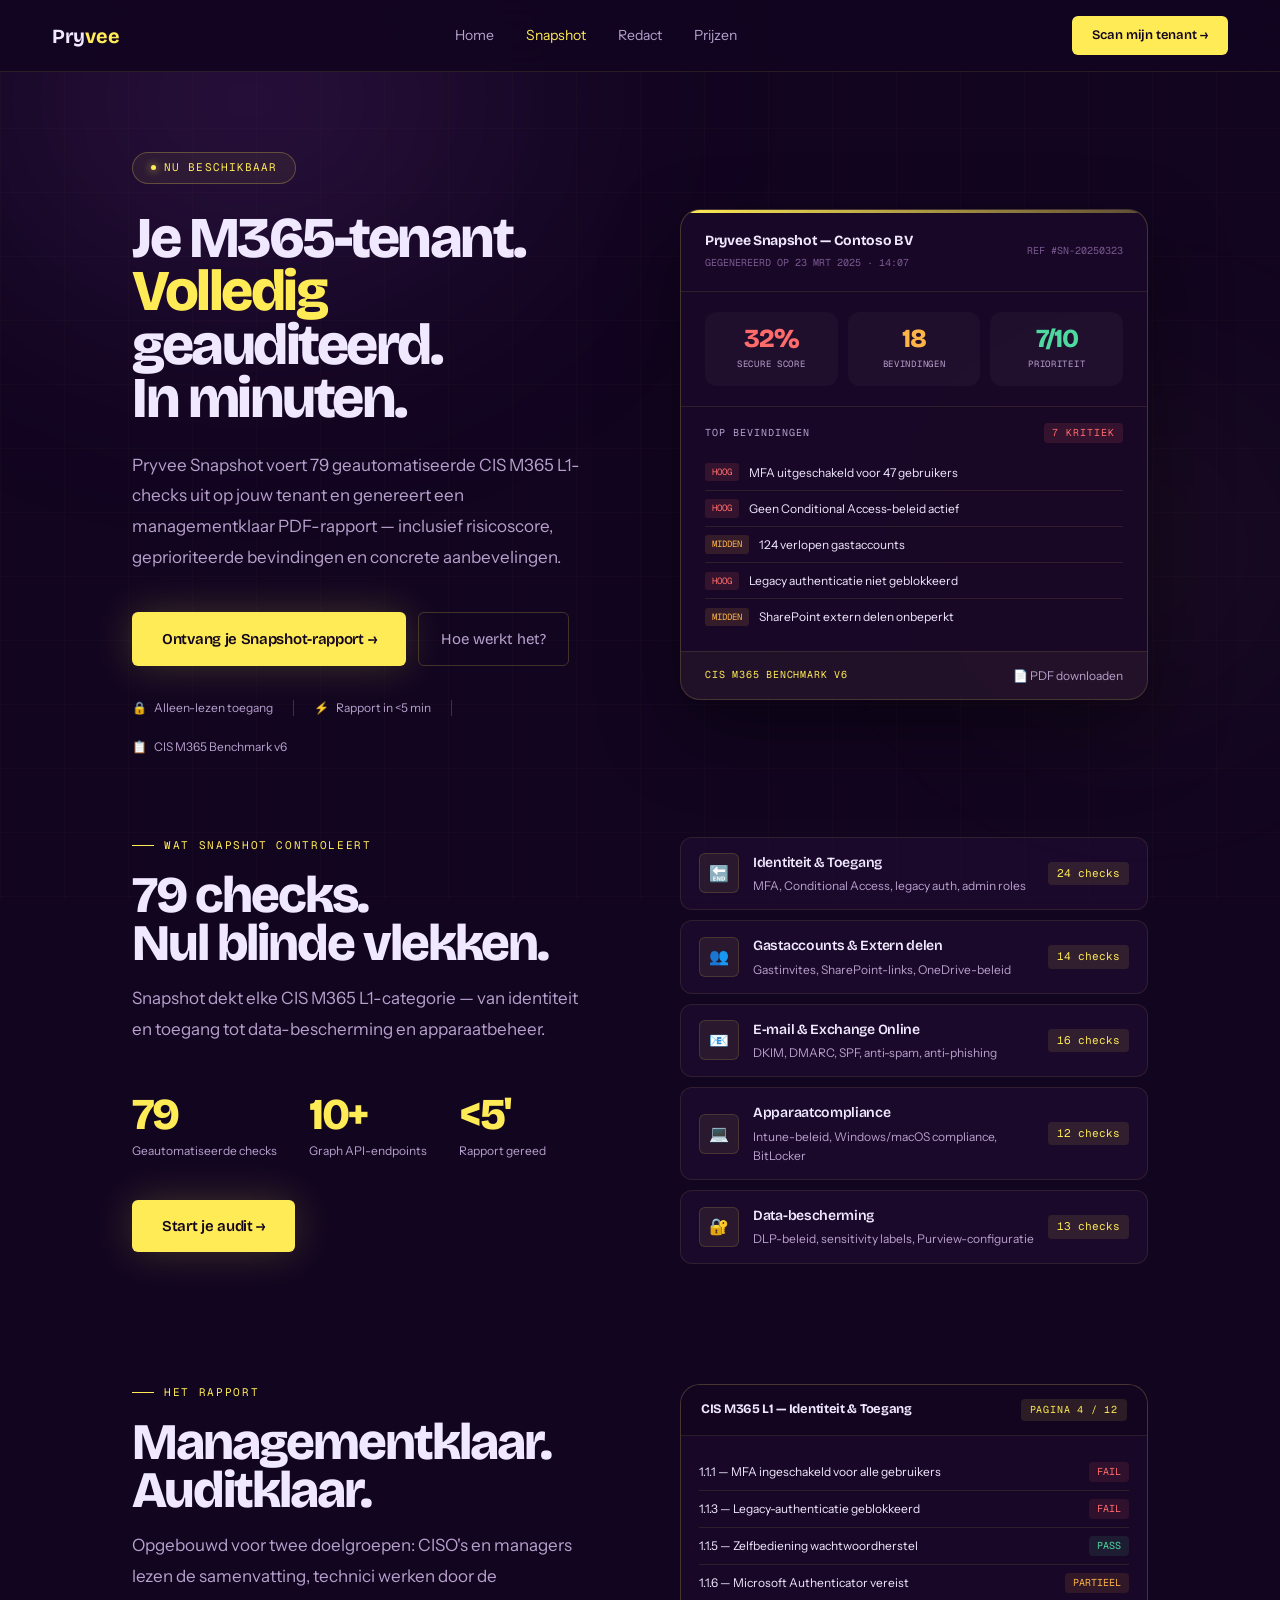
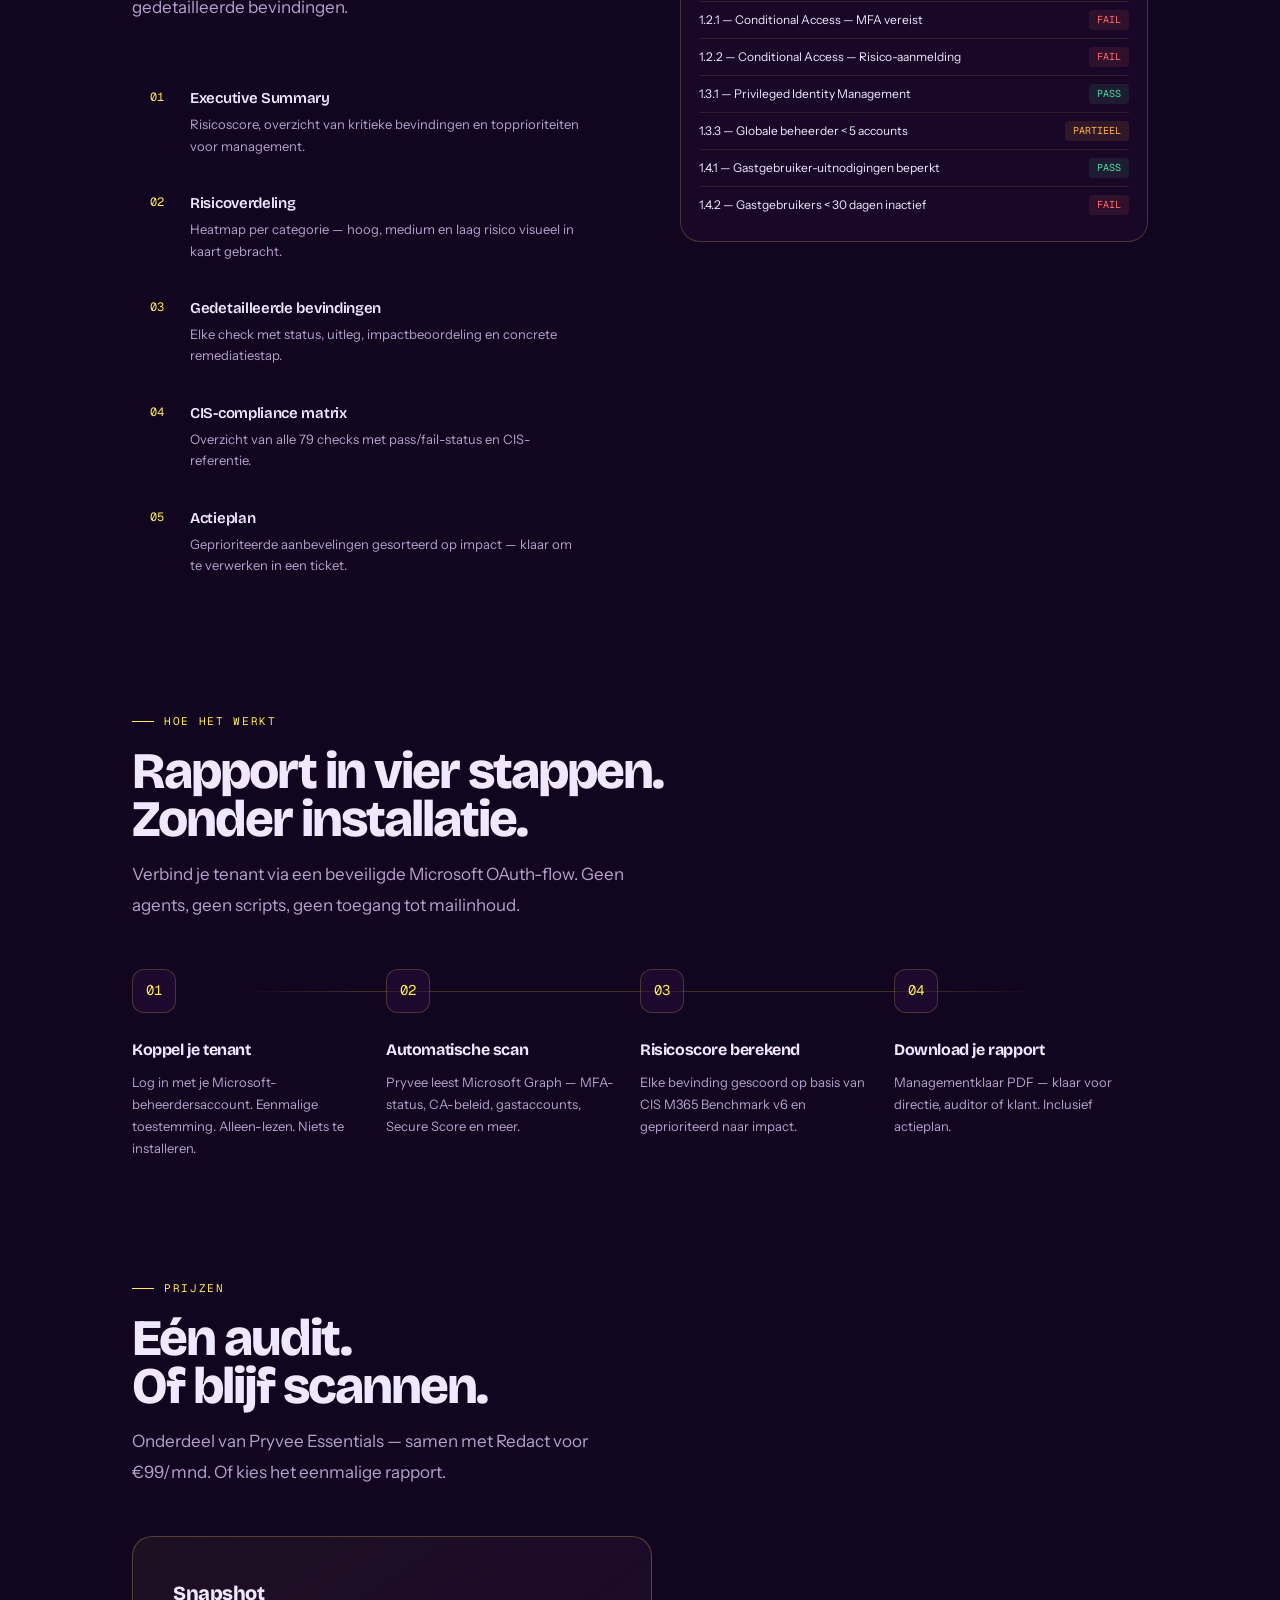
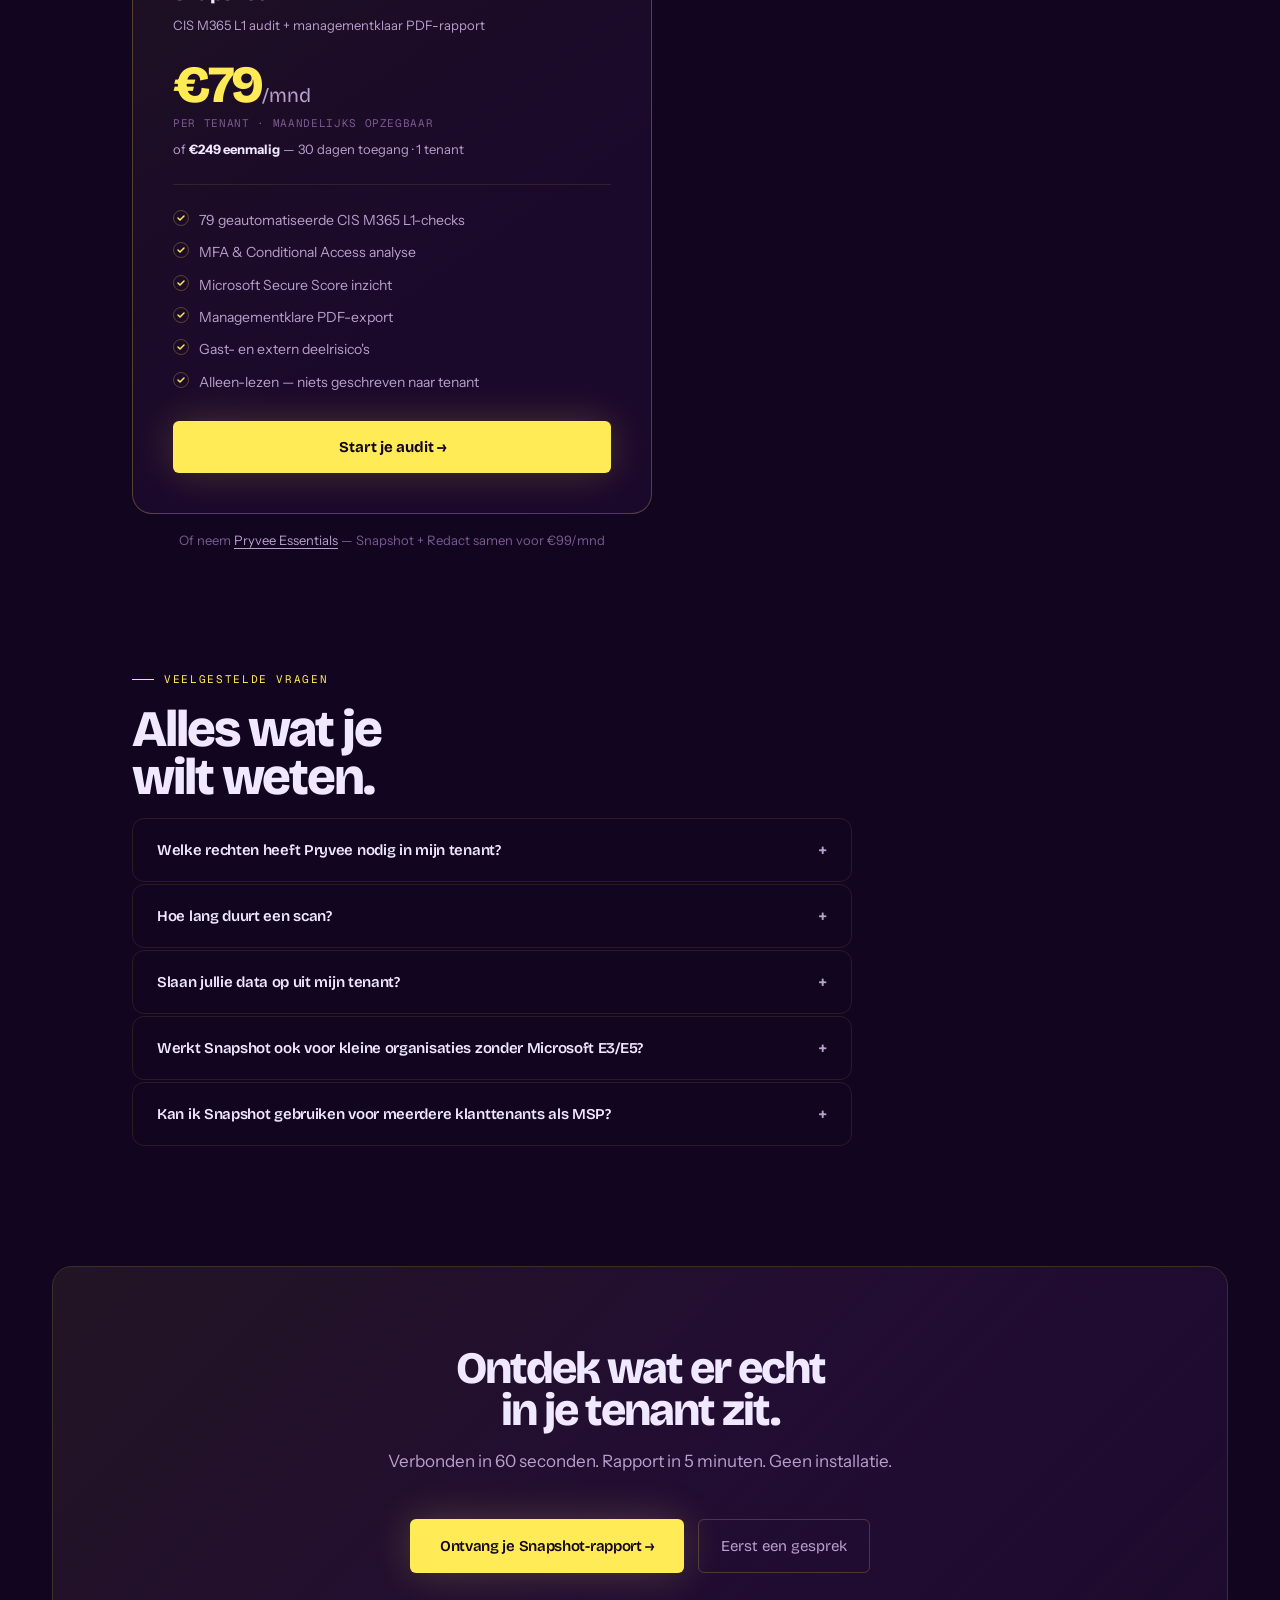
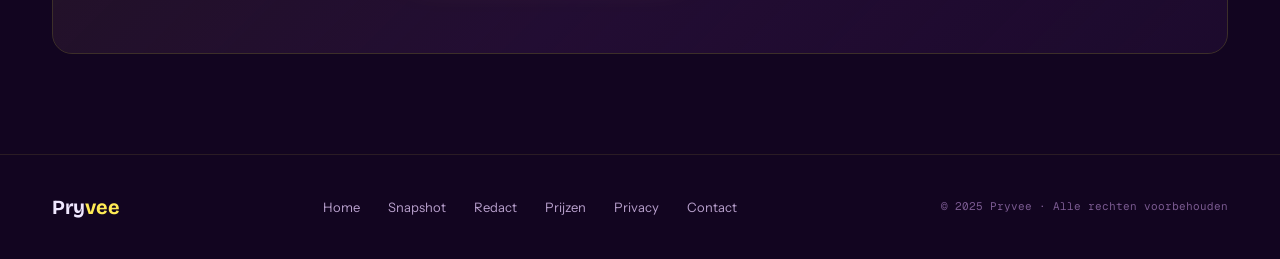
<file: snapshot.html>
<!DOCTYPE html>
<html lang="nl" dir="ltr">
<head>
<meta charset="UTF-8">
<meta name="viewport" content="width=device-width, initial-scale=1.0">
<meta name="description" content="Pryvee Snapshot — één-klik CIS L1 compliance-audit voor je Microsoft 365-tenant. PDF-rapport in minuten.">
<title>Pryvee Snapshot — M365 Compliance-audit in minuten</title>
<link rel="preconnect" href="https://fonts.googleapis.com">
<link href="https://fonts.googleapis.com/css2?family=Bricolage+Grotesque:opsz,wght@12..96,400;12..96,600;12..96,700;12..96,800&family=Instrument+Sans:ital,wght@0,400;0,500;0,600;1,400&family=Geist+Mono:wght@300;400;500&display=swap" rel="stylesheet">
<style>
:root{
  --ink:#120520;--plum:#1a0827;--plum2:#2a0f3d;--plum3:#3c1950;
  --gold:#ffeb55;--gold-d:#e8d400;
  --border:rgba(255,235,85,0.1);--border2:rgba(255,235,85,0.2);
  --text:#f0e8ff;--muted:#b8a0cc;--muted2:#7a5a90;
  --ok:#4dd9a0;--warn:#ffb347;--danger:#ff6b6b;
  --r:6px;--r-lg:12px;--r-xl:20px;--nav:72px
}
*,*::before,*::after{box-sizing:border-box;margin:0;padding:0}
html{scroll-behavior:smooth}
body{background:var(--ink);color:var(--text);font-family:'Instrument Sans',sans-serif;line-height:1.6;overflow-x:hidden;-webkit-font-smoothing:antialiased}
body::before{content:'';position:fixed;inset:0;background-image:linear-gradient(rgba(255,235,85,.018) 1px,transparent 1px),linear-gradient(90deg,rgba(255,235,85,.018) 1px,transparent 1px);background-size:64px 64px;pointer-events:none;z-index:0}
@keyframes up{from{opacity:0;transform:translateY(24px)}to{opacity:1;transform:translateY(0)}}
@keyframes blink{0%,100%{opacity:1}50%{opacity:.15}}
@media(prefers-reduced-motion:reduce){*{animation-duration:.01ms!important;transition-duration:.01ms!important}.reveal{opacity:1!important;transform:none!important}}
.skip{position:absolute;top:-100px;left:20px;background:var(--gold);color:var(--ink);padding:10px 22px;border-radius:0 0 var(--r) var(--r);font-weight:600;font-size:13px;text-decoration:none;z-index:9999;transition:top .2s}
.skip:focus{top:0}
:focus-visible{outline:2px solid var(--gold);outline-offset:3px;border-radius:3px}
.orb{position:fixed;border-radius:50%;pointer-events:none;z-index:0;filter:blur(100px)}
.orb-1{width:800px;height:600px;background:radial-gradient(ellipse,rgba(109,51,144,.32) 0%,transparent 70%);top:-200px;left:-150px}
.orb-2{width:500px;height:500px;background:radial-gradient(ellipse,rgba(255,235,85,.05) 0%,transparent 70%);bottom:100px;right:-100px}
nav{position:fixed;top:0;left:0;right:0;z-index:200;height:var(--nav);display:flex;align-items:center;justify-content:space-between;padding:0 52px;background:rgba(18,5,32,.88);backdrop-filter:blur(28px);border-bottom:1px solid var(--border)}
.logo{font-family:'Bricolage Grotesque',sans-serif;font-weight:700;font-size:20px;letter-spacing:-.3px;color:var(--text);text-decoration:none}
.logo span{color:var(--gold)}
.nav-links{display:flex;gap:2px;list-style:none;align-items:center}
.nav-links a{color:var(--muted);text-decoration:none;font-size:14px;padding:9px 15px;border-radius:var(--r);min-height:42px;display:flex;align-items:center;transition:all .18s}
.nav-links a:hover{color:var(--text);background:rgba(255,255,255,.05)}
.nav-links a[aria-current="page"]{color:var(--gold)}
.nav-right{display:flex;align-items:center;gap:10px}
.btn-nav{background:var(--gold);color:var(--ink);padding:9px 20px;border-radius:var(--r);font-weight:600;font-size:13px;text-decoration:none;font-family:'Bricolage Grotesque',sans-serif;transition:all .18s;min-height:38px;display:flex;align-items:center;gap:6px;white-space:nowrap}
.btn-nav:hover{background:var(--gold-d);transform:translateY(-1px)}
.ham{display:none;background:none;border:1px solid var(--border2);border-radius:var(--r);cursor:pointer;color:var(--muted);min-height:42px;min-width:42px;align-items:center;justify-content:center;font-size:18px}
.drawer{display:none;flex-direction:column;position:fixed;top:var(--nav);left:0;right:0;background:rgba(18,5,32,.97);backdrop-filter:blur(28px);border-bottom:1px solid var(--border);padding:16px 24px 28px;z-index:190}
.drawer.open{display:flex}
.drawer a{color:var(--muted);text-decoration:none;font-size:16px;padding:14px 16px;border-radius:var(--r-lg);min-height:50px;display:flex;align-items:center;transition:all .2s}
.drawer a:hover{color:var(--text);background:rgba(255,235,85,.05)}
.drawer .btn-nav{margin-top:8px;justify-content:center;border:none}
.hero{position:relative;z-index:1;padding:calc(var(--nav) + 80px) 52px 80px;max-width:1120px;margin:0 auto;display:grid;grid-template-columns:1fr 1fr;gap:80px;align-items:center;min-height:90vh}
.eyebrow{display:inline-flex;align-items:center;gap:8px;border:1px solid rgba(255,235,85,.25);background:rgba(255,235,85,.06);border-radius:100px;padding:6px 18px;font-family:'Geist Mono',monospace;font-size:11px;letter-spacing:.1em;text-transform:uppercase;color:var(--gold);margin-bottom:28px;width:fit-content;opacity:0;animation:up .6s .1s forwards}
.edot{width:5px;height:5px;border-radius:50%;background:var(--gold);box-shadow:0 0 8px var(--gold);animation:blink 2.4s ease-in-out infinite}
.hero-left h1{font-family:'Bricolage Grotesque',sans-serif;font-weight:800;font-size:clamp(38px,4.5vw,60px);line-height:.93;letter-spacing:-2.5px;margin-bottom:24px;opacity:0;animation:up .7s .2s forwards}
.hero-left h1 em{font-style:normal;color:var(--gold)}
.hero-left p{color:var(--muted);font-size:17px;line-height:1.8;margin-bottom:40px;max-width:480px;opacity:0;animation:up .7s .35s forwards}
.hero-actions{display:flex;gap:12px;flex-wrap:wrap;opacity:0;animation:up .7s .5s forwards}
.btn-primary{background:var(--gold);color:var(--ink);padding:14px 30px;border-radius:var(--r);font-weight:600;font-size:15px;font-family:'Bricolage Grotesque',sans-serif;letter-spacing:-.3px;text-decoration:none;display:inline-flex;align-items:center;gap:8px;min-height:48px;transition:all .2s;box-shadow:0 0 40px rgba(255,235,85,.2);white-space:nowrap}
.btn-primary:hover{background:var(--gold-d);transform:translateY(-2px)}
.btn-secondary{color:var(--muted);padding:14px 22px;font-size:15px;font-family:'Bricolage Grotesque',sans-serif;text-decoration:none;display:inline-flex;align-items:center;gap:8px;min-height:48px;border:1px solid var(--border2);border-radius:var(--r);transition:all .2s;white-space:nowrap}
.btn-secondary:hover{color:var(--text);border-color:rgba(255,235,85,.35)}
.trust-row{display:flex;align-items:center;gap:20px;margin-top:32px;opacity:0;animation:up .7s .65s forwards;flex-wrap:wrap}
.trust-item{display:flex;align-items:center;gap:7px;font-size:12px;color:var(--muted)}
.trust-sep{width:1px;height:16px;background:var(--border2)}
.hero-right{position:relative;opacity:0;animation:up .9s .6s forwards}
.report-preview{background:rgba(26,8,39,.95);border:1px solid var(--border2);border-radius:var(--r-xl);overflow:hidden;box-shadow:0 32px 80px rgba(0,0,0,.4);position:relative}
.report-preview::before{content:'';position:absolute;top:0;left:0;right:0;height:3px;background:linear-gradient(90deg,var(--gold),rgba(255,235,85,.3));z-index:1}
.rp-head{padding:20px 24px;border-bottom:1px solid var(--border);display:flex;align-items:center;justify-content:space-between}
.rp-title{font-family:'Bricolage Grotesque',sans-serif;font-weight:700;font-size:14px;letter-spacing:-.3px}
.rp-date{font-family:'Geist Mono',monospace;font-size:10px;color:var(--muted2);margin-top:3px}
.rp-score{padding:20px 24px;border-bottom:1px solid var(--border);display:grid;grid-template-columns:repeat(3,1fr);gap:10px}
.rs-item{text-align:center;padding:14px 8px;background:rgba(255,255,255,.03);border-radius:var(--r-lg)}
.rs-val{font-family:'Bricolage Grotesque',sans-serif;font-weight:800;font-size:26px;line-height:1;letter-spacing:-1px}
.rs-lbl{font-family:'Geist Mono',monospace;font-size:9px;color:var(--muted);text-transform:uppercase;letter-spacing:.08em;margin-top:5px}
.rs-red{color:var(--danger)}.rs-amber{color:var(--warn)}.rs-ok{color:var(--ok)}
.rp-findings{padding:16px 24px}
.rf-head{font-family:'Geist Mono',monospace;font-size:10px;color:var(--muted);text-transform:uppercase;letter-spacing:.1em;margin-bottom:12px;display:flex;justify-content:space-between;align-items:center}
.rf-badge{background:rgba(255,107,107,.12);color:var(--danger);padding:2px 8px;border-radius:4px}
.rf-row{display:flex;align-items:center;gap:10px;padding:8px 0;border-bottom:1px solid var(--border)}
.rf-row:last-child{border-bottom:none}
.rf-sev{font-family:'Geist Mono',monospace;font-size:9px;padding:2px 7px;border-radius:3px;flex-shrink:0;text-transform:uppercase}
.rf-sev.h{background:rgba(255,107,107,.12);color:var(--danger)}.rf-sev.m{background:rgba(255,179,71,.12);color:var(--warn)}
.rf-text{font-size:12px;color:var(--text);flex:1;min-width:0;white-space:nowrap;overflow:hidden;text-overflow:ellipsis}
.rp-footer{padding:14px 24px;background:rgba(255,235,85,.04);border-top:1px solid rgba(255,235,85,.1);display:flex;justify-content:space-between;align-items:center}
.rp-cis{font-family:'Geist Mono',monospace;font-size:10px;color:var(--gold);text-transform:uppercase;letter-spacing:.08em}
.rp-dl{font-size:12px;color:var(--muted)}
.wrap{position:relative;z-index:1;max-width:1120px;margin:0 auto;padding:0 52px}
.tag{font-family:'Geist Mono',monospace;font-size:11px;color:var(--gold);text-transform:uppercase;letter-spacing:.15em;margin-bottom:18px;display:flex;align-items:center;gap:10px}
.tag::before{content:'';width:22px;height:1px;background:var(--gold)}
.h2{font-family:'Bricolage Grotesque',sans-serif;font-weight:800;font-size:clamp(30px,4vw,52px);line-height:.93;letter-spacing:-2px;margin-bottom:16px}
.lead{color:var(--muted);font-size:17px;max-width:500px;line-height:1.8;margin-bottom:48px}
.two-col{display:grid;grid-template-columns:1fr 1fr;gap:80px;align-items:start}
.stat-row{display:flex;gap:32px;margin-bottom:40px;flex-wrap:wrap}
.stat-n{font-family:'Bricolage Grotesque',sans-serif;font-weight:800;font-size:44px;line-height:1;letter-spacing:-2px;color:var(--gold)}
.stat-l{font-size:12px;color:var(--muted);margin-top:4px}
.cat-list{display:flex;flex-direction:column;gap:10px}
.cat-item{display:flex;align-items:center;gap:14px;padding:14px 18px;background:rgba(42,15,61,.4);border:1px solid var(--border);border-radius:var(--r-lg);transition:border-color .2s}
.cat-item:hover{border-color:var(--border2)}
.cat-ico{font-size:16px;width:40px;height:40px;border-radius:var(--r);background:rgba(255,235,85,.07);border:1px solid rgba(255,235,85,.14);display:flex;align-items:center;justify-content:center;flex-shrink:0}
.cat-info{flex:1}
.cat-t{font-size:14px;font-weight:600;font-family:'Bricolage Grotesque',sans-serif;letter-spacing:-.3px}
.cat-d{font-size:12px;color:var(--muted);margin-top:2px}
.cat-count{font-family:'Geist Mono',monospace;font-size:11px;color:var(--gold);background:rgba(255,235,85,.1);padding:3px 9px;border-radius:4px;flex-shrink:0}
.section-list{display:flex;flex-direction:column;gap:2px}
.sec-item{display:flex;gap:16px;align-items:flex-start;padding:16px 18px;border-radius:var(--r-lg);transition:background .18s}
.sec-item:hover{background:rgba(42,15,61,.5)}
.sec-num{font-family:'Geist Mono',monospace;font-size:12px;color:var(--gold);min-width:24px;margin-top:2px}
.sec-t{font-family:'Bricolage Grotesque',sans-serif;font-weight:600;font-size:15px;letter-spacing:-.3px;margin-bottom:4px}
.sec-d{font-size:13px;color:var(--muted);line-height:1.65}
.page-mock{background:rgba(26,8,39,.95);border:1px solid var(--border2);border-radius:var(--r-xl);overflow:hidden;position:sticky;top:calc(var(--nav) + 24px)}
.pm-bar{display:flex;align-items:center;justify-content:space-between;padding:14px 20px;background:rgba(18,5,32,.8);border-bottom:1px solid var(--border)}
.pm-title{font-family:'Bricolage Grotesque',sans-serif;font-weight:700;font-size:13px;letter-spacing:-.3px}
.pm-tag{font-family:'Geist Mono',monospace;font-size:10px;color:var(--gold);background:rgba(255,235,85,.1);padding:3px 9px;border-radius:4px;text-transform:uppercase;letter-spacing:.08em}
.pm-body{padding:18px}
.pm-row{display:flex;justify-content:space-between;align-items:center;padding:8px 0;border-bottom:1px solid var(--border)}
.pm-row:last-child{border-bottom:none}
.pm-check{font-size:12px;color:var(--text);flex:1;padding-right:12px}
.pm-status{font-family:'Geist Mono',monospace;font-size:10px;padding:2px 8px;border-radius:4px;text-transform:uppercase;flex-shrink:0}
.pm-status.pass{background:rgba(77,217,160,.1);color:var(--ok)}
.pm-status.fail{background:rgba(255,107,107,.1);color:var(--danger)}
.pm-status.warn{background:rgba(255,179,71,.1);color:var(--warn)}
.how-grid{display:grid;grid-template-columns:repeat(4,1fr);gap:0;position:relative}
.how-grid::before{content:'';position:absolute;top:22px;left:11%;width:78%;height:1px;background:linear-gradient(90deg,transparent,var(--border2) 15%,var(--border2) 85%,transparent)}
.step-n{width:44px;height:44px;border-radius:var(--r-lg);border:1px solid var(--border2);background:rgba(42,15,61,.5);display:flex;align-items:center;justify-content:center;margin-bottom:24px;position:relative;z-index:1}
.step-n span{font-family:'Geist Mono',monospace;font-size:14px;color:var(--gold)}
.step-t{font-family:'Bricolage Grotesque',sans-serif;font-weight:700;font-size:16px;margin-bottom:9px;letter-spacing:-.4px}
.step-d{font-size:13px;color:var(--muted);line-height:1.7;padding-right:16px}
.price-single{max-width:520px}
.price-card{border:1px solid rgba(255,235,85,.25);border-radius:var(--r-xl);padding:40px;background:linear-gradient(145deg,rgba(255,235,85,.05) 0%,rgba(42,15,61,.4) 60%)}
.pc-n{font-family:'Bricolage Grotesque',sans-serif;font-weight:800;font-size:20px;letter-spacing:-.5px;margin-bottom:6px}
.pc-d{font-size:13px;color:var(--muted);margin-bottom:24px}
.pc-price{font-family:'Bricolage Grotesque',sans-serif;font-weight:800;font-size:52px;letter-spacing:-2.5px;line-height:1;color:var(--gold);margin-bottom:4px}
.pc-price span{font-size:20px;font-weight:400;color:var(--muted);letter-spacing:0}
.pc-per{font-family:'Geist Mono',monospace;font-size:11px;color:var(--muted2);margin-bottom:6px;text-transform:uppercase;letter-spacing:.06em}
.pc-alt{font-size:13px;color:var(--muted);margin-bottom:24px}
.pc-div{height:1px;background:var(--border);margin-bottom:24px}
.pc-feats{list-style:none;display:flex;flex-direction:column;gap:10px;margin-bottom:28px}
.pc-feats li{font-size:14px;color:var(--muted);display:flex;gap:10px;align-items:flex-start}
.pc-feats li::before{content:'';width:16px;height:16px;flex-shrink:0;margin-top:1px;background-image:url("data:image/svg+xml,%3Csvg width='16' height='16' viewBox='0 0 16 16' fill='none' xmlns='http://www.w3.org/2000/svg'%3E%3Ccircle cx='8' cy='8' r='7.5' stroke='rgba(255,235,85,0.25)'/%3E%3Cpath d='M5 8L7 10L11 6' stroke='%23ffeb55' stroke-width='1.5' stroke-linecap='round' stroke-linejoin='round'/%3E%3C/svg%3E");background-repeat:no-repeat;background-position:center}
.btn-pc{display:flex;align-items:center;justify-content:center;padding:14px;min-height:50px;border-radius:var(--r);font-size:15px;font-weight:700;font-family:'Bricolage Grotesque',sans-serif;text-decoration:none;transition:all .2s;background:var(--gold);color:var(--ink);box-shadow:0 0 40px rgba(255,235,85,.2)}
.btn-pc:hover{background:var(--gold-d);transform:translateY(-1px)}
.price-note{margin-top:16px;font-size:13px;color:var(--muted2);text-align:center}
.price-note a{color:var(--muted);text-decoration:underline;text-underline-offset:3px}
.price-note a:hover{color:var(--text)}
.faq{display:flex;flex-direction:column;gap:2px;max-width:720px}
.faq-item{border-radius:var(--r-lg);border:1px solid var(--border);overflow:hidden;transition:border-color .2s}
.faq-item:hover{border-color:var(--border2)}
.faq-q{width:100%;background:none;border:none;cursor:pointer;text-align:left;padding:20px 24px;display:flex;align-items:center;justify-content:space-between;font-family:'Bricolage Grotesque',sans-serif;font-weight:600;font-size:15px;letter-spacing:-.3px;color:var(--text);gap:16px}
.faq-icon{font-size:18px;color:var(--muted);flex-shrink:0;transition:transform .25s}
.faq-item.open .faq-icon{transform:rotate(45deg)}
.faq-a{font-size:14px;color:var(--muted);line-height:1.75;padding:0 24px;max-height:0;overflow:hidden;transition:max-height .3s ease,padding .3s ease}
.faq-item.open .faq-a{max-height:300px;padding:0 24px 20px}
.cta-strip{position:relative;z-index:1;margin:0 52px 100px;padding:80px 64px;text-align:center;border-radius:var(--r-xl);border:1px solid rgba(255,235,85,.18);overflow:hidden}
.cta-strip::before{content:'';position:absolute;inset:0;background:linear-gradient(135deg,rgba(255,235,85,.07) 0%,rgba(60,25,80,.4) 55%,rgba(109,51,144,.12) 100%);z-index:0}
.cta-strip>*{position:relative;z-index:1}
.cta-strip h2{font-family:'Bricolage Grotesque',sans-serif;font-weight:800;font-size:clamp(26px,3.5vw,46px);letter-spacing:-2px;margin-bottom:16px;line-height:.95}
.cta-strip p{color:var(--muted);font-size:17px;margin-bottom:44px}
.cta-btns{display:flex;gap:14px;justify-content:center;flex-wrap:wrap}
footer{position:relative;z-index:1;border-top:1px solid var(--border);padding:36px 52px;display:flex;align-items:center;justify-content:space-between;flex-wrap:wrap;gap:20px}
.f-links{display:flex;gap:28px;list-style:none;flex-wrap:wrap}
.f-links a{font-size:13px;color:var(--muted);text-decoration:none;transition:color .18s}
.f-links a:hover{color:var(--text)}
.f-copy{font-family:'Geist Mono',monospace;font-size:11px;color:var(--muted2)}
.reveal{opacity:0;transform:translateY(24px);transition:opacity .65s ease,transform .65s ease}
.reveal.in{opacity:1;transform:translateY(0)}
@media(max-width:960px){
  nav{padding:0 20px}
  .nav-links{display:none}
  .ham{display:flex}
  .wrap,.hero{padding-left:20px;padding-right:20px}
  .hero{grid-template-columns:1fr;gap:48px;min-height:auto;padding-top:calc(var(--nav)+60px)}
  .two-col{grid-template-columns:1fr}
  .how-grid{grid-template-columns:1fr 1fr;gap:24px}
  .how-grid::before{display:none}
  .cta-strip{margin:0 20px 60px;padding:48px 28px}
  .cta-btns{flex-direction:column}
  .cta-btns a{width:100%;justify-content:center}
  footer{padding:28px 20px;flex-direction:column;align-items:flex-start}
}
@media(max-width:540px){
  .how-grid{grid-template-columns:1fr}
  .hero-actions{flex-direction:column;width:100%}
  .btn-primary,.btn-secondary{justify-content:center}
  .trust-row{flex-wrap:wrap;gap:12px}
}
</style>
</head>
<body>

<div class="orb orb-1" aria-hidden="true"></div>
<div class="orb orb-2" aria-hidden="true"></div>
<a href="#main" class="skip">Naar hoofdinhoud</a>

<nav aria-label="Hoofdnavigatie">
  <a href="index.html" class="logo">Pry<span>vee</span></a>
  <ul class="nav-links" id="nav-links">
    <li><a href="index.html">Home</a></li>
    <li><a href="snapshot.html" aria-current="page">Snapshot</a></li>
    <li><a href="redact.html">Redact</a></li>
    <li><a href="index.html#pricing">Prijzen</a></li>
  </ul>
  <div class="nav-right">
    <button class="ham" id="ham" aria-label="Menu openen" aria-expanded="false">&#9776;</button>
    <a href="snapshot-tool.html" class="btn-nav" id="cta-nav">Scan mijn tenant &#8594;</a>
  </div>
</nav>

<nav class="drawer" id="drawer" aria-label="Mobiele navigatie">
  <a href="index.html" onclick="closeD()">Home</a>
  <a href="snapshot.html" onclick="closeD()">Snapshot</a>
  <a href="redact.html" onclick="closeD()">Redact</a>
  <a href="index.html#pricing" onclick="closeD()">Prijzen</a>
  <a href="snapshot-tool.html" class="btn-nav" onclick="closeD()">Scan mijn tenant &#8594;</a>
</nav>

<main id="main">

<!-- HERO -->
<section class="hero" aria-labelledby="h1">
  <div class="hero-left">
    <div class="eyebrow"><span class="edot" aria-hidden="true"></span>Nu beschikbaar</div>
    <h1 id="h1">Je M365-tenant.<br><em>Volledig</em> geauditeerd.<br>In minuten.</h1>
    <p>Pryvee Snapshot voert 79 geautomatiseerde CIS M365 L1-checks uit op jouw tenant en genereert een managementklaar PDF-rapport — inclusief risicoscore, geprioriteerde bevindingen en concrete aanbevelingen.</p>
    <div class="hero-actions">
      <a href="snapshot-tool.html" class="btn-primary">Ontvang je Snapshot-rapport &#8594;</a>
      <a href="#how" class="btn-secondary">Hoe werkt het?</a>
    </div>
    <div class="trust-row">
      <div class="trust-item"><span>&#128274;</span>Alleen-lezen toegang</div>
      <div class="trust-sep"></div>
      <div class="trust-item"><span>&#9889;</span>Rapport in &lt;5 min</div>
      <div class="trust-sep"></div>
      <div class="trust-item"><span>&#128203;</span>CIS M365 Benchmark v6</div>
    </div>
  </div>

  <div class="hero-right" role="img" aria-label="Voorbeeld van een Snapshot rapport">
    <div class="report-preview">
      <div class="rp-head">
        <div>
          <div class="rp-title">Pryvee Snapshot — Contoso BV</div>
          <div class="rp-date">GEGENEREERD OP 23 MRT 2025 &middot; 14:07</div>
        </div>
        <div style="font-family:'Geist Mono',monospace;font-size:10px;color:var(--muted2)">REF #SN-20250323</div>
      </div>
      <div class="rp-score" aria-hidden="true">
        <div class="rs-item"><div class="rs-val rs-red">32%</div><div class="rs-lbl">Secure Score</div></div>
        <div class="rs-item"><div class="rs-val rs-amber">18</div><div class="rs-lbl">Bevindingen</div></div>
        <div class="rs-item"><div class="rs-val rs-ok">7/10</div><div class="rs-lbl">Prioriteit</div></div>
      </div>
      <div class="rp-findings" aria-hidden="true">
        <div class="rf-head"><span>Top bevindingen</span><span class="rf-badge">7 kritiek</span></div>
        <div class="rf-row"><span class="rf-sev h">Hoog</span><span class="rf-text">MFA uitgeschakeld voor 47 gebruikers</span></div>
        <div class="rf-row"><span class="rf-sev h">Hoog</span><span class="rf-text">Geen Conditional Access-beleid actief</span></div>
        <div class="rf-row"><span class="rf-sev m">Midden</span><span class="rf-text">124 verlopen gastaccounts</span></div>
        <div class="rf-row"><span class="rf-sev h">Hoog</span><span class="rf-text">Legacy authenticatie niet geblokkeerd</span></div>
        <div class="rf-row"><span class="rf-sev m">Midden</span><span class="rf-text">SharePoint extern delen onbeperkt</span></div>
      </div>
      <div class="rp-footer">
        <span class="rp-cis">CIS M365 Benchmark v6</span>
        <span class="rp-dl">&#128196; PDF downloaden</span>
      </div>
    </div>
  </div>
</section>

<!-- CHECKS -->
<section class="wrap reveal" aria-labelledby="checks-h" style="padding-bottom:120px">
  <div class="two-col">
    <div>
      <div class="tag">Wat Snapshot controleert</div>
      <h2 class="h2" id="checks-h">79 checks.<br>Nul blinde vlekken.</h2>
      <p class="lead">Snapshot dekt elke CIS M365 L1-categorie — van identiteit en toegang tot data-bescherming en apparaatbeheer.</p>
      <div class="stat-row">
        <div><div class="stat-n">79</div><div class="stat-l">Geautomatiseerde checks</div></div>
        <div><div class="stat-n">10+</div><div class="stat-l">Graph API-endpoints</div></div>
        <div><div class="stat-n">&lt;5'</div><div class="stat-l">Rapport gereed</div></div>
      </div>
      <a href="snapshot-tool.html" class="btn-primary" style="width:fit-content">Start je audit &#8594;</a>
    </div>
    <div class="cat-list">
      <div class="cat-item"><div class="cat-ico">&#128282;</div><div class="cat-info"><div class="cat-t">Identiteit &amp; Toegang</div><div class="cat-d">MFA, Conditional Access, legacy auth, admin roles</div></div><div class="cat-count">24 checks</div></div>
      <div class="cat-item"><div class="cat-ico">&#128101;</div><div class="cat-info"><div class="cat-t">Gastaccounts &amp; Extern delen</div><div class="cat-d">Gastinvites, SharePoint-links, OneDrive-beleid</div></div><div class="cat-count">14 checks</div></div>
      <div class="cat-item"><div class="cat-ico">&#128231;</div><div class="cat-info"><div class="cat-t">E-mail &amp; Exchange Online</div><div class="cat-d">DKIM, DMARC, SPF, anti-spam, anti-phishing</div></div><div class="cat-count">16 checks</div></div>
      <div class="cat-item"><div class="cat-ico">&#128187;</div><div class="cat-info"><div class="cat-t">Apparaatcompliance</div><div class="cat-d">Intune-beleid, Windows/macOS compliance, BitLocker</div></div><div class="cat-count">12 checks</div></div>
      <div class="cat-item"><div class="cat-ico">&#128272;</div><div class="cat-info"><div class="cat-t">Data-bescherming</div><div class="cat-d">DLP-beleid, sensitivity labels, Purview-configuratie</div></div><div class="cat-count">13 checks</div></div>
    </div>
  </div>
</section>

<!-- REPORT ANATOMY -->
<section class="wrap reveal" id="report" aria-labelledby="report-h" style="padding-bottom:120px">
  <div class="two-col">
    <div>
      <div class="tag">Het rapport</div>
      <h2 class="h2" id="report-h">Managementklaar.<br>Auditklaar.</h2>
      <p class="lead">Opgebouwd voor twee doelgroepen: CISO's en managers lezen de samenvatting, technici werken door de gedetailleerde bevindingen.</p>
      <div class="section-list">
        <div class="sec-item"><div class="sec-num">01</div><div><div class="sec-t">Executive Summary</div><div class="sec-d">Risicoscore, overzicht van kritieke bevindingen en topprioriteiten voor management.</div></div></div>
        <div class="sec-item"><div class="sec-num">02</div><div><div class="sec-t">Risicoverdeling</div><div class="sec-d">Heatmap per categorie — hoog, medium en laag risico visueel in kaart gebracht.</div></div></div>
        <div class="sec-item"><div class="sec-num">03</div><div><div class="sec-t">Gedetailleerde bevindingen</div><div class="sec-d">Elke check met status, uitleg, impactbeoordeling en concrete remediatiestap.</div></div></div>
        <div class="sec-item"><div class="sec-num">04</div><div><div class="sec-t">CIS-compliance matrix</div><div class="sec-d">Overzicht van alle 79 checks met pass/fail-status en CIS-referentie.</div></div></div>
        <div class="sec-item"><div class="sec-num">05</div><div><div class="sec-t">Actieplan</div><div class="sec-d">Geprioriteerde aanbevelingen gesorteerd op impact — klaar om te verwerken in een ticket.</div></div></div>
      </div>
    </div>
    <div>
      <div class="page-mock" aria-label="Voorbeeld rapport CIS-checks pagina">
        <div class="pm-bar">
          <span class="pm-title">CIS M365 L1 — Identiteit &amp; Toegang</span>
          <span class="pm-tag">Pagina 4 / 12</span>
        </div>
        <div class="pm-body" aria-hidden="true">
          <div class="pm-row"><span class="pm-check">1.1.1 — MFA ingeschakeld voor alle gebruikers</span><span class="pm-status fail">Fail</span></div>
          <div class="pm-row"><span class="pm-check">1.1.3 — Legacy-authenticatie geblokkeerd</span><span class="pm-status fail">Fail</span></div>
          <div class="pm-row"><span class="pm-check">1.1.5 — Zelfbediening wachtwoordherstel</span><span class="pm-status pass">Pass</span></div>
          <div class="pm-row"><span class="pm-check">1.1.6 — Microsoft Authenticator vereist</span><span class="pm-status warn">Partieel</span></div>
          <div class="pm-row"><span class="pm-check">1.2.1 — Conditional Access — MFA vereist</span><span class="pm-status fail">Fail</span></div>
          <div class="pm-row"><span class="pm-check">1.2.2 — Conditional Access — Risico-aanmelding</span><span class="pm-status fail">Fail</span></div>
          <div class="pm-row"><span class="pm-check">1.3.1 — Privileged Identity Management</span><span class="pm-status pass">Pass</span></div>
          <div class="pm-row"><span class="pm-check">1.3.3 — Globale beheerder &lt; 5 accounts</span><span class="pm-status warn">Partieel</span></div>
          <div class="pm-row"><span class="pm-check">1.4.1 — Gastgebruiker-uitnodigingen beperkt</span><span class="pm-status pass">Pass</span></div>
          <div class="pm-row"><span class="pm-check">1.4.2 — Gastgebruikers &lt; 30 dagen inactief</span><span class="pm-status fail">Fail</span></div>
        </div>
      </div>
    </div>
  </div>
</section>

<!-- HOW -->
<section class="wrap reveal" id="how" aria-labelledby="how-h" style="padding-bottom:120px">
  <div class="tag">Hoe het werkt</div>
  <h2 class="h2" id="how-h">Rapport in vier stappen.<br>Zonder installatie.</h2>
  <p class="lead">Verbind je tenant via een beveiligde Microsoft OAuth-flow. Geen agents, geen scripts, geen toegang tot mailinhoud.</p>
  <div class="how-grid">
    <div><div class="step-n"><span>01</span></div><h3 class="step-t">Koppel je tenant</h3><p class="step-d">Log in met je Microsoft-beheerdersaccount. Eenmalige toestemming. Alleen-lezen. Niets te installeren.</p></div>
    <div><div class="step-n"><span>02</span></div><h3 class="step-t">Automatische scan</h3><p class="step-d">Pryvee leest Microsoft Graph — MFA-status, CA-beleid, gastaccounts, Secure Score en meer.</p></div>
    <div><div class="step-n"><span>03</span></div><h3 class="step-t">Risicoscore berekend</h3><p class="step-d">Elke bevinding gescoord op basis van CIS M365 Benchmark v6 en geprioriteerd naar impact.</p></div>
    <div><div class="step-n"><span>04</span></div><h3 class="step-t">Download je rapport</h3><p class="step-d">Managementklaar PDF — klaar voor directie, auditor of klant. Inclusief actieplan.</p></div>
  </div>
</section>

<!-- PRICING -->
<section class="wrap reveal" aria-labelledby="price-h" style="padding-bottom:120px">
  <div class="tag">Prijzen</div>
  <h2 class="h2" id="price-h">Eén audit.<br>Of blijf scannen.</h2>
  <p class="lead">Onderdeel van Pryvee Essentials — samen met Redact voor €99/mnd. Of kies het eenmalige rapport.</p>
  <div class="price-single">
    <div class="price-card">
      <div class="pc-n">Snapshot</div>
      <div class="pc-d">CIS M365 L1 audit + managementklaar PDF-rapport</div>
      <div class="pc-price">€79<span>/mnd</span></div>
      <div class="pc-per">per tenant &middot; maandelijks opzegbaar</div>
      <div class="pc-alt">of <strong style="color:var(--text)">€249 eenmalig</strong> — 30 dagen toegang · 1 tenant</div>
      <div class="pc-div"></div>
      <ul class="pc-feats">
        <li>79 geautomatiseerde CIS M365 L1-checks</li>
        <li>MFA &amp; Conditional Access analyse</li>
        <li>Microsoft Secure Score inzicht</li>
        <li>Managementklare PDF-export</li>
        <li>Gast- en extern deelrisico&#39;s</li>
        <li>Alleen-lezen — niets geschreven naar tenant</li>
      </ul>
      <a href="snapshot-tool.html" class="btn-pc">Start je audit &#8594;</a>
    </div>
    <p class="price-note">Of neem <a href="index.html#pricing">Pryvee Essentials</a> — Snapshot + Redact samen voor €99/mnd</p>
  </div>
</section>

<!-- FAQ -->
<section class="wrap reveal" aria-labelledby="faq-h" style="padding-bottom:120px">
  <div class="tag">Veelgestelde vragen</div>
  <h2 class="h2" id="faq-h">Alles wat je<br>wilt weten.</h2>
  <div class="faq">
    <div class="faq-item">
      <button class="faq-q" aria-expanded="false" onclick="toggleFaq(this)">Welke rechten heeft Pryvee nodig in mijn tenant?<span class="faq-icon">+</span></button>
      <div class="faq-a">Pryvee vraagt uitsluitend lees-rechten via de Microsoft Graph API. We schrijven niets naar je tenant en hebben geen toegang tot mailinhoud, bestanden of chatberichten. De exacte OAuth-scopes zijn: <code>SecurityEvents.Read.All</code>, <code>Policy.Read.All</code>, <code>User.Read.All</code> en <code>DeviceManagementConfiguration.Read.All</code>.</div>
    </div>
    <div class="faq-item">
      <button class="faq-q" aria-expanded="false" onclick="toggleFaq(this)">Hoe lang duurt een scan?<span class="faq-icon">+</span></button>
      <div class="faq-a">Een volledige scan duurt gemiddeld 2 tot 4 minuten, afhankelijk van de grootte van je tenant. Het PDF-rapport is direct beschikbaar na afloop van de scan.</div>
    </div>
    <div class="faq-item">
      <button class="faq-q" aria-expanded="false" onclick="toggleFaq(this)">Slaan jullie data op uit mijn tenant?<span class="faq-icon">+</span></button>
      <div class="faq-a">We slaan de scan-resultaten op zodat je je rapport kunt downloaden. We slaan nooit e-mailinhoud, bestanden of persoonsgebonden communicatie op. Je kunt je data op elk moment verwijderen via je accountinstellingen.</div>
    </div>
    <div class="faq-item">
      <button class="faq-q" aria-expanded="false" onclick="toggleFaq(this)">Werkt Snapshot ook voor kleine organisaties zonder Microsoft E3/E5?<span class="faq-icon">+</span></button>
      <div class="faq-a">Ja. Snapshot werkt met alle Microsoft 365-licenties, inclusief Business Basic, Standard en Premium. Sommige bevindingen zijn alleen relevant bij E3/E5 — Snapshot geeft dit duidelijk aan in het rapport.</div>
    </div>
    <div class="faq-item">
      <button class="faq-q" aria-expanded="false" onclick="toggleFaq(this)">Kan ik Snapshot gebruiken voor meerdere klanttenants als MSP?<span class="faq-icon">+</span></button>
      <div class="faq-a">Absoluut. Met het MSP Partner-plan kun je onbeperkt tenants verbinden, white-label rapporten genereren met jouw logo en alles beheren vanuit één multi-tenant dashboard. Neem contact op voor volumeprijzen.</div>
    </div>
  </div>
</section>

<!-- CTA -->
<div class="cta-strip reveal" aria-labelledby="cta-h">
  <h2 id="cta-h">Ontdek wat er echt<br>in je tenant zit.</h2>
  <p>Verbonden in 60 seconden. Rapport in 5 minuten. Geen installatie.</p>
  <div class="cta-btns">
    <a href="snapshot-tool.html" class="btn-primary">Ontvang je Snapshot-rapport &#8594;</a>
    <a href="mailto:info@pryvee.nl" class="btn-secondary">Eerst een gesprek</a>
  </div>
</div>

</main>

<footer>
  <a href="index.html" class="logo">Pry<span>vee</span></a>
  <ul class="f-links">
    <li><a href="index.html">Home</a></li>
    <li><a href="snapshot.html" aria-current="page">Snapshot</a></li>
    <li><a href="redact.html">Redact</a></li>
    <li><a href="index.html#pricing">Prijzen</a></li>
    <li><a href="#">Privacy</a></li>
    <li><a href="#">Contact</a></li>
  </ul>
  <div class="f-copy">&copy; 2025 Pryvee &middot; Alle rechten voorbehouden</div>
</footer>

<script>
const obs=new IntersectionObserver(es=>es.forEach(e=>{if(e.isIntersecting)e.target.classList.add('in')}),{threshold:.07});
document.querySelectorAll('.reveal').forEach(el=>obs.observe(el));
const ham=document.getElementById('ham'),drawer=document.getElementById('drawer');
ham.addEventListener('click',()=>{const o=drawer.classList.toggle('open');ham.setAttribute('aria-expanded',String(o));ham.innerHTML=o?'&#10005;':'&#9776;';});
function closeD(){drawer.classList.remove('open');ham.setAttribute('aria-expanded','false');ham.innerHTML='&#9776;';}
document.addEventListener('keydown',e=>{if(e.key==='Escape'&&drawer.classList.contains('open'))closeD();});
function toggleFaq(btn){
  const item=btn.closest('.faq-item');
  const isOpen=item.classList.contains('open');
  document.querySelectorAll('.faq-item.open').forEach(i=>{i.classList.remove('open');i.querySelector('.faq-q').setAttribute('aria-expanded','false');});
  if(!isOpen){item.classList.add('open');btn.setAttribute('aria-expanded','true');}
}
const mq=window.matchMedia('(max-width:960px)');
function handleNav(m){document.getElementById('cta-nav').style.display=m.matches?'none':'flex';}
mq.addEventListener('change',handleNav);handleNav(mq);
</script>
</body>
</html>
</file>
